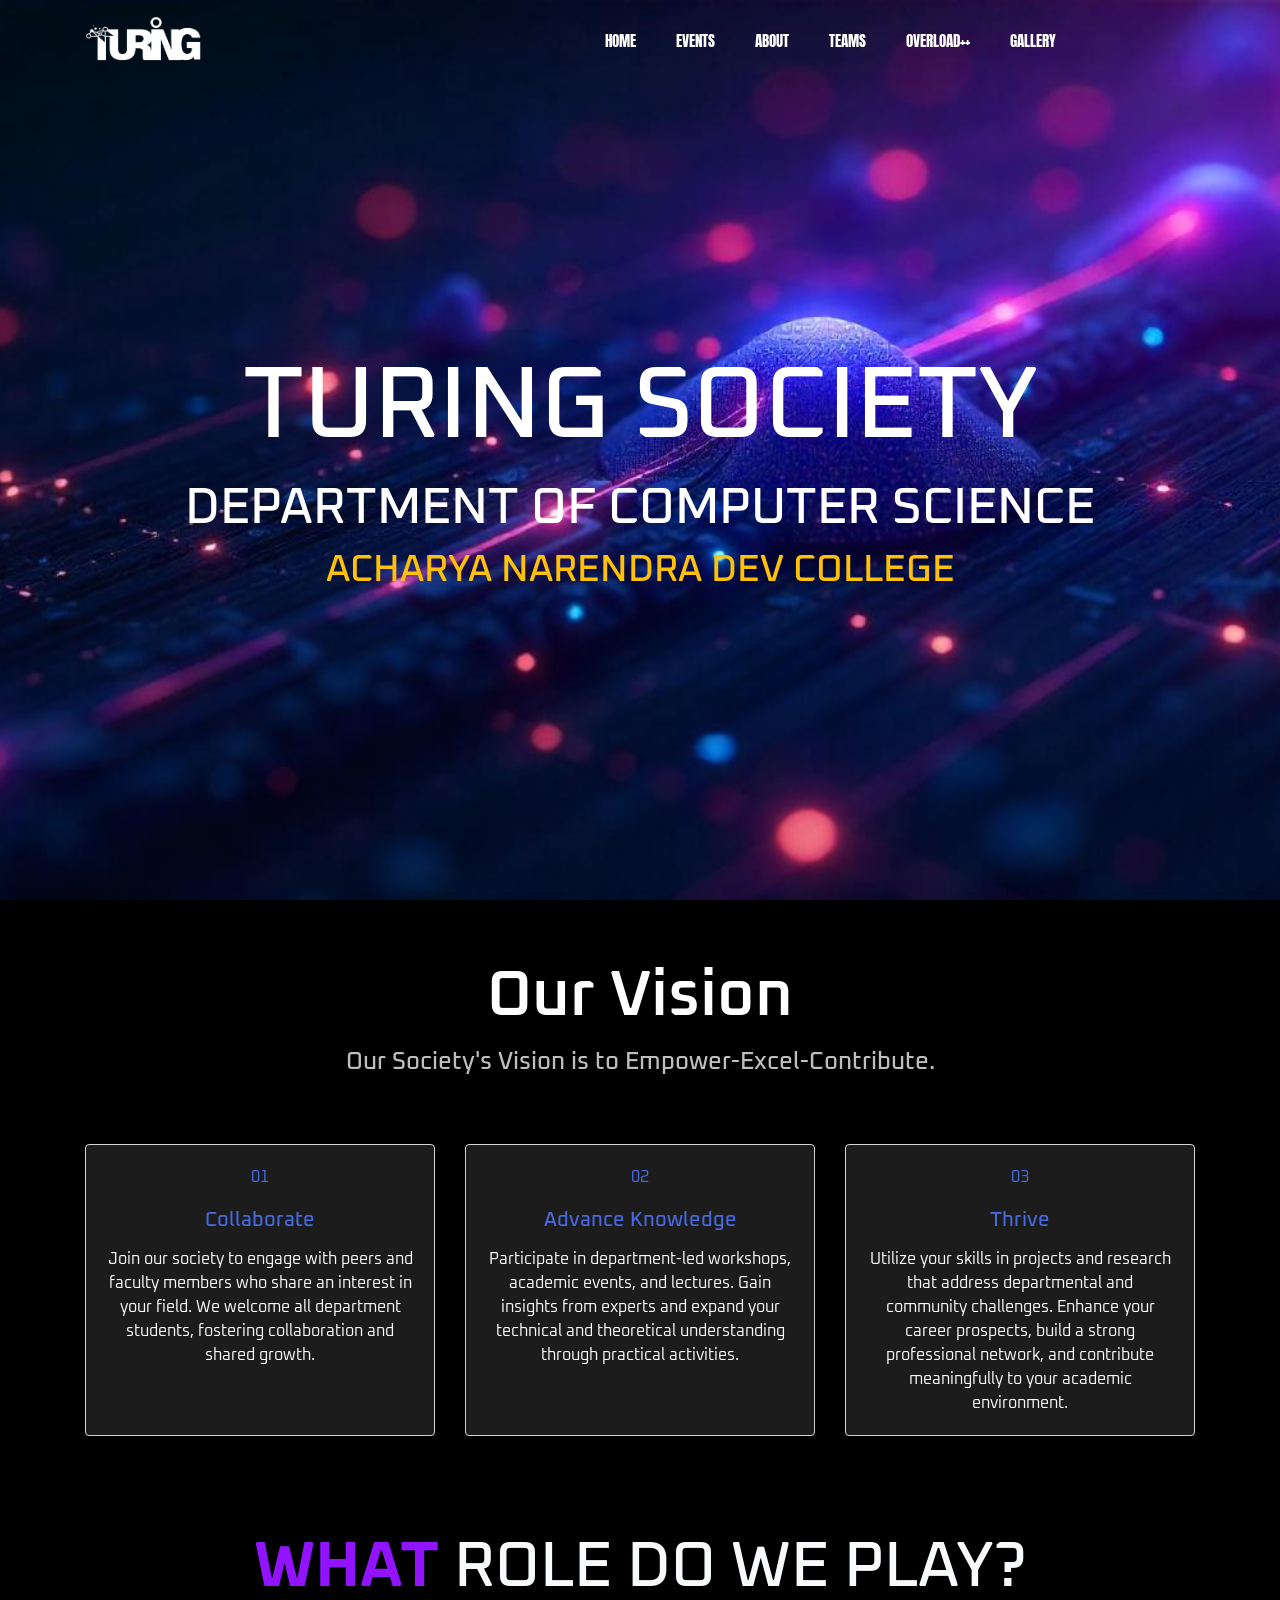
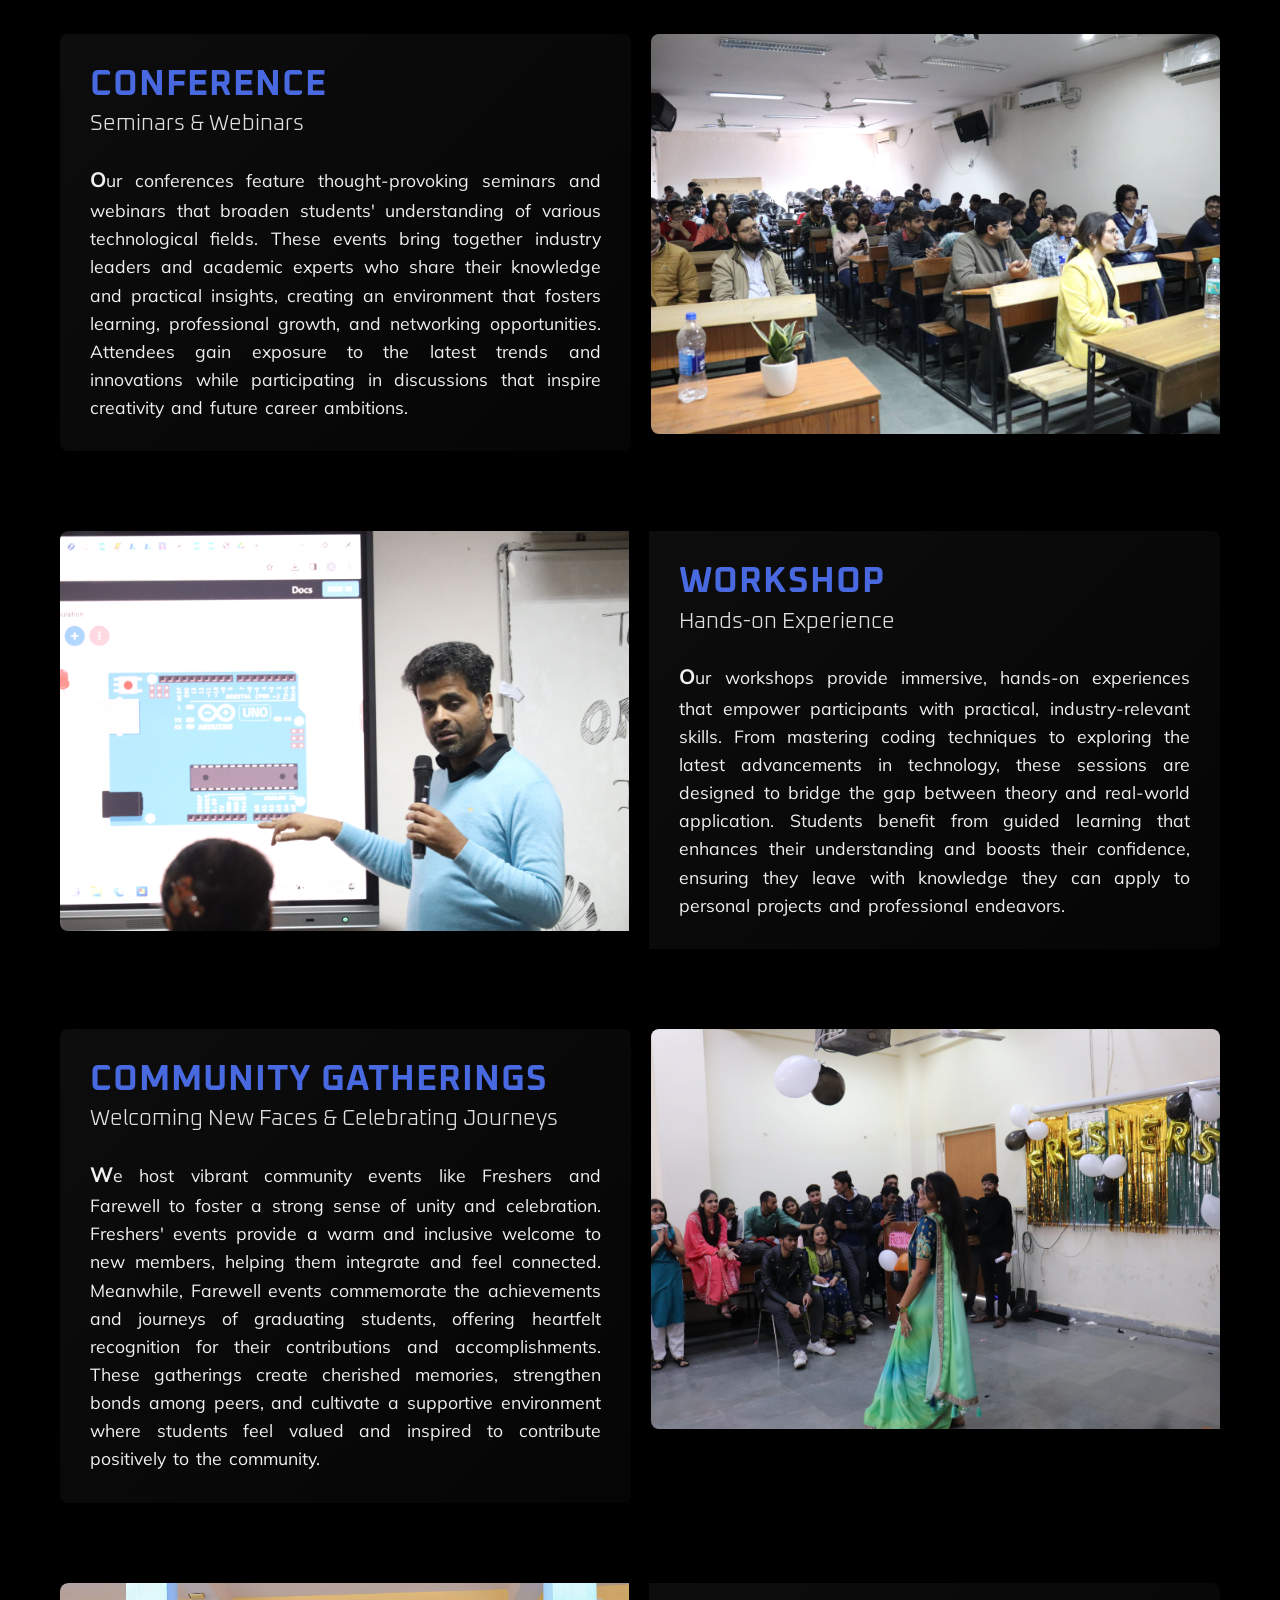
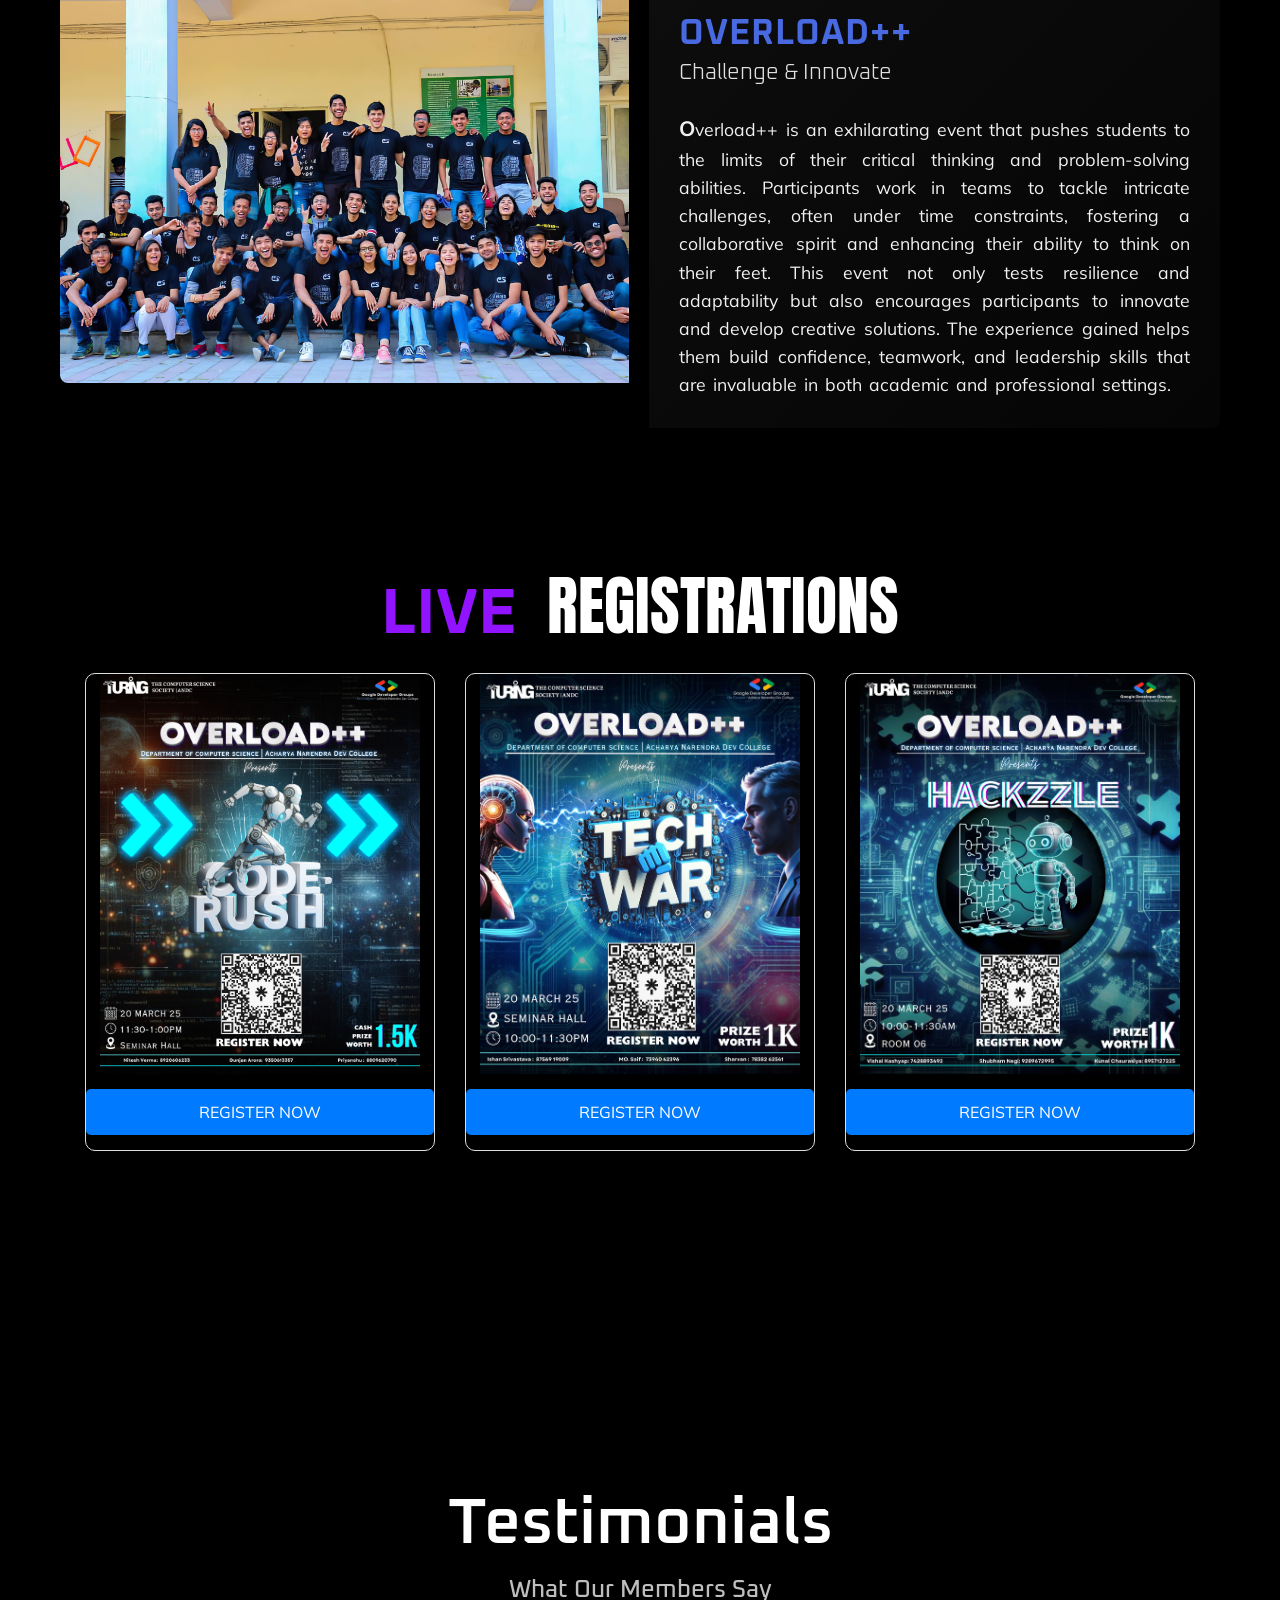
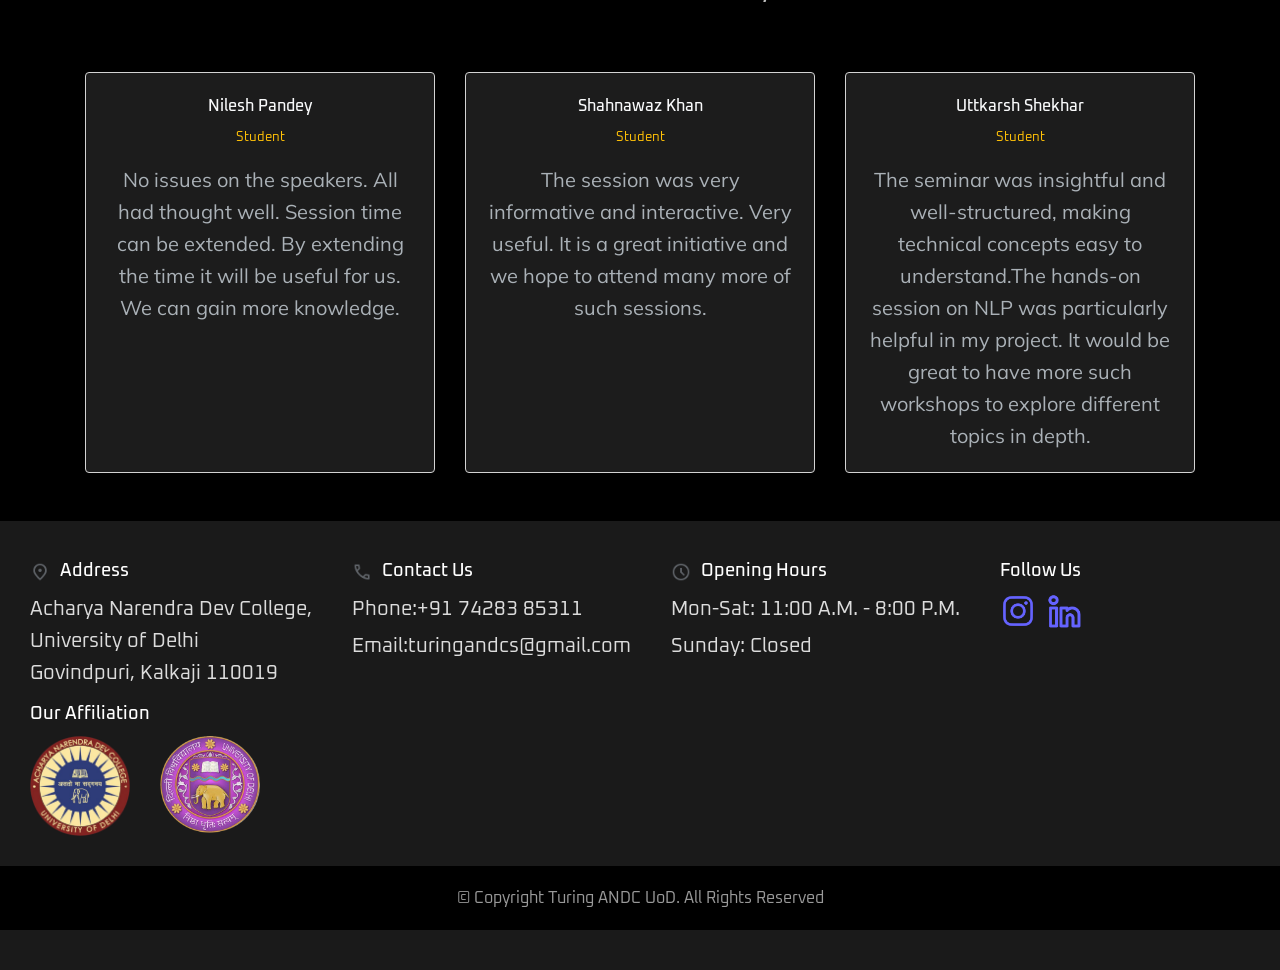
<file: index.html>
<!DOCTYPE html>
<html lang="en">

<head>
  <meta charset="UTF-8" />
  <meta name="viewport" content="width=device-width, initial-scale=1.0" />
  <title>Turing Society</title>

  <link rel="stylesheet" href="css/bootstrap.min.css">
  <link rel="stylesheet" href="css/style.css">
  <link rel="stylesheet" href="./turingcss/newindexstyle.css" />
  <link rel="stylesheet" href="css/owl.carousel.min.css">
  <link rel="stylesheet" href="css/magnific-popup.css">
  <link rel="stylesheet" href="css/font-awesome.min.css">
  <link rel="stylesheet" href="css/themify-icons.css">
  <link rel="stylesheet" href="css/gijgo.css">
  <link rel="stylesheet" href="css/nice-select.css">
  <link rel="stylesheet" href="css/animate.css">
  <link rel="stylesheet" href="css/flaticon.css">
  <link rel="stylesheet" href="css/slicknav.css">
  <link rel="stylesheet" href="css/venobox.css">

  <link rel="apple-touch-icon" sizes="180x180" href="./Assets/favicon_io/apple-touch-icon.png" />
  <link rel="icon" type="image/png" sizes="32x32" href="./Assets/favicon_io/favicon-32x32.png" />
  <link rel="icon" type="image/png" sizes="16x16" href="./Assets/favicon_io/favicon-16x16.png" />
  <link rel="icon" type="image/png" sizes="16x16" href="./Assets/favicon_io/favicon.ico" />
  <link rel="manifest" href="./Assets/favicon_io/site.webmanifest" />
  <link rel="stylesheet" href="css/footer.css">




</head>

<!-- Google tag (gtag.js) -->
<script async src="https://www.googletagmanager.com/gtag/js?id=G-7VES1HDSSF"></script>
<script>
  window.dataLayer = window.dataLayer || [];
  function gtag(){dataLayer.push(arguments);}
  gtag('js', new Date());

  gtag('config', 'G-7VES1HDSSF');
</script>

<body>
  <!-- HTML -->
  <!-- Full-Screen Loader -->
  <div class="loader-overlay">
    <div class="loader"></div>
</div>

  <header>
    <div class="header-area ">
      <div id="sticky-header" class="main-header-area">
        <div class="container">
          <div class="header_bottom_border">
            <div class="row align-items-center">
              <div class="col-xl-4 col-lg-4">
                <div class="logo">
                  <a href="index.html">
                    <img src="img/Turing logo.png" alt="" style="width: 117px;">
                  </a>
                </div>
              </div>
              <div class="col-xl-8 col-lg-8">
                <div class="main-menu  d-none d-lg-block">
                  <nav>
                    <ul id="navigation">
                      <li><a href="index.html">home</a></li>
                      <li><a href="Events.html">Events</a></li>
                      <li><a href="about.html">About</a></li>
                      <li><a href="teams.html">Teams</a></li>
                      <li><a href="overloadpp.html">Overload++</a></li>
                      <li><a href="Gallerycard.html">Gallery</a></li>
                    </ul>
                  </nav>
                </div>
              </div>
              <div class="col-12">
                <div class="mobile_menu d-block d-lg-none"></div>
              </div>
            </div>
          </div>

        </div>
      </div>
    </div>
  </header>

  <div class="slider_area">
    <div class="single_slider d-flex align-items-center slider_bg_1 position-relative vh-100 min-vh-500"
      style="background: url(img/index_banner2.jpeg) no-repeat center center fixed; background-size: cover; animation: zoomIn 1s ease forwards;">
      <div class="container">
        <div class="row align-items-center justify-content-center text-center">
          <div class="col-xl-12">
            <div class="slider_text text-white p-3 position-relative mt-5">
              <h1 class="fw-bold wow slideInLeft" data-wow-duration="1s" data-wow-delay="1"
                style="font-family: 'Oxanium'; font-size: 8vw; color: #fff;">
                TURING SOCIETY
              </h1>
              <h2 class="fw-medium wow fadeInLeft" data-wow-duration="1s" data-wow-delay="1.5s"
                style="font-family: 'Oxanium'; font-size: 4vw; color: #fff">
                DEPARTMENT OF COMPUTER SCIENCE
              </h2>
              <h2 class="fw-medium text-uppercase text-warning wow fadeInRight" data-wow-duration="2s"
                data-wow-delay="1.5s" style="font-family: 'Oxanium'; font-size: 3vw;">
                Acharya Narendra Dev College
              </h2>
            </div>
          </div>
        </div>
      </div>
    </div>
  </div>


  <div id="vision" class="py-5 text-center">
    <div class="container">
      <div class="section-title">Our Vision</div>
      <div class="section-subtitle mb-5 pb-3">Our Society's Vision is to Empower-Excel-Contribute.</div>

      <div class="row g-4">
        <div class="col-md-4">
          <div class="card h-100">
            <div class="card-body">
              <div class="text-primary fw-bold">01</div>
              <div class="card-title mt-3 ">Collaborate</div>
              <div class="mb-0 text-light">Join our society to engage with peers and faculty members who share an
                interest in your field. We welcome all department students, fostering collaboration and shared growth.
              </div>
            </div>
          </div>
        </div>
        <div class="col-md-4">
          <div class="card h-100">
            <div class="card-body">
              <div class="text-primary fw-bold">02</div>
              <div class="card-title mt-3">Advance Knowledge</div>
              <div class="mb-0 text-light">Participate in department-led workshops, academic events, and lectures. Gain
                insights from experts and expand your technical and theoretical understanding through practical
                activities.</div>
            </div>
          </div>
        </div>
        <div class="col-md-4">
          <div class="card h-100">
            <div class="card-body">
              <div class="text-primary fw-bold">03</div>
              <div class="card-title mt-3">Thrive</div>
              <div class="mb-0 text-light">Utilize your skills in projects and research that address departmental and
                community challenges. Enhance your career prospects, build a strong professional network, and contribute
                meaningfully to your academic environment.</div>
            </div>
          </div>
        </div>
      </div>
    </div>
  </div>

  <section id="combined-section" class="combined">
    <div class="combined-heading">
      <h1 class="text-light"><span class="red">What</span>&nbsp;role do we play?</h1>
    </div>

    <div class="sections">
      <div class="boxes">
        <div class="event-name">
          <h6 class="event-title red">Conference</h6>
          <h6 class="event-subtitle">Seminars & Webinars</h6>
          <p>
            Our conferences feature thought-provoking seminars and webinars
            that broaden students' understanding of various technological
            fields. These events bring together industry leaders and academic
            experts who share their knowledge and practical insights, creating
            an environment that fosters learning, professional growth, and
            networking opportunities. Attendees gain exposure to the latest
            trends and innovations while participating in discussions that
            inspire creativity and future career ambitions.
          </p>
        </div>
        <div class="event-img Conference"></div>
      </div>

      <div class="boxes reverse-layout">
        <div class="event-img workshop"></div>
        <div class="event-name">
          <h6 class="event-title red">Workshop</h6>
          <h6 class="event-subtitle">Hands-on Experience</h6>
          <p>
            Our workshops provide immersive, hands-on experiences that empower
            participants with practical, industry-relevant skills. From
            mastering coding techniques to exploring the latest advancements
            in technology, these sessions are designed to bridge the gap
            between theory and real-world application. Students benefit from
            guided learning that enhances their understanding and boosts their
            confidence, ensuring they leave with knowledge they can apply to
            personal projects and professional endeavors.
          </p>
        </div>
      </div>

      <div class="boxes">
        <div class="event-name">
          <h6 class="event-title red">Community Gatherings</h6>
          <h6 class="event-subtitle">
            Welcoming New Faces & Celebrating Journeys
          </h6>
          <p>
            We host vibrant community events like Freshers and Farewell to
            foster a strong sense of unity and celebration. Freshers' events
            provide a warm and inclusive welcome to new members, helping them
            integrate and feel connected. Meanwhile, Farewell events
            commemorate the achievements and journeys of graduating students,
            offering heartfelt recognition for their contributions and
            accomplishments. These gatherings create cherished memories,
            strengthen bonds among peers, and cultivate a supportive
            environment where students feel valued and inspired to contribute
            positively to the community.
          </p>
        </div>
        <div class="event-img freshers"></div>
      </div>

      <div class="boxes reverse-layout">
        <div class="event-img fest"></div>
        <div class="event-name">
          <h6 class="event-title red">Overload++</h6>
          <h6 class="event-subtitle">Challenge & Innovate</h6>
          <p>
            Overload++ is an exhilarating event that pushes students to the
            limits of their critical thinking and problem-solving abilities.
            Participants work in teams to tackle intricate challenges, often
            under time constraints, fostering a collaborative spirit and
            enhancing their ability to think on their feet. This event not
            only tests resilience and adaptability but also encourages
            participants to innovate and develop creative solutions. The
            experience gained helps them build confidence, teamwork, and
            leadership skills that are invaluable in both academic and
            professional settings.
          </p>
        </div>
      </div>
    </div>
  </section>

  <section class="upcoming-events">
    <h2><span class="red">Live</span> &nbsp;Registrations</h2>
    <div class="container">
      <div class="row justify-content-center">
        
        <div class="col-md-6 col-lg-4 mb-4">
          <div class="upcoming-event-card">
            <div class="upcoming-event-img"
              style="background-image: url('img/program_details/4.jpg'); background-size: contain; background-repeat: no-repeat;">
            </div>
            <a href="Coderush.html" class="btn btn-custom d-block">Register Now</a>
          </div>
        </div>


        <div class="col-md-6 col-lg-4 mb-4">
          <div class="upcoming-event-card">
            <div class="upcoming-event-img"
              style="background-image: url('img/program_details/3.jpg'); background-size: contain; background-repeat: no-repeat;">
            </div>
            <a href="TechWar.html" class="btn btn-custom d-block">Register Now</a>
          </div>
        </div>


        <div class="col-md-6 col-lg-4 mb-4">
          <div class="upcoming-event-card">
            <div class="upcoming-event-img"
              style="background-image: url('img/program_details/2.jpg'); background-size: contain; background-repeat: no-repeat;">
            </div>
            <a href="Hackzzle.html" class="btn btn-custom d-block">Register Now</a>
          </div>
        </div>

      </div>
    </div>
  </section>

  <div id="testimonial" class="py-5 text-center">
    <div class="container">
      <div class="section-title">Testimonials</div>
      <div class="section-subtitle mb-5 pb-3">What Our Members Say</div>
      <div class="row g-4">
        <div class="col-md-4">
          <div class="card h-100">
            <div class="card-body">
              <h6 class="mt-1 text-light">Nilesh Pandey</h6>
              <small class="text-warning">Student</small>
              <p class="mt-3">No issues on the speakers. All had thought well. Session time can be extended. By
                extending the time it will be useful for us. We can gain more knowledge.</p>
            </div>
          </div>
        </div>
        <div class="col-md-4">
          <div class="card h-100">
            <div class="card-body">
              <h6 class="mt-1 text-light">Shahnawaz Khan</h6>
              <small class="text-warning">Student</small>
              <p class="mt-3">The session was very informative and interactive. Very useful. It is a great initiative
                and we hope to attend many more of such sessions.</p>
            </div>
          </div>
        </div>
        <div class="col-md-4">
          <div class="card h-100">
            <div class="card-body">
              <h6 class="mt-1 text-light">Uttkarsh Shekhar</h6>
              <small class="text-warning">Student</small>
              <p class="mt-3">The seminar was insightful and well-structured, making technical concepts easy to
                understand.The hands-on session on NLP was particularly helpful in my project. It would be great to have
                more such workshops to explore different topics in depth.</p>
            </div>
          </div>
        </div>
      </div>
    </div>
  </div>


  <!-- footer_start  -->
  <footer class="footer">
    <div class="footer-container">
        <!-- Address -->
        <div class="footer-column">
            <h3>
                <img src="img/Footer/location.png" class="icon" alt="Address" />
                Address
            </h3>
            <p>
                Acharya Narendra Dev College,<br />University of Delhi<br />Govindpuri,
                Kalkaji 110019
            </p>
        </div>

        <!-- Contact Us -->
        <div class="footer-column">
            <h3>
                <img src="img/Footer/Call.png" class="icon" alt="Address" />Contact
                Us
            </h3>
            <p>Phone:<a href="tel:+91 74283 85311">+91 74283 85311</a></p>
            <p>Email:<a href="mailto:turingandcs@gmail.com.com">turingandcs@gmail.com</a></p>
        </div>

        <!-- Opening Hours -->
        <div class="footer-column">
            <h3>
                <img src="img/Footer/clock.png" class="icon" alt="Address" />Opening
                Hours
            </h3>
            <p>Mon-Sat: 11:00 A.M. - 8:00 P.M.</p>
            <p>Sunday: Closed</p>
        </div>

        <!-- Follow Us -->
        <div class="footer-column">
            <h3>Follow Us</h3>
            <div class="social-icons-footer">
                <a href="https://www.instagram.com/turing.andc?igsh=Z2dqNzlydWR1MjR2"><img
                        src="img/Footer/Instagram.png" class="fa fa-instagram" alt="Address" />
                </a>
                <a href="#"><img src="img/Footer/Linkedin.png" class="fa fa-linkedin" alt="Address" /></a>
            </div>
        </div>

        <!-- College and University Logos Section -->
        <div class="footer-column">
            <h3>Our Affiliation</h3>
            <div class="logo-container">
                <a href="https://www.andcollege.du.ac.in/#"><img src="img/Footer/ANDC.png"
                        alt="Acharya Narendra Dev College Logo" class="footer-logo" /></a>
                <a href="https://www.du.ac.in/"><img src="img/Footer/DU.png" alt="University of Delhi Logo"
                        class="footer-logo" /></a>
            </div>
        </div>
    </div>

    <!-- Bottom Footer -->
    <div class="footer-bottom">
        &copy; Copyright Turing ANDC UoD. All Rights Reserved
    </div>
</footer>
<!-- footer_end  -->

  <script src="js/vendor/modernizr-3.5.0.min.js"></script>
  <script src="js/vendor/jquery-1.12.4.min.js"></script>
  <script src="js/popper.min.js"></script>
  <script src="js/bootstrap.min.js"></script>
  <script src="bootstrap/js/bootstrap.bundle.min.js"></script>
  <script src="js/owl.carousel.min.js"></script>
  <script src="js/isotope.pkgd.min.js"></script>
  <script src="js/ajax-form.js"></script>
  <script src="js/waypoints.min.js"></script>
  <script src="js/jquery.counterup.min.js"></script>
  <script src="js/imagesloaded.pkgd.min.js"></script>
  <script src="js/scrollIt.js"></script>
  <script src="js/jquery.scrollUp.min.js"></script>
  <script src="js/wow.min.js"></script>
  <script src="js/gijgo.min.js"></script>
  <script src="js/nice-select.min.js"></script>
  <script src="js/jquery.slicknav.min.js"></script>
  <script src="js/jquery.magnific-popup.min.js"></script>
  <script src="js/tilt.jquery.js"></script>
  <script src="js/plugins.js"></script>


  <script src="js/main.js"></script>

</body>

</html>
</file>
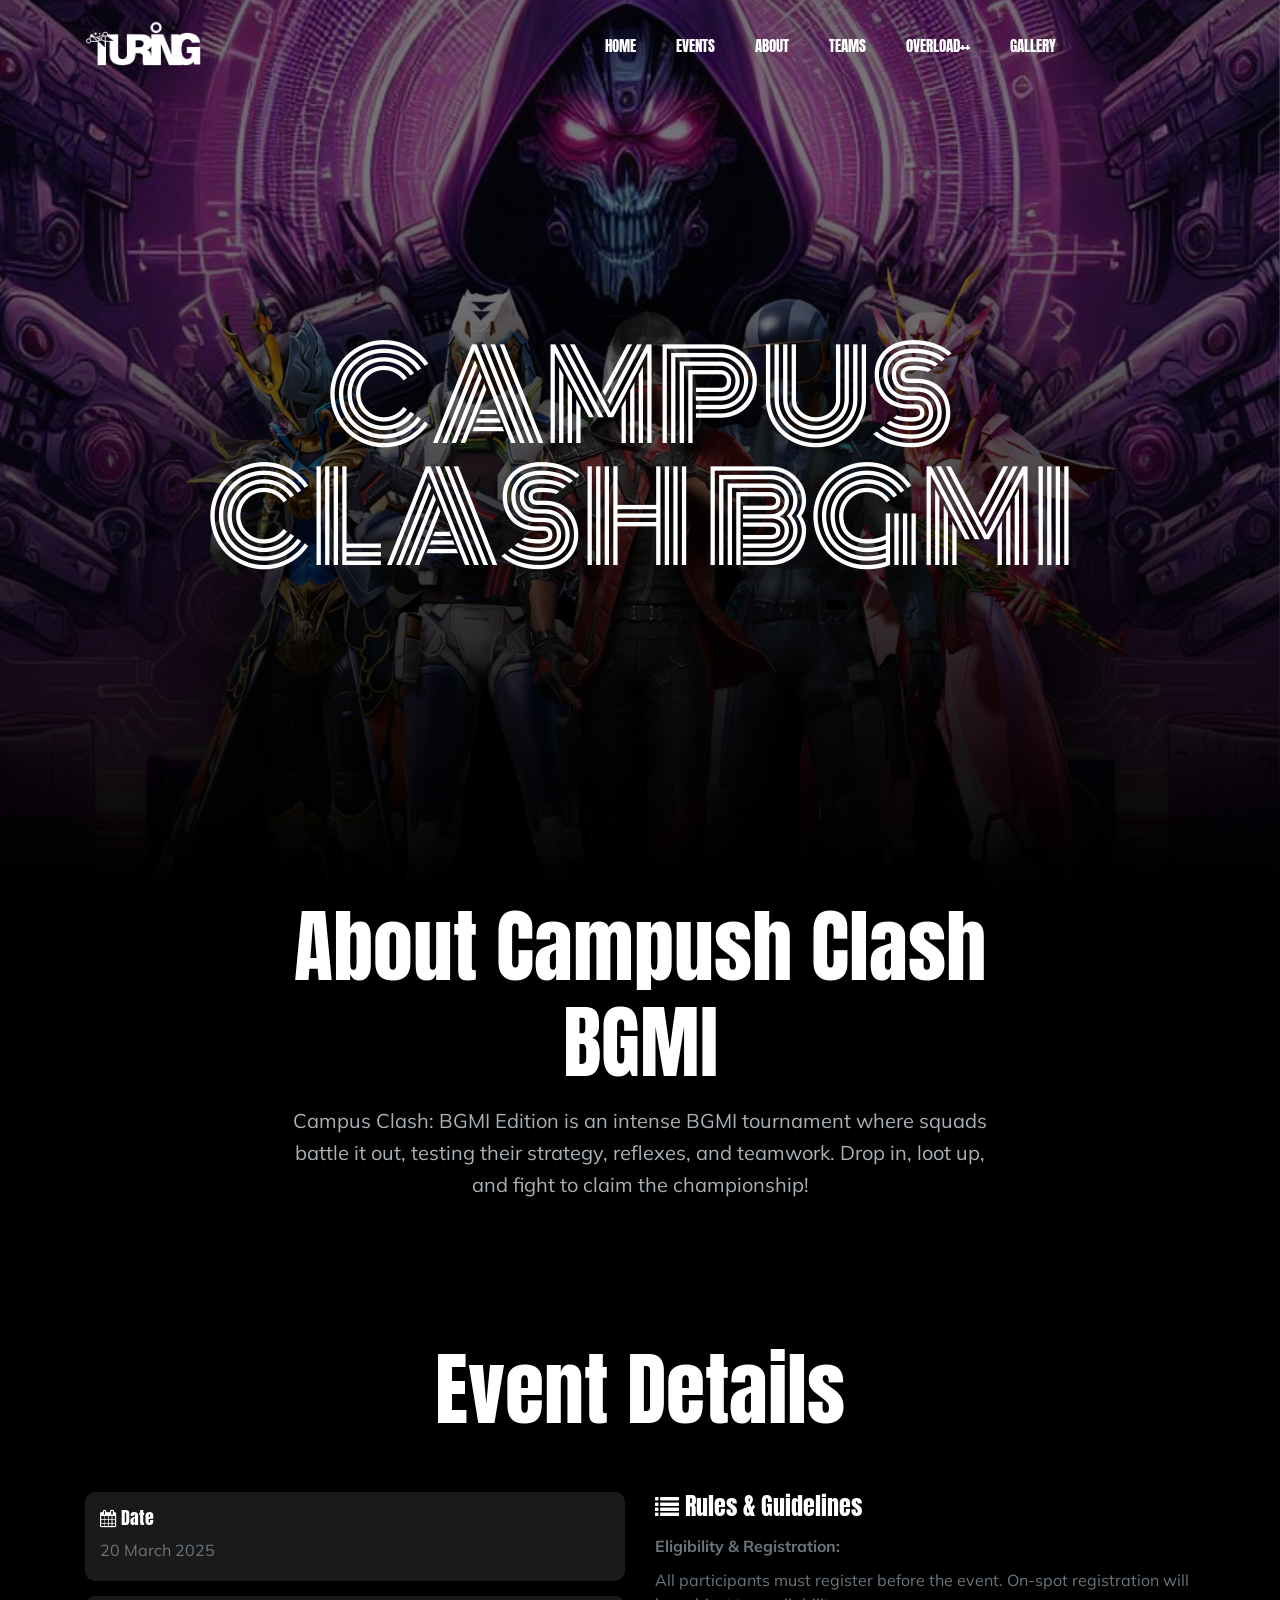
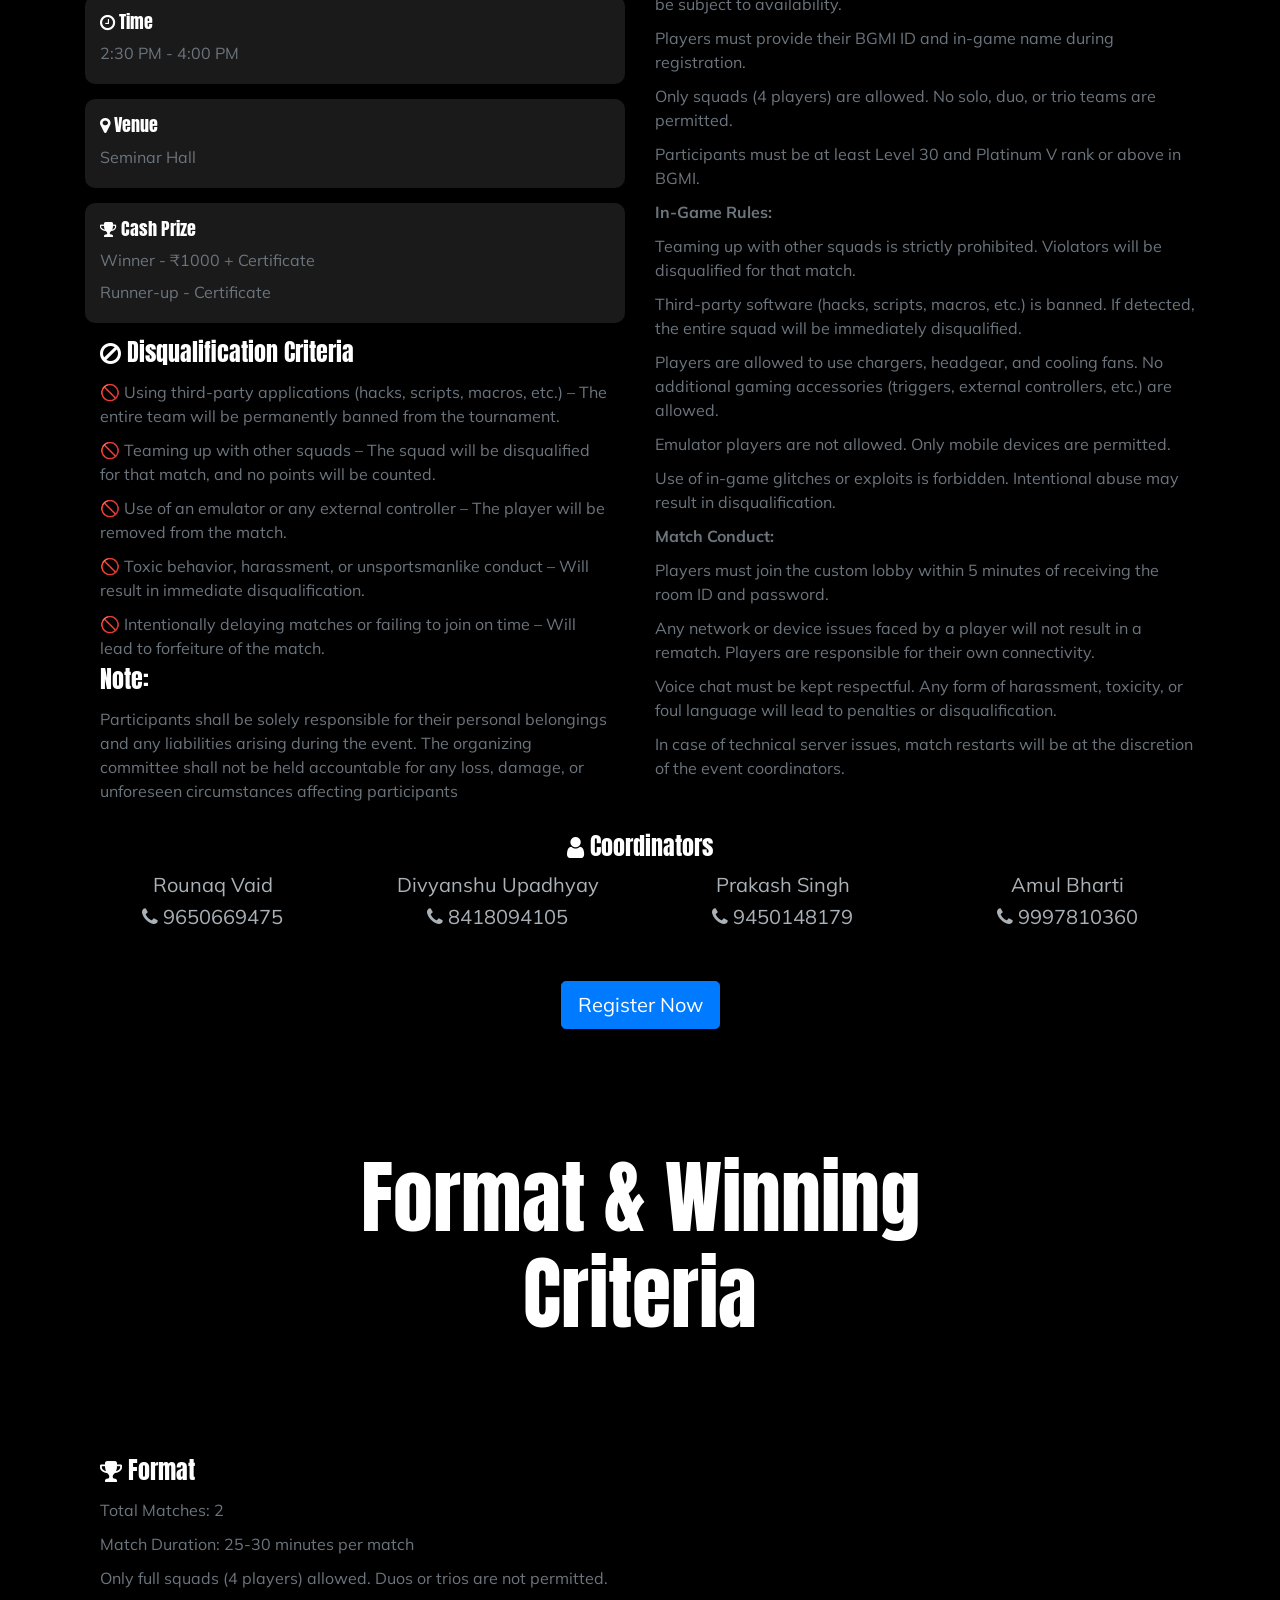
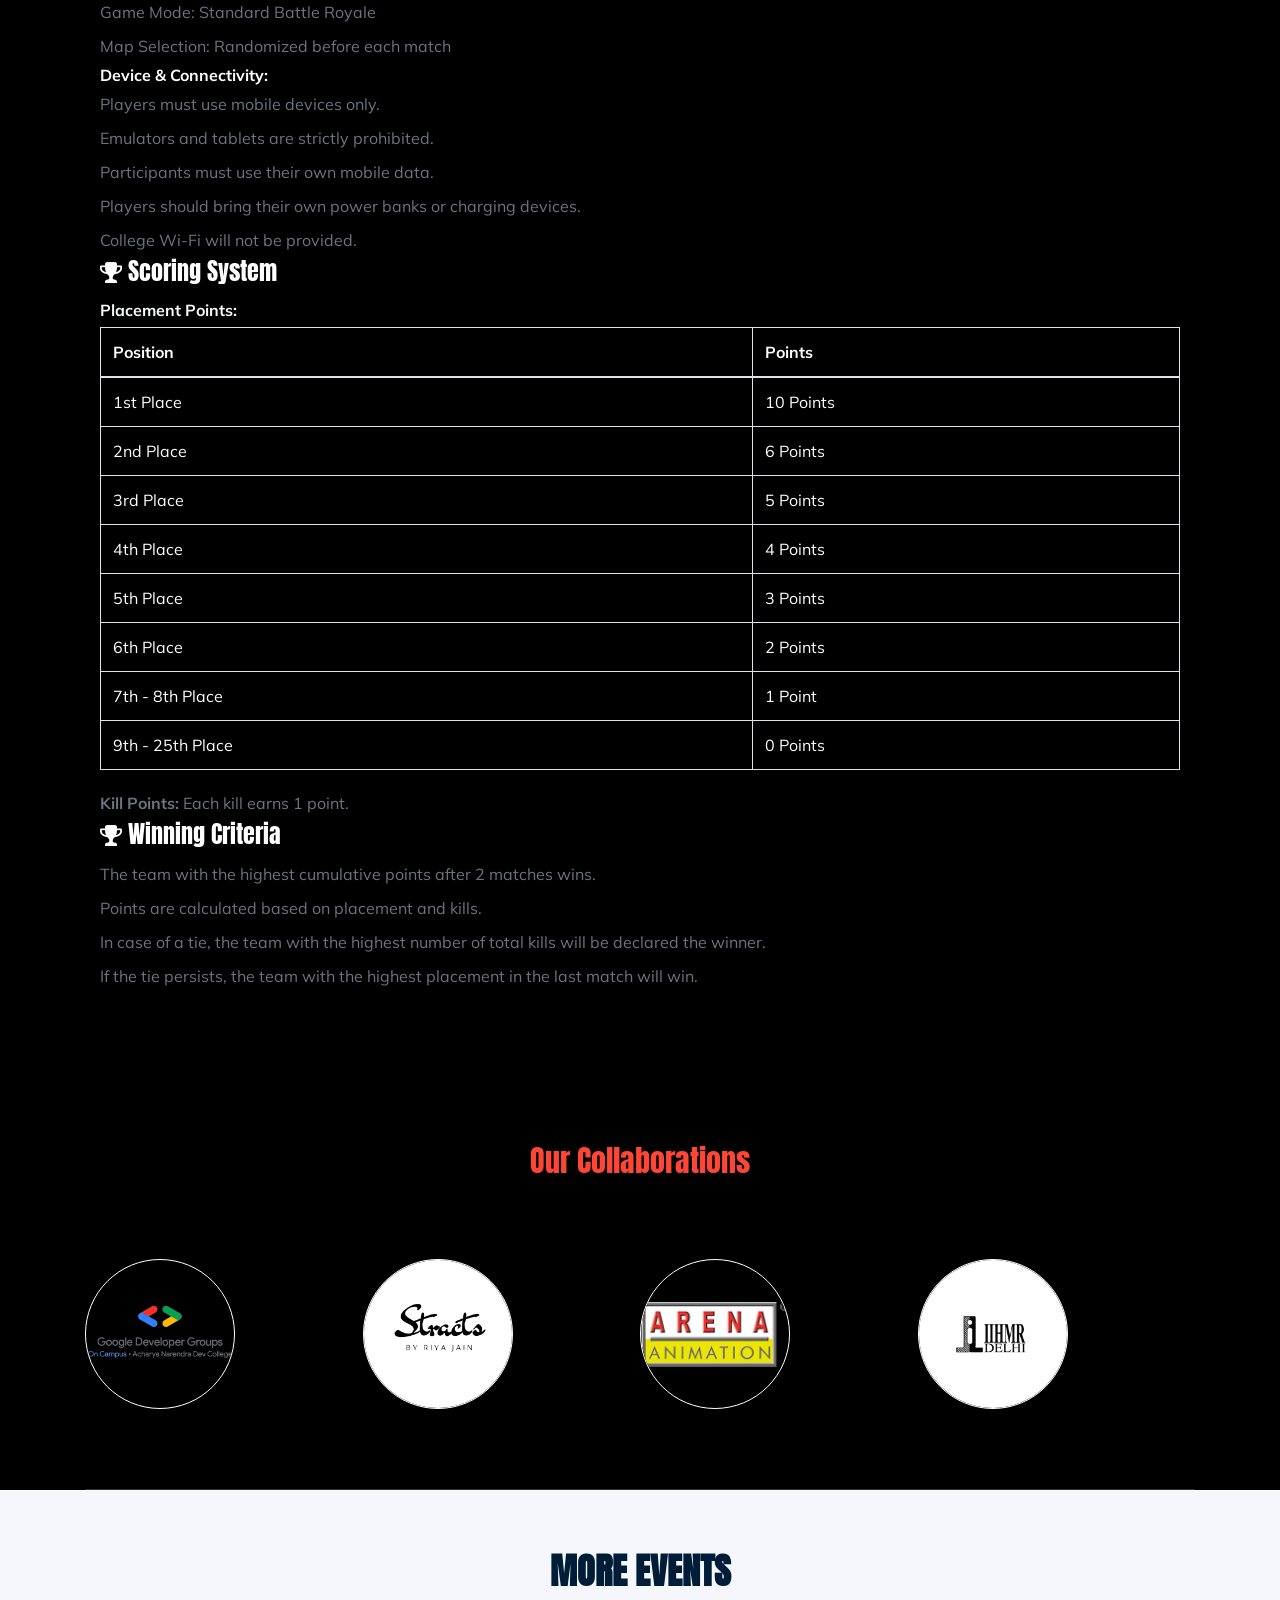
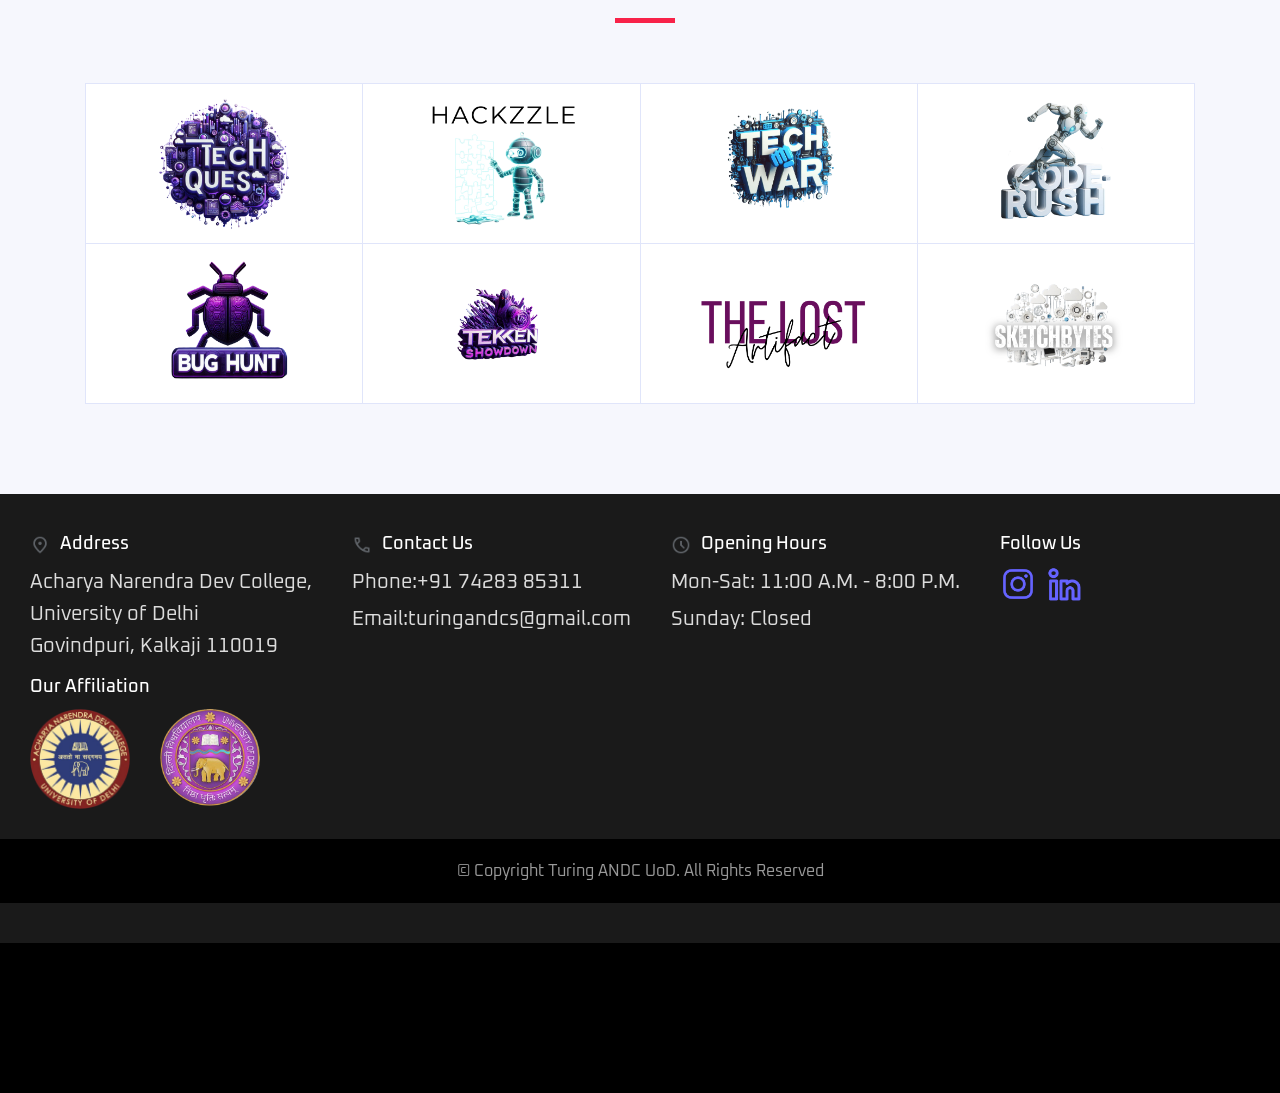
<file: BGMI.html>
<!doctype html>
<html class="no-js" lang="zxx">

<head>
   <meta charset="utf-8">
   <meta http-equiv="x-ua-compatible" content="ie=edge">
   <title>Campush Clash BGMI | Overload++ 2025</title>
   <meta name="description" content="">
   <meta name="viewport" content="width=device-width, initial-scale=1">

   <!-- <link rel="manifest" href="site.webmanifest"> -->
   <link rel="apple-touch-icon" sizes="180x180" href="img/favicon_io/apple-touch-icon.png" />
   <link rel="icon" type="image/png" sizes="32x32" href="img/favicon_io/favicon-32x32.png" />
   <link rel="icon" type="image/png" sizes="16x16" href="img/favicon_io/favicon-16x16.png" />
   <link rel="icon" type="image/png" sizes="16x16" href="img/favicon_io/favicon.ico" />
   <link rel="manifest" href="img/favicon_io/site.webmanifest" />
   <!-- Place favicon.ico in the root directory -->

   <!-- CSS here -->
   <link rel="stylesheet" href="css/bootstrap.min.css">
   <link rel="stylesheet" href="css/owl.carousel.min.css">
   <link rel="stylesheet" href="css/magnific-popup.css">
   <link rel="stylesheet" href="css/font-awesome.min.css">
   <link rel="stylesheet" href="css/themify-icons.css">
   <link rel="stylesheet" href="css/gijgo.css">
   <link rel="stylesheet" href="css/nice-select.css">
   <link rel="stylesheet" href="css/animate.css">
   <link rel="stylesheet" href="css/flaticon.css">
   <link rel="stylesheet" href="css/slicknav.css">
   <link rel="stylesheet" href="css/footer.css">

   <style>
      .event-details-area {
         padding: 60px 0;
      }

      .single_event_detail {
         background: rgba(255, 255, 255, 0.1);
         padding: 15px;
         border-radius: 10px;
         margin-bottom: 15px;
      }

      .single_event_detail h4 {
         font-size: 18px;
         margin-bottom: 5px;
      }

      .single_event_detail p {
         margin: 0;
         font-size: 16px;
      }

      ul {
         list-style-type: none;
         padding-left: 0;
      }

      ul li {
         padding: 5px 0;
      }
   </style>

   <link rel="stylesheet" href="css/style.css">

   <!-- <link rel="stylesheet" href="css/responsive.css"> -->
</head>

<!-- Google tag (gtag.js) -->
<script async src="https://www.googletagmanager.com/gtag/js?id=G-7VES1HDSSF"></script>
<script>
  window.dataLayer = window.dataLayer || [];
  function gtag(){dataLayer.push(arguments);}
  gtag('js', new Date());

  gtag('config', 'G-7VES1HDSSF');
</script>

<body>
   <!--[if lte IE 9]>
            <p class="browserupgrade">You are using an <strong>outdated</strong> browser. Please <a href="https://browsehappy.com/">upgrade your browser</a> to improve your experience and security.</p>
        <![endif]-->

          <!-- Full-Screen Loader -->
    <div class="loader-overlay">
      <div class="loader"></div>
  </div>

   <!-- header-start -->
   <header>
      <div class="header-area ">
         <div id="sticky-header" class="main-header-area">
            <div class="container">
               <div class="header_bottom_border">
                  <div class="row align-items-center">
                     <div class="col-xl-4 col-lg-4">
                        <div class="logo">
                           <a href="index.html">
                              <img src="img/Turing logo.png" alt="" style="width: 117px;">
                           </a>
                        </div>
                     </div>
                     <div class="col-xl-8 col-lg-8">
                        <div class="main-menu  d-none d-lg-block">
                           <nav>
                              <ul id="navigation">
                                 <li><a href="index.html">home</a></li>
                                 <li><a href="Events.html">Events</a></li>
                                 <li><a href="about.html">About</a></li>
                                 <li><a href="teams.html">Teams</a></li>
                                 <li><a href="overloadpp.html">Overload++</a></li>
                                 <li><a href="Gallerycard.html">Gallery</a></li>
                              </ul>
                           </nav>
                        </div>
                     </div>
                     <div class="col-12">
                        <div class="mobile_menu d-block d-lg-none"></div>
                     </div>
                  </div>
               </div>

            </div>
         </div>
      </div>
   </header>
   <!-- header-end -->

   <!-- slider_area_start -->
   <div class="slider_area">
      <div class="single_slider  d-flex align-items-center slider_bg_bgmi overlay">
         <div class="container">
            <div class="row align-items-center justify-content-center">
               <div class="col-xl-12">
                  <div class="slider_text text-center">
                     <h3 class="wow fadeInLeft" data-wow-duration="1s" data-wow-delay=".4s">Campus Clash BGMI</h3>
                  </div>
               </div>
            </div>
         </div>
      </div>
   </div>
   <!-- slider_area_end -->

   <!-- about_area_start  -->
   <div class="about_area black_bg">
      <div class="container">
         <div class="row justify-content-center">
            <div class="col-lg-8">
               <div class="section_title text-center mb-80">
                  <h3 class="wow fadeInRight" data-wow-duration="1s" data-wow-delay=".3s">About Campush Clash BGMI</h3>
                  <p class="wow fadeInRight" data-wow-duration="1s" data-wow-delay=".4s">Campus Clash: BGMI Edition is
                     an intense BGMI tournament where squads battle it out, testing their strategy, reflexes, and
                     teamwork. Drop in, loot up, and fight to claim the championship!</p>
               </div>
            </div>
         </div>
         <!-- BGMI -->
         <div class="container event-details-area black_bg">
            <div class="row justify-content-center">
               <div class="col-lg-8">
                  <div class="section_title text-center mb-5">
                     <h3 class="text-white">Event Details</h3>
                  </div>
               </div>
            </div>

            <div class="row justify-content-center">
               <div class="col-md-6">
                  <div class="single_event_detail">
                     <h4 class="text-white"><i class="fa fa-calendar"></i> Date</h4>
                     <p class="text-muted">20 March 2025</p>
                  </div>
                  <div class="single_event_detail">
                     <h4 class="text-white"><i class="fa fa-clock-o"></i> Time</h4>
                     <p class="text-muted">2:30 PM - 4:00 PM</p>
                  </div>
                  <div class="single_event_detail">
                     <h4 class="text-white"><i class="fa fa-map-marker"></i> Venue</h4>
                     <p class="text-muted">Seminar Hall</p>
                  </div>
                  <div class="single_event_detail">
                     <h4 class="text-white"><i class="fa fa-trophy"></i> Cash Prize</h4>
                     <p class="text-muted">Winner - ₹1000 + Certificate<br>Runner-up - Certificate</p>
                  </div>

                  <div class="col-md-12">
                     <h4 class="text-white"><i class="fa fa-ban"></i> Disqualification Criteria</h4>
                     <ul class="text-muted">
                        <li>🚫 Using third-party applications (hacks, scripts, macros, etc.) – The entire team will be
                           permanently banned from the tournament.</li>
                        <li>🚫 Teaming up with other squads – The squad will be disqualified for that match, and no
                           points will be counted.</li>
                        <li>🚫 Use of an emulator or any external controller – The player will be removed from the
                           match.</li>
                        <li>🚫 Toxic behavior, harassment, or unsportsmanlike conduct – Will result in immediate
                           disqualification.</li>
                        <li>🚫 Intentionally delaying matches or failing to join on time – Will lead to forfeiture of
                           the match.</li>
                        <h4 class="text-white">Note:</h4>
                        <li>Participants shall be solely responsible for their personal belongings and any liabilities
                           arising during the event. The organizing committee shall not be held accountable for any
                           loss, damage, or unforeseen circumstances affecting participants </li>
                     </ul>
                  </div>

               </div>

               <div class="col-md-6">
                  <h4 class="text-white"><i class="fa fa-list"></i> Rules & Guidelines</h4>
                  <ul class="text-muted">
                     <li><strong>Eligibility & Registration:</strong></li>
                     <ul>
                        <li>All participants must register before the event. On-spot registration will be subject to
                           availability.</li>
                        <li>Players must provide their BGMI ID and in-game name during registration.</li>
                        <li>Only squads (4 players) are allowed. No solo, duo, or trio teams are permitted.</li>
                        <li>Participants must be at least Level 30 and Platinum V rank or above in BGMI.</li>
                     </ul>

                     <li><strong>In-Game Rules:</strong></li>
                     <ul>
                        <li>Teaming up with other squads is strictly prohibited. Violators will be disqualified for that
                           match.</li>
                        <li>Third-party software (hacks, scripts, macros, etc.) is banned. If detected, the entire squad
                           will be immediately disqualified.</li>
                        <li>Players are allowed to use chargers, headgear, and cooling fans. No additional gaming
                           accessories (triggers, external controllers, etc.) are allowed.</li>
                        <li>Emulator players are not allowed. Only mobile devices are permitted.</li>
                        <li>Use of in-game glitches or exploits is forbidden. Intentional abuse may result in
                           disqualification.</li>
                     </ul>

                     <li><strong>Match Conduct:</strong></li>
                     <ul>
                        <li>Players must join the custom lobby within 5 minutes of receiving the room ID and password.
                        </li>
                        <li>Any network or device issues faced by a player will not result in a rematch. Players are
                           responsible for their own connectivity.</li>
                        <li>Voice chat must be kept respectful. Any form of harassment, toxicity, or foul language will
                           lead to penalties or disqualification.</li>
                        <li>In case of technical server issues, match restarts will be at the discretion of the event
                           coordinators.</li>
                     </ul>
                  </ul>
               </div>

            </div>

            <div class="row justify-content-center mt-4">
               <div class="col-lg-12">
                  <h4 class="text-white text-center"><i class="fa fa-user"></i> Coordinators</h4>
                  <div class="row text-center text-muted">
                     <div class="col-md-3">
                        <p>Rounaq Vaid</p>
                        <p><i class="fa fa-phone"></i> 9650669475</p>
                     </div>
                     <div class="col-md-3">
                        <p>Divyanshu Upadhyay</p>
                        <p><i class="fa fa-phone"></i> 8418094105</p>
                     </div>
                     <div class="col-md-3">
                        <p>Prakash Singh</p>
                        <p><i class="fa fa-phone"></i> 9450148179</p>
                     </div>
                     <div class="col-md-3">
                        <p>Amul Bharti</p>
                        <p><i class="fa fa-phone"></i> 9997810360</p>
                     </div>
                  </div>
               </div>
            </div>

            <div class="row justify-content-center mt-5">
               <div class="col-lg-6 text-center">
                  <a href="https://linktr.ee/Turing_Society?utm_source=linktree_profile_share&ltsid=f14a1b6a-6d64-4dab-b6c0-368ab4116e5e"
                     class="btn btn-primary btn-lg">Register Now</a>
               </div>
            </div>
         </div>

         <div class="container event-details-area black_bg">
            <div class="row justify-content-center">
               <div class="col-lg-8">
                  <div class="section_title text-center mb-5">
                     <h3 class="text-white">Format & Winning Criteria</h3>
                  </div>
               </div>
            </div>
         </div>

         <div class="col-md-12">
            <ul class="text-muted">
               <h4 class="text-white"><i class="fa fa-trophy"></i> Format</h4>
               <ul>
                  <li>Total Matches: 2</li>
                  <li>Match Duration: 25-30 minutes per match</li>
                  <li>Only full squads (4 players) allowed. Duos or trios are not permitted.</li>
                  <li>Game Mode: Standard Battle Royale</li>
                  <li>Map Selection: Randomized before each match</li>
               </ul>

               <strong class="text-white">Device & Connectivity:</strong></li>
               <ul>
                  <li>Players must use mobile devices only.</li>
                  <li>Emulators and tablets are strictly prohibited.</li>
                  <li>Participants must use their own mobile data.</li>
                  <li>Players should bring their own power banks or charging devices.</li>
                  <li>College Wi-Fi will not be provided.</li>
               </ul>

               <h4 class="text-white"><i class="fa fa-trophy"></i> Scoring System</h4>
               <ul>
                  <li class="text-light"><strong>Placement Points:</strong></li>
                  <table class="table table-bordered text-white">
                     <thead>
                        <tr>
                           <th>Position</th>
                           <th>Points</th>
                        </tr>
                     </thead>
                     <tbody>
                        <tr>
                           <td>1st Place</td>
                           <td>10 Points</td>
                        </tr>
                        <tr>
                           <td>2nd Place</td>
                           <td>6 Points</td>
                        </tr>
                        <tr>
                           <td>3rd Place</td>
                           <td>5 Points</td>
                        </tr>
                        <tr>
                           <td>4th Place</td>
                           <td>4 Points</td>
                        </tr>
                        <tr>
                           <td>5th Place</td>
                           <td>3 Points</td>
                        </tr>
                        <tr>
                           <td>6th Place</td>
                           <td>2 Points</td>
                        </tr>
                        <tr>
                           <td>7th - 8th Place</td>
                           <td>1 Point</td>
                        </tr>
                        <tr>
                           <td>9th - 25th Place</td>
                           <td>0 Points</td>
                        </tr>
                     </tbody>
                  </table>
                  <li><strong>Kill Points:</strong> Each kill earns 1 point.</li>
               </ul>

               <h4 class="text-white"><i class="fa fa-trophy"></i> Winning Criteria</h4>
               <ul>
                  <li>The team with the highest cumulative points after 2 matches wins.</li>
                  <li>Points are calculated based on placement and kills.</li>
                  <li>In case of a tie, the team with the highest number of total kills will be declared the winner.
                  </li>
                  <li>If the tie persists, the team with the highest placement in the last match will win.</li>
               </ul>
            </ul>
         </div>


      </div>
      <!-- about_area_end  -->










      <!-- brand_area_start  -->
      <div class="brand_area black_bg">
         <div class="container">
            <div class="row">
               <div class="col-lg-12">
                  <div class="section_title text-center mb-80">
                     <h4 class="wow fadeInRight" data-wow-duration="1s" data-wow-delay=".3s">Our Collaborations</h4>
                  </div>
               </div>
            </div>
            <div class="row">
               <div class="col-lg-12">
                  <div class="brand_wrap">
                     <div class="brand_active owl-carousel">
                        <div class="single_brand text-center">
                           <a href="https://gdg-andc.vercel.app/"><img src="img/brand/1.png" alt=""></a>
                        </div>
                        <div class="single_brand text-center">
                           <a href="https://stractsbyriya.com/"><img src="img/brand/2.png" alt=""></a>
                        </div>
                        <div class="single_brand text-center">
                           <a href="https://arenakalkaji.com/"><img src="img/brand/3.png" alt=""></a>
                        </div>
                        <div class="single_brand text-center">
                           <a href="https://www.iihmrdelhi.edu.in/"><img src="img/brand/4.png" alt=""></a>
                        </div>
                        <div class="single_brand text-center">
                           <a href="https://www.instagram.com/du_campus_diary/"><img src="img/brand/5.jpg" alt=""></a>
                        </div>
                        <div class="single_brand text-center">
                           <a href="https://www.theeducationtree.com/"><img src="img/brand/6.jpg" alt=""></a>
                        </div>
                        <div class="single_brand text-center">
                           <a href="https://www.instagram.com/du.fest/"><img src="img/brand/7.jpg" alt=""></a>
                        </div>
                        <div class="single_brand text-center">
                           <a href="https://www.instagram.com/du_fest_/"><img src="img/brand/8.jpg" alt=""></a>
                        </div>
                        <div class="single_brand text-center">
                           <a href="https://www.instagram.com/duconnection/"><img src="img/brand/9.jpg" alt=""></a>
                        </div>
                        <div class="single_brand text-center">
                           <a href="https://www.instagram.com/andcians.du/"><img src="img/brand/10.jpg" alt=""></a>
                        </div>
                        <div class="single_brand text-center">
                           <a href="https://interviewbuddy.net/"><img src="img/brand/11.png" alt=""></a>
                        </div>
                     </div>
                  </div>
               </div>
            </div>
         </div>
      </div>
      <!-- brand_area_end  -->

      <section id="sponsors" class="section-with-bg wow fadeInUp">

         <div class="container">
            <div class="section-header">
               <h2>More Events</h2>
            </div>

            <div class="row no-gutters sponsors-wrap clearfix">

               <div class="col-lg-3 col-md-4 col-xs-6">
                  <a href="Techquest.html">
                     <div class="sponsor-logo">
                        <img src="img/sponsors/1.png" class="img-fluid" alt="">
                     </div>
                  </a>
               </div>

               <div class="col-lg-3 col-md-4 col-xs-6">
                  <a href="Hackzzle.html">
                     <div class="sponsor-logo">
                        <img src="img/sponsors/2.png" class="img-fluid" alt="">
                     </div>
                  </a>
               </div>

               <div class="col-lg-3 col-md-4 col-xs-6">
                  <a href="TechWar.html">
                     <div class="sponsor-logo">
                        <img src="img/sponsors/3.png" class="img-fluid" alt="">
                     </div>
                  </a>
               </div>

               <div class="col-lg-3 col-md-4 col-xs-6">
                  <a href="Coderush.html">
                     <div class="sponsor-logo">
                        <img src="img/sponsors/4.png" class="img-fluid" alt="">
                     </div>
                  </a>
               </div>

               <div class="col-lg-3 col-md-4 col-xs-6">
                  <a href="BugHunt.html">
                     <div class="sponsor-logo">
                        <img src="img/sponsors/5.png" class="img-fluid" alt="">
                     </div>
                  </a>
               </div>

               <div class="col-lg-3 col-md-4 col-xs-6">
                  <a href="Tekken.html">
                     <div class="sponsor-logo">
                        <img src="img/sponsors/6.png" class="img-fluid" alt="">
                     </div>
                  </a>
               </div>

               <div class="col-lg-3 col-md-4 col-xs-6">
                  <a href="The lost Artifact.html">
                     <div class="sponsor-logo">
                        <img src="img/sponsors/7.png" class="img-fluid" alt="">
                     </div>
                  </a>
               </div>

               <div class="col-lg-3 col-md-4 col-xs-6">
                  <a href="Sketchbytes.html">
                     <div class="sponsor-logo">
                        <img src="img/sponsors/8.png" class="img-fluid" alt="">
                     </div>
                  </a>
               </div>

            </div>

         </div>

      </section>

      <!-- footer_start  -->
      <footer class="footer">
         <div class="footer-container">
            <!-- Address -->
            <div class="footer-column">
               <h3>
                  <img src="img/Footer/location.png" class="icon" alt="Address" />
                  Address
               </h3>
               <p>
                  Acharya Narendra Dev College,<br />University of Delhi<br />Govindpuri,
                  Kalkaji 110019
               </p>
            </div>

            <!-- Contact Us -->
            <div class="footer-column">
               <h3>
                  <img src="img/Footer/Call.png" class="icon" alt="Address" />Contact
                  Us
               </h3>
               <p>Phone:<a href="tel:+91 74283 85311">+91 74283 85311</a></p>
               <p>Email:<a href="mailto:turingandcs@gmail.com.com">turingandcs@gmail.com</a></p>
            </div>

            <!-- Opening Hours -->
            <div class="footer-column">
               <h3>
                  <img src="img/Footer/clock.png" class="icon" alt="Address" />Opening
                  Hours
               </h3>
               <p>Mon-Sat: 11:00 A.M. - 8:00 P.M.</p>
               <p>Sunday: Closed</p>
            </div>

            <!-- Follow Us -->
            <div class="footer-column">
               <h3>Follow Us</h3>
               <div class="social-icons-footer">
                  <a href="https://www.instagram.com/turing.andc?igsh=Z2dqNzlydWR1MjR2"><img
                        src="img/Footer/Instagram.png" class="fa fa-instagram" alt="Address" />
                  </a>
                  <a href="#"><img src="img/Footer/Linkedin.png" class="fa fa-linkedin" alt="Address" /></a>
               </div>
            </div>

            <!-- College and University Logos Section -->
            <div class="footer-column">
               <h3>Our Affiliation</h3>
               <div class="logo-container">
                  <a href="https://www.andcollege.du.ac.in/#"><img src="img/Footer/ANDC.png"
                        alt="Acharya Narendra Dev College Logo" class="footer-logo" /></a>
                  <a href="https://www.du.ac.in/"><img src="img/Footer/DU.png" alt="University of Delhi Logo"
                        class="footer-logo" /></a>
               </div>
            </div>
         </div>

         <!-- Bottom Footer -->
         <div class="footer-bottom">
            &copy; Copyright Turing ANDC UoD. All Rights Reserved
         </div>
      </footer>
      <!-- footer_end  -->

      <!-- JS here -->
      <script src="js/vendor/modernizr-3.5.0.min.js"></script>
      <script src="js/vendor/jquery-1.12.4.min.js"></script>
      <script src="js/popper.min.js"></script>
      <script src="js/bootstrap.min.js"></script>
      <script src="js/owl.carousel.min.js"></script>
      <script src="js/isotope.pkgd.min.js"></script>
      <script src="js/ajax-form.js"></script>
      <script src="js/waypoints.min.js"></script>
      <script src="js/jquery.counterup.min.js"></script>
      <script src="js/imagesloaded.pkgd.min.js"></script>
      <script src="js/scrollIt.js"></script>
      <script src="js/jquery.scrollUp.min.js"></script>
      <script src="js/wow.min.js"></script>
      <script src="js/gijgo.min.js"></script>
      <script src="js/nice-select.min.js"></script>
      <script src="js/jquery.slicknav.min.js"></script>
      <script src="js/jquery.magnific-popup.min.js"></script>
      <script src="js/tilt.jquery.js"></script>
      <script src="js/plugins.js"></script>



      <!--contact js-->
      <script src="js/contact.js"></script>
      <script src="js/jquery.ajaxchimp.min.js"></script>
      <script src="js/jquery.form.js"></script>
      <script src="js/jquery.validate.min.js"></script>
      <script src="js/mail-script.js"></script>


      <script src="js/main.js"></script>
</body>

</html>
</file>
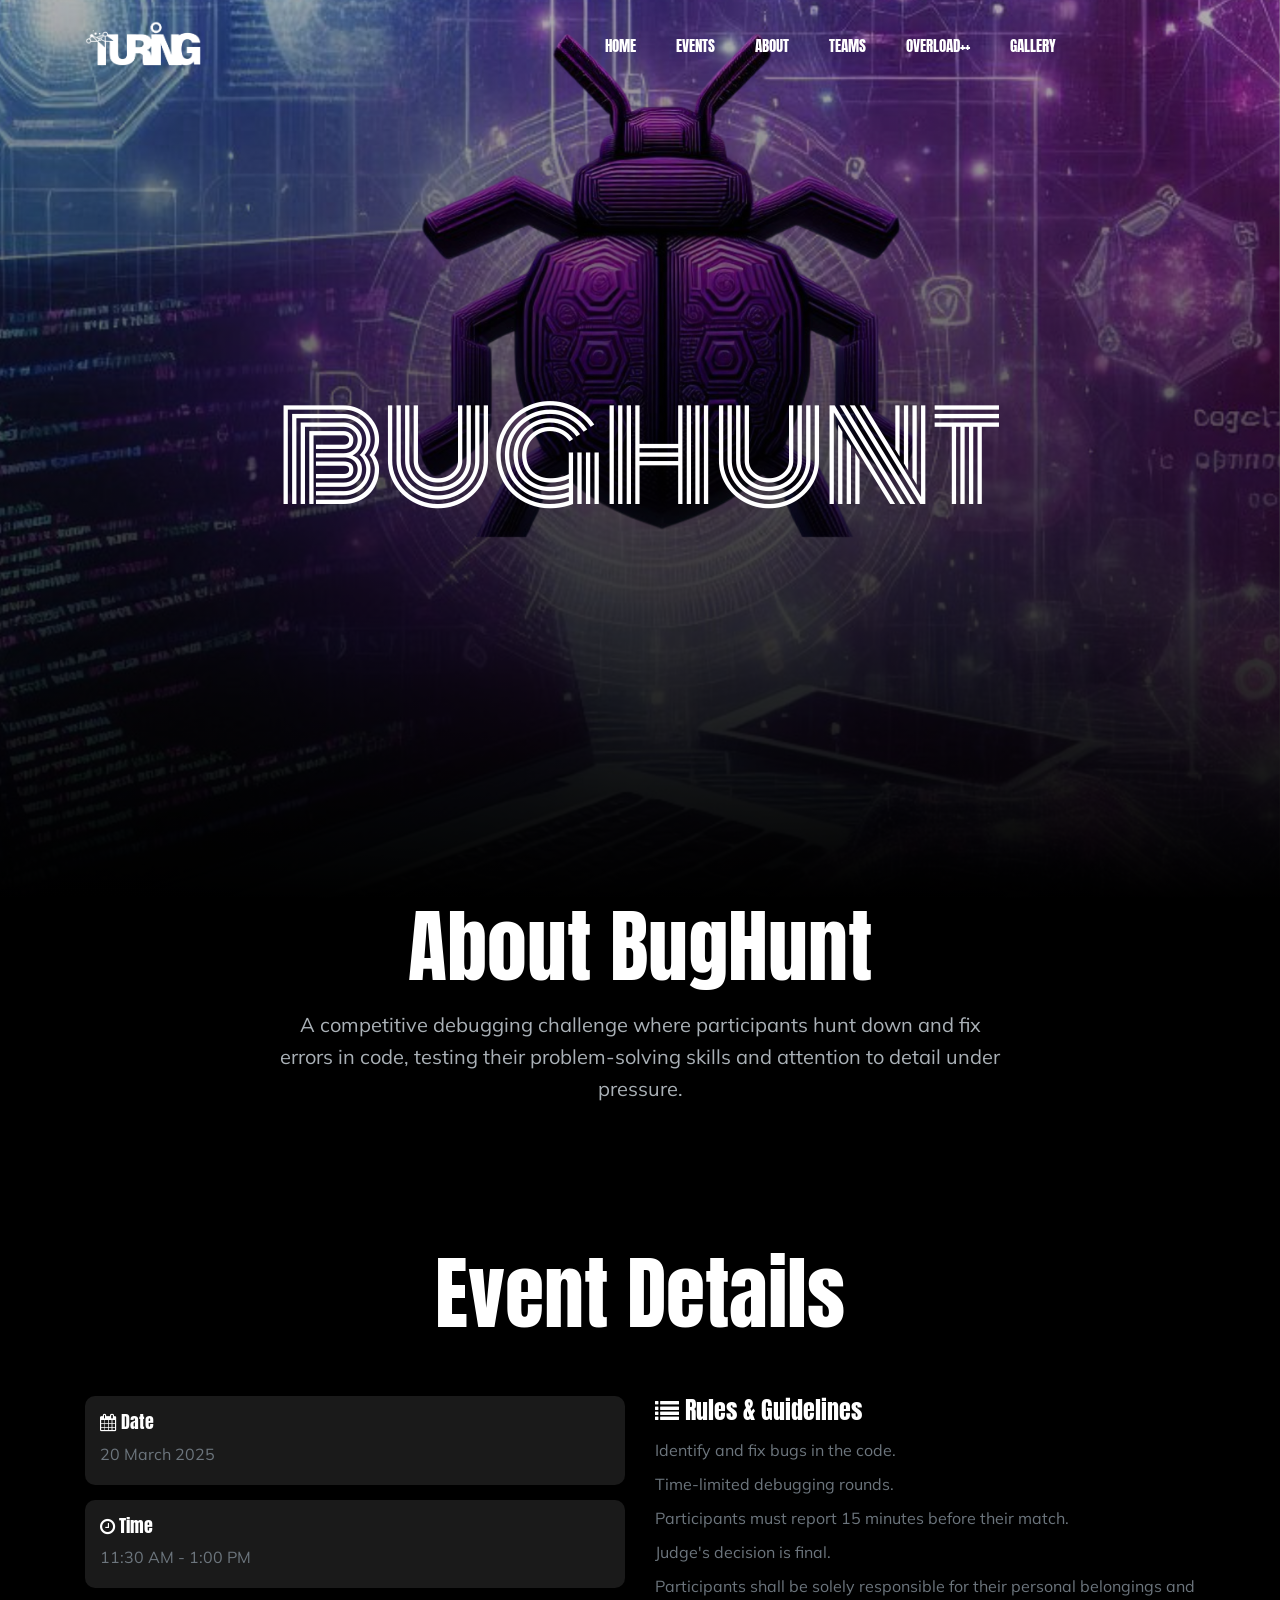
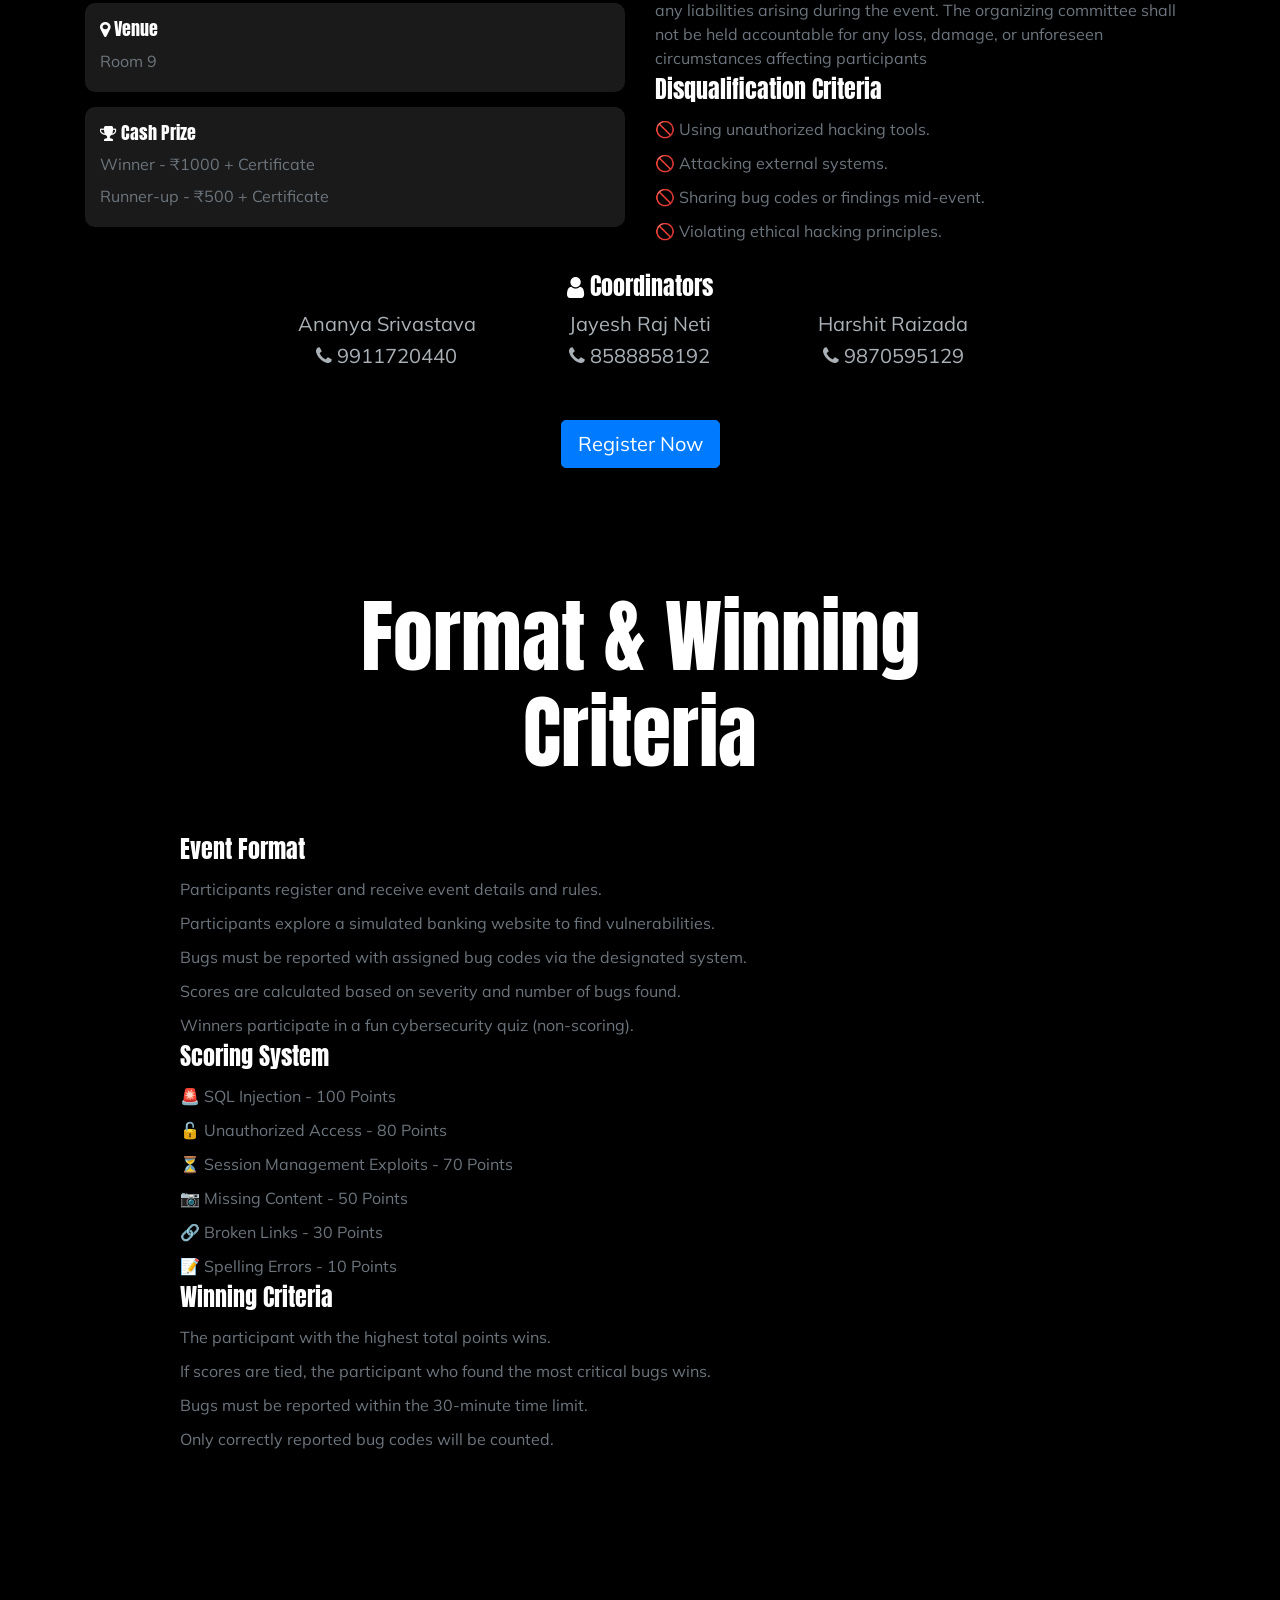
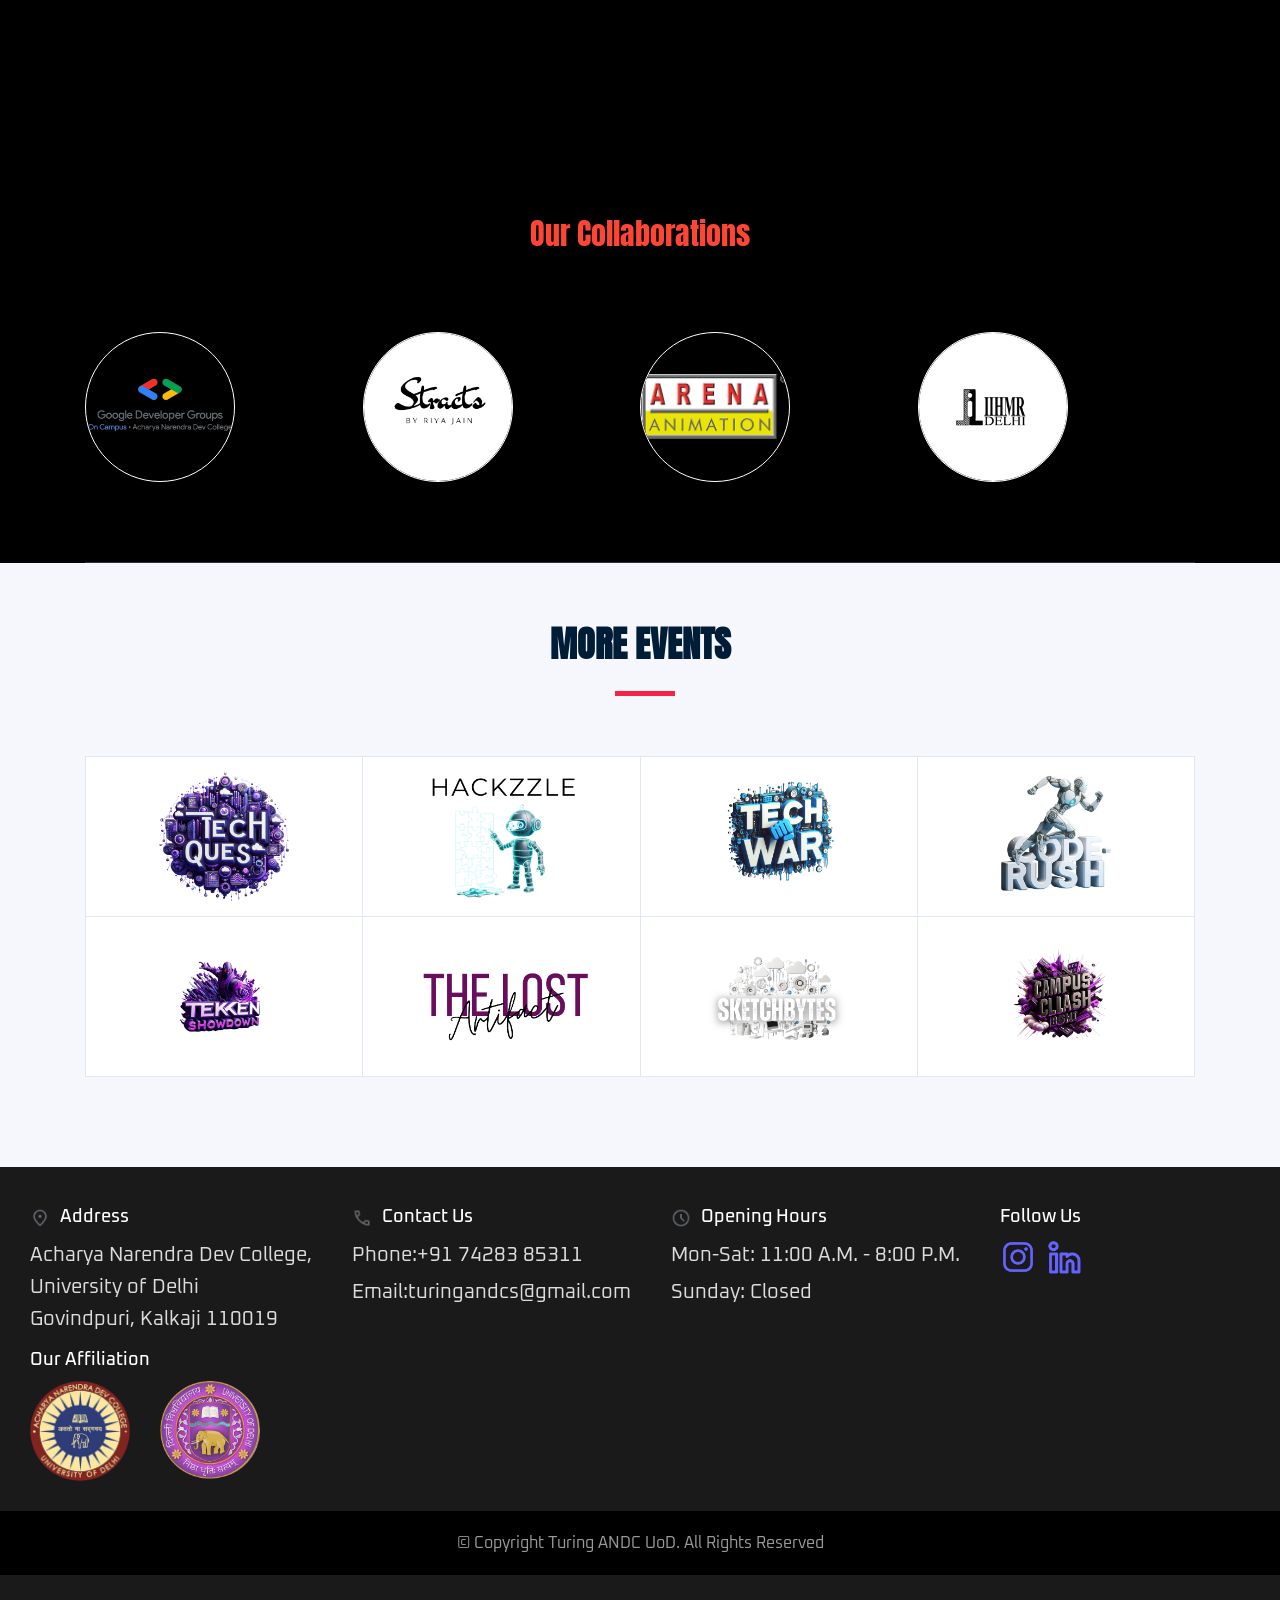
<file: BugHunt.html>
<!doctype html>
<html class="no-js" lang="zxx">

<head>
    <meta charset="utf-8">
    <meta http-equiv="x-ua-compatible" content="ie=edge">
    <title>BugHunt | Overload++ 2025</title>
    <meta name="description" content="">
    <meta name="viewport" content="width=device-width, initial-scale=1">

    <!-- <link rel="manifest" href="site.webmanifest"> -->
    <link rel="apple-touch-icon" sizes="180x180" href="img/favicon_io/apple-touch-icon.png" />
    <link rel="icon" type="image/png" sizes="32x32" href="img/favicon_io/favicon-32x32.png" />
    <link rel="icon" type="image/png" sizes="16x16" href="img/favicon_io/favicon-16x16.png" />
    <link rel="icon" type="image/png" sizes="16x16" href="img/favicon_io/favicon.ico" />
    <link rel="manifest" href="img/favicon_io/site.webmanifest" />
    <!-- Place favicon.ico in the root directory -->

    <!-- CSS here -->
    <link rel="stylesheet" href="css/bootstrap.min.css">
    <link rel="stylesheet" href="css/owl.carousel.min.css">
    <link rel="stylesheet" href="css/magnific-popup.css">
    <link rel="stylesheet" href="css/font-awesome.min.css">
    <link rel="stylesheet" href="css/themify-icons.css">
    <link rel="stylesheet" href="css/gijgo.css">
    <link rel="stylesheet" href="css/nice-select.css">
    <link rel="stylesheet" href="css/animate.css">
    <link rel="stylesheet" href="css/flaticon.css">
    <link rel="stylesheet" href="css/slicknav.css">
    <style>
        .section-header {
            margin-bottom: 60px;
            position: relative;
            padding-bottom: 20px;
        }

        .section-header::before {
            content: '';
            position: absolute;
            display: block;
            width: 60px;
            height: 5px;
            background: #f82249;
            bottom: 0;
            left: calc(50% - 25px);
        }

        .section-header h2 {
            font-size: 36px;
            text-transform: uppercase;
            text-align: center;
            font-weight: 700;
            margin-bottom: 10px;
        }

        .section-header p {
            text-align: center;
            padding: 0;
            margin: 0;
            font-size: 18px;
            font-weight: 500;
            color: #9195a2;
        }

        .section-with-bg {
            background-color: #f6f7fd;
        }
    </style>
    <link rel="stylesheet" href="css/footer.css">


    <style>
        .event-details-area {
            padding: 60px 0;
        }

        .single_event_detail {
            background: rgba(255, 255, 255, 0.1);
            padding: 15px;
            border-radius: 10px;
            margin-bottom: 15px;
        }

        .single_event_detail h4 {
            font-size: 18px;
            margin-bottom: 5px;
        }

        .single_event_detail p {
            margin: 0;
            font-size: 16px;
        }

        ul {
            list-style-type: none;
            padding-left: 0;
        }

        ul li {
            padding: 5px 0;
        }
    </style>
    <link rel="stylesheet" href="css/style.css">
    <!-- <link rel="stylesheet" href="css/responsive.css"> -->
</head>

<!-- Google tag (gtag.js) -->
<script async src="https://www.googletagmanager.com/gtag/js?id=G-7VES1HDSSF"></script>
<script>
  window.dataLayer = window.dataLayer || [];
  function gtag(){dataLayer.push(arguments);}
  gtag('js', new Date());

  gtag('config', 'G-7VES1HDSSF');
</script>

<body>
    <!--[if lte IE 9]>
            <p class="browserupgrade">You are using an <strong>outdated</strong> browser. Please <a href="https://browsehappy.com/">upgrade your browser</a> to improve your experience and security.</p>
        <![endif]-->

          <!-- Full-Screen Loader -->
    <div class="loader-overlay">
        <div class="loader"></div>
    </div>

    <!-- header-start -->
    <header>
        <div class="header-area ">
            <div id="sticky-header" class="main-header-area">
                <div class="container">
                    <div class="header_bottom_border">
                        <div class="row align-items-center">
                            <div class="col-xl-4 col-lg-4">
                                <div class="logo">
                                    <a href="index.html">
                                        <img src="img/Turing logo.png" alt="" style="width: 117px;">
                                    </a>
                                </div>
                            </div>
                            <div class="col-xl-8 col-lg-8">
                                <div class="main-menu  d-none d-lg-block">
                                    <nav>
                                        <ul id="navigation">
                                            <li><a href="index.html">home</a></li>
                                            <li><a href="Events.html">Events</a></li>
                                            <li><a href="about.html">About</a></li>
                                            <li><a href="teams.html">Teams</a></li>
                                            <li><a href="overloadpp.html">Overload++</a></li>
                                            <li><a href="Gallerycard.html">Gallery</a></li>
                                        </ul>
                                    </nav>
                                </div>
                            </div>
                            <div class="col-12">
                                <div class="mobile_menu d-block d-lg-none"></div>
                            </div>
                        </div>
                    </div>

                </div>
            </div>
        </div>
    </header>
    <!-- header-end -->

    <!-- slider_area_start -->
    <div class="slider_area">
        <div class="single_slider  d-flex align-items-center slider_bg_bughunt overlay">
            <div class="container">
                <div class="row align-items-center justify-content-center">
                    <div class="col-xl-12">
                        <div class="slider_text text-center">
                            <h3 class="wow fadeInLeft" data-wow-duration="1s" data-wow-delay=".4s">BUGHUNT</h3>
                        </div>
                    </div>
                </div>
            </div>
        </div>
    </div>
    <!-- slider_area_end -->

    <!-- about_area_start  -->
    <div class="about_area black_bg">
        <div class="container">
            <div class="row justify-content-center">
                <div class="col-lg-8">
                    <div class="section_title text-center mb-80">
                        <h3 class="wow fadeInRight" data-wow-duration="1s" data-wow-delay=".3s">About BugHunt</h3>
                        <p class="wow fadeInRight" data-wow-duration="1s" data-wow-delay=".4s">A competitive debugging
                            challenge where participants hunt down and fix errors in code, testing their problem-solving
                            skills and attention to detail under pressure.</p>
                    </div>
                </div>
            </div>
            <!-- BUG HUNT -->
            <div class="container event-details-area black_bg">
                <div class="row justify-content-center">
                    <div class="col-lg-8">
                        <div class="section_title text-center mb-5">
                            <h3 class="text-white">Event Details</h3>
                        </div>
                    </div>
                </div>

                <div class="row justify-content-center">
                    <div class="col-md-6">
                        <div class="single_event_detail">
                            <h4 class="text-white"><i class="fa fa-calendar"></i> Date</h4>
                            <p class="text-muted">20 March 2025</p>
                        </div>
                        <div class="single_event_detail">
                            <h4 class="text-white"><i class="fa fa-clock-o"></i> Time</h4>
                            <p class="text-muted">11:30 AM - 1:00 PM</p>
                        </div>
                        <div class="single_event_detail">
                            <h4 class="text-white"><i class="fa fa-map-marker"></i> Venue</h4>
                            <p class="text-muted">Room 9</p>
                        </div>
                        <div class="single_event_detail">
                            <h4 class="text-white"><i class="fa fa-trophy"></i> Cash Prize</h4>
                            <p class="text-muted">Winner - ₹1000 + Certificate<br>Runner-up - ₹500 + Certificate</p>
                        </div>
                    </div>

                    <div class="col-md-6">
                        <h4 class="text-white"><i class="fa fa-list"></i> Rules & Guidelines</h4>
                        <ul class="text-muted">
                            <li>Identify and fix bugs in the code.</li>
                            <li>Time-limited debugging rounds.</li>
                            <li>Participants must report 15 minutes before their match.</li>
                            <li>Judge's decision is final.</li>
                            <li>Participants shall be solely responsible for their personal belongings and any
                                liabilities arising during the event. The organizing committee shall not be held
                                accountable for any loss, damage, or unforeseen circumstances affecting participants
                            </li>
                        </ul>

                        <h4 class="text-white">Disqualification Criteria</h4>
                        <ul class="text-muted">
                            <li>🚫 Using unauthorized hacking tools.</li>
                            <li>🚫 Attacking external systems.</li>
                            <li>🚫 Sharing bug codes or findings mid-event.</li>
                            <li>🚫 Violating ethical hacking principles.</li>
                        </ul>
                    </div>
                </div>

                <div class="row justify-content-center mt-4">
                    <div class="col-lg-8">
                        <h4 class="text-white text-center"><i class="fa fa-user"></i> Coordinators</h4>
                        <div class="row text-center text-muted">
                            <div class="col-md-4">
                                <p>Ananya Srivastava</p>
                                <p><i class="fa fa-phone"></i> 9911720440</p>
                            </div>
                            <div class="col-md-4">
                                <p>Jayesh Raj Neti</p>
                                <p><i class="fa fa-phone"></i> 8588858192</p>
                            </div>
                            <div class="col-md-4">
                                <p>Harshit Raizada</p>
                                <p><i class="fa fa-phone"></i> 9870595129</p>
                            </div>
                        </div>
                    </div>
                </div>

                <div class="row justify-content-center mt-5">
                    <div class="col-lg-6 text-center">
                        <a href="https://linktr.ee/Turing_Society?utm_source=linktree_profile_share&ltsid=f14a1b6a-6d64-4dab-b6c0-368ab4116e5e"
                            class="btn btn-primary btn-lg">Register Now</a>
                    </div>
                </div>
            </div>


            <div class="container event-details-area black_bg">
                <div class="row justify-content-center">
                    <div class="col-lg-8">
                        <div class="section_title text-center mb-5">
                            <h3 class="text-white">Format & Winning Criteria</h3>
                        </div>
                    </div>
                </div>

                <!-- Event Format -->
                <div class="row justify-content-center">
                    <div class="col-md-10">
                        <h4 class="text-white">Event Format</h4>
                        <ul class="text-muted">
                            <li>Participants register and receive event details and rules.</li>
                            <li>Participants explore a simulated banking website to find vulnerabilities.</li>
                            <li>Bugs must be reported with assigned bug codes via the designated system.</li>
                            <li>Scores are calculated based on severity and number of bugs found.</li>
                            <li>Winners participate in a fun cybersecurity quiz (non-scoring).</li>
                        </ul>
                    </div>
                </div>



                <!-- Scoring System -->
                <div class="row justify-content-center">
                    <div class="col-md-10">
                        <h4 class="text-white">Scoring System</h4>
                        <ul class="text-muted">
                            <li>🚨 SQL Injection - 100 Points</li>
                            <li>🔓 Unauthorized Access - 80 Points</li>
                            <li>⏳ Session Management Exploits - 70 Points</li>
                            <li>📷 Missing Content - 50 Points</li>
                            <li>🔗 Broken Links - 30 Points</li>
                            <li>📝 Spelling Errors - 10 Points</li>
                        </ul>
                    </div>
                </div>

                <!-- Winning Criteria -->
                <div class="row justify-content-center">
                    <div class="col-md-10">
                        <h4 class="text-white">Winning Criteria</h4>
                        <ul class="text-muted">
                            <li>The participant with the highest total points wins.</li>
                            <li>If scores are tied, the participant who found the most critical bugs wins.</li>
                            <li>Bugs must be reported within the 30-minute time limit.</li>
                            <li>Only correctly reported bug codes will be counted.</li>
                        </ul>
                    </div>
                </div>

            </div>

        </div>
    </div>
    <!-- about_area_end  -->











    <!-- brand_area_start  -->
    <div class="brand_area black_bg">
        <div class="container">
            <div class="row">
                <div class="col-lg-12">
                    <div class="section_title text-center mb-80">
                        <h4 class="wow fadeInRight" data-wow-duration="1s" data-wow-delay=".3s">Our Collaborations</h4>
                    </div>
                </div>
            </div>
            <div class="row">
                <div class="col-lg-12">
                    <div class="brand_wrap">
                        <div class="brand_active owl-carousel">
                            <div class="single_brand text-center">
                                <a href="https://gdg-andc.vercel.app/"><img src="img/brand/1.png" alt=""></a>
                            </div>
                            <div class="single_brand text-center">
                                <a href="https://stractsbyriya.com/"><img src="img/brand/2.png" alt=""></a>
                            </div>
                            <div class="single_brand text-center">
                                <a href="https://arenakalkaji.com/"><img src="img/brand/3.png" alt=""></a>
                            </div>
                            <div class="single_brand text-center">
                                <a href="https://www.iihmrdelhi.edu.in/"><img src="img/brand/4.png" alt=""></a>
                            </div>
                            <div class="single_brand text-center">
                                <a href="https://www.instagram.com/du_campus_diary/"><img src="img/brand/5.jpg"
                                        alt=""></a>
                            </div>
                            <div class="single_brand text-center">
                                <a href="https://www.theeducationtree.com/"><img src="img/brand/6.jpg" alt=""></a>
                            </div>
                            <div class="single_brand text-center">
                                <a href="https://www.instagram.com/du.fest/"><img src="img/brand/7.jpg" alt=""></a>
                            </div>
                            <div class="single_brand text-center">
                                <a href="https://www.instagram.com/du_fest_/"><img src="img/brand/8.jpg" alt=""></a>
                            </div>
                            <div class="single_brand text-center">
                                <a href="https://www.instagram.com/duconnection/"><img src="img/brand/9.jpg" alt=""></a>
                            </div>
                            <div class="single_brand text-center">
                                <a href="https://www.instagram.com/andcians.du/"><img src="img/brand/10.jpg" alt=""></a>
                            </div>
                            <div class="single_brand text-center">
                                <a href="https://interviewbuddy.net/"><img src="img/brand/11.png" alt=""></a>
                            </div>
                        </div>
                    </div>
                </div>
            </div>
        </div>
    </div>
    <!-- brand_area_end  -->

    <section id="sponsors" class="section-with-bg wow fadeInUp">

        <div class="container">
            <div class="section-header">
                <h2>More Events</h2>
            </div>

            <div class="row no-gutters sponsors-wrap clearfix">

                <div class="col-lg-3 col-md-4 col-xs-6">
                    <a href="Techquest.html">
                        <div class="sponsor-logo">
                            <img src="img/sponsors/1.png" class="img-fluid" alt="">
                        </div>
                    </a>
                </div>

                <div class="col-lg-3 col-md-4 col-xs-6">
                    <a href="Hackzzle.html">
                        <div class="sponsor-logo">
                            <img src="img/sponsors/2.png" class="img-fluid" alt="">
                        </div>
                    </a>
                </div>

                <div class="col-lg-3 col-md-4 col-xs-6">
                    <a href="TechWar.html">
                        <div class="sponsor-logo">
                            <img src="img/sponsors/3.png" class="img-fluid" alt="">
                        </div>
                    </a>
                </div>

                <div class="col-lg-3 col-md-4 col-xs-6">
                    <a href="Coderush.html">
                        <div class="sponsor-logo">
                            <img src="img/sponsors/4.png" class="img-fluid" alt="">
                        </div>
                    </a>
                </div>

                <div class="col-lg-3 col-md-4 col-xs-6">
                    <a href="Tekken.html">
                        <div class="sponsor-logo">
                            <img src="img/sponsors/6.png" class="img-fluid" alt="">
                        </div>
                    </a>
                </div>

                <div class="col-lg-3 col-md-4 col-xs-6">
                    <a href="The lost Artifact.html">
                        <div class="sponsor-logo">
                            <img src="img/sponsors/7.png" class="img-fluid" alt="">
                        </div>
                    </a>
                </div>

                <div class="col-lg-3 col-md-4 col-xs-6">
                    <a href="Sketchbytes.html">
                        <div class="sponsor-logo">
                            <img src="img/sponsors/8.png" class="img-fluid" alt="">
                        </div>
                    </a>
                </div>

                <div class="col-lg-3 col-md-4 col-xs-6">
                    <a href="BGMI.html">
                        <div class="sponsor-logo">
                            <img src="img/sponsors/9.png" class="img-fluid" alt="">
                        </div>
                    </a>
                </div>

            </div>

        </div>

    </section>


    <!-- footer_start  -->
    <footer class="footer">
        <div class="footer-container">
            <!-- Address -->
            <div class="footer-column">
                <h3>
                    <img src="img/Footer/location.png" class="icon" alt="Address" />
                    Address
                </h3>
                <p>
                    Acharya Narendra Dev College,<br />University of Delhi<br />Govindpuri,
                    Kalkaji 110019
                </p>
            </div>

            <!-- Contact Us -->
            <div class="footer-column">
                <h3>
                    <img src="img/Footer/Call.png" class="icon" alt="Address" />Contact
                    Us
                </h3>
                <p>Phone:<a href="tel:+91 74283 85311">+91 74283 85311</a></p>
                <p>Email:<a href="mailto:turingandcs@gmail.com.com">turingandcs@gmail.com</a></p>
            </div>

            <!-- Opening Hours -->
            <div class="footer-column">
                <h3>
                    <img src="img/Footer/clock.png" class="icon" alt="Address" />Opening
                    Hours
                </h3>
                <p>Mon-Sat: 11:00 A.M. - 8:00 P.M.</p>
                <p>Sunday: Closed</p>
            </div>

            <!-- Follow Us -->
            <div class="footer-column">
                <h3>Follow Us</h3>
                <div class="social-icons-footer">
                    <a href="https://www.instagram.com/turing.andc?igsh=Z2dqNzlydWR1MjR2"><img
                            src="img/Footer/Instagram.png" class="fa fa-instagram" alt="Address" />
                    </a>
                    <a href="#"><img src="img/Footer/Linkedin.png" class="fa fa-linkedin" alt="Address" /></a>
                </div>
            </div>

            <!-- College and University Logos Section -->
            <div class="footer-column">
                <h3>Our Affiliation</h3>
                <div class="logo-container">
                    <a href="https://www.andcollege.du.ac.in/#"><img src="img/Footer/ANDC.png"
                            alt="Acharya Narendra Dev College Logo" class="footer-logo" /></a>
                    <a href="https://www.du.ac.in/"><img src="img/Footer/DU.png" alt="University of Delhi Logo"
                            class="footer-logo" /></a>
                </div>
            </div>
        </div>

        <!-- Bottom Footer -->
        <div class="footer-bottom">
            &copy; Copyright Turing ANDC UoD. All Rights Reserved
        </div>
    </footer>
    <!-- footer_end  -->

    <!-- JS here -->
    <script src="js/vendor/modernizr-3.5.0.min.js"></script>
    <script src="js/vendor/jquery-1.12.4.min.js"></script>
    <script src="js/popper.min.js"></script>
    <script src="js/bootstrap.min.js"></script>
    <script src="js/owl.carousel.min.js"></script>
    <script src="js/isotope.pkgd.min.js"></script>
    <script src="js/ajax-form.js"></script>
    <script src="js/waypoints.min.js"></script>
    <script src="js/jquery.counterup.min.js"></script>
    <script src="js/imagesloaded.pkgd.min.js"></script>
    <script src="js/scrollIt.js"></script>
    <script src="js/jquery.scrollUp.min.js"></script>
    <script src="js/wow.min.js"></script>
    <script src="js/gijgo.min.js"></script>
    <script src="js/nice-select.min.js"></script>
    <script src="js/jquery.slicknav.min.js"></script>
    <script src="js/jquery.magnific-popup.min.js"></script>
    <script src="js/tilt.jquery.js"></script>
    <script src="js/plugins.js"></script>



    <!--contact js-->
    <script src="js/contact.js"></script>
    <script src="js/jquery.ajaxchimp.min.js"></script>
    <script src="js/jquery.form.js"></script>
    <script src="js/jquery.validate.min.js"></script>
    <script src="js/mail-script.js"></script>


    <script src="js/main.js"></script>
</body>

</html>
</file>
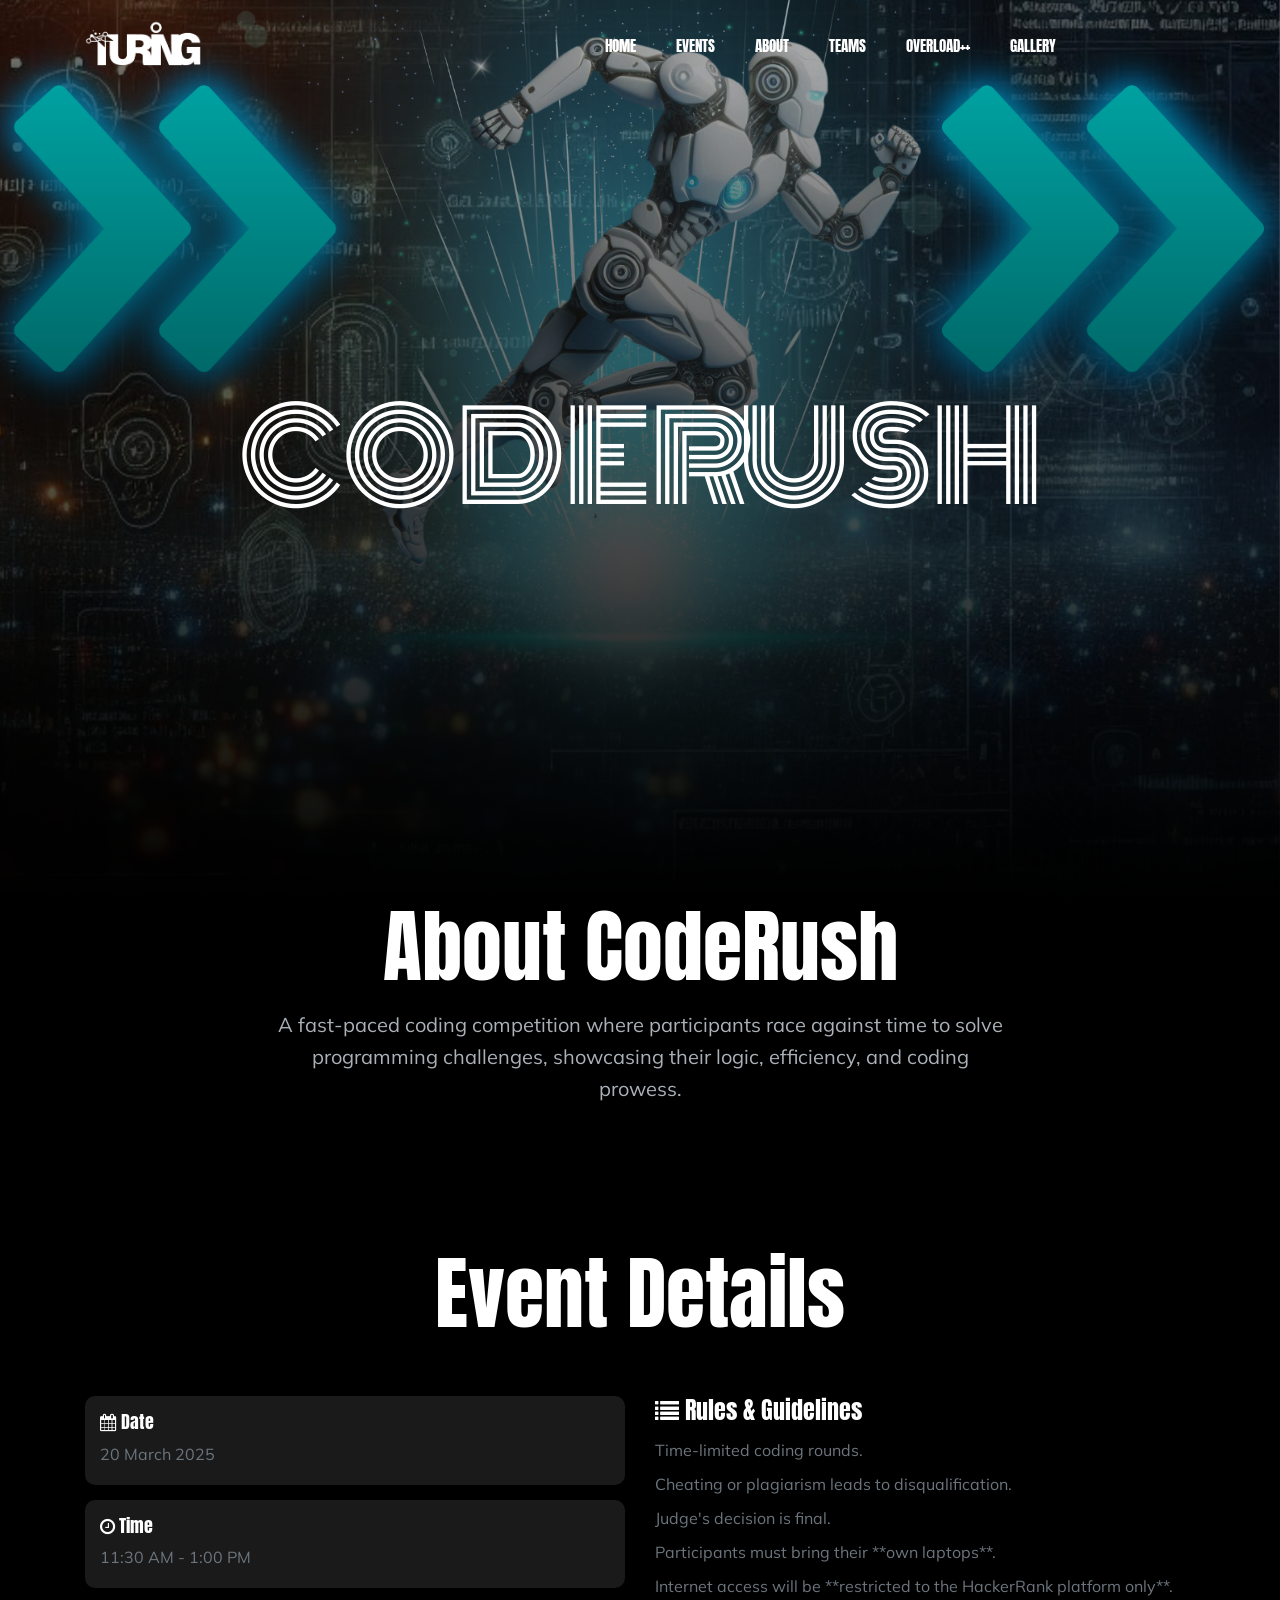
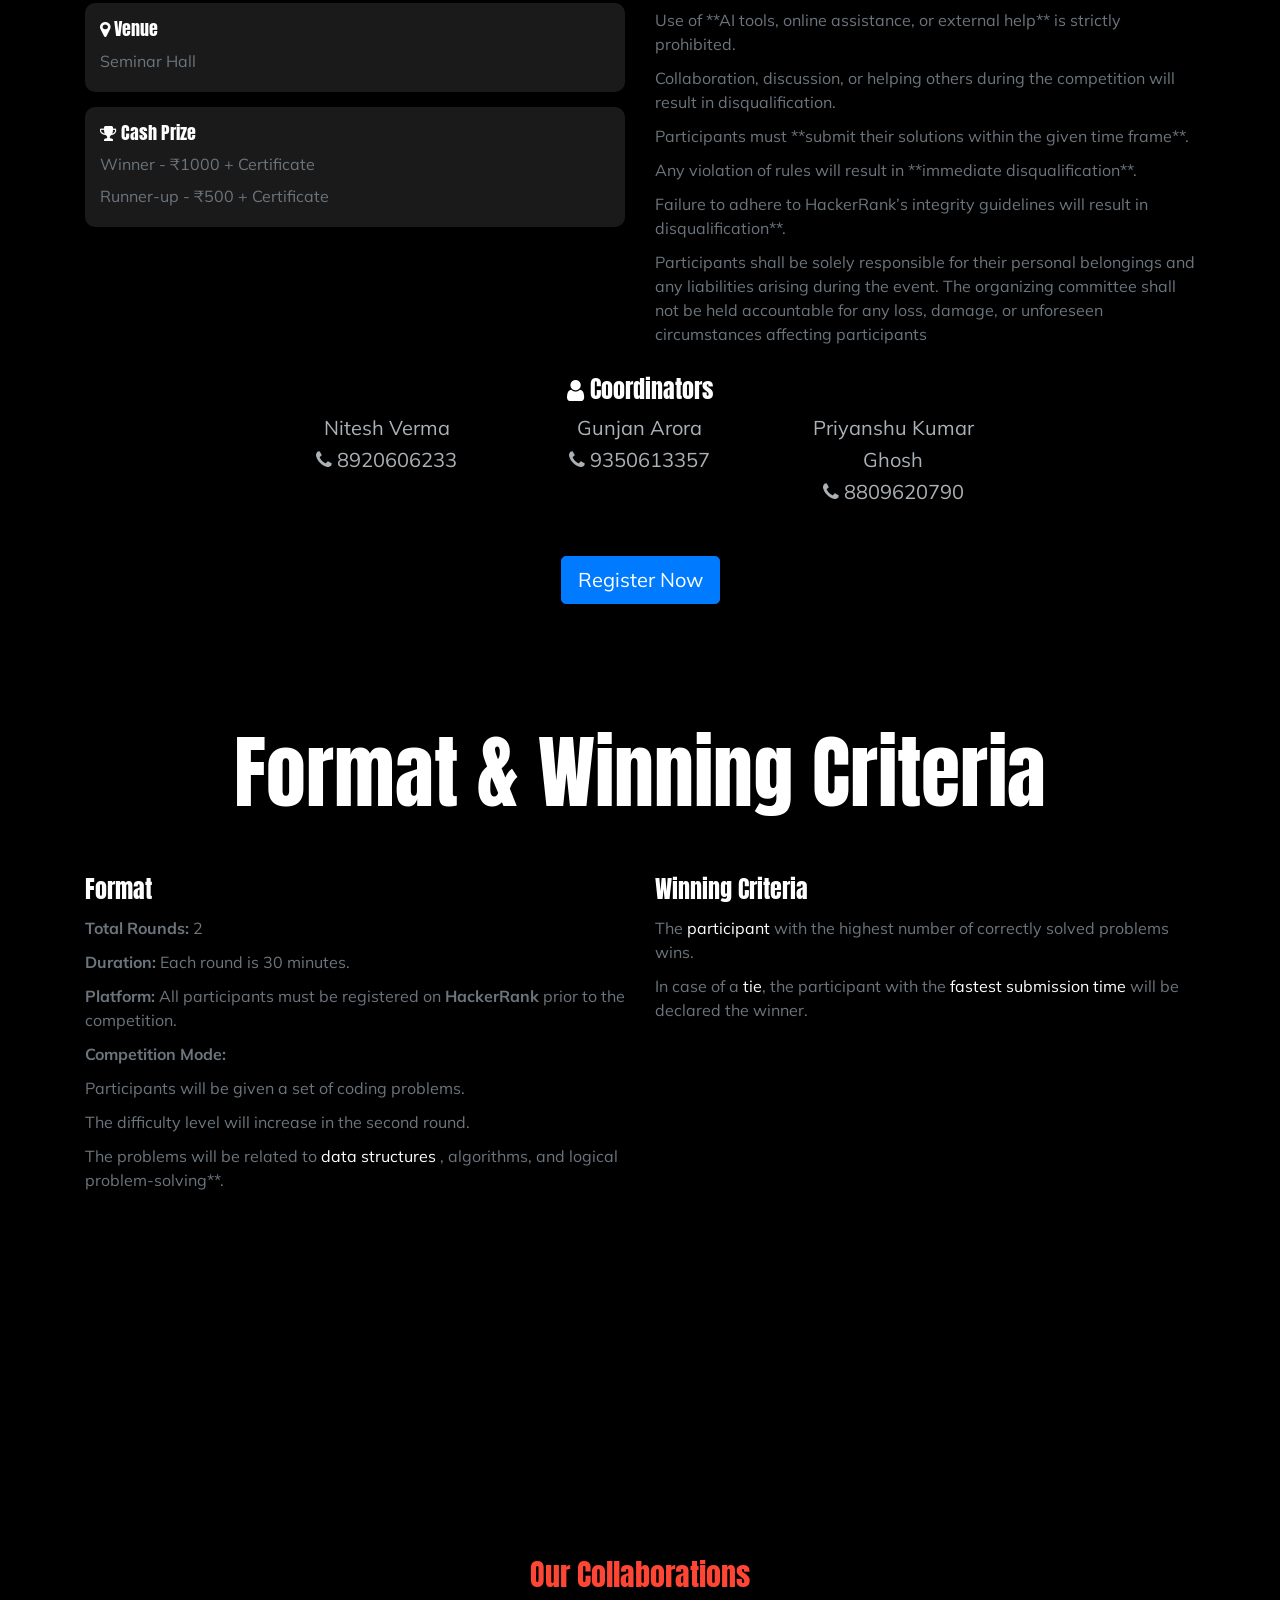
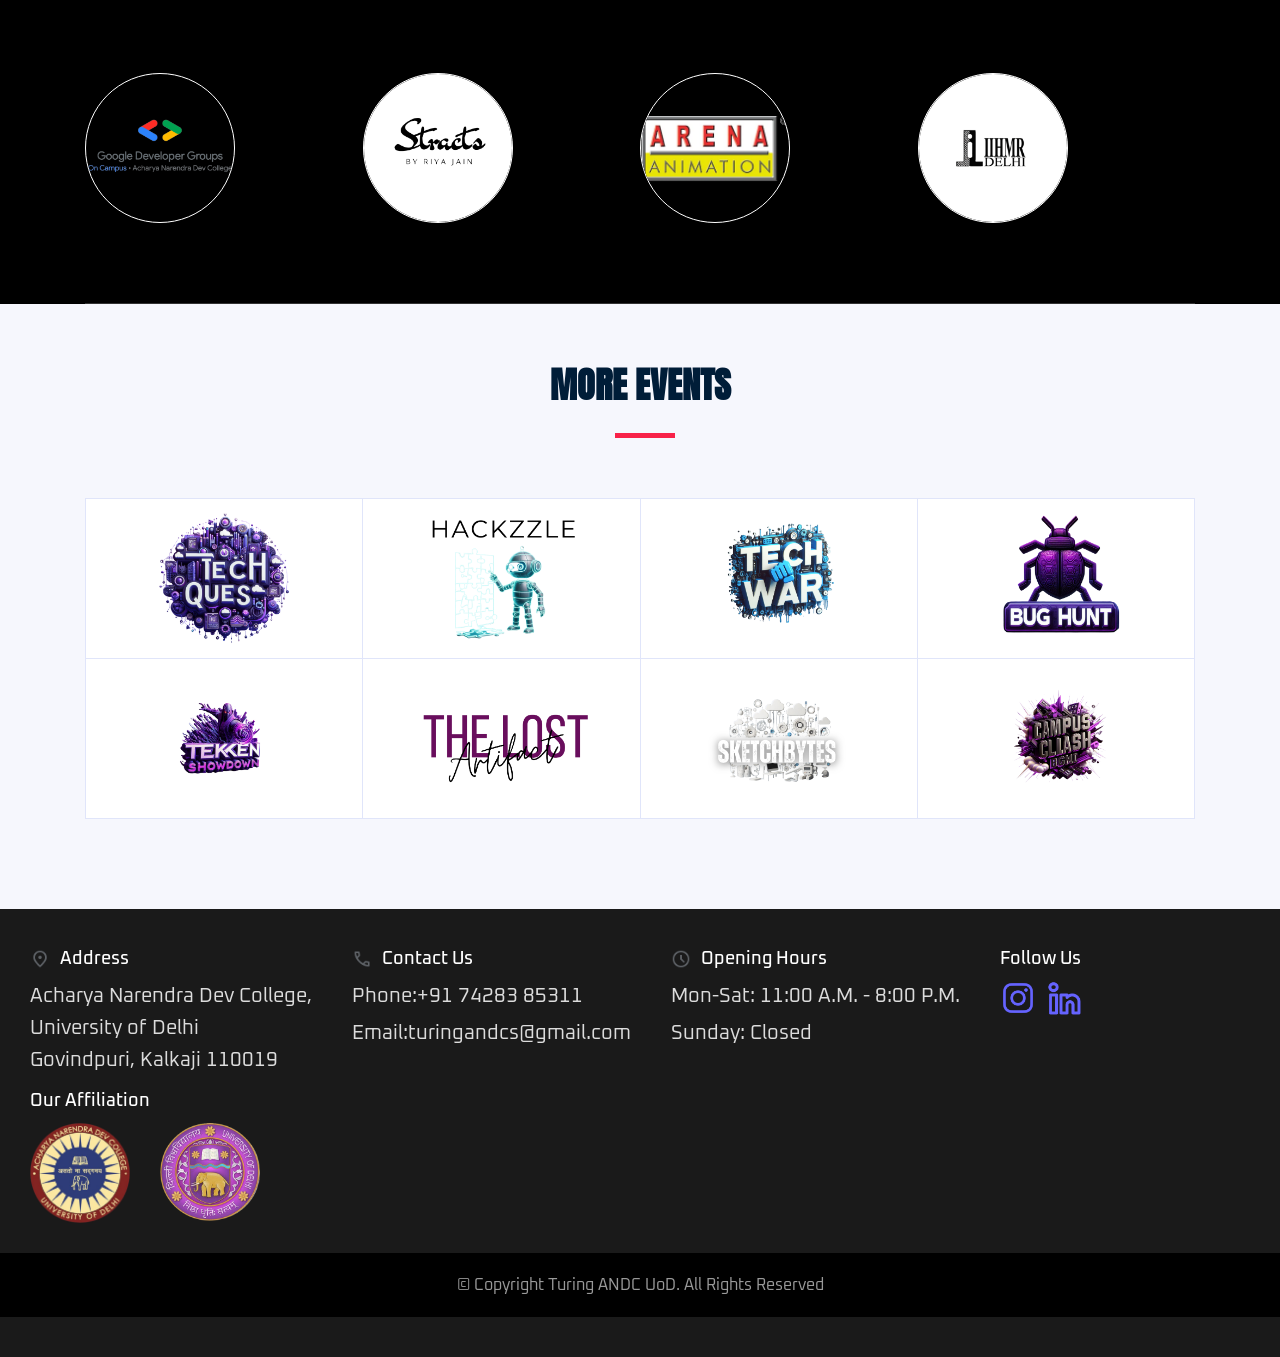
<file: Coderush.html>
<!doctype html>
<html class="no-js" lang="zxx">

<head>
    <meta charset="utf-8">
    <meta http-equiv="x-ua-compatible" content="ie=edge">
    <title>CodeRush | Overload++ 2025</title>
    <meta name="description" content="">
    <meta name="viewport" content="width=device-width, initial-scale=1">

    <!-- <link rel="manifest" href="site.webmanifest"> -->
    <link rel="apple-touch-icon" sizes="180x180" href="img/favicon_io/apple-touch-icon.png" />
    <link rel="icon" type="image/png" sizes="32x32" href="img/favicon_io/favicon-32x32.png" />
    <link rel="icon" type="image/png" sizes="16x16" href="img/favicon_io/favicon-16x16.png" />
    <link rel="icon" type="image/png" sizes="16x16" href="img/favicon_io/favicon.ico" />
    <link rel="manifest" href="img/favicon_io/site.webmanifest" />
    <!-- Place favicon.ico in the root directory -->

    <!-- CSS here -->
    <link rel="stylesheet" href="css/bootstrap.min.css">
    <link rel="stylesheet" href="css/owl.carousel.min.css">
    <link rel="stylesheet" href="css/magnific-popup.css">
    <link rel="stylesheet" href="css/font-awesome.min.css">
    <link rel="stylesheet" href="css/themify-icons.css">
    <link rel="stylesheet" href="css/gijgo.css">
    <link rel="stylesheet" href="css/nice-select.css">
    <link rel="stylesheet" href="css/animate.css">
    <link rel="stylesheet" href="css/flaticon.css">
    <link rel="stylesheet" href="css/slicknav.css">
    <link rel="stylesheet" href="css/footer.css">


    <style>
        .event-details-area {
            padding: 60px 0;
        }

        .single_event_detail {
            background: rgba(255, 255, 255, 0.1);
            padding: 15px;
            border-radius: 10px;
            margin-bottom: 15px;
        }

        .single_event_detail h4 {
            font-size: 18px;
            margin-bottom: 5px;
        }

        .single_event_detail p {
            margin: 0;
            font-size: 16px;
        }

        ul {
            list-style-type: none;
            padding-left: 0;
        }

        ul li {
            padding: 5px 0;
        }
    </style>
    <link rel="stylesheet" href="css/style.css">
    <!-- <link rel="stylesheet" href="css/responsive.css"> -->
</head>

<!-- Google tag (gtag.js) -->
<script async src="https://www.googletagmanager.com/gtag/js?id=G-7VES1HDSSF"></script>
<script>
  window.dataLayer = window.dataLayer || [];
  function gtag(){dataLayer.push(arguments);}
  gtag('js', new Date());

  gtag('config', 'G-7VES1HDSSF');
</script>

<body>
    <!--[if lte IE 9]>
            <p class="browserupgrade">You are using an <strong>outdated</strong> browser. Please <a href="https://browsehappy.com/">upgrade your browser</a> to improve your experience and security.</p>
        <![endif]-->

          <!-- Full-Screen Loader -->
    <div class="loader-overlay">
        <div class="loader"></div>
    </div>

    <!-- header-start -->
    <header>
        <div class="header-area ">
            <div id="sticky-header" class="main-header-area">
                <div class="container">
                    <div class="header_bottom_border">
                        <div class="row align-items-center">
                            <div class="col-xl-4 col-lg-4">
                                <div class="logo">
                                    <a href="index.html">
                                        <img src="img/Turing logo.png" alt="" style="width: 117px;">
                                    </a>
                                </div>
                            </div>
                            <div class="col-xl-8 col-lg-8">
                                <div class="main-menu  d-none d-lg-block">
                                    <nav>
                                        <ul id="navigation">
                                            <li><a href="index.html">home</a></li>
                                            <li><a href="#">Events</a></li>
                                            <li><a href="about.html">About</a></li>
                                            <li><a href="teams.html">Teams</a></li>
                                            <li><a href="overloadpp.html">Overload++</a></li>
                                            <li><a href="Gallerycard.html">Gallery</a></li>
                                        </ul>
                                    </nav>
                                </div>
                            </div>
                            <div class="col-12">
                                <div class="mobile_menu d-block d-lg-none"></div>
                            </div>
                        </div>
                    </div>

                </div>
            </div>
        </div>
    </header>
    <!-- header-end -->

    <!-- slider_area_start -->
    <div class="slider_area">
        <div class="single_slider  d-flex align-items-center slider_bg_coderush overlay">
            <div class="container">
                <div class="row align-items-center justify-content-center">
                    <div class="col-xl-12">
                        <div class="slider_text text-center">
                            <h3 class="wow fadeInLeft" data-wow-duration="1s" data-wow-delay=".4s">CodeRush</h3>

                        </div>
                    </div>
                </div>
            </div>
        </div>
    </div>
    <!-- slider_area_end -->

    <!-- about_area_start  -->
    <div class="about_area black_bg">
        <div class="container">
            <div class="row justify-content-center">
                <div class="col-lg-8">
                    <div class="section_title text-center mb-80">
                        <h3 class="wow fadeInRight" data-wow-duration="1s" data-wow-delay=".3s">About CodeRush</h3>
                        <p class="wow fadeInRight" data-wow-duration="1s" data-wow-delay=".4s">A fast-paced coding
                            competition where participants race against time to solve programming challenges, showcasing
                            their logic, efficiency, and coding prowess.</p>
                    </div>
                </div>
            </div>
            <!-- CODERUSH -->
            <div class="container event-details-area black_bg">
                <div class="row justify-content-center">
                    <div class="col-lg-8">
                        <div class="section_title text-center mb-5">
                            <h3 class="text-white">Event Details</h3>
                        </div>
                    </div>
                </div>

                <div class="row justify-content-center">
                    <div class="col-md-6">
                        <div class="single_event_detail">
                            <h4 class="text-white"><i class="fa fa-calendar"></i> Date</h4>
                            <p class="text-muted">20 March 2025</p>
                        </div>
                        <div class="single_event_detail">
                            <h4 class="text-white"><i class="fa fa-clock-o"></i> Time</h4>
                            <p class="text-muted">11:30 AM - 1:00 PM</p>
                        </div>
                        <div class="single_event_detail">
                            <h4 class="text-white"><i class="fa fa-map-marker"></i> Venue</h4>
                            <p class="text-muted">Seminar Hall</p>
                        </div>
                        <div class="single_event_detail">
                            <h4 class="text-white"><i class="fa fa-trophy"></i> Cash Prize</h4>
                            <p class="text-muted">Winner - ₹1000 + Certificate<br>Runner-up - ₹500 + Certificate</p>
                        </div>
                    </div>

                    <div class="col-md-6">
                        <h4 class="text-white"><i class="fa fa-list"></i> Rules & Guidelines</h4>
                        <ul class="text-muted">
                            <li>Time-limited coding rounds.</li>
                            <li>Cheating or plagiarism leads to disqualification.</li>
                            <li>Judge's decision is final.</li>
                            <li>Participants must bring their **own laptops**.</li>
                            <li>Internet access will be **restricted to the HackerRank platform only**.</li>
                            <li>Use of **AI tools, online assistance, or external help** is strictly prohibited.</li>
                            <li>Collaboration, discussion, or helping others during the competition will result in
                                disqualification.</li>
                            <li>Participants must **submit their solutions within the given time frame**.</li>
                            <li>Any violation of rules will result in **immediate disqualification**.</li>
                            <li>Failure to adhere to HackerRank’s integrity guidelines will result in
                                disqualification**.</li>
                            <li>Participants shall be solely responsible for their personal belongings and any
                                liabilities arising during the event. The organizing committee shall not be held
                                accountable for any loss, damage, or unforeseen circumstances affecting participants
                            </li>
                        </ul>
                    </div>
                </div>

                <div class="row justify-content-center mt-4">
                    <div class="col-lg-8">
                        <h4 class="text-white text-center"><i class="fa fa-user"></i> Coordinators</h4>
                        <div class="row text-center text-muted">
                            <div class="col-md-4">
                                <p>Nitesh Verma</p>
                                <p><i class="fa fa-phone"></i> 8920606233</p>
                            </div>
                            <div class="col-md-4">
                                <p>Gunjan Arora</p>
                                <p><i class="fa fa-phone"></i> 9350613357</p>
                            </div>
                            <div class="col-md-4">
                                <p>Priyanshu Kumar Ghosh</p>
                                <p><i class="fa fa-phone"></i> 8809620790</p>
                            </div>
                        </div>
                    </div>
                </div>

                <div class="row justify-content-center mt-5">
                    <div class="col-lg-6 text-center">
                        <a href="https://linktr.ee/Turing_Society?utm_source=linktree_profile_share&ltsid=f14a1b6a-6d64-4dab-b6c0-368ab4116e5e"
                            class="btn btn-primary btn-lg">Register Now</a>
                    </div>
                </div>
            </div>

            <div class="container event-details-area black_bg">
                <div class="row justify-content-center">
                    <div class="col-lg-10">
                        <div class="section_title text-center mb-5">
                            <h3 class="text-white">Format & Winning Criteria</h3>
                        </div>
                    </div>

                    <div class="col-md-6">
                        <h4 class="text-white">Format</h4>
                        <ul class="text-muted">
                            <li><strong>Total Rounds:</strong> 2</li>
                            <li><strong>Duration:</strong> Each round is 30 minutes.</li>
                            <li><strong>Platform:</strong> All participants must be registered on
                                <strong>HackerRank</strong> prior to the competition.</li>
                            <li><strong>Competition Mode:</strong></li>
                            <ul>
                                <li>Participants will be given a set of coding problems.</li>
                                <li>The difficulty level will increase in the second round.</li>
                                <li>The problems will be related to <span class="text-white">data structures </span>,
                                    algorithms, and logical problem-solving**.</li>
                            </ul>
                        </ul>
                    </div>

                    <div class="col-md-6">
                        <h4 class="text-white">Winning Criteria</h4>
                        <ul class="text-muted">
                            <li>The <span class="text-white">participant</span> with the highest number of correctly
                                solved problems wins.</li>
                            <li>In case of a <span class="text-white">tie</span>, the participant with the <span
                                    class="text-white">fastest submission time</span> will be declared the winner.</li>
                        </ul>
                    </div>


                </div>






            </div>

        </div>
    </div>
    <!-- about_area_end  -->










    <!-- brand_area_start  -->
    <div class="brand_area black_bg">
        <div class="container">
            <div class="row">
                <div class="col-lg-12">
                    <div class="section_title text-center mb-80">
                        <h4 class="wow fadeInRight" data-wow-duration="1s" data-wow-delay=".3s">Our Collaborations</h4>
                    </div>
                </div>
            </div>
            <div class="row">
                <div class="col-lg-12">
                    <div class="brand_wrap">
                        <div class="brand_active owl-carousel">
                            <div class="single_brand text-center">
                                <a href="https://gdg-andc.vercel.app/"><img src="img/brand/1.png" alt=""></a>
                            </div>
                            <div class="single_brand text-center">
                                <a href="https://stractsbyriya.com/"><img src="img/brand/2.png" alt=""></a>
                            </div>
                            <div class="single_brand text-center">
                                <a href="https://arenakalkaji.com/"><img src="img/brand/3.png" alt=""></a>
                            </div>
                            <div class="single_brand text-center">
                                <a href="https://www.iihmrdelhi.edu.in/"><img src="img/brand/4.png" alt=""></a>
                            </div>
                            <div class="single_brand text-center">
                                <a href="https://www.instagram.com/du_campus_diary/"><img src="img/brand/5.jpg"
                                        alt=""></a>
                            </div>
                            <div class="single_brand text-center">
                                <a href="https://www.theeducationtree.com/"><img src="img/brand/6.jpg" alt=""></a>
                            </div>
                            <div class="single_brand text-center">
                                <a href="https://www.instagram.com/du.fest/"><img src="img/brand/7.jpg" alt=""></a>
                            </div>
                            <div class="single_brand text-center">
                                <a href="https://www.instagram.com/du_fest_/"><img src="img/brand/8.jpg" alt=""></a>
                            </div>
                            <div class="single_brand text-center">
                                <a href="https://www.instagram.com/duconnection/"><img src="img/brand/9.jpg" alt=""></a>
                            </div>
                            <div class="single_brand text-center">
                                <a href="https://www.instagram.com/andcians.du/"><img src="img/brand/10.jpg" alt=""></a>
                            </div>
                            <div class="single_brand text-center">
                                <a href="https://interviewbuddy.net/"><img src="img/brand/11.png" alt=""></a>
                            </div>
                        </div>
                    </div>
                </div>
            </div>
        </div>
    </div>
    <!-- brand_area_end  -->

    <section id="sponsors" class="section-with-bg wow fadeInUp">

        <div class="container">
            <div class="section-header">
                <h2>More Events</h2>
            </div>

            <div class="row no-gutters sponsors-wrap clearfix">

                <div class="col-lg-3 col-md-4 col-xs-6">
                    <a href="Techquest.html">
                        <div class="sponsor-logo">
                            <img src="img/sponsors/1.png" class="img-fluid" alt="">
                        </div>
                    </a>
                </div>

                <div class="col-lg-3 col-md-4 col-xs-6">
                    <a href="Hackzzle.html">
                        <div class="sponsor-logo">
                            <img src="img/sponsors/2.png" class="img-fluid" alt="">
                        </div>
                    </a>
                </div>

                <div class="col-lg-3 col-md-4 col-xs-6">
                    <a href="TechWar.html">
                        <div class="sponsor-logo">
                            <img src="img/sponsors/3.png" class="img-fluid" alt="">
                        </div>
                    </a>
                </div>

                <div class="col-lg-3 col-md-4 col-xs-6">
                    <a href="BugHunt.html">
                        <div class="sponsor-logo">
                            <img src="img/sponsors/5.png" class="img-fluid" alt="">
                        </div>
                    </a>
                </div>

                <div class="col-lg-3 col-md-4 col-xs-6">
                    <a href="Tekken.html">
                        <div class="sponsor-logo">
                            <img src="img/sponsors/6.png" class="img-fluid" alt="">
                        </div>
                    </a>
                </div>

                <div class="col-lg-3 col-md-4 col-xs-6">
                    <a href="The lost Artifact.html">
                        <div class="sponsor-logo">
                            <img src="img/sponsors/7.png" class="img-fluid" alt="">
                        </div>
                    </a>
                </div>

                <div class="col-lg-3 col-md-4 col-xs-6">
                    <a href="Sketchbytes.html">
                        <div class="sponsor-logo">
                            <img src="img/sponsors/8.png" class="img-fluid" alt="">
                        </div>
                    </a>
                </div>

                <div class="col-lg-3 col-md-4 col-xs-6">
                    <a href="BGMI.html">
                        <div class="sponsor-logo">
                            <img src="img/sponsors/9.png" class="img-fluid" alt="">
                        </div>
                    </a>
                </div>

            </div>

        </div>

    </section>

    <!-- footer_start  -->
    <footer class="footer">
        <div class="footer-container">
            <!-- Address -->
            <div class="footer-column">
                <h3>
                    <img src="img/Footer/location.png" class="icon" alt="Address" />
                    Address
                </h3>
                <p>
                    Acharya Narendra Dev College,<br />University of Delhi<br />Govindpuri,
                    Kalkaji 110019
                </p>
            </div>

            <!-- Contact Us -->
            <div class="footer-column">
                <h3>
                    <img src="img/Footer/Call.png" class="icon" alt="Address" />Contact
                    Us
                </h3>
                <p>Phone:<a href="tel:+91 74283 85311">+91 74283 85311</a></p>
                <p>Email:<a href="mailto:turingandcs@gmail.com.com">turingandcs@gmail.com</a></p>
            </div>

            <!-- Opening Hours -->
            <div class="footer-column">
                <h3>
                    <img src="img/Footer/clock.png" class="icon" alt="Address" />Opening
                    Hours
                </h3>
                <p>Mon-Sat: 11:00 A.M. - 8:00 P.M.</p>
                <p>Sunday: Closed</p>
            </div>

            <!-- Follow Us -->
            <div class="footer-column">
                <h3>Follow Us</h3>
                <div class="social-icons-footer">
                    <a href="https://www.instagram.com/turing.andc?igsh=Z2dqNzlydWR1MjR2"><img
                            src="img/Footer/Instagram.png" class="fa fa-instagram" alt="Address" />
                    </a>
                    <a href="#"><img src="img/Footer/Linkedin.png" class="fa fa-linkedin" alt="Address" /></a>
                </div>
            </div>

            <!-- College and University Logos Section -->
            <div class="footer-column">
                <h3>Our Affiliation</h3>
                <div class="logo-container">
                    <a href="https://www.andcollege.du.ac.in/#"><img src="img/Footer/ANDC.png"
                            alt="Acharya Narendra Dev College Logo" class="footer-logo" /></a>
                    <a href="https://www.du.ac.in/"><img src="img/Footer/DU.png" alt="University of Delhi Logo"
                            class="footer-logo" /></a>
                </div>
            </div>
        </div>

        <!-- Bottom Footer -->
        <div class="footer-bottom">
            &copy; Copyright Turing ANDC UoD. All Rights Reserved
        </div>
    </footer>
    <!-- footer_end  -->

    <!-- JS here -->
    <script src="js/vendor/modernizr-3.5.0.min.js"></script>
    <script src="js/vendor/jquery-1.12.4.min.js"></script>
    <script src="js/popper.min.js"></script>
    <script src="js/bootstrap.min.js"></script>
    <script src="js/owl.carousel.min.js"></script>
    <script src="js/isotope.pkgd.min.js"></script>
    <script src="js/ajax-form.js"></script>
    <script src="js/waypoints.min.js"></script>
    <script src="js/jquery.counterup.min.js"></script>
    <script src="js/imagesloaded.pkgd.min.js"></script>
    <script src="js/scrollIt.js"></script>
    <script src="js/jquery.scrollUp.min.js"></script>
    <script src="js/wow.min.js"></script>
    <script src="js/gijgo.min.js"></script>
    <script src="js/nice-select.min.js"></script>
    <script src="js/jquery.slicknav.min.js"></script>
    <script src="js/jquery.magnific-popup.min.js"></script>
    <script src="js/tilt.jquery.js"></script>
    <script src="js/plugins.js"></script>



    <!--contact js-->
    <script src="js/contact.js"></script>
    <script src="js/jquery.ajaxchimp.min.js"></script>
    <script src="js/jquery.form.js"></script>
    <script src="js/jquery.validate.min.js"></script>
    <script src="js/mail-script.js"></script>



    <script src="js/main.js"></script>
</body>

</html>
</file>
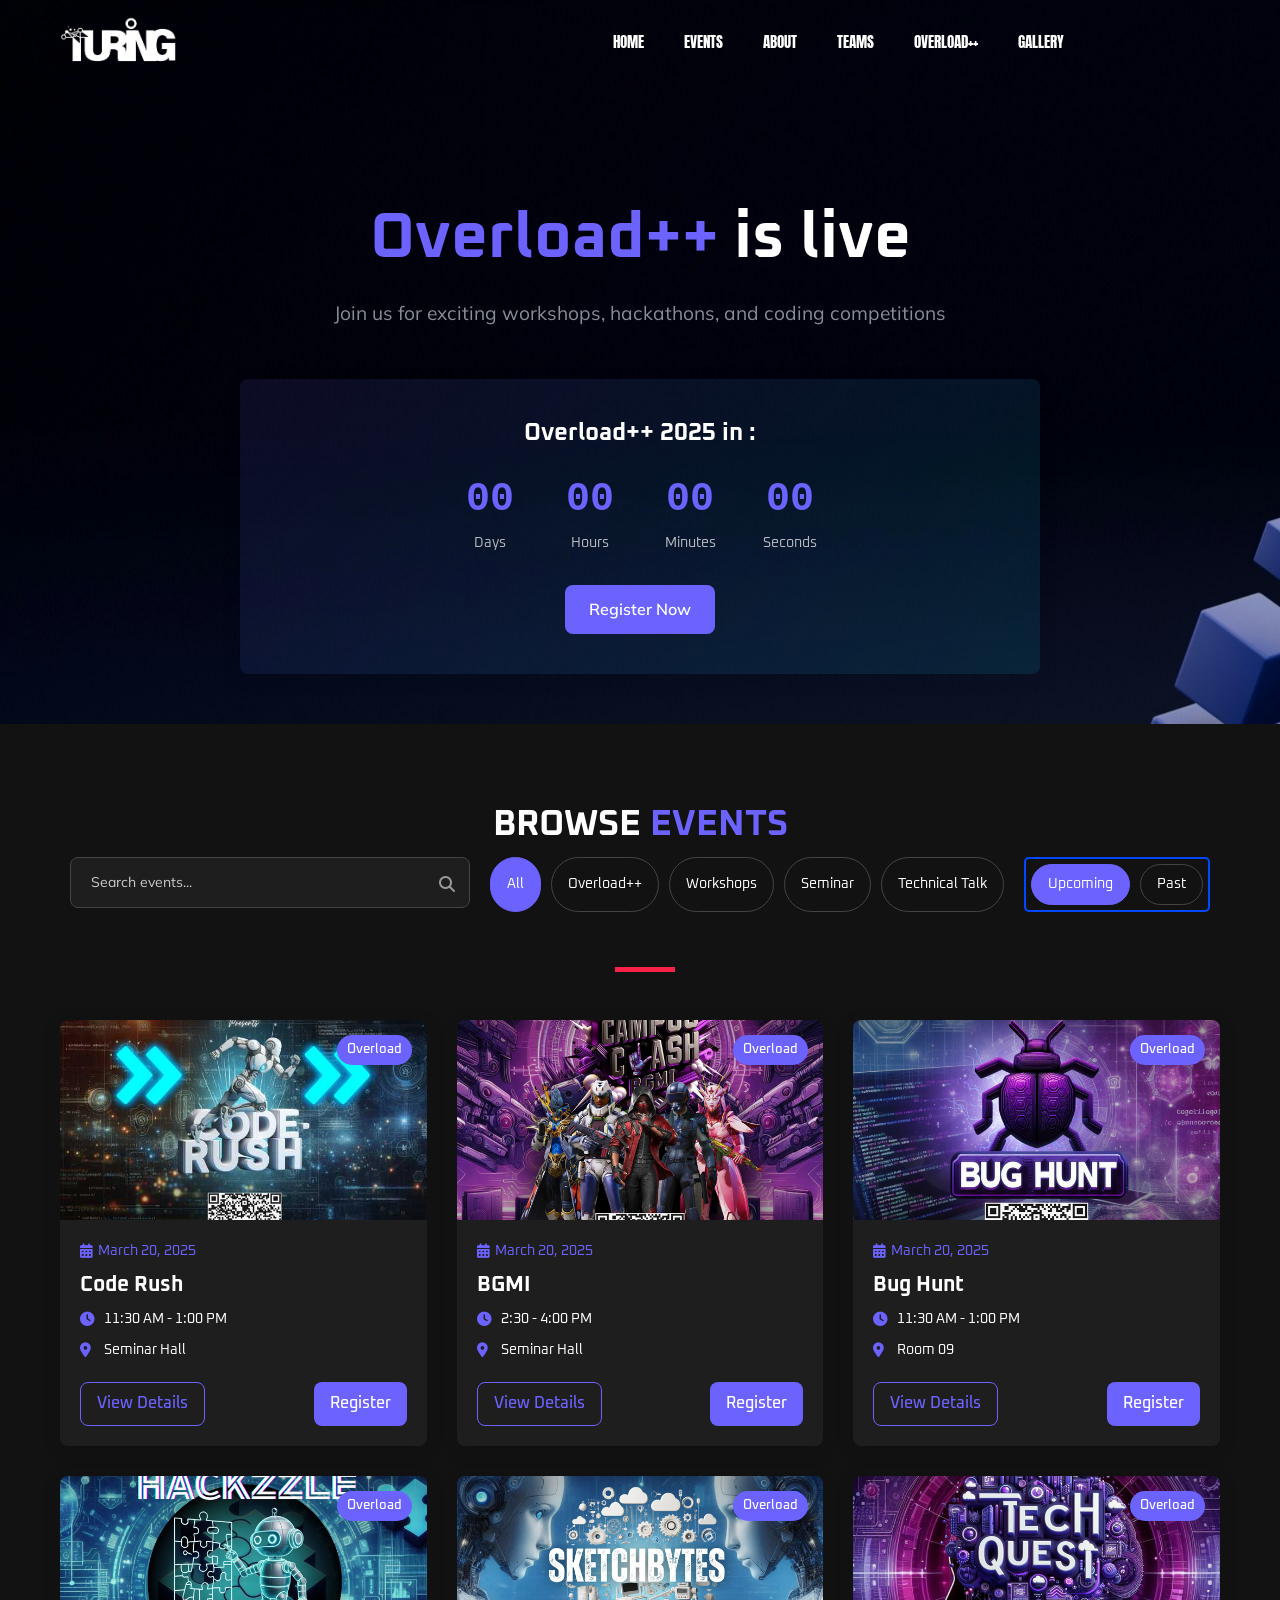
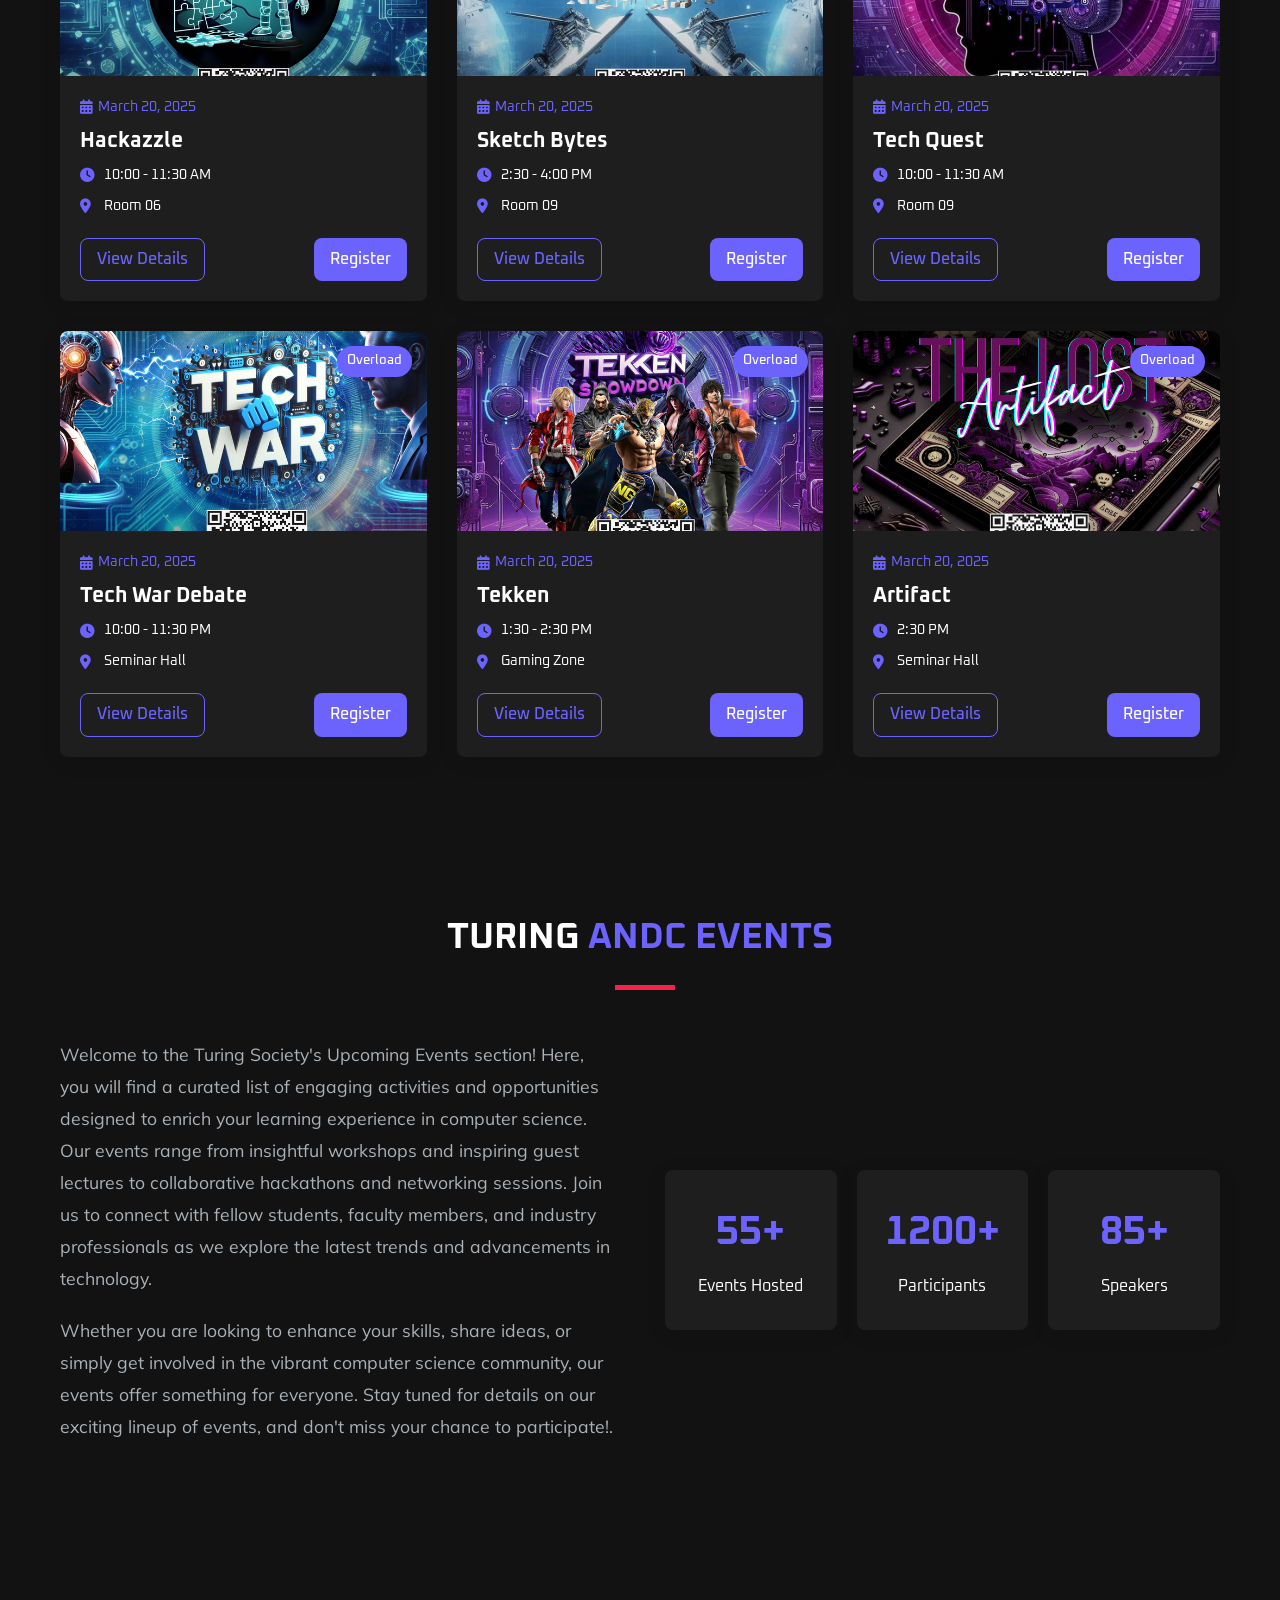
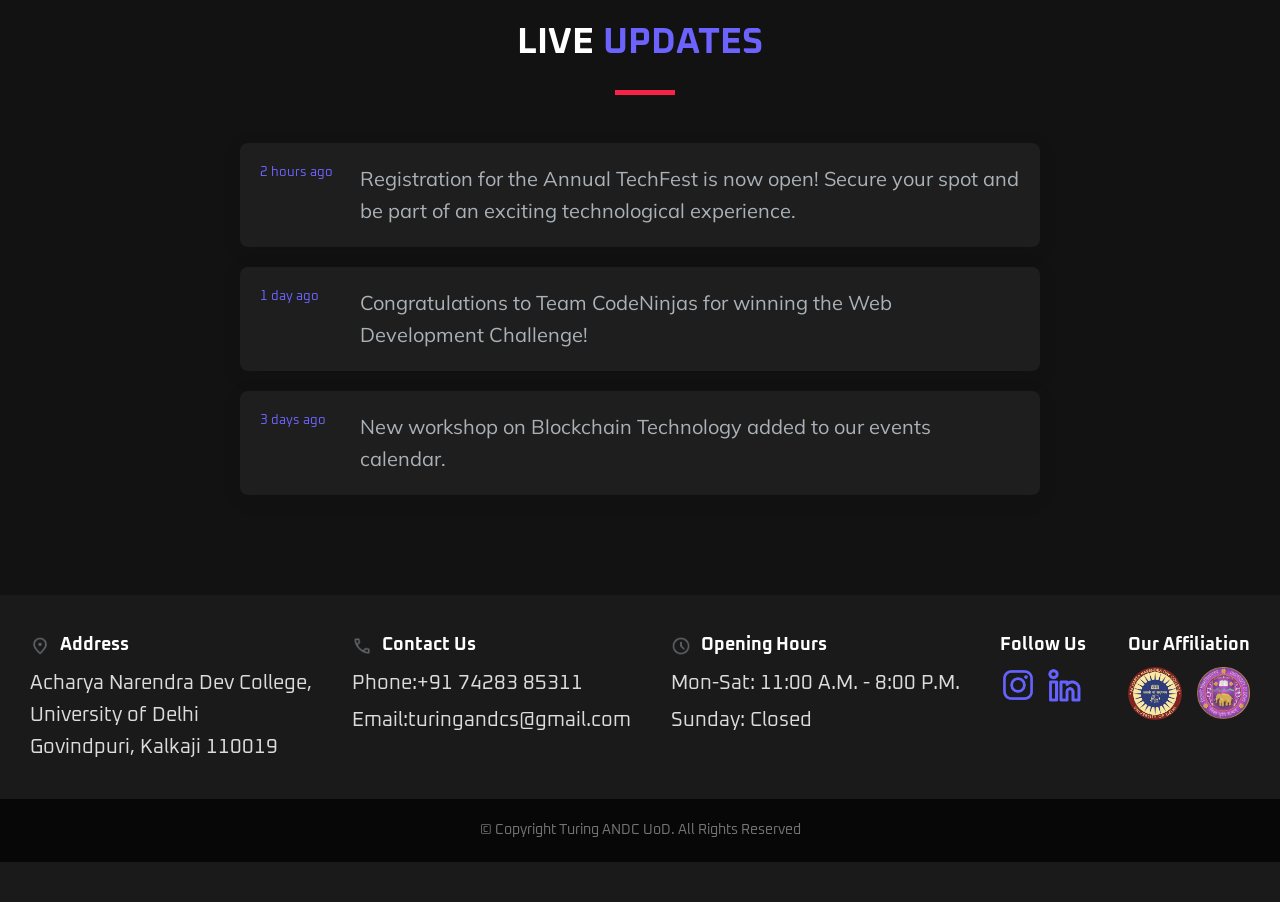
<file: Events.html>
<!DOCTYPE html>
<html lang="en">

<head>
    <meta charset="UTF-8">
    <meta name="viewport" content="width=device-width, initial-scale=1.0">
    <meta name="description" content="TURING - College Technical Society Events Page">
    <meta name="keywords"
        content="TURING, technical society, college events, hackathons, workshops, coding competitions">
    <title>Events | TURING</title>
  
    <link rel="stylesheet" href="css/owl.carousel.min.css">
    <link rel="stylesheet" href="css/magnific-popup.css">
    <link rel="stylesheet" href="css/font-awesome.min.css">
    <link rel="stylesheet" href="css/themify-icons.css">
    <link rel="stylesheet" href="css/gijgo.css">
    <link rel="stylesheet" href="css/nice-select.css">
    <link rel="stylesheet" href="css/animate.css">
    <link rel="stylesheet" href="css/flaticon.css">
    <link rel="stylesheet" href="css/slicknav.css">
    <link rel="stylesheet" href="css/venobox.css">
  
    <link rel="apple-touch-icon" sizes="180x180" href="./Assets/favicon_io/apple-touch-icon.png" />
    <link rel="icon" type="image/png" sizes="32x32" href="./Assets/favicon_io/favicon-32x32.png" />
    <link rel="icon" type="image/png" sizes="16x16" href="./Assets/favicon_io/favicon-16x16.png" />
    <link rel="icon" type="image/png" sizes="16x16" href="./Assets/favicon_io/favicon.ico" />
    <link rel="manifest" href="./Assets/favicon_io/site.webmanifest" />
    <link rel="stylesheet" href="https://cdnjs.cloudflare.com/ajax/libs/font-awesome/6.4.0/css/all.min.css">
    <link rel="stylesheet" href="css/bootstrap.min.css">
    <link rel="stylesheet" href="css/style.css">
    
    <link rel="stylesheet" href="./turingcss/Events.css">
    <link rel="stylesheet" href="css/footer.css">
    <!-- Preconnect to external resources -->

</head>

<!-- Google tag (gtag.js) -->
<script async src="https://www.googletagmanager.com/gtag/js?id=G-7VES1HDSSF"></script>
<script>
  window.dataLayer = window.dataLayer || [];
  function gtag(){dataLayer.push(arguments);}
  gtag('js', new Date());

  gtag('config', 'G-7VES1HDSSF');
</script>

<body class="dark-mode">
  <!-- Full-Screen Loader -->
  <div class="loader-overlay">
    <div class="loader"></div>
</div>

    <header>
        <div class="header-area ">
            <div id="sticky-header" class="main-header-area">
                <div class="container">
                    <div class="header_bottom_border">
                        <div class="row align-items-center">
                            <div class="col-xl-4 col-lg-4">
                                <div class="logo">
                                    <a href="index.html">
                                        <img src="img/Turing logo.png" alt="" style="width: 117px;">
                                    </a>
                                </div>
                            </div>
                            <div class="col-xl-8 col-lg-8">
                                <div class="main-menu  d-none d-lg-block">
                                    <nav>
                                        <ul id="navigation">
                                            <li><a href="index.html">home</a></li>
                                            <li><a href="Events.html">Events</a></li>
                                            <li><a href="about.html">About</a></li>
                                            <li><a href="teams.html">Teams</a></li>
                                            <li><a href="overloadpp.html">Overload++</a></li>
                                            <li><a href="Gallerycard.html">Gallery</a></li>
                                        </ul>
                                    </nav>
                                </div>
                            </div>
                            <div class="col-12">
                                <div class="mobile_menu d-block d-lg-none"></div>
                            </div>
                        </div>
                    </div>

                </div>
            </div>
        </div>
    </header>

    <section class="hero" style="background-image: url(img/Eventsbg.jpg); ">
        
        <div class="container" id="hero">
            
            <h1 style="padding-top: 100px;"><span class="highlight">Overload++</span> is live</h1>
            <p>Join us for exciting workshops, hackathons, and coding competitions</p>
            
            <div class="featured-event">
                <div class="event-countdown">
                    <h3>Overload++ 2025 in : </h3>
                    <div class="countdown-timer">
                        <div class="countdown-item">
                            <span id="days">00</span>
                            <span>Days</span>
                        </div>
                        <div class="countdown-item">
                            <span id="hours">00</span>
                            <span>Hours</span>
                        </div>
                        <div class="countdown-item">
                            <span id="minutes">00</span>
                            <span>Minutes</span>
                        </div>
                        <div class="countdown-item">
                            <span id="seconds">00</span>
                            <span>Seconds</span>
                        </div>
                    </div>
                    <button class="btn btn-primary register-btn" data-event-id="0"><a href="https://tr.ee/B20RjB" target="_blank[]">Register Now</a></button>
                </div>
            </div>
        </div>
    </section>

    <section class="events-section">
        <div class="container">
            <div class="section-header">
                <h2>Browse <span class="highlight">Events</span></h2>
                <div class="search-filter">
                    <div class="search-box">
                        <input type="text" id="search-events" placeholder="Search events...">
                        <i class="fas fa-search"></i>
                    </div>
                    <div class="filter-options">
                        <button class="filter-btn active" data-filter="all">All</button>
                        <button class="filter-btn" data-filter="overload">Overload++</button>
                        <button class="filter-btn" data-filter="workshop">Workshops</button>
                        <button class="filter-btn" data-filter="seminar">Seminar</button>
                        <button class="filter-btn" data-filter="technical talk">Technical Talk</button>
                    </div>
                    <!-- <div class="separator"></div> -->
                    <div class="time-filter">
                        <button class="time-btn active" data-time="upcoming">Upcoming</button>
                        <button class="time-btn" data-time="past">Past</button>
                    </div>
                </div>
            </div>

            <div class="events-grid" id="events-container">
                <!-- Events will be dynamically inserted here -->
            </div>
        </div>
    </section>

    <section id="about" class="about-section">
        <div class="container">
            <div class="section-header">
                <h2>Turing <span class="highlight">ANDC Events</span></h2>
            </div>
            <div class="about-content">
                <div class="about-text">
                    <p>Welcome to the Turing Society's Upcoming Events section! Here, you will find a curated list of engaging activities and opportunities designed to enrich your learning experience in computer science. Our events range from insightful workshops and inspiring guest lectures to collaborative hackathons and networking sessions.
                    Join us to connect with fellow students, faculty members, and industry professionals as we explore the latest trends and advancements in technology. </p>
                    <p>Whether you are looking to enhance your skills, share ideas, or simply get involved in the vibrant computer science community, our events offer something for everyone.
                    Stay tuned for details on our exciting lineup of events, and don't miss your chance to participate!.</p>
                </div>
                <div class="about-stats">
                    <div class="stat-item">
                        <span class="stat-number">55+</span>
                        <span class="stat-label">Events Hosted</span>
                    </div>
                    <div class="stat-item">
                        <span class="stat-number">1200+</span>
                        <span class="stat-label">Participants</span>
                    </div>
                    <div class="stat-item">
                        <span class="stat-number">85+</span>
                        <span class="stat-label">Speakers</span>
                    </div>
                </div>
            </div>
        </div>
    </section>

    <section class="announcements-section">
        <div class="container">
            <div class="section-header">
                <h2>Live <span class="highlight">Updates</span></h2>
            </div>
            <div class="announcements-container">
                <div class="announcement">
                    <div class="announcement-time">2 hours ago</div>
                    <div class="announcement-content">
                        <p>Registration for the Annual TechFest is now open! Secure your spot and be part of an exciting technological experience.</p>
                    </div>
                </div>
                <div class="announcement">
                    <div class="announcement-time">1 day ago</div>
                    <div class="announcement-content">
                        <p>Congratulations to Team CodeNinjas for winning the Web Development Challenge!</p>
                    </div>
                </div>
                <div class="announcement">
                    <div class="announcement-time">3 days ago</div>
                    <div class="announcement-content">
                        <p>New workshop on Blockchain Technology added to our events calendar.</p>
                    </div>
                </div>
            </div>
        </div>
    </section>


    <!-- footer_start  -->
    <footer class="footer">
        <div class="footer-container">
            <!-- Address -->
            <div class="footer-column">
                <h3>
                    <img src="img/Footer/location.png" class="icon" alt="Address" />
                    Address
                </h3>
                <p>
                    Acharya Narendra Dev College,<br />University of Delhi<br />Govindpuri,
                    Kalkaji 110019
                </p>
            </div>

            <!-- Contact Us -->
            <div class="footer-column">
                <h3>
                    <img src="img/Footer/Call.png" class="icon" alt="Address" />Contact
                    Us
                </h3>
                <p>Phone:<a href="tel:+91 74283 85311">+91 74283 85311</a></p>
                <p>Email:<a href="mailto:turingandcs@gmail.com.com">turingandcs@gmail.com</a></p>
            </div>

            <!-- Opening Hours -->
            <div class="footer-column">
                <h3>
                    <img src="img/Footer/clock.png" class="icon" alt="Address" />Opening
                    Hours
                </h3>
                <p>Mon-Sat: 11:00 A.M. - 8:00 P.M.</p>
                <p>Sunday: Closed</p>
            </div>

            <!-- Follow Us -->
            <div class="footer-column">
                <h3>Follow Us</h3>
                <div class="social-icons-footer">
                    <a href="https://www.instagram.com/turing.andc?igsh=Z2dqNzlydWR1MjR2"><img
                            src="img/Footer/Instagram.png" class="fa fa-instagram" alt="Address" />
                    </a>
                    <a href="#"><img src="img/Footer/Linkedin.png" class="fa fa-linkedin" alt="Address" /></a>
                </div>
            </div>

            <!-- College and University Logos Section -->
            <div class="footer-column">
                <h3>Our Affiliation</h3>
                <div class="logo-container">
                    <a href="https://www.andcollege.du.ac.in/#"><img src="img/Footer/ANDC.png"
                            alt="Acharya Narendra Dev College Logo" class="footer-logo" /></a>
                    <a href="https://www.du.ac.in/"><img src="img/Footer/DU.png" alt="University of Delhi Logo"
                            class="footer-logo" /></a>
                </div>
            </div>
        </div>

        <!-- Bottom Footer -->
        <div class="footer-bottom">
            &copy; Copyright Turing ANDC UoD. All Rights Reserved
        </div>
    </footer>
    <!-- footer_end  -->



    <div class="modal" id="event-modal">
        <div class="modal-content">
            <span class="close-modal">&times;</span>
            <div class="modal-body" id="modal-content">
                <!-- Event details will be dynamically inserted here -->
            </div>
        </div>
    </div>

    <!-- Registration Modal -->
    <div class="modal" id="registration-modal">
        <div class="modal-content">
            <span class="close-modal">&times;</span>
            <div class="modal-body">
                <h2>Register for <span id="registration-event-name">Event</span></h2>
                <form id="registration-form">
                    <input type="hidden" id="event-id" name="event-id">
                    <div class="form-group">
                        <label for="name">Full Name</label>
                        <input type="text" id="name" name="name" required>
                    </div>
                    <div class="form-group">
                        <label for="email">Email</label>
                        <input type="email" id="email" name="email" required>
                    </div>
                    <div class="form-group">
                        <label for="phone">Phone Number</label>
                        <input type="tel" id="phone" name="phone" required>
                    </div>
                    <div class="form-group">
                        <label for="college">College/University</label>
                        <input type="text" id="college" name="college" required>
                    </div>
                    <div class="form-group">
                        <label for="year">Year of Study</label>
                        <select id="year" name="year" required>
                            <option value="">Select Year</option>
                            <option value="1">1st Year</option>
                            <option value="2">2nd Year</option>
                            <option value="3">3rd Year</option>
                            <option value="4">4th Year</option>
                            <option value="5">5th Year</option>
                            <option value="other">Other</option>
                        </select>
                    </div>
                    <div class="form-group">
                        <label for="why-attend">Why do you want to attend this event?</label>
                        <textarea id="why-attend" name="why-attend" rows="3" required></textarea>
                    </div>
                    <button type="submit" class="btn btn-primary">Submit Registration</button>
                </form>
            </div>
        </div>
    </div>

    <!-- Success Modal -->
    <div class="modal" id="success-modal">
        <div class="modal-content">
            <span class="close-modal">&times;</span>
            <div class="modal-body text-center">
                <i class="fas fa-check-circle success-icon"></i>
                <h2>Registration Successful!</h2>
                <p>Thank you for registering for the event. We've sent a confirmation email with all the details.</p>
                <button class="btn btn-primary close-success-modal">Close</button>
            </div>
        </div>
    </div>



    <script src="js/vendor/modernizr-3.5.0.min.js"></script>
    <script src="js/vendor/jquery-1.12.4.min.js"></script>
    <script src="js/popper.min.js"></script>
    <script src="js/bootstrap.min.js"></script>
    <script src="bootstrap/js/bootstrap.bundle.min.js"></script>
    <script src="js/owl.carousel.min.js"></script>
    <script src="js/isotope.pkgd.min.js"></script>
    <script src="js/ajax-form.js"></script>
    <script src="js/waypoints.min.js"></script>
    <script src="js/jquery.counterup.min.js"></script>
    <script src="js/imagesloaded.pkgd.min.js"></script>
    <script src="js/scrollIt.js"></script>
    <script src="js/jquery.scrollUp.min.js"></script>
    <script src="js/wow.min.js"></script>
    <script src="js/gijgo.min.js"></script>
    <script src="js/nice-select.min.js"></script>
    <script src="js/jquery.slicknav.min.js"></script>
    <script src="js/jquery.magnific-popup.min.js"></script>
    <script src="js/tilt.jquery.js"></script>
    <script src="js/plugins.js"></script>
    <script src="js/main.js"></script>
  
    <script src="turingjs/modal_events1.js"></script>
    <script src="turingjs/main_events1.js"></script>
    <script src="turingjs/countdown_events1.js"></script>

    
    <script src="turingjs/events1.js"></script>

    <!-- Lightbox Container -->
    <div id="lightbox" class="lightbox">
        <span class="close">&times;</span>
        <img class="lightbox-content" id="lightbox-img">
    </div>

</body>

</html>
</file>
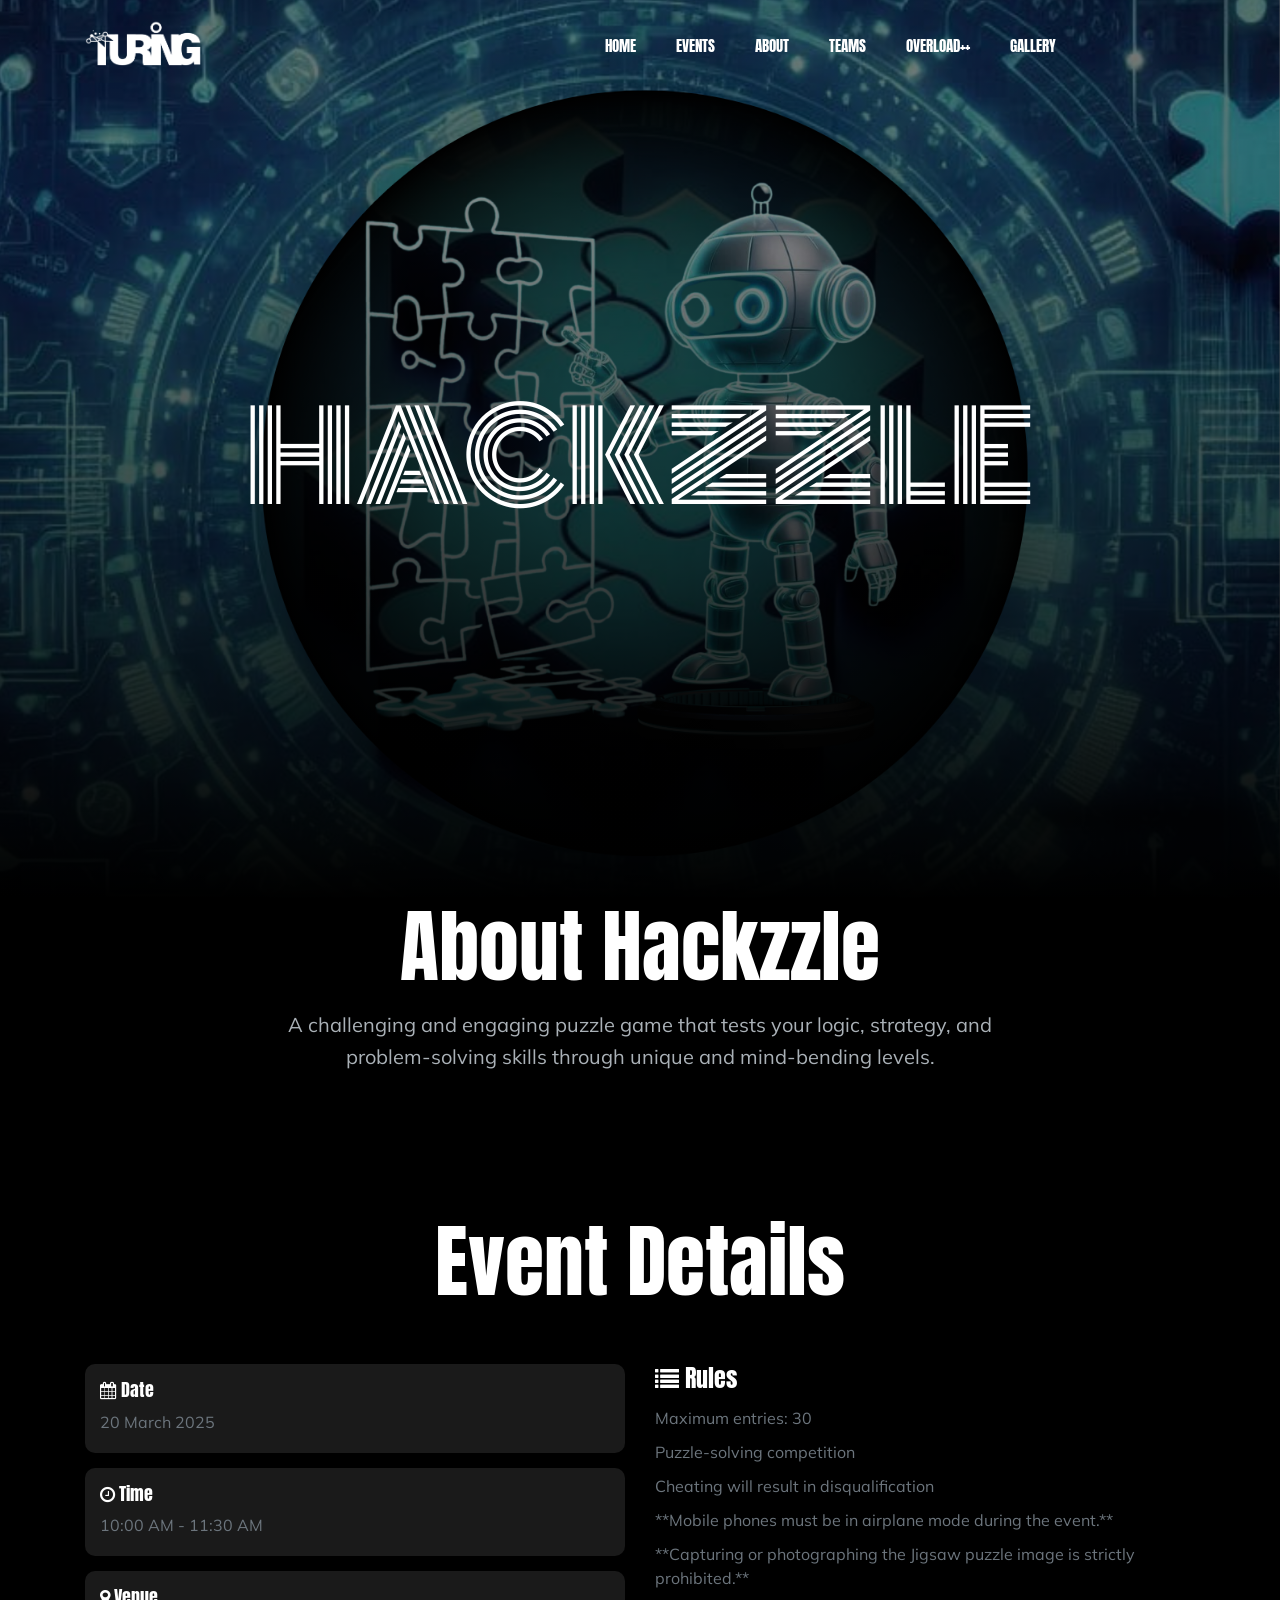
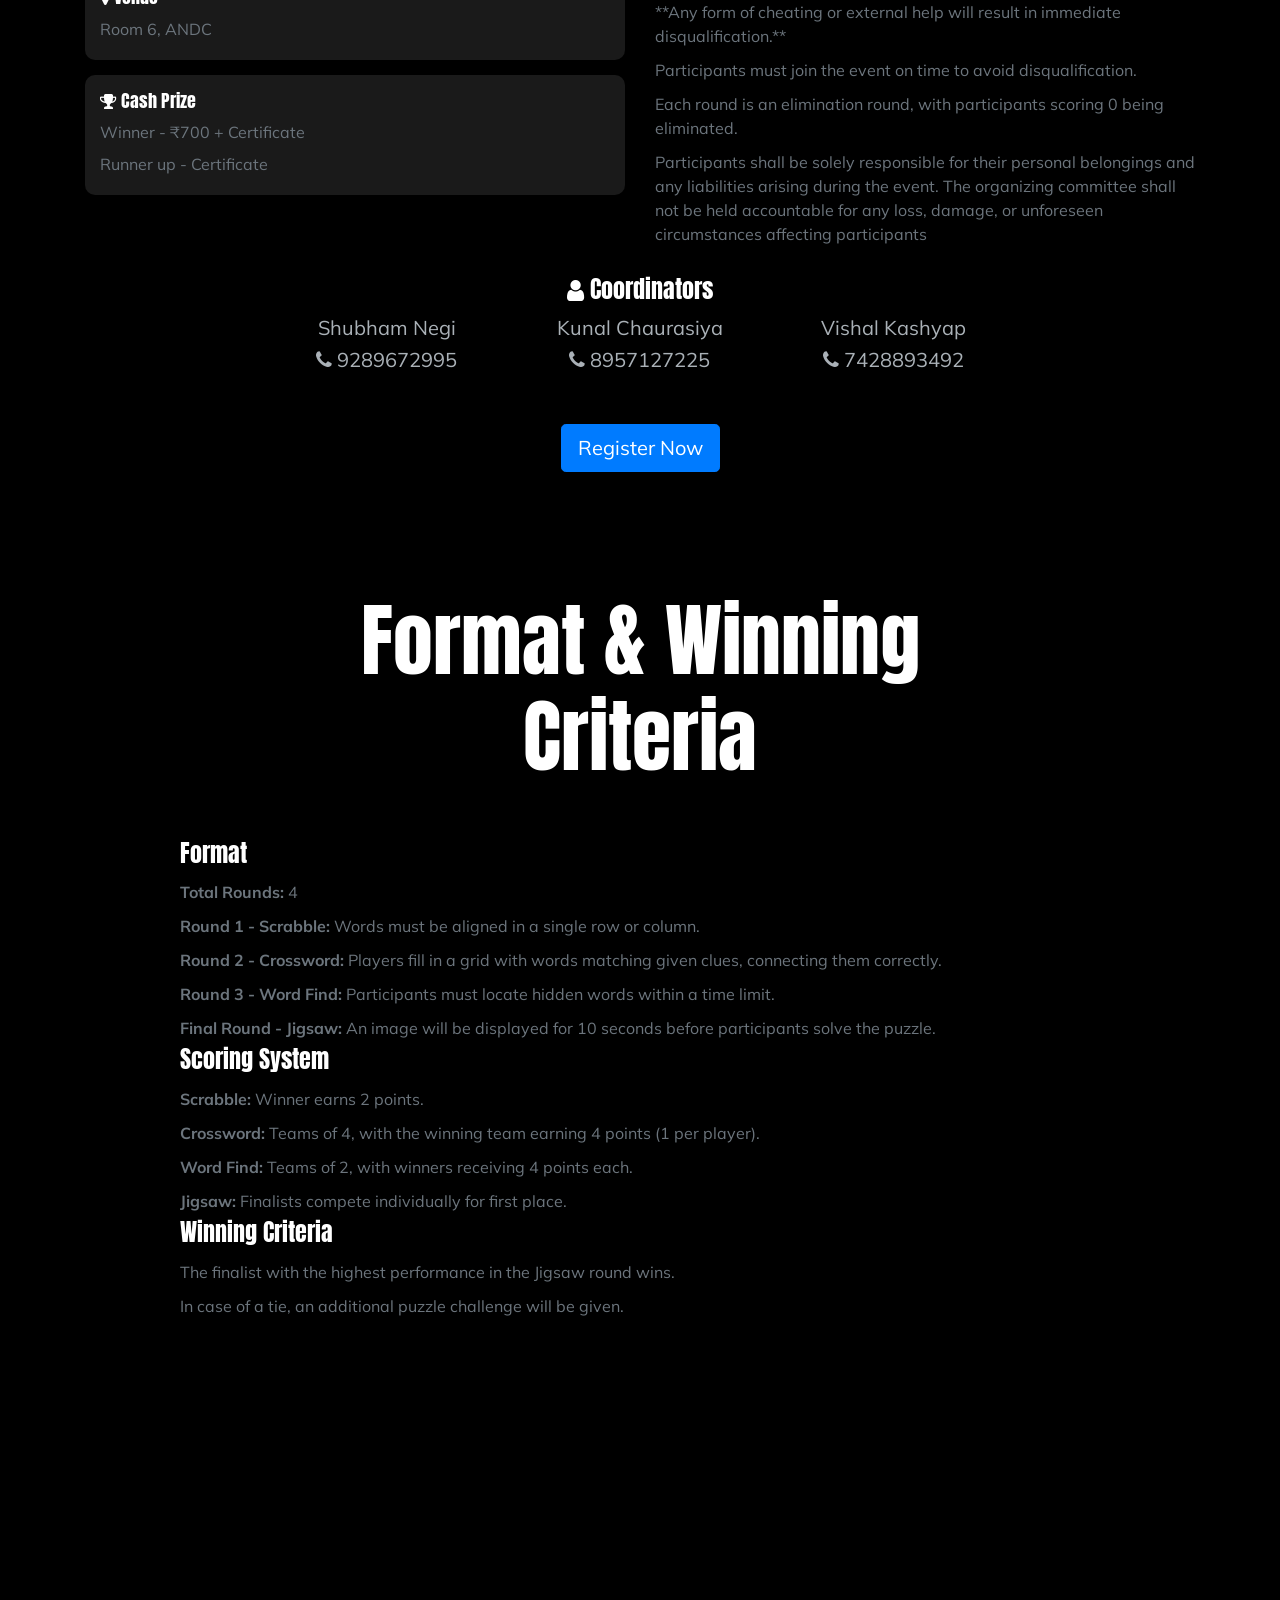
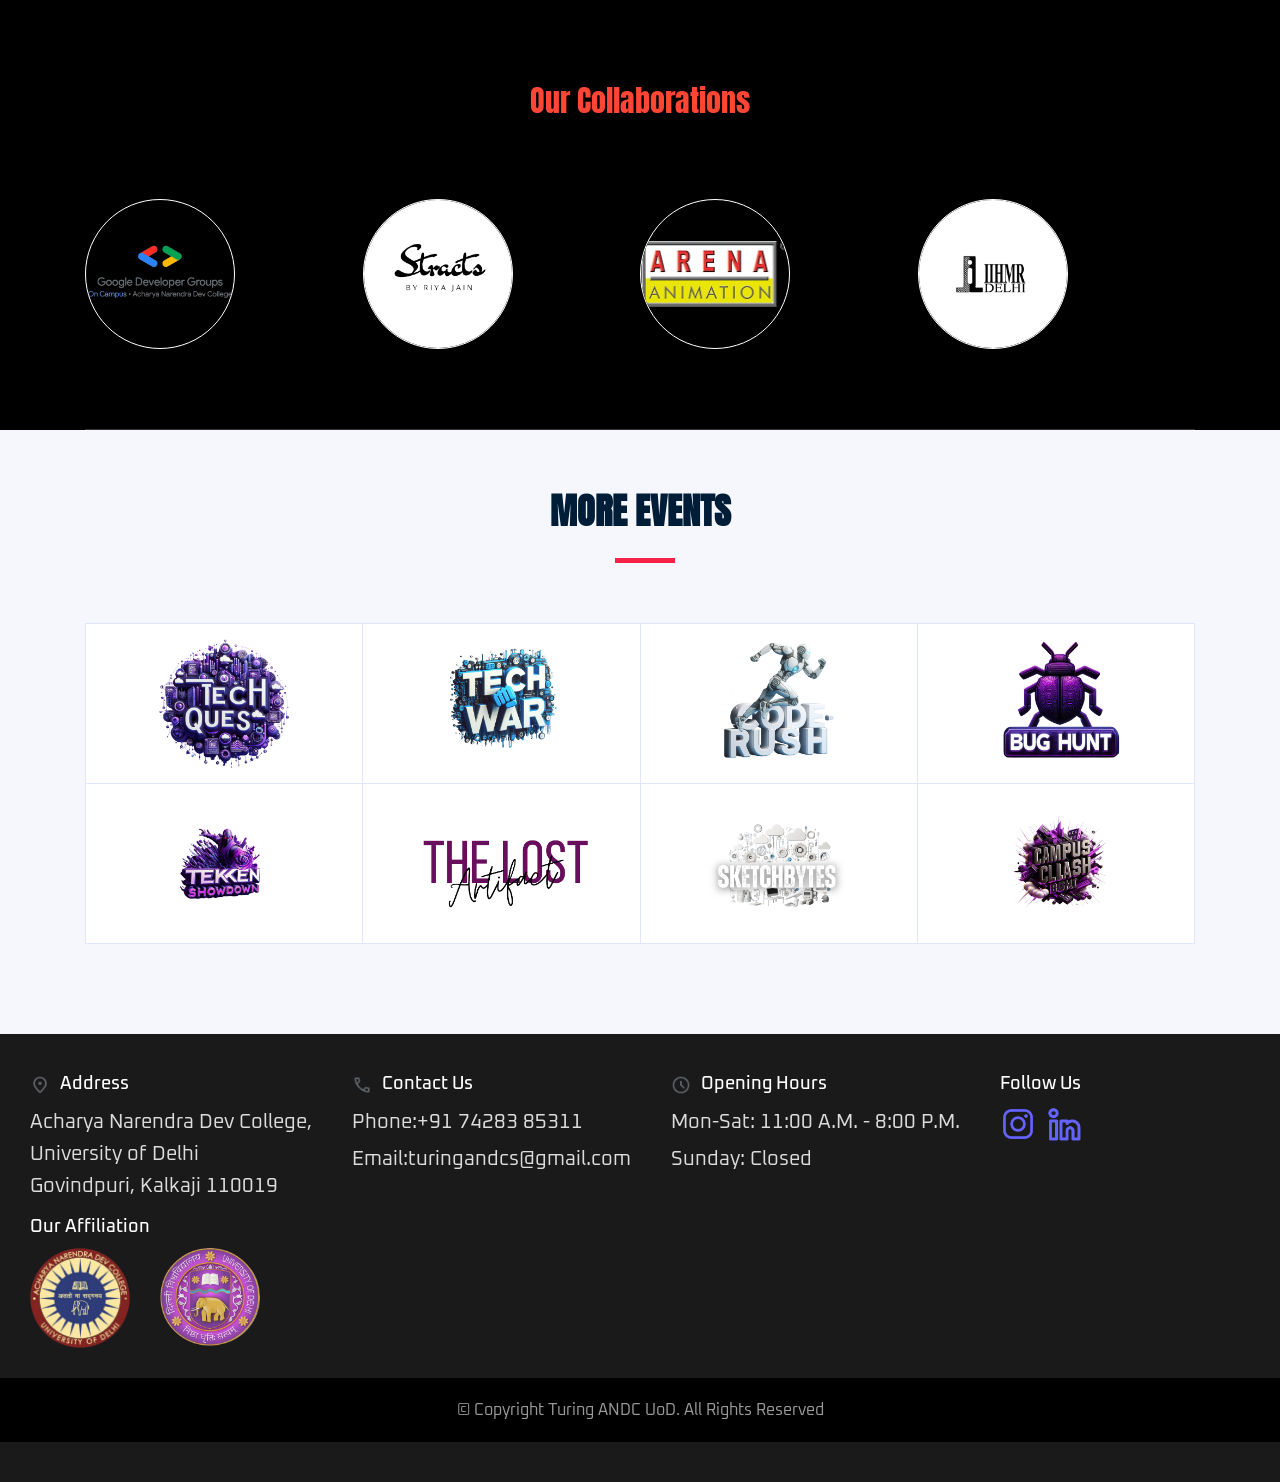
<file: Hackzzle.html>
<!doctype html>
<html class="no-js" lang="zxx">

<head>
	<meta charset="utf-8">
	<meta http-equiv="x-ua-compatible" content="ie=edge">
	<title>Hackzzle | Overload++ 2025</title>
	<meta name="description" content="">
	<meta name="viewport" content="width=device-width, initial-scale=1">

	<!-- <link rel="manifest" href="site.webmanifest"> -->
	<link rel="apple-touch-icon" sizes="180x180" href="img/favicon_io/apple-touch-icon.png" />
	<link rel="icon" type="image/png" sizes="32x32" href="img/favicon_io/favicon-32x32.png" />
	<link rel="icon" type="image/png" sizes="16x16" href="img/favicon_io/favicon-16x16.png" />
	<link rel="icon" type="image/png" sizes="16x16" href="img/favicon_io/favicon.ico" />
	<link rel="manifest" href="img/favicon_io/site.webmanifest" />
	<!-- Place favicon.ico in the root directory -->

	<!-- CSS here -->
	<link rel="stylesheet" href="css/bootstrap.min.css">
	<link rel="stylesheet" href="css/owl.carousel.min.css">
	<link rel="stylesheet" href="css/magnific-popup.css">
	<link rel="stylesheet" href="css/font-awesome.min.css">
	<link rel="stylesheet" href="css/themify-icons.css">
	<link rel="stylesheet" href="css/gijgo.css">
	<link rel="stylesheet" href="css/nice-select.css">
	<link rel="stylesheet" href="css/animate.css">
	<link rel="stylesheet" href="css/flaticon.css">
	<link rel="stylesheet" href="css/slicknav.css">
	<link rel="stylesheet" href="css/footer.css">


	<style>
		.event-details-area {
			padding: 60px 0;
		}

		.single_event_detail {
			background: rgba(255, 255, 255, 0.1);
			padding: 15px;
			border-radius: 10px;
			margin-bottom: 15px;
		}

		.single_event_detail h4 {
			font-size: 18px;
			margin-bottom: 5px;
		}

		.single_event_detail p {
			margin: 0;
			font-size: 16px;
		}

		ul {
			list-style-type: none;
			padding-left: 0;
		}

		ul li {
			padding: 5px 0;
		}
	</style>
	<link rel="stylesheet" href="css/style.css">
	<!-- <link rel="stylesheet" href="css/responsive.css"> -->
</head>

<!-- Google tag (gtag.js) -->
<script async src="https://www.googletagmanager.com/gtag/js?id=G-7VES1HDSSF"></script>
<script>
  window.dataLayer = window.dataLayer || [];
  function gtag(){dataLayer.push(arguments);}
  gtag('js', new Date());

  gtag('config', 'G-7VES1HDSSF');
</script>

<body>
	<!--[if lte IE 9]>
            <p class="browserupgrade">You are using an <strong>outdated</strong> browser. Please <a href="https://browsehappy.com/">upgrade your browser</a> to improve your experience and security.</p>
        <![endif]-->

		  <!-- Full-Screen Loader -->
		  <div class="loader-overlay">
			<div class="loader"></div>
		</div>

	<!-- header-start -->
	<header>
		<div class="header-area ">
			<div id="sticky-header" class="main-header-area">
				<div class="container">
					<div class="header_bottom_border">
						<div class="row align-items-center">
							<div class="col-xl-4 col-lg-4">
								<div class="logo">
									<a href="index.html">
										<img src="img/Turing logo.png" alt="" style="width: 117px;">
									</a>
								</div>
							</div>
							<div class="col-xl-8 col-lg-8">
								<div class="main-menu  d-none d-lg-block">
									<nav>
										<ul id="navigation">
											<li><a href="index.html">home</a></li>
											<li><a href="Events.html">Events</a></li>
											<li><a href="about.html">About</a></li>
											<li><a href="teams.html">Teams</a></li>
											<li><a href="overloadpp.html">Overload++</a></li>
											<li><a href="Gallerycard.html">Gallery</a></li>
										</ul>
									</nav>
								</div>
							</div>
							<div class="col-12">
								<div class="mobile_menu d-block d-lg-none"></div>
							</div>
						</div>
					</div>

				</div>
			</div>
		</div>
	</header>
	<!-- header-end -->

	<!-- slider_area_start -->
	<div class="slider_area">
		<div class="single_slider  d-flex align-items-center slider_bg_Hackzzle overlay">
			<div class="container">
				<div class="row align-items-center justify-content-center">
					<div class="col-xl-12">
						<div class="slider_text text-center">
							<h3 class="wow fadeInLeft" data-wow-duration="1s" data-wow-delay=".4s">Hackzzle</h3>
						</div>
					</div>
				</div>
			</div>
		</div>
	</div>
	<!-- slider_area_end -->

	<!-- about_area_start  -->
	<div class="about_area black_bg">
		<div class="container">
			<div class="row justify-content-center">
				<div class="col-lg-8">
					<div class="section_title text-center mb-80">
						<h3 class="wow fadeInRight" data-wow-duration="1s" data-wow-delay=".3s">About Hackzzle</h3>
						<p class="wow fadeInRight" data-wow-duration="1s" data-wow-delay=".4s">A challenging and
							engaging puzzle game that
							tests your logic, strategy, and problem-solving
							skills through unique and mind-bending levels.</p>
					</div>
				</div>
			</div>

			<div class="container event-details-area black_bg">
				<div class="row justify-content-center">
					<div class="col-lg-8">
						<div class="section_title text-center mb-5">
							<h3 class="text-white">Event Details</h3>
						</div>
					</div>
				</div>

				<!-- Hackzzle -->
				<div class="row justify-content-center">
					<div class="col-md-6">
						<div class="single_event_detail">
							<h4 class="text-white"><i class="fa fa-calendar"></i> Date</h4>
							<p class="text-muted">20 March 2025</p>
						</div>
						<div class="single_event_detail">
							<h4 class="text-white"><i class="fa fa-clock-o"></i> Time</h4>
							<p class="text-muted">10:00 AM - 11:30 AM</p>
						</div>
						<div class="single_event_detail">
							<h4 class="text-white"><i class="fa fa-map-marker"></i> Venue</h4>
							<p class="text-muted">Room 6, ANDC</p>
						</div>
						<div class="single_event_detail">
							<h4 class="text-white"><i class="fa fa-trophy"></i> Cash Prize</h4>
							<p class="text-muted">Winner - ₹700 + Certificate<br>Runner up - Certificate</p>
						</div>
					</div>
					<div class="col-md-6">
						<h4 class="text-white"><i class="fa fa-list"></i> Rules</h4>
						<ul class="text-muted">
							<li>Maximum entries: 30</li>
							<li>Puzzle-solving competition</li>
							<li>Cheating will result in disqualification</li>
							<li>**Mobile phones must be in airplane mode during the event.**</li>
							<li>**Capturing or photographing the Jigsaw puzzle image is strictly prohibited.**</li>
							<li>**Any form of cheating or external help will result in immediate disqualification.**
							</li>
							<li>Participants must join the event on time to avoid disqualification.</li>
							<li>Each round is an elimination round, with participants scoring 0 being eliminated.</li>
							<li>Participants shall be solely responsible for their personal belongings and any
								liabilities arising during the event. The organizing committee shall not be held
								accountable for any loss, damage, or unforeseen circumstances affecting participants
							</li>
						</ul>
					</div>
				</div>

				<!-- Coordinators -->
				<div class="row justify-content-center mt-4">
					<div class="col-lg-8">
						<h4 class="text-white text-center"><i class="fa fa-user"></i> Coordinators</h4>
						<div class="row text-center text-muted">
							<div class="col-md-4">
								<p>Shubham Negi</p>
								<p><i class="fa fa-phone"></i> 9289672995</p>
							</div>
							<div class="col-md-4">
								<p>Kunal Chaurasiya</p>
								<p><i class="fa fa-phone"></i> 8957127225</p>
							</div>
							<div class="col-md-4">
								<p>Vishal Kashyap</p>
								<p><i class="fa fa-phone"></i> 7428893492</p>
							</div>
						</div>
					</div>
				</div>

				<!-- Register Button -->
				<div class="row justify-content-center mt-5">
					<div class="col-lg-6 text-center">
						<a href="https://linktr.ee/Turing_Society?utm_source=linktree_profile_share&ltsid=f14a1b6a-6d64-4dab-b6c0-368ab4116e5e"
							class="btn btn-primary btn-lg">Register Now</a>
					</div>
				</div>
			</div>

			<div class="container event-details-area black_bg">
				<div class="row justify-content-center">
					<div class="col-lg-8">
						<div class="section_title text-center mb-5">
							<h3 class="text-white">Format & Winning Criteria</h3>
						</div>
					</div>
				</div>

				<!-- Format -->
				<div class="row justify-content-center">
					<div class="col-md-10">
						<h4 class="text-white">Format</h4>
						<ul class="text-muted">
							<li><strong>Total Rounds:</strong> 4</li>
							<li><strong>Round 1 - Scrabble:</strong> Words must be aligned in a single row or column.
							</li>
							<li><strong>Round 2 - Crossword:</strong> Players fill in a grid with words matching given
								clues, connecting them correctly.</li>
							<li><strong>Round 3 - Word Find:</strong> Participants must locate hidden words within a
								time limit.</li>
							<li><strong>Final Round - Jigsaw:</strong> An image will be displayed for 10 seconds before
								participants solve the puzzle.</li>
						</ul>
					</div>
				</div>



				<!-- Scoring System -->
				<div class="row justify-content-center">
					<div class="col-md-10">
						<h4 class="text-white">Scoring System</h4>
						<ul class="text-muted">
							<li><strong>Scrabble:</strong> Winner earns 2 points.</li>
							<li><strong>Crossword:</strong> Teams of 4, with the winning team earning 4 points (1 per
								player).</li>
							<li><strong>Word Find:</strong> Teams of 2, with winners receiving 4 points each.</li>
							<li><strong>Jigsaw:</strong> Finalists compete individually for first place.</li>
						</ul>
					</div>
				</div>

				<!-- Winning Criteria -->
				<div class="row justify-content-center">
					<div class="col-md-10">
						<h4 class="text-white">Winning Criteria</h4>
						<ul class="text-muted">
							<li>The finalist with the highest performance in the Jigsaw round wins.</li>
							<li>In case of a tie, an additional puzzle challenge will be given.</li>
						</ul>
					</div>
				</div>


			</div>

		</div>
	</div>
	<!-- about_area_end  -->










	<!-- brand_area_start  -->
	<div class="brand_area black_bg">
		<div class="container">
			<div class="row">
				<div class="col-lg-12">
					<div class="section_title text-center mb-80">
						<h4 class="wow fadeInRight" data-wow-duration="1s" data-wow-delay=".3s">Our Collaborations</h4>
					</div>
				</div>
			</div>
			<div class="row">
				<div class="col-lg-12">
					<div class="brand_wrap">
						<div class="brand_active owl-carousel">
							<div class="single_brand text-center">
								<a href="https://gdg-andc.vercel.app/"><img src="img/brand/1.png" alt=""></a>
							</div>
							<div class="single_brand text-center">
								<a href="https://stractsbyriya.com/"><img src="img/brand/2.png" alt=""></a>
							</div>
							<div class="single_brand text-center">
								<a href="https://arenakalkaji.com/"><img src="img/brand/3.png" alt=""></a>
							</div>
							<div class="single_brand text-center">
								<a href="https://www.iihmrdelhi.edu.in/"><img src="img/brand/4.png" alt=""></a>
							</div>
							<div class="single_brand text-center">
								<a href="https://www.instagram.com/du_campus_diary/"><img src="img/brand/5.jpg"
										alt=""></a>
							</div>
							<div class="single_brand text-center">
								<a href="https://www.theeducationtree.com/"><img src="img/brand/6.jpg" alt=""></a>
							</div>
							<div class="single_brand text-center">
								<a href="https://www.instagram.com/du.fest/"><img src="img/brand/7.jpg" alt=""></a>
							</div>
							<div class="single_brand text-center">
								<a href="https://www.instagram.com/du_fest_/"><img src="img/brand/8.jpg" alt=""></a>
							</div>
							<div class="single_brand text-center">
								<a href="https://www.instagram.com/duconnection/"><img src="img/brand/9.jpg" alt=""></a>
							</div>
							<div class="single_brand text-center">
								<a href="https://www.instagram.com/andcians.du/"><img src="img/brand/10.jpg" alt=""></a>
							</div>
							<div class="single_brand text-center">
								<a href="https://interviewbuddy.net/"><img src="img/brand/11.png" alt=""></a>
							</div>
						</div>
					</div>
				</div>
			</div>
		</div>
	</div>
	<!-- brand_area_end  -->


	<section id="sponsors" class="section-with-bg wow fadeInUp">

		<div class="container">
			<div class="section-header">
				<h2>More Events</h2>
			</div>

			<div class="row no-gutters sponsors-wrap clearfix">

				<div class="col-lg-3 col-md-4 col-xs-6">
					<a href="Techquest.html">
						<div class="sponsor-logo">
							<img src="img/sponsors/1.png" class="img-fluid" alt="">
						</div>
					</a>
				</div>

				<div class="col-lg-3 col-md-4 col-xs-6">
					<a href="TechWar.html">
						<div class="sponsor-logo">
							<img src="img/sponsors/3.png" class="img-fluid" alt="">
						</div>
					</a>
				</div>

				<div class="col-lg-3 col-md-4 col-xs-6">
					<a href="Coderush.html">
						<div class="sponsor-logo">
							<img src="img/sponsors/4.png" class="img-fluid" alt="">
						</div>
					</a>
				</div>

				<div class="col-lg-3 col-md-4 col-xs-6">
					<a href="BugHunt.html">
						<div class="sponsor-logo">
							<img src="img/sponsors/5.png" class="img-fluid" alt="">
						</div>
					</a>
				</div>

				<div class="col-lg-3 col-md-4 col-xs-6">
					<a href="Tekken.html">
						<div class="sponsor-logo">
							<img src="img/sponsors/6.png" class="img-fluid" alt="">
						</div>
					</a>
				</div>

				<div class="col-lg-3 col-md-4 col-xs-6">
					<a href="The lost Artifact.html">
						<div class="sponsor-logo">
							<img src="img/sponsors/7.png" class="img-fluid" alt="">
						</div>
					</a>
				</div>

				<div class="col-lg-3 col-md-4 col-xs-6">
					<a href="Sketchbytes.html">
						<div class="sponsor-logo">
							<img src="img/sponsors/8.png" class="img-fluid" alt="">
						</div>
					</a>
				</div>

				<div class="col-lg-3 col-md-4 col-xs-6">
					<a href="BGMI.html">
						<div class="sponsor-logo">
							<img src="img/sponsors/9.png" class="img-fluid" alt="">
						</div>
					</a>
				</div>

			</div>

		</div>

	</section>


	<!-- footer_start  -->
	<footer class="footer">
		<div class="footer-container">
			<!-- Address -->
			<div class="footer-column">
				<h3>
					<img src="img/Footer/location.png" class="icon" alt="Address" />
					Address
				</h3>
				<p>
					Acharya Narendra Dev College,<br />University of Delhi<br />Govindpuri,
					Kalkaji 110019
				</p>
			</div>

			<!-- Contact Us -->
			<div class="footer-column">
				<h3>
					<img src="img/Footer/Call.png" class="icon" alt="Address" />Contact
					Us
				</h3>
				<p>Phone:<a href="tel:+91 74283 85311">+91 74283 85311</a></p>
				<p>Email:<a href="mailto:turingandcs@gmail.com.com">turingandcs@gmail.com</a></p>
			</div>

			<!-- Opening Hours -->
			<div class="footer-column">
				<h3>
					<img src="img/Footer/clock.png" class="icon" alt="Address" />Opening
					Hours
				</h3>
				<p>Mon-Sat: 11:00 A.M. - 8:00 P.M.</p>
				<p>Sunday: Closed</p>
			</div>

			<!-- Follow Us -->
			<div class="footer-column">
				<h3>Follow Us</h3>
				<div class="social-icons-footer">
					<a href="https://www.instagram.com/turing.andc?igsh=Z2dqNzlydWR1MjR2"><img
							src="img/Footer/Instagram.png" class="fa fa-instagram" alt="Address" />
					</a>
					<a href="#"><img src="img/Footer/Linkedin.png" class="fa fa-linkedin" alt="Address" /></a>
				</div>
			</div>

			<!-- College and University Logos Section -->
			<div class="footer-column">
				<h3>Our Affiliation</h3>
				<div class="logo-container">
					<a href="https://www.andcollege.du.ac.in/#"><img src="img/Footer/ANDC.png"
							alt="Acharya Narendra Dev College Logo" class="footer-logo" /></a>
					<a href="https://www.du.ac.in/"><img src="img/Footer/DU.png" alt="University of Delhi Logo"
							class="footer-logo" /></a>
				</div>
			</div>
		</div>

		<!-- Bottom Footer -->
		<div class="footer-bottom">
			&copy; Copyright Turing ANDC UoD. All Rights Reserved
		</div>
	</footer>
	<!-- footer_end  -->

	<!-- JS here -->
	<script src="js/vendor/modernizr-3.5.0.min.js"></script>
	<script src="js/vendor/jquery-1.12.4.min.js"></script>
	<script src="js/popper.min.js"></script>
	<script src="js/bootstrap.min.js"></script>
	<script src="js/owl.carousel.min.js"></script>
	<script src="js/isotope.pkgd.min.js"></script>
	<script src="js/ajax-form.js"></script>
	<script src="js/waypoints.min.js"></script>
	<script src="js/jquery.counterup.min.js"></script>
	<script src="js/imagesloaded.pkgd.min.js"></script>
	<script src="js/scrollIt.js"></script>
	<script src="js/jquery.scrollUp.min.js"></script>
	<script src="js/wow.min.js"></script>
	<script src="js/gijgo.min.js"></script>
	<script src="js/nice-select.min.js"></script>
	<script src="js/jquery.slicknav.min.js"></script>
	<script src="js/jquery.magnific-popup.min.js"></script>
	<script src="js/tilt.jquery.js"></script>
	<script src="js/plugins.js"></script>



	<!--contact js-->
	<script src="js/contact.js"></script>
	<script src="js/jquery.ajaxchimp.min.js"></script>
	<script src="js/jquery.form.js"></script>
	<script src="js/jquery.validate.min.js"></script>
	<script src="js/mail-script.js"></script>


	<script src="js/main.js"></script>
</body>

</html>
</file>
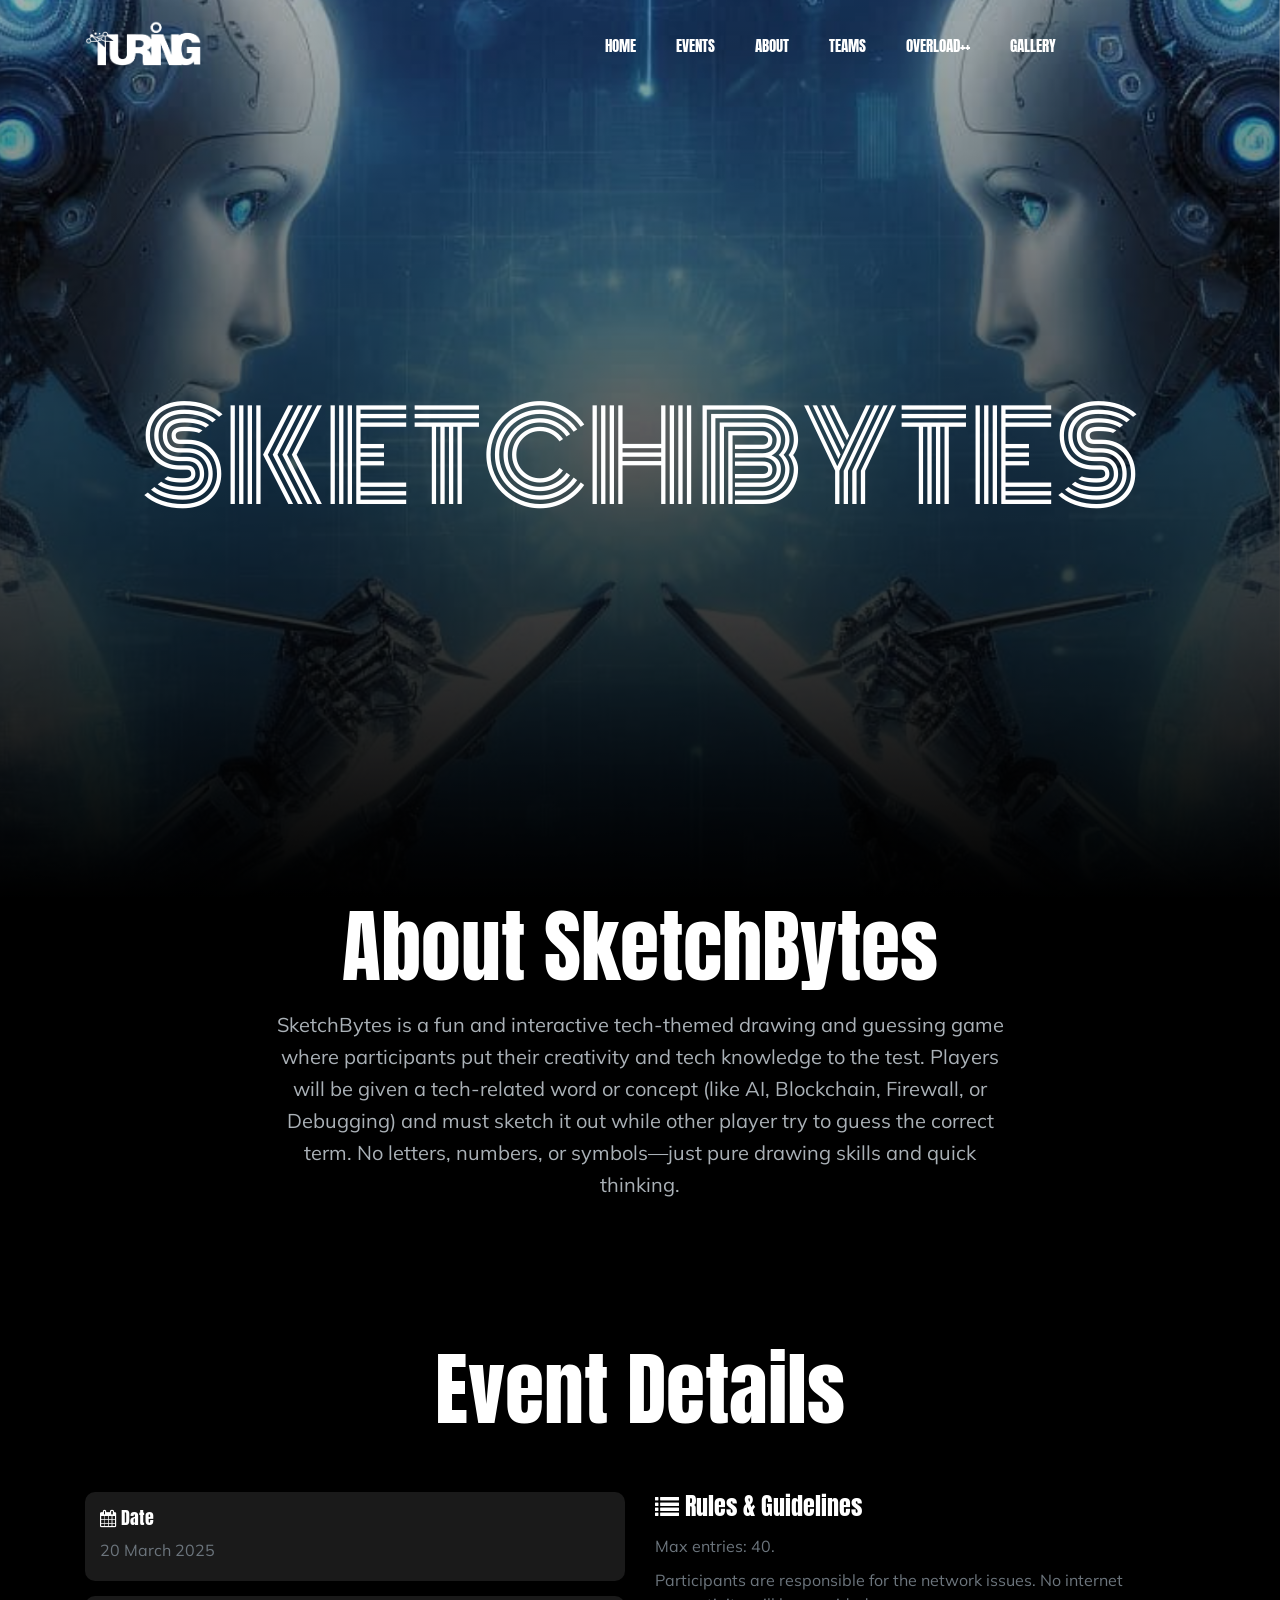
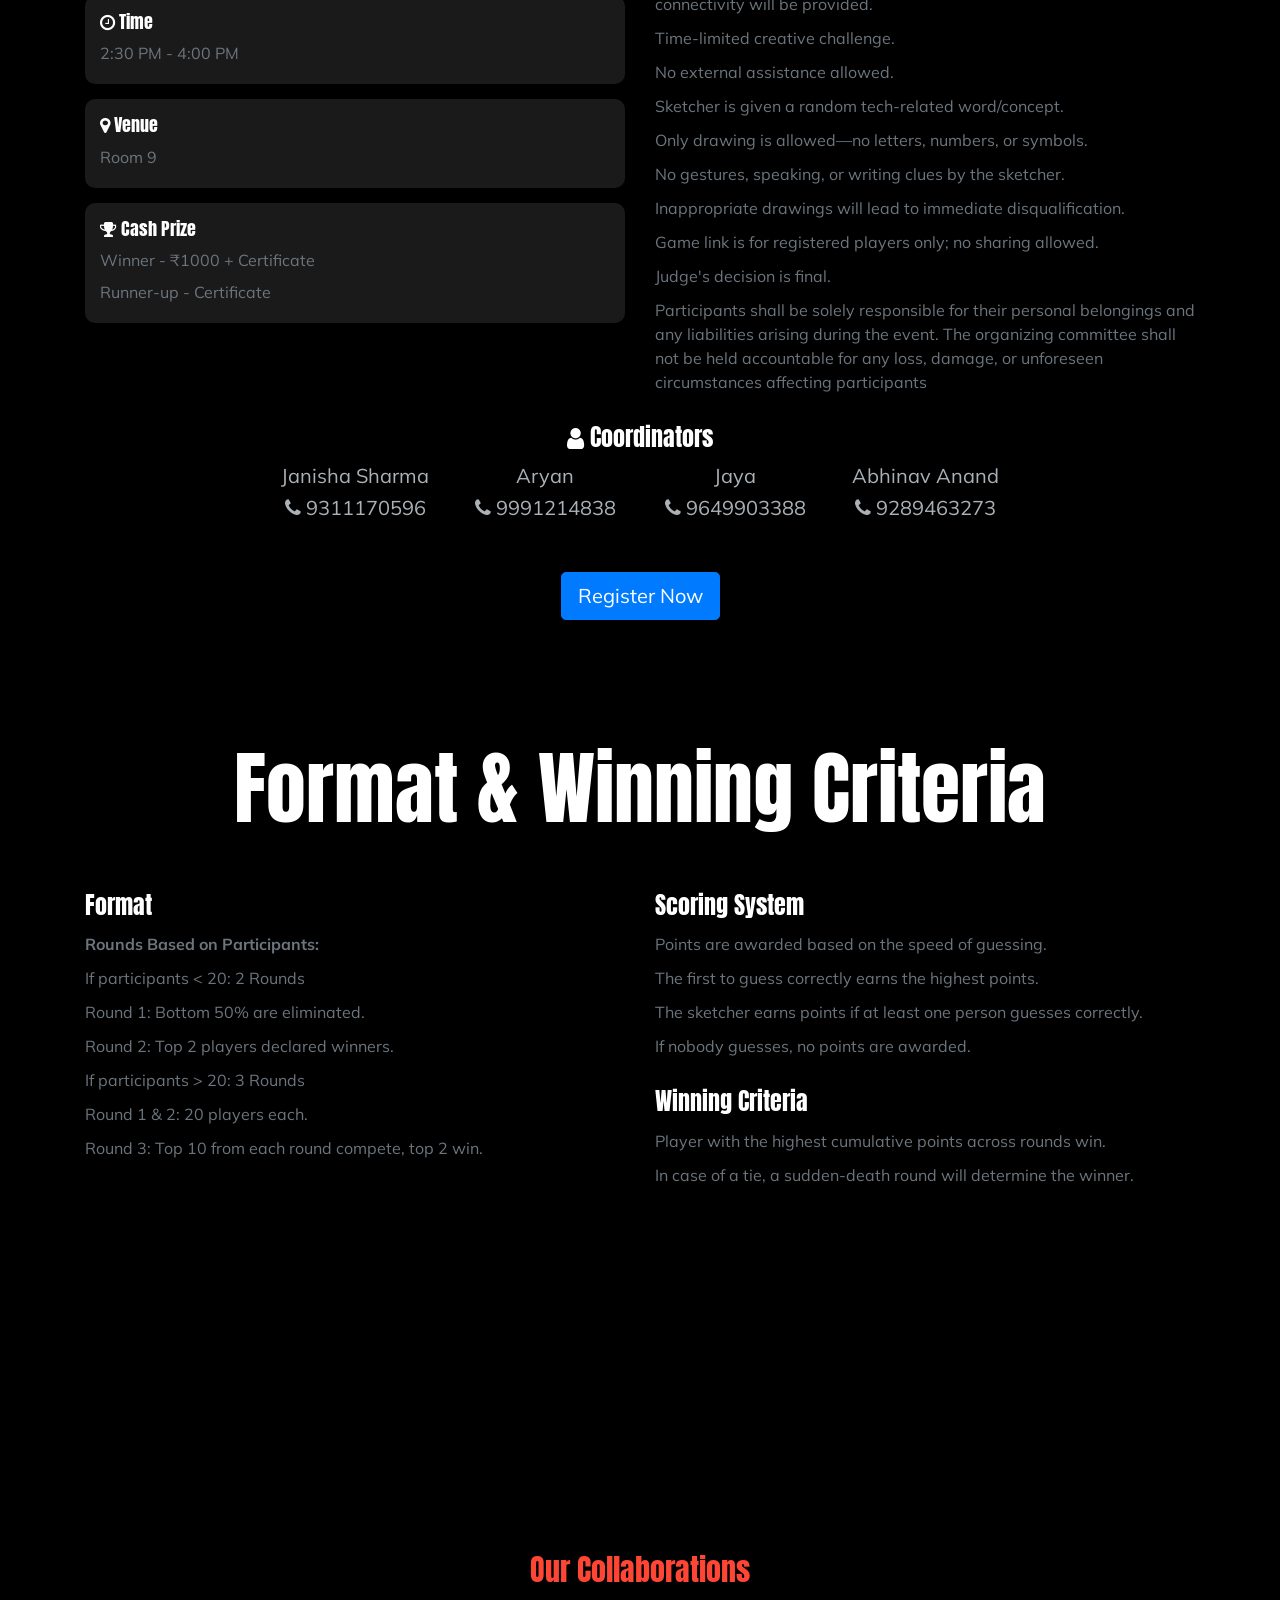
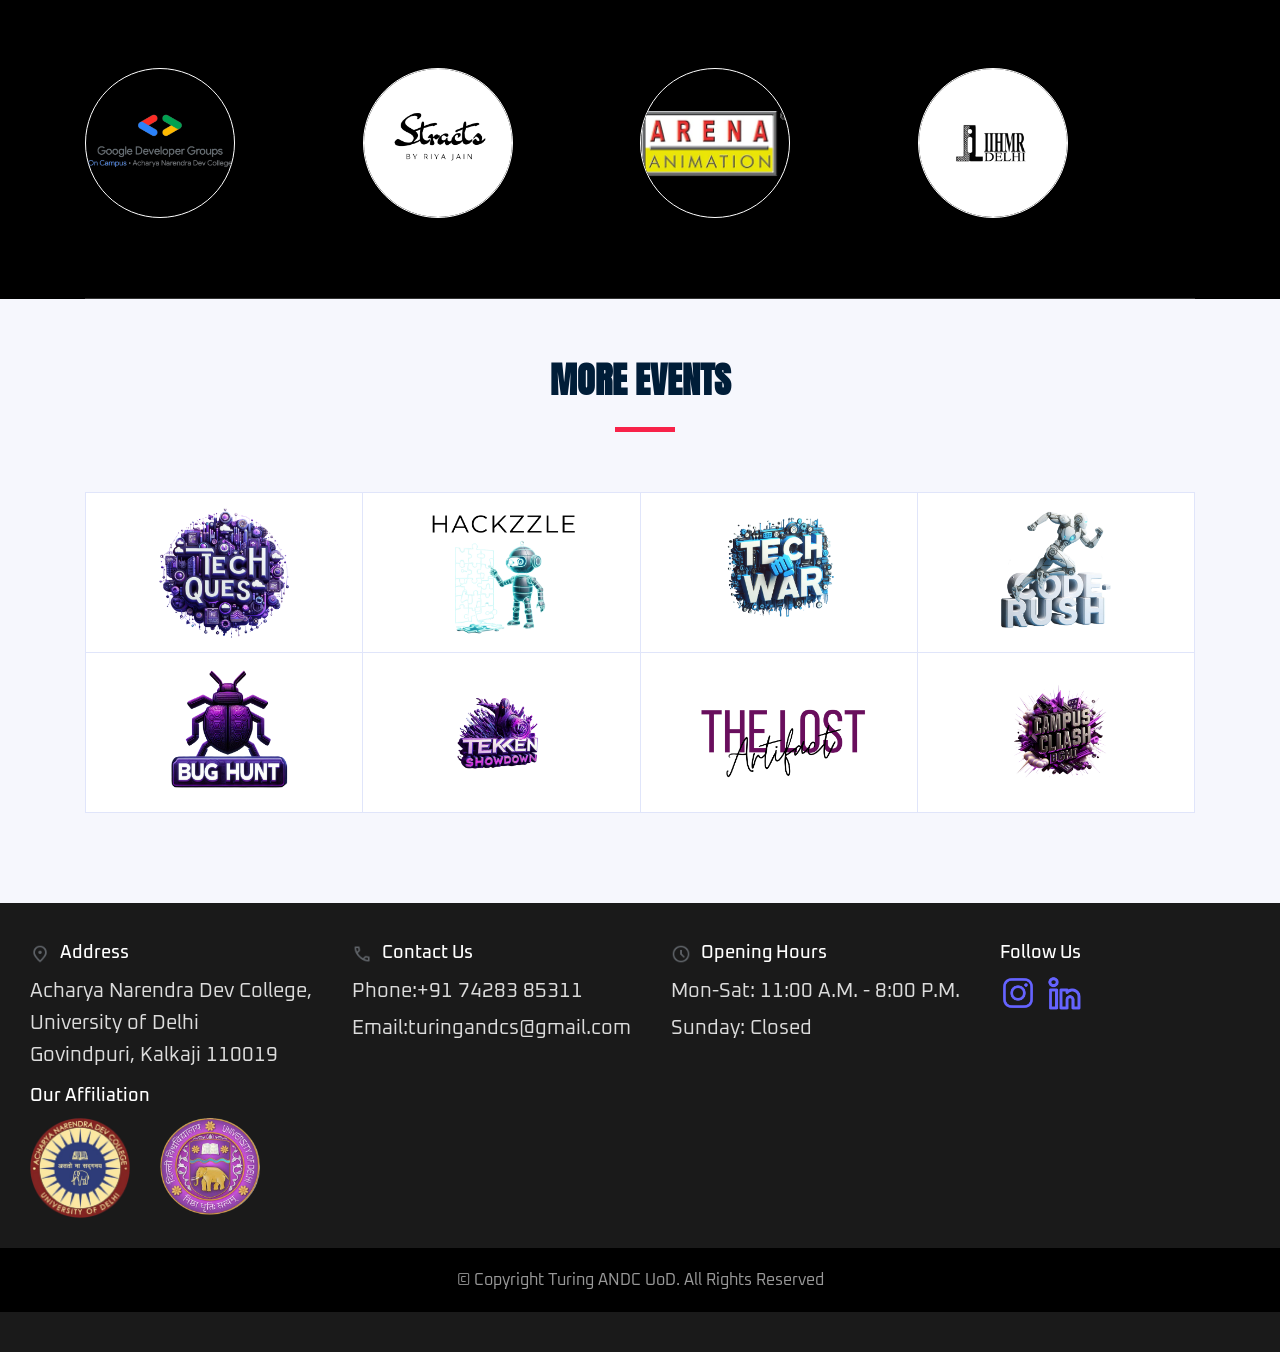
<file: Sketchbytes.html>
<!doctype html>
<html class="no-js" lang="zxx">

<head>
  <meta charset="utf-8">
  <meta http-equiv="x-ua-compatible" content="ie=edge">
  <title>SketchBytes | Overload++ 2025</title>
  <meta name="description" content="">
  <meta name="viewport" content="width=device-width, initial-scale=1">

  <!-- <link rel="manifest" href="site.webmanifest"> -->
  <link rel="apple-touch-icon" sizes="180x180" href="img/favicon_io/apple-touch-icon.png" />
  <link rel="icon" type="image/png" sizes="32x32" href="img/favicon_io/favicon-32x32.png" />
  <link rel="icon" type="image/png" sizes="16x16" href="img/favicon_io/favicon-16x16.png" />
  <link rel="icon" type="image/png" sizes="16x16" href="img/favicon_io/favicon.ico" />
  <link rel="manifest" href="img/favicon_io/site.webmanifest" />
  <!-- Place favicon.ico in the root directory -->

  <!-- CSS here -->
  <link rel="stylesheet" href="css/bootstrap.min.css">
  <link rel="stylesheet" href="css/owl.carousel.min.css">
  <link rel="stylesheet" href="css/magnific-popup.css">
  <link rel="stylesheet" href="css/font-awesome.min.css">
  <link rel="stylesheet" href="css/themify-icons.css">
  <link rel="stylesheet" href="css/gijgo.css">
  <link rel="stylesheet" href="css/nice-select.css">
  <link rel="stylesheet" href="css/animate.css">
  <link rel="stylesheet" href="css/flaticon.css">
  <link rel="stylesheet" href="css/slicknav.css">
  <link rel="stylesheet" href="css/footer.css">



  <style>
    .event-details-area {
      padding: 60px 0;
    }

    .single_event_detail {
      background: rgba(255, 255, 255, 0.1);
      padding: 15px;
      border-radius: 10px;
      margin-bottom: 15px;
    }

    .single_event_detail h4 {
      font-size: 18px;
      margin-bottom: 5px;
    }

    .single_event_detail p {
      margin: 0;
      font-size: 16px;
    }

    ul {
      list-style-type: none;
      padding-left: 0;
    }

    ul li {
      padding: 5px 0;
    }
  </style>
  <link rel="stylesheet" href="css/style.css">
  <!-- <link rel="stylesheet" href="css/responsive.css"> -->
</head>

<!-- Google tag (gtag.js) -->
<script async src="https://www.googletagmanager.com/gtag/js?id=G-7VES1HDSSF"></script>
<script>
  window.dataLayer = window.dataLayer || [];
  function gtag(){dataLayer.push(arguments);}
  gtag('js', new Date());

  gtag('config', 'G-7VES1HDSSF');
</script>

<body>
  <!--[if lte IE 9]>
            <p class="browserupgrade">You are using an <strong>outdated</strong> browser. Please <a href="https://browsehappy.com/">upgrade your browser</a> to improve your experience and security.</p>
        <![endif]-->

      <!-- Full-Screen Loader -->
  <div class="loader-overlay">
    <div class="loader"></div>
</div>

  <!-- header-start -->
  <header>
    <div class="header-area ">
      <div id="sticky-header" class="main-header-area">
        <div class="container">
          <div class="header_bottom_border">
            <div class="row align-items-center">
              <div class="col-xl-4 col-lg-4">
                <div class="logo">
                  <a href="index.html">
                    <img src="img/Turing logo.png" alt="" style="width: 117px;">
                  </a>
                </div>
              </div>
              <div class="col-xl-8 col-lg-8">
                <div class="main-menu  d-none d-lg-block">
                  <nav>
                    <ul id="navigation">
                      <li><a href="index.html">home</a></li>
                      <li><a href="Events.html">Events</a></li>
                      <li><a href="about.html">About</a></li>
                      <li><a href="teams.html">Teams</a></li>
                      <li><a href="overloadpp.html">Overload++</a></li>
                      <li><a href="Gallerycard.html">Gallery</a></li>
                    </ul>
                  </nav>
                </div>
              </div>
              <div class="col-12">
                <div class="mobile_menu d-block d-lg-none"></div>
              </div>
            </div>
          </div>

        </div>
      </div>
    </div>
  </header>
  <!-- header-end -->

  <!-- slider_area_start -->
  <div class="slider_area">
    <div class="single_slider  d-flex align-items-center slider_bg_sketchbytes overlay">
      <div class="container">
        <div class="row align-items-center justify-content-center">
          <div class="col-xl-12">
            <div class="slider_text text-center">
              <h3 class="wow fadeInLeft" data-wow-duration="1s" data-wow-delay=".4s">SketchBytes</h3>
            </div>
          </div>
        </div>
      </div>
    </div>
  </div>
  <!-- slider_area_end -->

  <!-- about_area_start  -->
  <div class="about_area black_bg">
    <div class="container">
      <div class="row justify-content-center">
        <div class="col-lg-8">
          <div class="section_title text-center mb-80">
            <h3 class="wow fadeInRight" data-wow-duration="1s" data-wow-delay=".3s">About SketchBytes</h3>
            <p class="wow fadeInRight" data-wow-duration="1s" data-wow-delay=".4s">SketchBytes is a fun and interactive
              tech-themed drawing and guessing game where participants put their creativity and tech knowledge to the
              test. Players will be given a tech-related word or concept (like AI, Blockchain, Firewall, or Debugging)
              and must sketch it out while other player try to guess the correct term. No letters, numbers, or
              symbols—just pure drawing skills and quick thinking.</p>
          </div>
        </div>
      </div>
      <div class="container event-details-area black_bg">
        <div class="row justify-content-center">
          <div class="col-lg-8">
            <div class="section_title text-center mb-5">
              <h3 class="text-white">Event Details</h3>
            </div>
          </div>
        </div>

        <div class="row justify-content-center">
          <div class="col-md-6">
            <div class="single_event_detail">
              <h4 class="text-white"><i class="fa fa-calendar"></i> Date</h4>
              <p class="text-muted">20 March 2025</p>
            </div>
            <div class="single_event_detail">
              <h4 class="text-white"><i class="fa fa-clock-o"></i> Time</h4>
              <p class="text-muted">2:30 PM - 4:00 PM</p>
            </div>
            <div class="single_event_detail">
              <h4 class="text-white"><i class="fa fa-map-marker"></i> Venue</h4>
              <p class="text-muted">Room 9</p>
            </div>
            <div class="single_event_detail">
              <h4 class="text-white"><i class="fa fa-trophy"></i> Cash Prize</h4>
              <p class="text-muted">Winner - ₹1000 + Certificate<br>Runner-up - Certificate</p>
            </div>
          </div>

          <div class="col-md-6">
            <h4 class="text-white"><i class="fa fa-list"></i> Rules & Guidelines</h4>
            <ul class="text-muted">
              <li>Max entries: 40.</li>
              <li>Participants are responsible for the network issues. No internet connectivity will be provided.</li>
              <li>Time-limited creative challenge.</li>
              <li>No external assistance allowed.</li>
              <li>Sketcher is given a random tech-related word/concept.</li>
              <li>Only drawing is allowed—no letters, numbers, or symbols.</li>
              <li>No gestures, speaking, or writing clues by the sketcher.</li>
              <li>Inappropriate drawings will lead to immediate disqualification.</li>
              <li>Game link is for registered players only; no sharing allowed.</li>
              <li>Judge's decision is final.</li>
              <li>Participants shall be solely responsible for their personal belongings and any liabilities arising
                during the event. The organizing committee shall not be held accountable for any loss, damage, or
                unforeseen circumstances affecting participants </li>
            </ul>
          </div>
        </div>

        <div class="row justify-content-center mt-4">
          <div class="col-lg-8">
            <h4 class="text-white text-center"><i class="fa fa-user"></i> Coordinators</h4>
            <div class="row text-center text-muted">
              <div class="col-md-3">
                <p>Janisha Sharma</p>
                <p><i class="fa fa-phone"></i> 9311170596</p>
              </div>
              <div class="col-md-3">
                <p>Aryan</p>
                <p><i class="fa fa-phone"></i> 9991214838</p>
              </div>
              <div class="col-md-3">
                <p>Jaya</p>
                <p><i class="fa fa-phone"></i> 9649903388</p>
              </div>
              <div class="col-md-3">
                <p>Abhinav Anand</p>
                <p><i class="fa fa-phone"></i> 9289463273</p>
              </div>
            </div>
          </div>
        </div>

        <div class="row justify-content-center mt-5">
          <div class="col-lg-6 text-center">
            <a href="https://linktr.ee/Turing_Society?utm_source=linktree_profile_share&ltsid=f14a1b6a-6d64-4dab-b6c0-368ab4116e5e"
              class="btn btn-primary btn-lg">Register Now</a>
          </div>
        </div>
      </div>

      <div class="container event-details-area black_bg">
        <div class="row justify-content-center">
          <div class="col-lg-10">
            <div class="section_title text-center mb-5">
              <h3 class="text-white">Format & Winning Criteria</h3>
            </div>
          </div>

          <div class="col-md-6">
            <h4 class="text-white">Format</h4>
            <ul class="text-muted">

              <li><strong>Rounds Based on Participants:</strong></li>
              <ul>
                <li>If participants &lt; 20: 2 Rounds</li>
                <ul>
                  <li>Round 1: Bottom 50% are eliminated.</li>
                  <li>Round 2: Top 2 players declared winners.</li>
                </ul>
                <li>If participants &gt; 20: 3 Rounds</li>
                <ul>
                  <li>Round 1 & 2: 20 players each.</li>
                  <li>Round 3: Top 10 from each round compete, top 2 win.</li>
                </ul>
              </ul>
            </ul>
          </div>


          <div class="col-md-6">
            <h4 class="text-white">Scoring System</h4>
            <ul class="text-muted">
              <li>Points are awarded based on the speed of guessing.</li>
              <li>The first to guess correctly earns the highest points.</li>
              <li>The sketcher earns points if at least one person guesses correctly.</li>
              <li>If nobody guesses, no points are awarded.</li>
            </ul>

            <br>

            <h4 class="text-white">Winning Criteria</h4>
            <ul class="text-muted">
              <li>Player with the highest cumulative points across rounds win.</li>
              <li>In case of a tie, a sudden-death round will determine the winner.</li>
            </ul>
          </div>

        </div>



      </div>

    </div>
  </div>
  <!-- about_area_end  -->












  <!-- brand_area_start  -->
  <div class="brand_area black_bg">
    <div class="container">
      <div class="row">
        <div class="col-lg-12">
          <div class="section_title text-center mb-80">
            <h4 class="wow fadeInRight" data-wow-duration="1s" data-wow-delay=".3s">Our Collaborations</h4>
          </div>
        </div>
      </div>
      <div class="row">
        <div class="col-lg-12">
          <div class="brand_wrap">
            <div class="brand_active owl-carousel">
              <div class="single_brand text-center">
                <a href="https://gdg-andc.vercel.app/"><img src="img/brand/1.png" alt=""></a>
              </div>
              <div class="single_brand text-center">
                <a href="https://stractsbyriya.com/"><img src="img/brand/2.png" alt=""></a>
              </div>
              <div class="single_brand text-center">
                <a href="https://arenakalkaji.com/"><img src="img/brand/3.png" alt=""></a>
              </div>
              <div class="single_brand text-center">
                <a href="https://www.iihmrdelhi.edu.in/"><img src="img/brand/4.png" alt=""></a>
              </div>
              <div class="single_brand text-center">
                <a href="https://www.instagram.com/du_campus_diary/"><img src="img/brand/5.jpg" alt=""></a>
              </div>
              <div class="single_brand text-center">
                <a href="https://www.theeducationtree.com/"><img src="img/brand/6.jpg" alt=""></a>
              </div>
              <div class="single_brand text-center">
                <a href="https://www.instagram.com/du.fest/"><img src="img/brand/7.jpg" alt=""></a>
              </div>
              <div class="single_brand text-center">
                <a href="https://www.instagram.com/du_fest_/"><img src="img/brand/8.jpg" alt=""></a>
              </div>
              <div class="single_brand text-center">
                <a href="https://www.instagram.com/duconnection/"><img src="img/brand/9.jpg" alt=""></a>
              </div>
              <div class="single_brand text-center">
                <a href="https://www.instagram.com/andcians.du/"><img src="img/brand/10.jpg" alt=""></a>
              </div>
              <div class="single_brand text-center">
                <a href="https://interviewbuddy.net/"><img src="img/brand/11.png" alt=""></a>
              </div>
            </div>
          </div>
        </div>
      </div>
    </div>
  </div>
  <!-- brand_area_end  -->

  <section id="sponsors" class="section-with-bg wow fadeInUp">

    <div class="container">
      <div class="section-header">
        <h2>More Events</h2>
      </div>

      <div class="row no-gutters sponsors-wrap clearfix">

        <div class="col-lg-3 col-md-4 col-xs-6">
          <a href="Techquest.html">
            <div class="sponsor-logo">
              <img src="img/sponsors/1.png" class="img-fluid" alt="">
            </div>
          </a>
        </div>

        <div class="col-lg-3 col-md-4 col-xs-6">
          <a href="Hackzzle.html">
            <div class="sponsor-logo">
              <img src="img/sponsors/2.png" class="img-fluid" alt="">
            </div>
          </a>
        </div>

        <div class="col-lg-3 col-md-4 col-xs-6">
          <a href="TechWar.html">
            <div class="sponsor-logo">
              <img src="img/sponsors/3.png" class="img-fluid" alt="">
            </div>
          </a>
        </div>

        <div class="col-lg-3 col-md-4 col-xs-6">
          <a href="Coderush.html">
            <div class="sponsor-logo">
              <img src="img/sponsors/4.png" class="img-fluid" alt="">
            </div>
          </a>
        </div>

        <div class="col-lg-3 col-md-4 col-xs-6">
          <a href="BugHunt.html">
            <div class="sponsor-logo">
              <img src="img/sponsors/5.png" class="img-fluid" alt="">
            </div>
          </a>
        </div>

        <div class="col-lg-3 col-md-4 col-xs-6">
          <a href="Tekken.html">
            <div class="sponsor-logo">
              <img src="img/sponsors/6.png" class="img-fluid" alt="">
            </div>
          </a>
        </div>

        <div class="col-lg-3 col-md-4 col-xs-6">
          <a href="The lost Artifact.html">
            <div class="sponsor-logo">
              <img src="img/sponsors/7.png" class="img-fluid" alt="">
            </div>
          </a>
        </div>

        <div class="col-lg-3 col-md-4 col-xs-6">
          <a href="BGMI.html">
            <div class="sponsor-logo">
              <img src="img/sponsors/9.png" class="img-fluid" alt="">
            </div>
          </a>
        </div>

      </div>

    </div>

  </section>

  <!-- footer_start  -->
  <footer class="footer">
    <div class="footer-container">
      <!-- Address -->
      <div class="footer-column">
        <h3>
          <img src="img/Footer/location.png" class="icon" alt="Address" />
          Address
        </h3>
        <p>
          Acharya Narendra Dev College,<br />University of Delhi<br />Govindpuri,
          Kalkaji 110019
        </p>
      </div>

      <!-- Contact Us -->
      <div class="footer-column">
        <h3>
          <img src="img/Footer/Call.png" class="icon" alt="Address" />Contact
          Us
        </h3>
        <p>Phone:<a href="tel:+91 74283 85311">+91 74283 85311</a></p>
        <p>Email:<a href="mailto:turingandcs@gmail.com.com">turingandcs@gmail.com</a></p>
      </div>

      <!-- Opening Hours -->
      <div class="footer-column">
        <h3>
          <img src="img/Footer/clock.png" class="icon" alt="Address" />Opening
          Hours
        </h3>
        <p>Mon-Sat: 11:00 A.M. - 8:00 P.M.</p>
        <p>Sunday: Closed</p>
      </div>

      <!-- Follow Us -->
      <div class="footer-column">
        <h3>Follow Us</h3>
        <div class="social-icons-footer">
          <a href="https://www.instagram.com/turing.andc?igsh=Z2dqNzlydWR1MjR2"><img src="img/Footer/Instagram.png"
              class="fa fa-instagram" alt="Address" />
          </a>
          <a href="#"><img src="img/Footer/Linkedin.png" class="fa fa-linkedin" alt="Address" /></a>
        </div>
      </div>

      <!-- College and University Logos Section -->
      <div class="footer-column">
        <h3>Our Affiliation</h3>
        <div class="logo-container">
          <a href="https://www.andcollege.du.ac.in/#"><img src="img/Footer/ANDC.png"
              alt="Acharya Narendra Dev College Logo" class="footer-logo" /></a>
          <a href="https://www.du.ac.in/"><img src="img/Footer/DU.png" alt="University of Delhi Logo"
              class="footer-logo" /></a>
        </div>
      </div>
    </div>

    <!-- Bottom Footer -->
    <div class="footer-bottom">
      &copy; Copyright Turing ANDC UoD. All Rights Reserved
    </div>
  </footer>
  <!-- footer_end  -->

  <!-- JS here -->
  <script src="js/vendor/modernizr-3.5.0.min.js"></script>
  <script src="js/vendor/jquery-1.12.4.min.js"></script>
  <script src="js/popper.min.js"></script>
  <script src="js/bootstrap.min.js"></script>
  <script src="js/owl.carousel.min.js"></script>
  <script src="js/isotope.pkgd.min.js"></script>
  <script src="js/ajax-form.js"></script>
  <script src="js/waypoints.min.js"></script>
  <script src="js/jquery.counterup.min.js"></script>
  <script src="js/imagesloaded.pkgd.min.js"></script>
  <script src="js/scrollIt.js"></script>
  <script src="js/jquery.scrollUp.min.js"></script>
  <script src="js/wow.min.js"></script>
  <script src="js/gijgo.min.js"></script>
  <script src="js/nice-select.min.js"></script>
  <script src="js/jquery.slicknav.min.js"></script>
  <script src="js/jquery.magnific-popup.min.js"></script>
  <script src="js/tilt.jquery.js"></script>
  <script src="js/plugins.js"></script>



  <!--contact js-->
  <script src="js/contact.js"></script>
  <script src="js/jquery.ajaxchimp.min.js"></script>
  <script src="js/jquery.form.js"></script>
  <script src="js/jquery.validate.min.js"></script>
  <script src="js/mail-script.js"></script>


  <script src="js/main.js"></script>
</body>

</html>
</file>
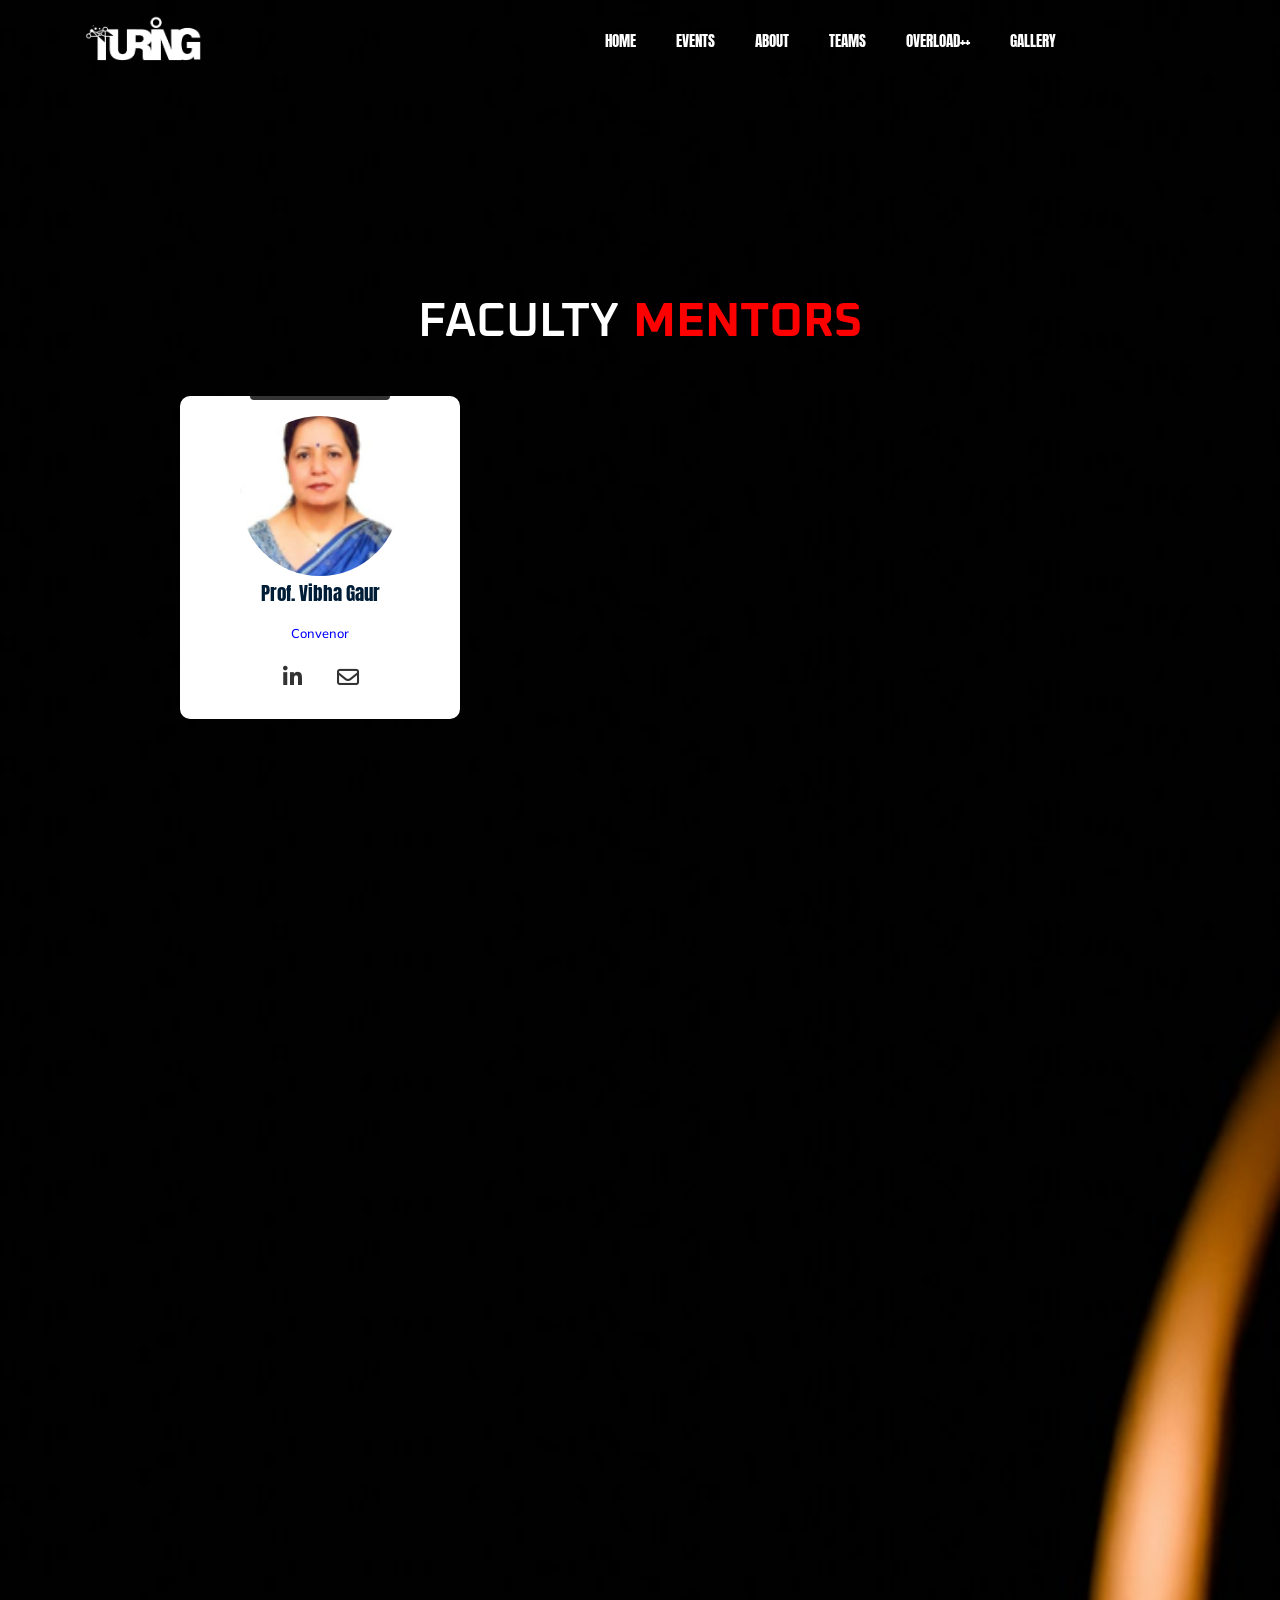
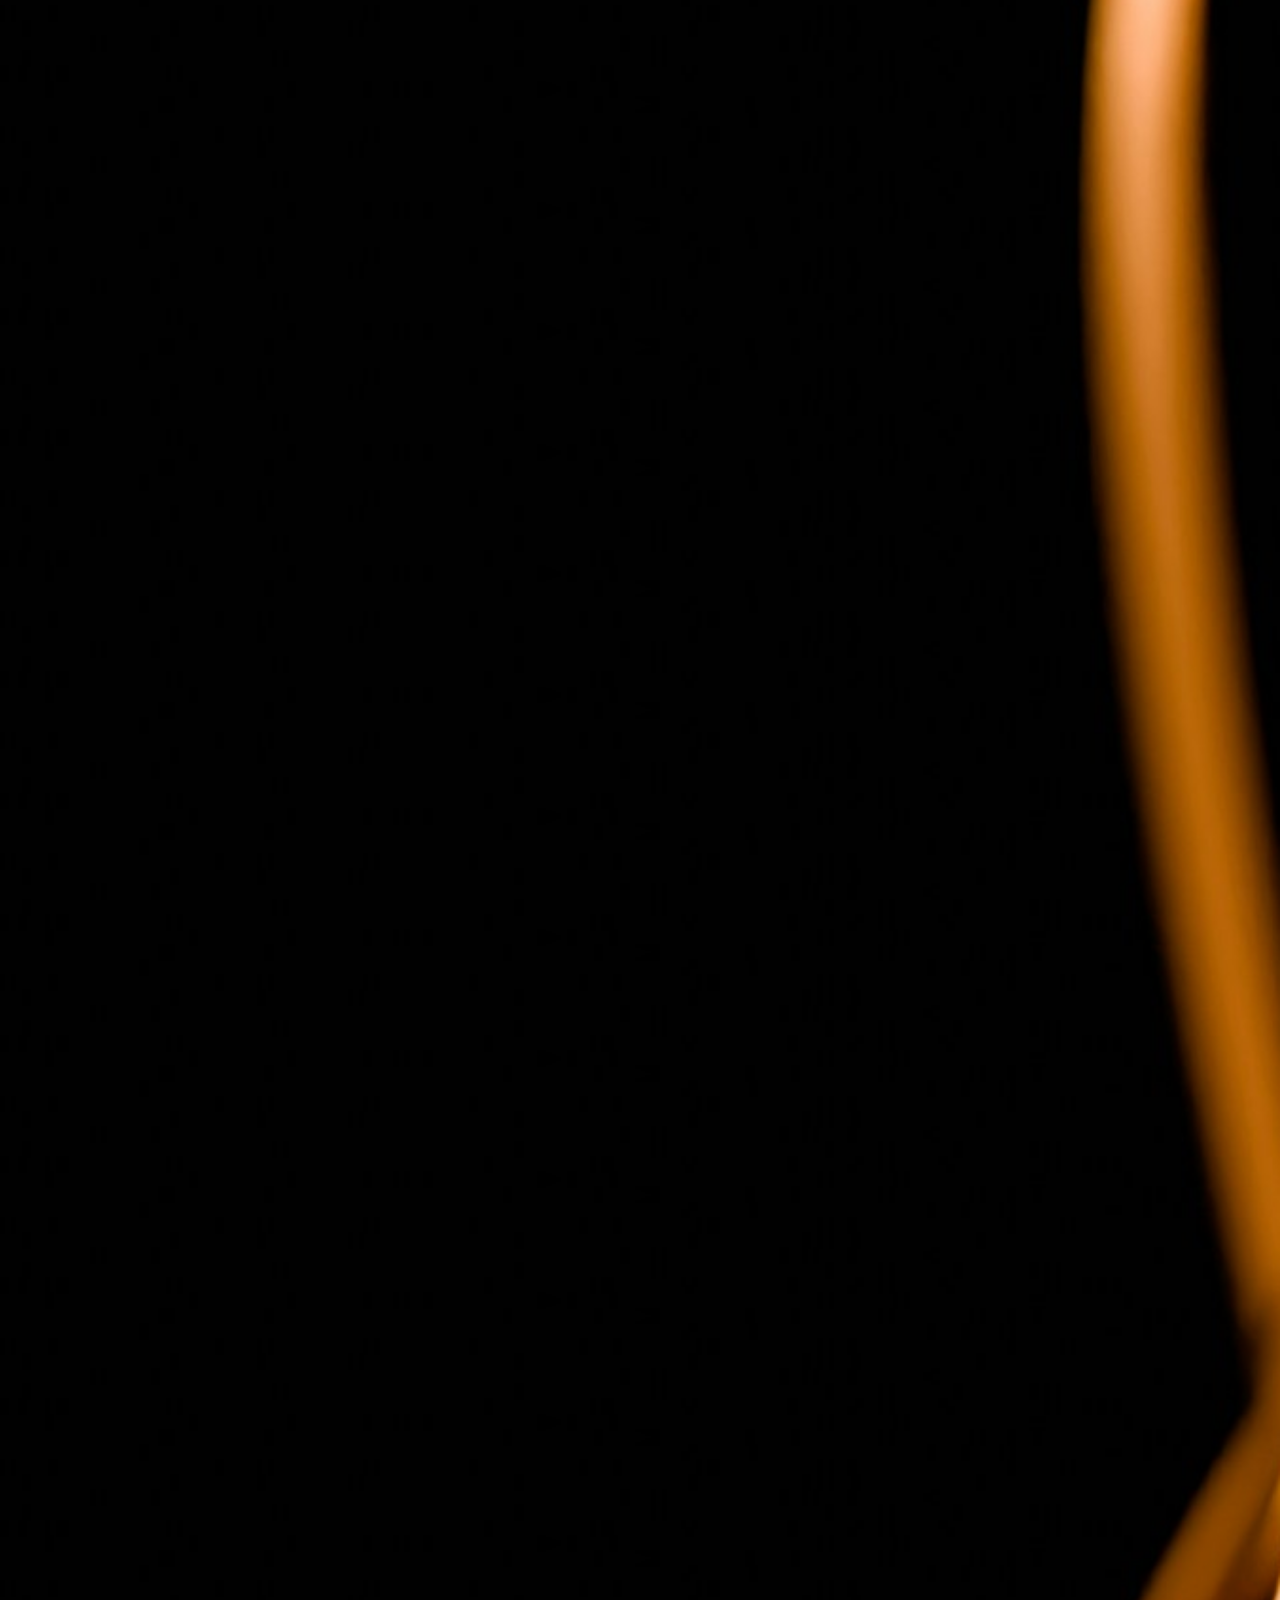
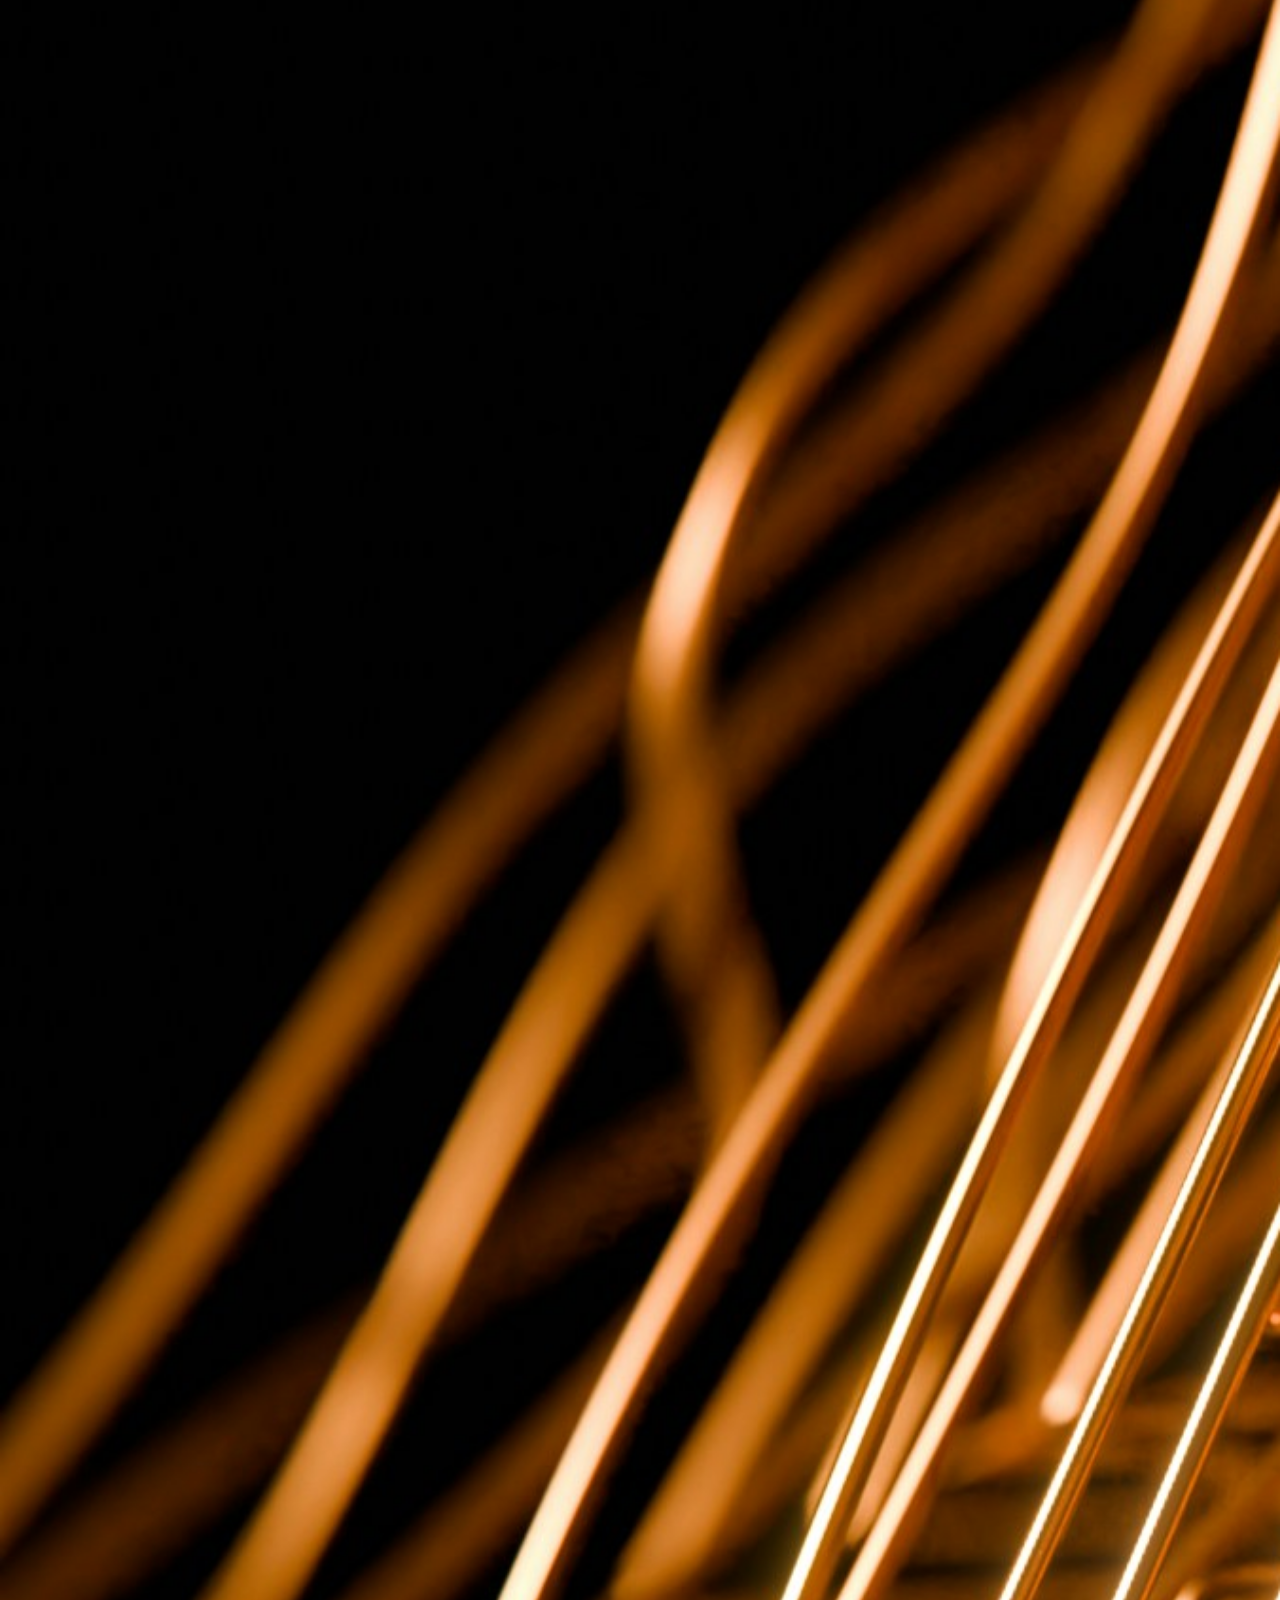
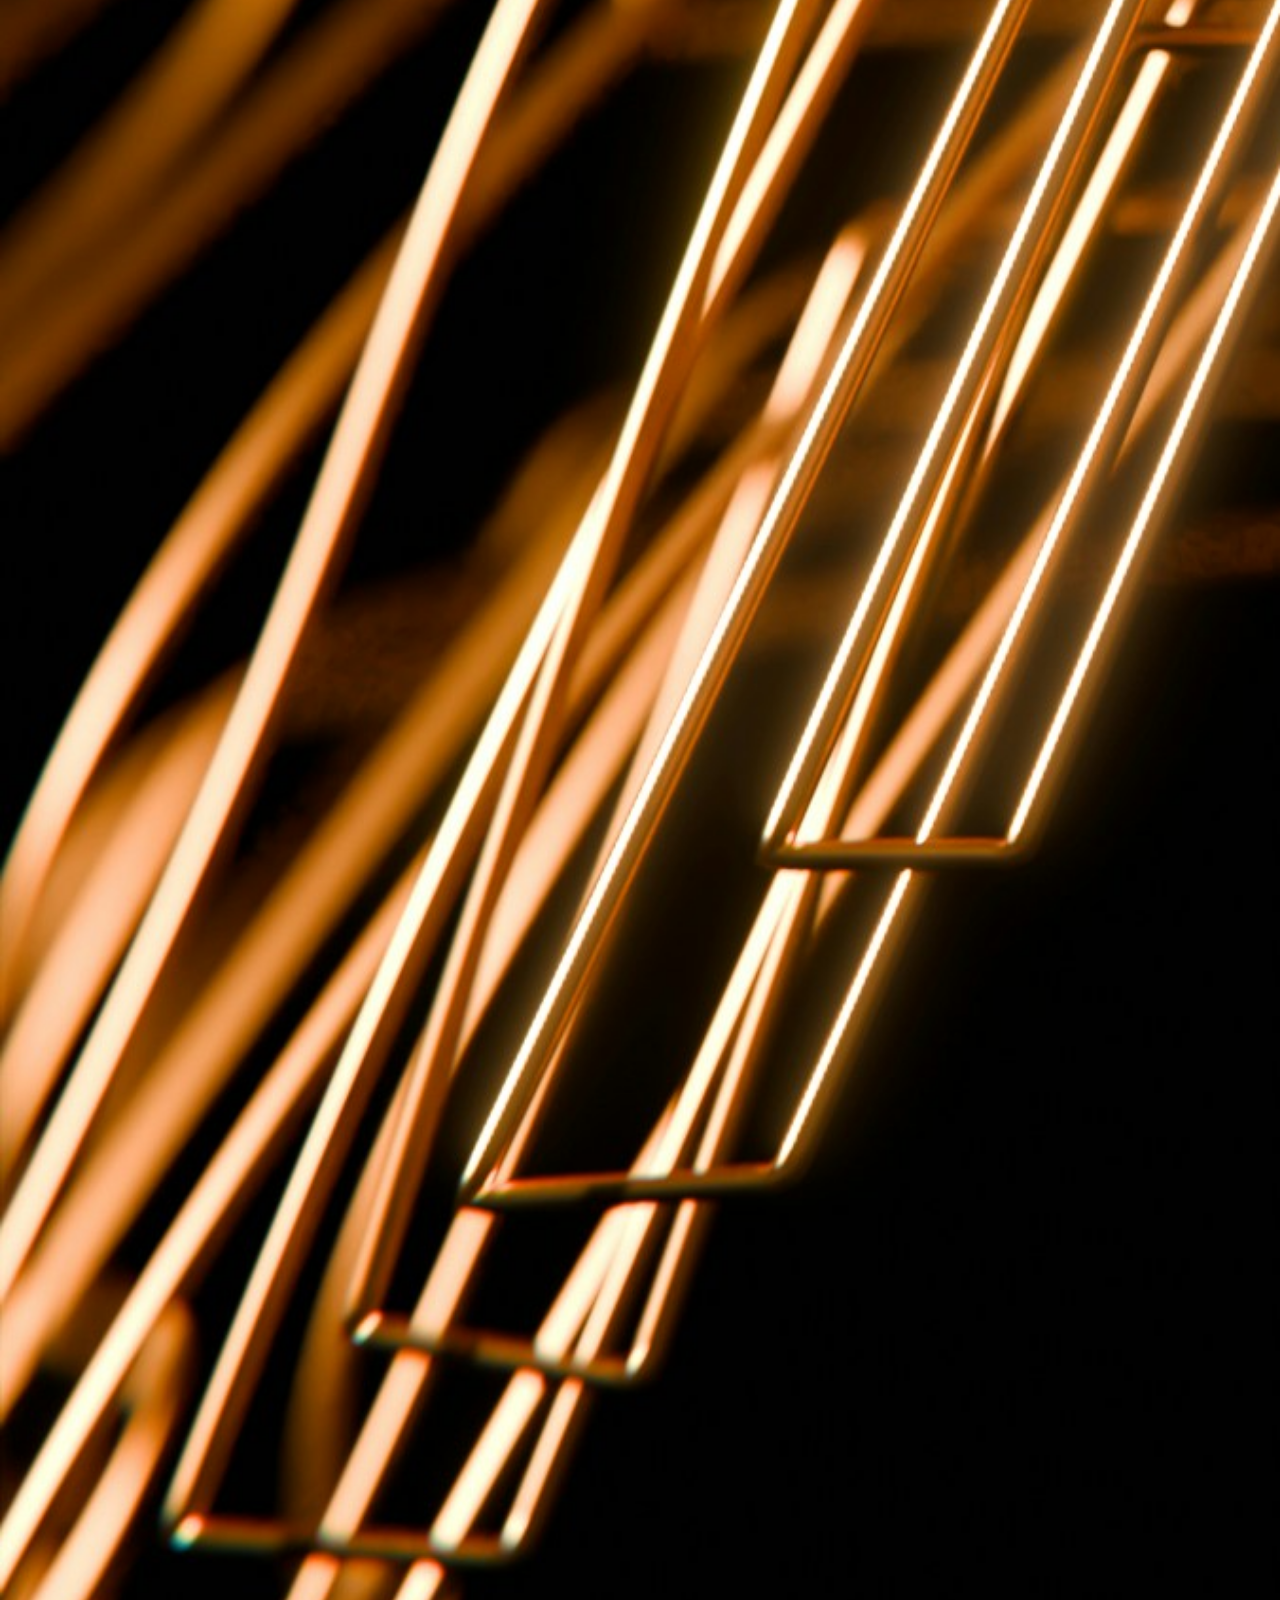
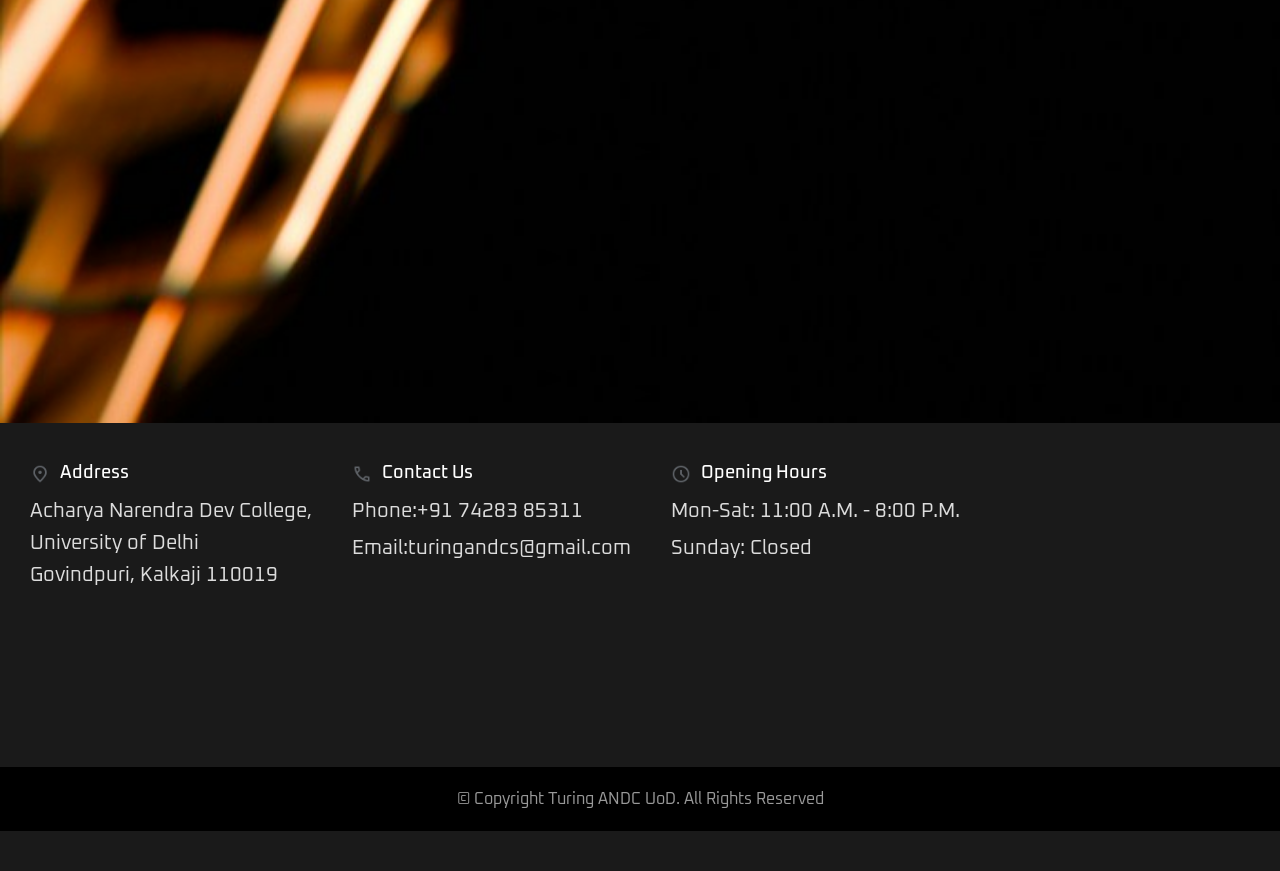
<file: teams.html>
<!DOCTYPE html>
<html lang="en">

<head>
    <meta charset="UTF-8">
    <meta name="viewport" content="width=device-width, initial-scale=1.0">
    <title>Teams | Turing</title>
    <link rel="stylesheet" href="https://cdnjs.cloudflare.com/ajax/libs/font-awesome/6.0.0-beta3/css/all.min.css">
    <link rel="stylesheet" href="css/bootstrap.min.css">
    
    <link rel="stylesheet" href="css/owl.carousel.min.css">
    <link rel="stylesheet" href="css/magnific-popup.css">
    <link rel="stylesheet" href="css/font-awesome.min.css">
    <link rel="stylesheet" href="css/themify-icons.css">
    <link rel="stylesheet" href="css/gijgo.css">
    <link rel="stylesheet" href="css/nice-select.css">
    <link rel="stylesheet" href="css/animate.css">
    <link rel="stylesheet" href="css/flaticon.css">
    <link rel="stylesheet" href="css/slicknav.css">
    <link rel="stylesheet" href="css/venobox.css">
    <link rel="stylesheet" href="css/style.css">
    <link rel="stylesheet" href="./turingcss/newindexstyle.css" />
  
   


    <link rel="apple-touch-icon" sizes="180x180" href="./Assets/favicon_io/apple-touch-icon.png">
    <link rel="icon" type="image/png" sizes="32x32" href="./Assets/favicon_io/favicon-32x32.png">
    <link rel="icon" type="image/png" sizes="16x16" href="./Assets/favicon_io/favicon-16x16.png">
    <link rel="icon" type="image/png" sizes="16x16" href="./Assets/favicon_io/favicon.ico">
    <link rel="manifest" href="./Assets/favicon_io/site.webmanifest">
   
   
 
    <script src="./turingjs/scrollreveal.min.js"></script>
    <!-- <script src="./js/splashscreen.js"></script> -->
    <link rel="stylesheet" href="./turingcss/teams.css">
    
    <link rel="stylesheet" href="css/footer.css">

</head>

<!-- Google tag (gtag.js) -->
<script async src="https://www.googletagmanager.com/gtag/js?id=G-7VES1HDSSF"></script>
<script>
  window.dataLayer = window.dataLayer || [];
  function gtag(){dataLayer.push(arguments);}
  gtag('js', new Date());

  gtag('config', 'G-7VES1HDSSF');
</script>

<body>

     <!-- Full-Screen Loader -->
     <div class="loader-overlay">
        <div class="loader"></div>
    </div>

    <header>
        <div class="header-area ">
            <div id="sticky-header" class="main-header-area">
                <div class="container">
                    <div class="header_bottom_border">
                        <div class="row align-items-center">
                            <div class="col-xl-4 col-lg-4">
                                <div class="logo">
                                    <a href="index.html">
                                        <img src="img/Turing logo.png" alt="" style="width: 117px;">
                                    </a>
                                </div>
                            </div>
                            <div class="col-xl-8 col-lg-8">
                                <div class="main-menu  d-none d-lg-block">
                                    <nav>
                                        <ul id="navigation" >
                                            <li><a href="index.html">home</a></li>
                                            <li><a href="Events.html">Events</a></li>
                                            <li><a href="about.html">About</a></li>
                                            <li><a href="teams.html">Teams</a></li>
                                            <li><a href="overloadpp.html">Overload++</a></li>
                                            <li><a href="Gallerycard.html">Gallery</a></li>
                                        </ul>
                                    </nav>
                                </div>
                            </div>
                            <div class="col-12">
                                <div class="mobile_menu d-block d-lg-none"></div>
                            </div>
                        </div>
                    </div>
    
                </div>
            </div>
        </div>
    </header>
    

    




    <section class="team" id="faculty">
        
    <h1 class="core"></h1>
            <h1 class="heading"> Faculty <span class="red">&nbsp;Mentors</span>
            </h1>
        
        <div class="team-container">
            <div class="box">
                <div class="top-bar"></div>
               

                <div class="details">
                    <img src="./Assets/VibhaMaam.png" alt="">
                    <h3>Prof. Vibha Gaur</h3>
                    <p>Convenor</p>
                </div>

                <div class="teams-btn ">
                    <a href="#"><i class="fab fa-linkedin-in"></i></a>
                    <a href="#"><i class="fa-regular fa-envelope"></i></a>
                </div>
            </div>
            <div class="box">
                <div class="top-bar"></div>
              

                <div class="details">
                    <img src="./Assets/CKSir.png" alt="">
                    <h3>Prof. ChandraKant Samal</h3>
                    <p>Teacher-in-Charge</p>
                </div>

                <div class="teams-btn">
                    <a href="#"><i class="fab fa-linkedin-in"></i></a>
                    <a href="#"><i class="fa-regular fa-envelope"></i></a>

                </div>
            </div>
            <div class="box">
                <div class="top-bar"></div>
              

                <div class="details">
                    <img src="./Assets/NishuMaam.jpg" alt="">
                    <h3>Ms. Nishu Singh</h3>
                    <p>Co-convenor</p>
                </div>

                <div class="teams-btn">
                    <a href="#"><i class="fab fa-linkedin-in"></i></a>
                    <a href="#"><i class="fa-regular fa-envelope"></i></a>
                </div>
            </div>
        </div>
    </section>

    <section class="team" id="core">
        <h1 class="heading">Student<span class="red heading">&nbsp;council</span></h1>
        <div class="team-container">
            <div class="box">
                <div class="top-bar"></div>
              
    

                <div class="details">
                    <img src="Assets/Core team/Yash.jpg" alt="">
                    <h3>Yash Asthana</h3>
                    <p>President</p>

                </div>
                <div class="teams-btn">
                    <a href="www.linkedin.com/in/yashaksthana158"><i class="fab fa-linkedin-in"></i></a>
                    <a href="https://www.instagram.com/yashaksthana158?igsh=eWt0NmszdW9icjM="><i class="fab fa-instagram"></i></a>
                    <a href="https://github.com/yashaksthana158"><i class="fab fa-github"></i></a>
                </div>

            </div>

            <div class="box">
                <div class="top-bar"></div>
                

                <div class="details">
                    <img src="Assets/Core team/Kush.jpg" alt="">
                    <h3>Kush Gautam</h3>
                    <p>Vice-President</p>
                </div>

                <div class="teams-btn">
                    <a href="https://www.linkedin.com/in/kush-gautam-43a52733b?utm_source=share&utm_campaign=share_via&utm_content=profile&utm_medium=android_app"><i class="fab fa-linkedin-in"></i></a>
                    <a href="https://www.instagram.com/yess_kush_?igsh=OXZ5NWtveGV6bGs0"><i class="fab fa-instagram"></i></a>
                    <a href="https://github.com/nitesh4456"><i class="fab fa-github"></i></a>
                </div>
            </div>

            <div class="box">
                <div class="top-bar"></div>
               

                <div class="details">
                    <img src="Assets/Core team/Sapna.jpg" alt="">
                    <h3>Sapna Yadav</h3>
                    <p>Secretary</p>
                </div>

                <div class="teams-btn">
                    <a href="https://www.linkedin.com/in/sapna-yadav-32028433a?utm_source=share&utm_campaign=share_via&utm_content=profile&utm_medium=android_app"><i class="fab fa-linkedin-in"></i></a>
                    <a href="https://www.instagram.com/ydv_sapna48?igsh=MWh3bGllNmE4eGV0Zg=="><i class="fab fa-instagram"></i></a>
                    <a href="https://github.com/nitesh4456"><i class="fab fa-github"></i></a>
                </div>
            </div>


            <div class="box">
                <div class="top-bar"></div>
               

                <div class="details">
                    <img src="Assets/Core team/Ishitva.jpg" alt="">
                    <h3>Ishitva Joshi</h3>
                    <p>Treasurer</p>
                </div>

                <div class="teams-btn">
                    <a href="https://www.linkedin.com/in/ishitva-joshi-7b830829a/"><i class="fab fa-linkedin-in"></i></a>
                    <a href="https://www.instagram.com/_ishitvajoshi_07?igsh=MXY3bXl5aHd6NGdscg=="><i class="fab fa-instagram"></i></a>
                    <a href="https://github.com/Ishitva744"><i class="fab fa-github"></i></a>
                </div>
            </div>


            <div class="box">
                <div class="top-bar"></div>
              

                <div class="details">
                    <img src="Assets/Core team/Anshuman.jpg" alt="">
                    <h3>Anshuman Thakur</h3>
                    <p>Technical Head</p>
                </div>

                <div class="teams-btn">
                    <a href="https://www.linkedin.com/in/anshuman-thakur-382811330?utm_source=share&utm_campaign=share_via&utm_content=profile&utm_medium=android_app"><i class="fab fa-linkedin-in"></i></a>
                    <a href="https://www.instagram.com/anshumanthakur0711?igsh=MTFzMXMyaTRldmI4Mg=="><i class="fab fa-instagram"></i></a>
                    <a href="https://github.com/Anshuman369/Immortal-Anshuman"><i class="fab fa-github"></i></a>
                </div>
            </div>

            <div class="box">
                <div class="top-bar"></div>
            

                <div class="details">
                    <img src="Assets/Core team/Shubham.jpg" alt="">
                    <h3>Subham Kumar</h3>
                    <p>Executive Head</p>
                </div>

                <div class="teams-btn">
                    <a href="https://www.linkedin.com/in/subham-kumar-tiwari-94153b28b/"><i class="fab fa-linkedin-in"></i></a>
                    <a href="https://www.instagram.com/subham_tiwaryy?igsh=bmx4NTZzdm53aDY%3D&utm_source=qr"><i class="fab fa-instagram"></i></a>
                    <a href="https://github.com/subhamk-123"><i class="fab fa-github"></i></a>
                </div>
            </div>


            <div class="box">
                <div class="top-bar"></div>
                

                <div class="details">
                    <img src="Assets/Core team/Rishik.jpg" alt="">
                    <h3>Rishik Chaudhary</h3>
                    <p>Executive Head</p>
                </div>

                <div class="teams-btn">
                    <a href="https://www.linkedin.com/in/rishik-chaudhary-6b7700261/"><i class="fab fa-linkedin-in"></i></a>
                    <a href="https://www.instagram.com/rishikchaudhary?igsh=a3Z1NGxmbzBudjgz"><i class="fab fa-instagram"></i></a>
                    <a href="https://github.com/RISHIK396"><i class="fab fa-github"></i></a>
                </div>
            </div>


            <div class="box">
                <div class="top-bar"></div>
                

                <div class="details">
                    <img src="Assets/Core team/Aditya maurya.jpeg" alt="">
                    <h3>Aditya Maurya</h3>
                    <p>Media Chief</p>
                </div>
                <div class="teams-btn">
                    <a href="https://www.linkedin.com/in/adiz-cam/"><i class="fab fa-linkedin-in"></i></a>
                    <a href="https://www.instagram.com/adiz.cam?igsh=M2M2MTUzbXcxdTE0"><i class="fab fa-instagram"></i></a>
                    <a href="https://github.com/ADIZdotcam"><i class="fab fa-github"></i></a>
                </div>
            </div>
        </div>


    </section>


    
    <section class="team" id="tech"><!--copied section--><!--copy this whole section and chnage only html things like img ,links ,name etc-->
        <h1 class="heading">Technical<span class="red">&nbsp;team</span></h1>
        <div class="team-container">
            <div class="box">
                <div class="top-bar"></div>
               

                <div class="details">
                    <img src="Assets/teams/technical/Nitesh.JPG" alt="Img">
                    <h3>Nitesh Verma</h3>
                    <p>Technical Member</p>
                </div>
                <div class="teams-btn">
                    <a href="https://www.linkedin.com/in/nitesh-verma-05bbb4317/?originalSubdomain=in"><i class="fab fa-linkedin-in"></i></a>
                    <a href="https://www.instagram.com/nitesh_verma._"><i class="fab fa-instagram"></i></a>
                    <a href="https://github.com/nitesh4456"><i class="fab fa-github"></i></a>
                </div>

            </div>

            <div class="box">
                <div class="top-bar"></div>
               

                <div class="details">
                    <img src="./Assets/teams/technical/Jayesh.JPG" alt="">
                    <h3>Jayesh Raj Neti</h3>
                    <p>Technical Member</p>
                </div>

                <div class="teams-btn">
                    <a href="https://www.linkedin.com/in/jayesh-raj-neti-4761bb305/"><i class="fab fa-linkedin-in"></i></a>
                    <a href="https://www.instagram.com/artificial_human2"><i class="fab fa-instagram"></i></a>
                    <a href="https://github.com/ArtificalHuman"><i class="fab fa-github"></i></a>
                </div>
            </div>

            <div class="box">
                <div class="top-bar"></div>
             

                <div class="details">
                    <img src="./Assets/teams/technical/Saif.JPG" alt="">
                    <h3>MO. Saif</h3>
                    <p>Technical Member</p>
                </div>

                <div class="teams-btn">
                    <a href="https://www.linkedin.com/in/mo-saif-461768289/"><i class="fab fa-linkedin-in"></i></a>
                    <a href="https://www.instagram.com/mdsaif004cs"><i class="fab fa-instagram"></i></a>
                    <a href="https://github.com/MOSAIF-dev"><i class="fab fa-github"></i></a>
                </div>
            </div>


            <div class="box">
                <div class="top-bar"></div>
               

                <div class="details">
                    <img src="./Assets/teams/technical/Aditya_Gupta.jpg" alt="">
                    <h3>Aditya Gupta</h3>
                    <p>Technical Member</p>
                </div>

                <div class="teams-btn">
                    <a href="https://www.linkedin.com/mwlite/profile/in/aditya-gupta-43580733b"><i class="fab fa-linkedin-in"></i></a>
                    <a href="https://www.instagram.com/___adityagupta31___/"><i class="fab fa-instagram"></i></a>
                    <a href="https://github.com/aditya-gupta-andc"><i class="fab fa-github"></i></a>
                </div>
            </div>


            <div class="box">
                <div class="top-bar"></div>
               

                <div class="details">
                    <img src="./Assets/teams/technical/himanshu.JPG" alt="">
                    <h3>Himanshu Yadav</h3>
                    <p>Technical Member</p>
                </div>

                <div class="teams-btn">
                    <a href="https://www.linkedin.com/in/639himanshuyadav?utm_source=share&utm_campaign=share_via&utm_content=profile&utm_medium=android_app"><i class="fab fa-linkedin-in"></i></a>
                    <a href="https://www.instagram.com/anshumanthakur0711?igsh=MTFzMXMyaTRldmI4Mg=="><i class="fab fa-instagram"></i></a>
                    <a href="https://github.com/Himanshu-639"><i class="fab fa-github"></i></a>
                </div>
            </div>

            <div class="box">
                <div class="top-bar"></div>
             

                <div class="details">
                    <img src="./Assets/teams/technical/vishal.jpg" alt="">
                    <h3>Vishal</h3>
                    <p>Technical Member</p>
                </div>

                <div class="teams-btn">
                    <a href="#"><i class="fab fa-linkedin-in"></i></a>
                    <a href="#"><i class="fab fa-instagram"></i></a>
                    <a href="#"><i class="fab fa-github"></i></a>
                </div>
            </div>

        </div>


    </section>
    <section class="team" id="executive"><!--copied section--><!--copy this whole section and chnage only html things like img ,links ,name etc-->
        <h1 class="heading">Executive<span class="red">&nbsp;team</span></h1>
        <div class="team-container">

            <div class="box">
                <div class="top-bar"></div>
               

                <div class="details">
                    <img src="./Assets/teams/executive/Awani.JPG" alt="">
                    <h3>Awani Yadav</h3>
                    <p>Executive Team Member</p>
                </div>

                <div class="teams-btn">
                    <a href="https://www.linkedin.com/in/awani-yadav-42768433b https://www.linkedin.com/in/awani-yadav-42768433b?trk=contact-info"><i class="fab fa-linkedin-in"></i></a>
                    <a href="https://www.instagram.com/awani__yadav/"><i class="fab fa-instagram"></i></a>
                </div>
            </div>

            <div class="box"><!--copied1-->
                <div class="top-bar"></div>
              

                <div class="details">
                    <img src="./Assets/teams/executive/Kriti_Misra.JPG" alt="">
                    <h3>Kriti Misra</h3>
                    <p>Executive Team Member</p>
                </div>
                <div class="teams-btn">
                    <a href="https://www.linkedin.com/in/kriti-misra-b6014a29b?utm_source=share&utm_campaign=share_via&utm_content=profile&utm_medium=android_app"><i class="fab fa-linkedin-in"></i></a>
                    <a href="https://www.instagram.com/adiz.cam?igsh=M2M2MTUzbXcxdTE0"><i class="fab fa-instagram"></i></a>
                </div>
            </div>
            <div class="box"><!--copied1-->
                <div class="top-bar"></div>
              

                <div class="details">
                    <img src="./Assets/teams/executive/Sakshi_Verma.JPG" alt="">
                    <h3>Sakshi Verma</h3>
                    <p>Executive Team Member</p>
                </div>
                <div class="teams-btn">
                    <a href="https://www.linkedin.com/in/d-sakshiway/"><i class="fab fa-linkedin-in"></i></a>
                    <a href="https://www.instagram.com/d_sakshiway.inked"><i class="fab fa-instagram"></i></a>
                </div>
            </div>


            

            <div class="box">
                <div class="top-bar"></div>
               

                <div class="details">
                    <img src="./Assets/teams/executive/Nouman.jpg" alt="">
                    <h3>MD. Nouman Noorain</h3>
                    <p>Executive Team Member</p>
                </div>

                <div class="teams-btn">
                    <a href="https://www.linkedin.com/in/mo-saif-461768289/"><i class="fab fa-linkedin-in"></i></a>
                    <a href="https://www.instagram.com/_i_am_nouman_"><i class="fab fa-instagram"></i></a>
                </div>
            </div>

            


            <div class="box">
                <div class="top-bar"></div>
             

                <div class="details">
                    <img src="./Assets/teams/executive/Dhruv.jpg" style="object-position: center; " alt="">
                    <h3>Dhruv</h3>
                    <p>Executive Team Member</p>
                </div>

                <div class="teams-btn">
                    <a href="#"><i class="fab fa-linkedin-in"></i></a>
                    <a href="https://www.instagram.com/meisdhruv/"><i class="fab fa-instagram"></i></a>
                    
                </div>
            </div>


            

            <div class="box">
                <div class="top-bar"></div>
               

                <div class="details">
                    <img src="./Assets/teams/executive/Sangeeta.JPG" alt="">
                    <h3>Sangeeta Tamsoy</h3>
                    <p>Executive Team Member</p>
                </div>

                <div class="teams-btn">
                    <a href="https://www.linkedin.com/in/sangeeta-tamsoy-75428433b"><i class="fab fa-linkedin-in"></i></a>
                    <a href="https://www.instagram.com/sangeeta.stt"><i class="fab fa-instagram"></i></a>
                    
                </div>
            </div>


            <div class="box">
                <div class="top-bar"></div>
               

                <div class="details">
                    <img src="./Assets/teams/executive/Riya.JPG" alt="">
                    <h3>Riya</h3>
                    <p>Executive Team Member</p>
                </div>

                <div class="teams-btn">
                    <a href="https://www.linkedin.com/in/rishik-chaudhary-6b7700261?utm_source=share&utm_campaign=share_via&utm_content=profile&utm_medium=android_app"><i class="fab fa-linkedin-in"></i></a>
                    <a href="https://www.instagram.com/riaa.1401/"><i class="fab fa-instagram"></i></a>
                    
                </div>
            </div>


            <div class="box">
                <div class="top-bar"></div>
             

                <div class="details">
                    <img src="./Assets/teams/executive/Rupali.JPG" alt="">
                    <h3>Rupali</h3>
                    <p>Executive Team Member</p>
                </div>
                <div class="teams-btn">
                    <a href="https://www.linkedin.com/in/rupali-maurya-a7b66233b"><i class="fab fa-linkedin-in"></i></a>
                    <a href="https://www.instagram.com/rupaliimaurya._"><i class="fab fa-instagram"></i></a>
                    
                </div>
            </div>
            <div class="box"><!--copied-->
                <div class="top-bar"></div>
               

                <div class="details">
                    <img src="./Assets/teams/executive/Dhiraj.jpg" alt="">
                    <h3>Dhiraj</h3>
                    <p>Executive Team Member</p>
                </div>
                <div class="teams-btn">
                    <a href="http://www.linkedin.com/in/dhiraj-thakur07"><i class="fab fa-linkedin-in"></i></a>
                    <a href="https://www.instagram.com/dhiraj_dkt28/"><i class="fab fa-instagram"></i></a>
                    
                </div>
            </div>

            <div class="box"><!--copied-->
                <div class="top-bar"></div>
               

                <div class="details">
                    <img src="./Assets/teams/executive/Gunjan Arora.jpeg" alt="">
                    <h3>Gunjan Arora</h3>
                    <p>Executive Team Member</p>
                </div>
                <div class="teams-btn">
                    <a href="https://www.linkedin.com/in/gunjan-arora-4248462a9/"><i class="fab fa-linkedin-in"></i></a>
                    <a href="#"><i class="fab fa-instagram"></i></a>
                    
                </div>
            </div>


            <div class="box"><!--copied-->
                <div class="top-bar"></div>
               

                <div class="details">
                    <img src="./Assets/teams/executive/Shivansh.jpg" alt="">
                    <h3>Shivansh Varshney</h3>
                    <p>Executive Team Member</p>
                </div>
                <div class="teams-btn">
                    <a href="http://linkedin.com/in/shivansh-varshney/"><i class="fab fa-linkedin-in"></i></a>
                    <a href="#"><i class="fab fa-instagram"></i></a>
                    
                </div>
            </div>

            
            
            
            
            

        </div>


    </section>
    <section class="team" id="social"><!--copied section--><!--copy this whole section and chnage only html things like img ,links ,name etc-->
        <h1 class="heading">Social media<span class="red">&nbsp;team</span></h1>
        <div class="team-container">
            <div class="box">
                <div class="top-bar"></div>
                

                <div class="details">
                    <img src="./Assets/teams/media/Divyanshu.JPG" alt="">
                    <h3>Divyanshu</h3>
                    <p>Social Media Member</p>

                </div>
                <div class="teams-btn">
                    <a href="https://www.linkedin.com/in/divyanshu-upadhyay-97788633b"><i class="fab fa-linkedin-in"></i></a>
                    <a href="https://www.instagram.com/yashaksthana158?igsh=eWt0NmszdW9icjM="><i class="fab fa-instagram"></i></a>
                    
                </div>

            </div>

            <div class="box">
                <div class="top-bar"></div>
               

                <div class="details">
                    <img src="./Assets/teams/media/Tanisha.JPG" alt="">
                    <h3>Tanisha Verma</h3>
                    <p>Social Media Member</p>
                </div>

                <div class="teams-btn">
                    <a href="https://www.linkedin.com/in/tanisha-verma-19460515m?utm_source=share&utm_campaign=share_via&utm_content=profile&utm_medium=android_app"><i class="fab fa-linkedin-in"></i></a>
                    <a href="https://www.instagram.com/tanisha.verma._19"><i class="fab fa-instagram"></i></a>
                    
                </div>
            </div>

            <div class="box">
                <div class="top-bar"></div>
               

                <div class="details">
                    <img src="./Assets/teams/media/Akshat.JPG" alt="">
                    <h3>Akshat</h3>
                    <p>Social Media Member</p>
                </div>

                <div class="teams-btn">
                    <a href="#"><i class="fab fa-linkedin-in"></i></a>
                    <a href="https://www.instagram.com/Shampppoooo"><i class="fab fa-instagram"></i></a>
                    
                </div>
            </div>
            
            <div class="box">
                <div class="top-bar"></div>
                

                <div class="details">
                    <img src="./Assets/teams/media/Harsh_singh_sen.JPG" alt="">
                    <h3>Harsh Raj Singh Sen</h3>
                    <p>Social Media Member</p>
                </div>

                <div class="teams-btn">
                    <a href="https://www.linkedin.com/in/harsh-raj-singh-sen-399221311?utm_source=share&utm_campaign=share_via&utm_content=profile&utm_medium=android_app"><i class="fab fa-linkedin-in"></i></a>
                    <a href="https://www.instagram.com/ig.harshsinghsen7/"><i class="fab fa-instagram"></i></a>
                    
                </div>
            </div>


            


            <div class="box">
                <div class="top-bar"></div>
               

                <div class="details">
                    <img src="./Assets/teams/media/Anamika.JPG" alt="">
                    <h3>Anamika Sharma</h3>
                    <p>Social Media Member</p>
                </div>

                <div class="teams-btn">
                    <a href="https://www.linkedin.com/in/anamika-sharma-a8968a33b"><i class="fab fa-linkedin-in"></i></a>
                    <a href="https://www.instagram.com/anamika.064/"><i class="fab fa-instagram"></i></a>
                    
                </div>
            </div>

            <div class="box">
                <div class="top-bar"></div>
              

                <div class="details">
                    <img src="./Assets/teams/media/Dhananjay.JPG" alt="">
                    <h3>Dhananjay</h3>
                    <p>Social Media Member</p>
                </div>

                <div class="teams-btn">
                    <a href="https://www.linkedin.com/in/dhananjay-sharma-b7069033b?utm_source=share&utm_campaign=share_via&utm_content=profile&utm_medium=ios_app"><i class="fab fa-linkedin-in"></i></a>
                    <a href="https://www.instagram.com/pt_dhananjay"><i class="fab fa-instagram"></i></a>
                </div>
            </div>


            <div class="box">
                <div class="top-bar"></div>
              

                <div class="details">
                    <img src="Assets/teams/media/sharvan.jpg" alt="" >
                    <h3>Sharvan</h3>
                    <p>Social Media Member</p>
                </div>

                <div class="teams-btn">
                    <a href="https://www.linkedin.com/in/sharvan-kumar-6b736a260?utm_source=share&utm_campaign=share_via&utm_content=profile&utm_medium=android_app"><i class="fab fa-linkedin-in"></i></a>
                    <a href="https://www.instagram.com/sharvankumar_1andonly/"><i class="fab fa-instagram"></i></a>
                    
                </div>
            </div>
        </div>
    </section>

    <section class="team" id="pr"><!--copied section--><!--copy this whole section and chnage only html things like img ,links ,name etc-->
        <h1 class="heading">Public Relations<span class="red">&nbsp;team</span></h1>
        <div class="team-container">
            <div class="box">
                <div class="top-bar"></div>
               

                <div class="details">
                    <img src="./Assets/teams/pr/Rose_Sablania.JPG" alt="">
                    <h3>Rose Sablania</h3>
                    <p>PR Team Member</p>

                </div>
                <div class="teams-btn">
                    <a href="https://www.linkedin.com/in/rose-sablania-85370033b"><i class="fab fa-linkedin-in"></i></a>
                    <a href="https://www.instagram.com/rsablania53"><i class="fab fa-instagram"></i></a>
                    
                </div>

            </div>

            <div class="box">
                <div class="top-bar"></div>
               

                <div class="details">
                    <img src="./Assets/teams/pr/Abhijit.jpg" alt="">
                    <h3>Abhijit</h3>
                    <p>PR Team Member</p>
                </div>

                <div class="teams-btn">
                    <a href="https://www.linkedin.com/in/abhijit-kumar-b73512332?utm_source=share&utm_campaign=share_via&utm_content=profile&utm_medium=android_app"><i class="fab fa-linkedin-in"></i></a>
                    <a href="https://www.instagram.com/yess_kush_?igsh=OXZ5NWtveGV6bGs0"><i class="fab fa-instagram"></i></a>
                    
                </div>
            </div>

            <div class="box">
                <div class="top-bar"></div>
               

                <div class="details">
                    <img src="./Assets/teams/pr/shanu.JPG" alt="">
                    <h3>MD. Shanu</h3>
                    <p>PR Team Member</p>
                </div>

                <div class="teams-btn">
                    <a href="https://linkedin.com/comm/mynetwork/discovery-see-all?usecase=PEOPLE_FOLLOWS&followMember=shanu-04360733b"><i class="fab fa-linkedin-in"></i></a>
                    <a href="https://www.instagram.com/theeagleservices"><i class="fab fa-instagram"></i></a>
                    
                </div>
            </div>


            <div class="box">
                <div class="top-bar"></div>
               

                <div class="details">
                    <img src="./Assets/teams/pr/Akansha.jpg" alt="">
                    <h3>Akansha</h3>
                    <p>PR Team Member</p>
                </div>

                <div class="teams-btn">
                    <a href="https://www.linkedin.com/in/akansha-a-08300233b?utm_source=share&utm_campaign=share_via&utm_content=profile&utm_medium=android_app"><i class="fab fa-linkedin-in"></i></a>
                    <a href="https://www.instagram.com/akansha_a__"><i class="fab fa-instagram"></i></a>
                    
                </div>
            </div>


            <div class="box">
                <div class="top-bar"></div>
                

                <div class="details">
                    <img src="./Assets/teams/pr/Vrinda_gupta.jpg" alt="">
                    <h3>Vrinda Gupta</h3>
                    <p>PR Team Member</p>
                </div>

                <div class="teams-btn">
                    <a href="https://www.linkedin.com/in/vrinda-gupta-b2738b279?utm_source=share&utm_campaign=share_via&utm_content=profile&utm_medium=android_app"><i class="fab fa-linkedin-in"></i></a>
                    <a href="https://www.instagram.com/vrinda.pvtt07?igsh=M3Noc2p5MTA5bmJh"><i class="fab fa-instagram"></i></a>
                    
                </div>
            </div>

            <div class="box">
                <div class="top-bar"></div>
                

                <div class="details">
                    <img src="./Assets/teams/pr/Shubham_kumar_shukla.JPG" alt="">
                    <h3>Subham Kumar Shukla</h3>
                    <p>PR Team Member</p>
                </div>

                <div class="teams-btn">
                    <a href="https://www.linkedin.com/in/subham-kumar-shukla-210681331?utm_source=share&utm_campaign=share_via&utm_content=profile&utm_medium=android_app"><i class="fab fa-linkedin-in"></i></a>
                    <a href="https://www.instagram.com/subham_sk4898"><i class="fab fa-instagram"></i></a>
                    
                </div>
            </div>
        </div>

    </section>
        
<!---yha se already hai -->



    
    <!-- footer_start  -->
    <footer class="footer">
        <div class="footer-container">
            <!-- Address -->
            <div class="footer-column">
                <h3>
                    <img src="img/Footer/location.png" class="icon" alt="Address" />
                    Address
                </h3>
                <p>
                    Acharya Narendra Dev College,<br />University of Delhi<br />Govindpuri,
                    Kalkaji 110019
                </p>
            </div>

            <!-- Contact Us -->
            <div class="footer-column">
                <h3>
                    <img src="img/Footer/Call.png" class="icon" alt="Address" />Contact
                    Us
                </h3>
                <p>Phone:<a href="tel:+91 74283 85311">+91 74283 85311</a></p>
                <p>Email:<a href="mailto:turingandcs@gmail.com.com">turingandcs@gmail.com</a></p>
            </div>

            <!-- Opening Hours -->
            <div class="footer-column">
                <h3>
                    <img src="img/Footer/clock.png" class="icon" alt="Address" />Opening
                    Hours
                </h3>
                <p>Mon-Sat: 11:00 A.M. - 8:00 P.M.</p>
                <p>Sunday: Closed</p>
            </div>

            <!-- Follow Us -->
            <div class="footer-column">
                <h3>Follow Us</h3>
                <div class="social-icons-footer">
                    <a href="https://www.instagram.com/turing.andc?igsh=Z2dqNzlydWR1MjR2"><img
                            src="img/Footer/Instagram.png" class="fa fa-instagram" alt="Address" />
                    </a>
                    <a href="#"><img src="img/Footer/Linkedin.png" class="fa fa-linkedin" alt="Address" /></a>
                </div>
            </div>

            <!-- College and University Logos Section -->
            <div class="footer-column">
                <h3>Our Affiliation</h3>
                <div class="logo-container">
                    <a href="https://www.andcollege.du.ac.in/#"><img src="img/Footer/ANDC.png"
                            alt="Acharya Narendra Dev College Logo" class="footer-logo" /></a>
                    <a href="https://www.du.ac.in/"><img src="img/Footer/DU.png" alt="University of Delhi Logo"
                            class="footer-logo" /></a>
                </div>
            </div>
        </div>

        <!-- Bottom Footer -->
        <div class="footer-bottom">
            &copy; Copyright Turing ANDC UoD. All Rights Reserved
        </div>
    </footer>
    <!-- footer_end  -->

    <script src="js/vendor/modernizr-3.5.0.min.js"></script>
    <script src="js/vendor/jquery-1.12.4.min.js"></script>
    <script src="js/popper.min.js"></script>
    <script src="js/bootstrap.min.js"></script>
    <script src="bootstrap/js/bootstrap.bundle.min.js"></script>
    <script src="js/owl.carousel.min.js"></script>
    <script src="js/isotope.pkgd.min.js"></script>
    <script src="js/ajax-form.js"></script>
    <script src="js/waypoints.min.js"></script>
    <script src="js/jquery.counterup.min.js"></script>
    <script src="js/imagesloaded.pkgd.min.js"></script>
    <script src="js/scrollIt.js"></script>
    <script src="js/jquery.scrollUp.min.js"></script>
    <script src="js/wow.min.js"></script>
    <script src="js/gijgo.min.js"></script>
    <script src="js/nice-select.min.js"></script>
    <script src="js/jquery.slicknav.min.js"></script>
    <script src="js/jquery.magnific-popup.min.js"></script>
    <script src="js/tilt.jquery.js"></script>
    <script src="js/plugins.js"></script>
  
    
    <script src="js/main.js"></script>





<script src="./turingjs/teams.js"></script>

</body>


</html>
</file>
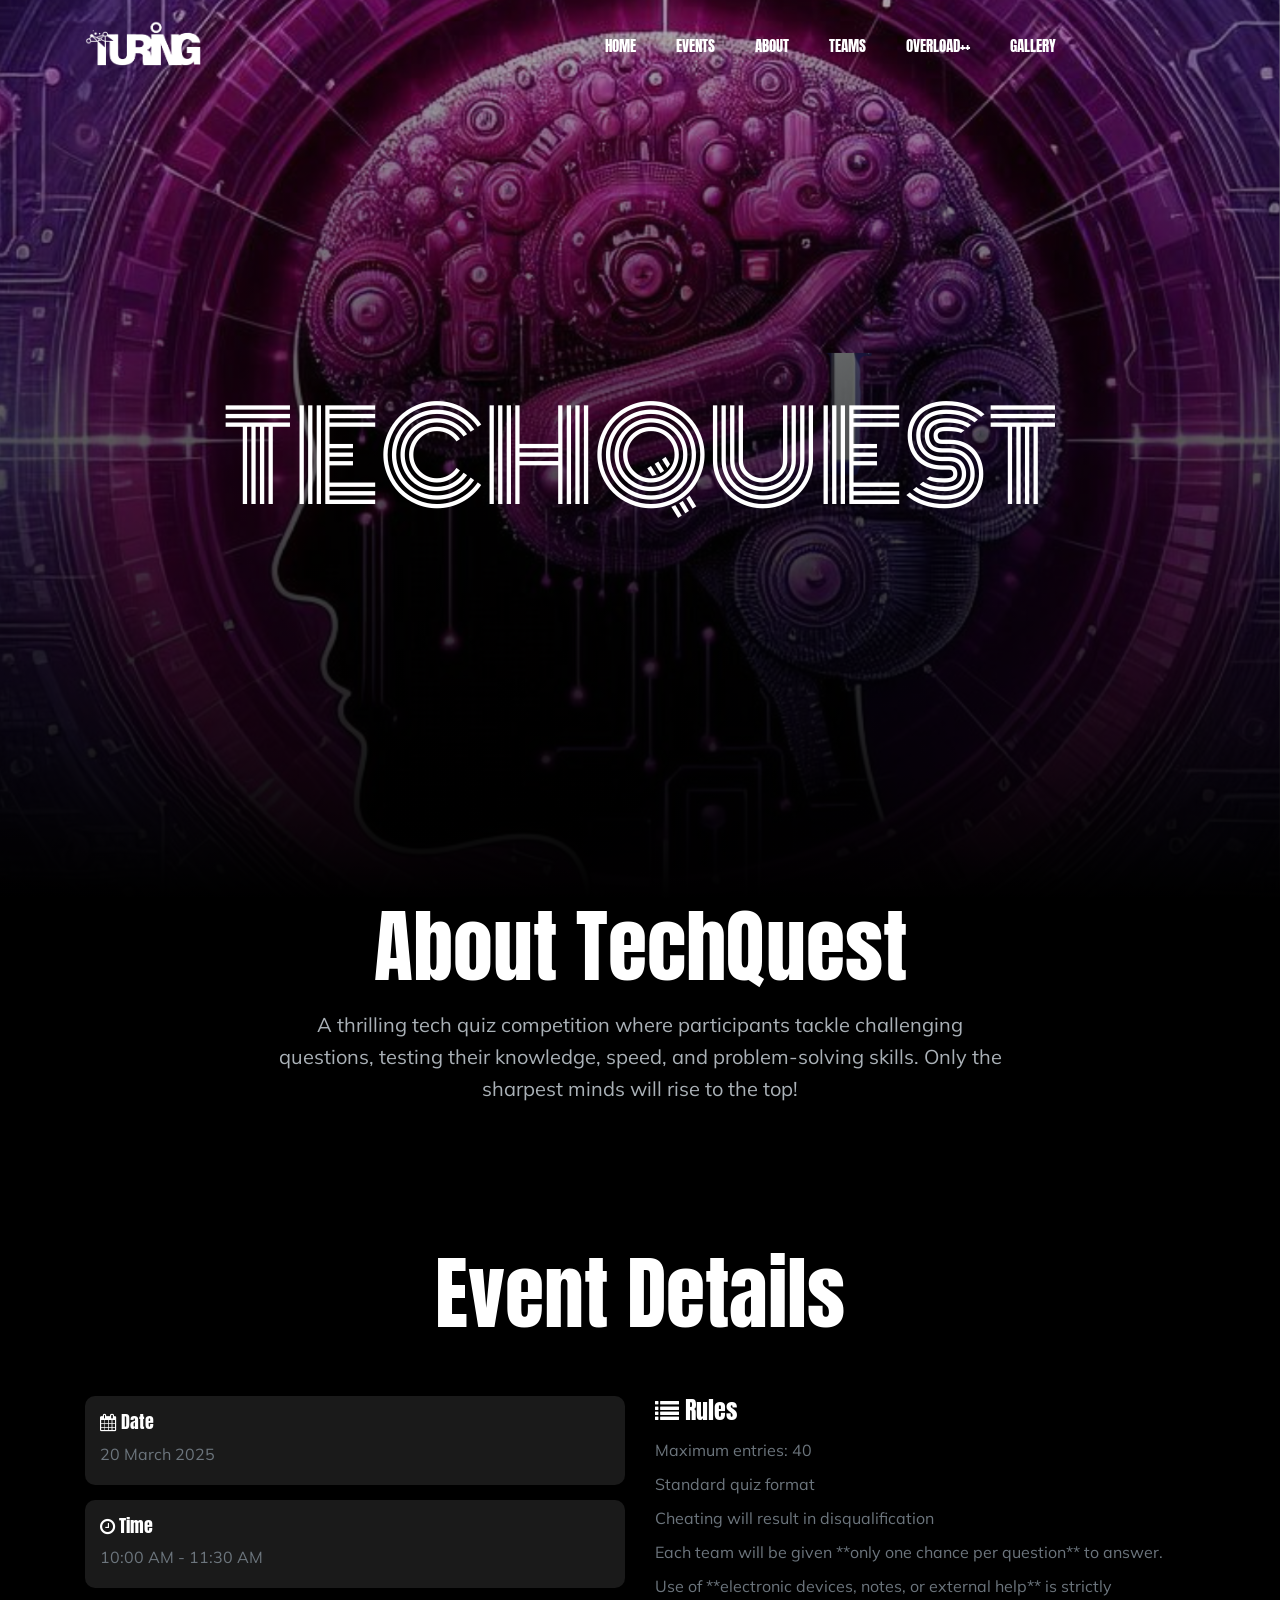
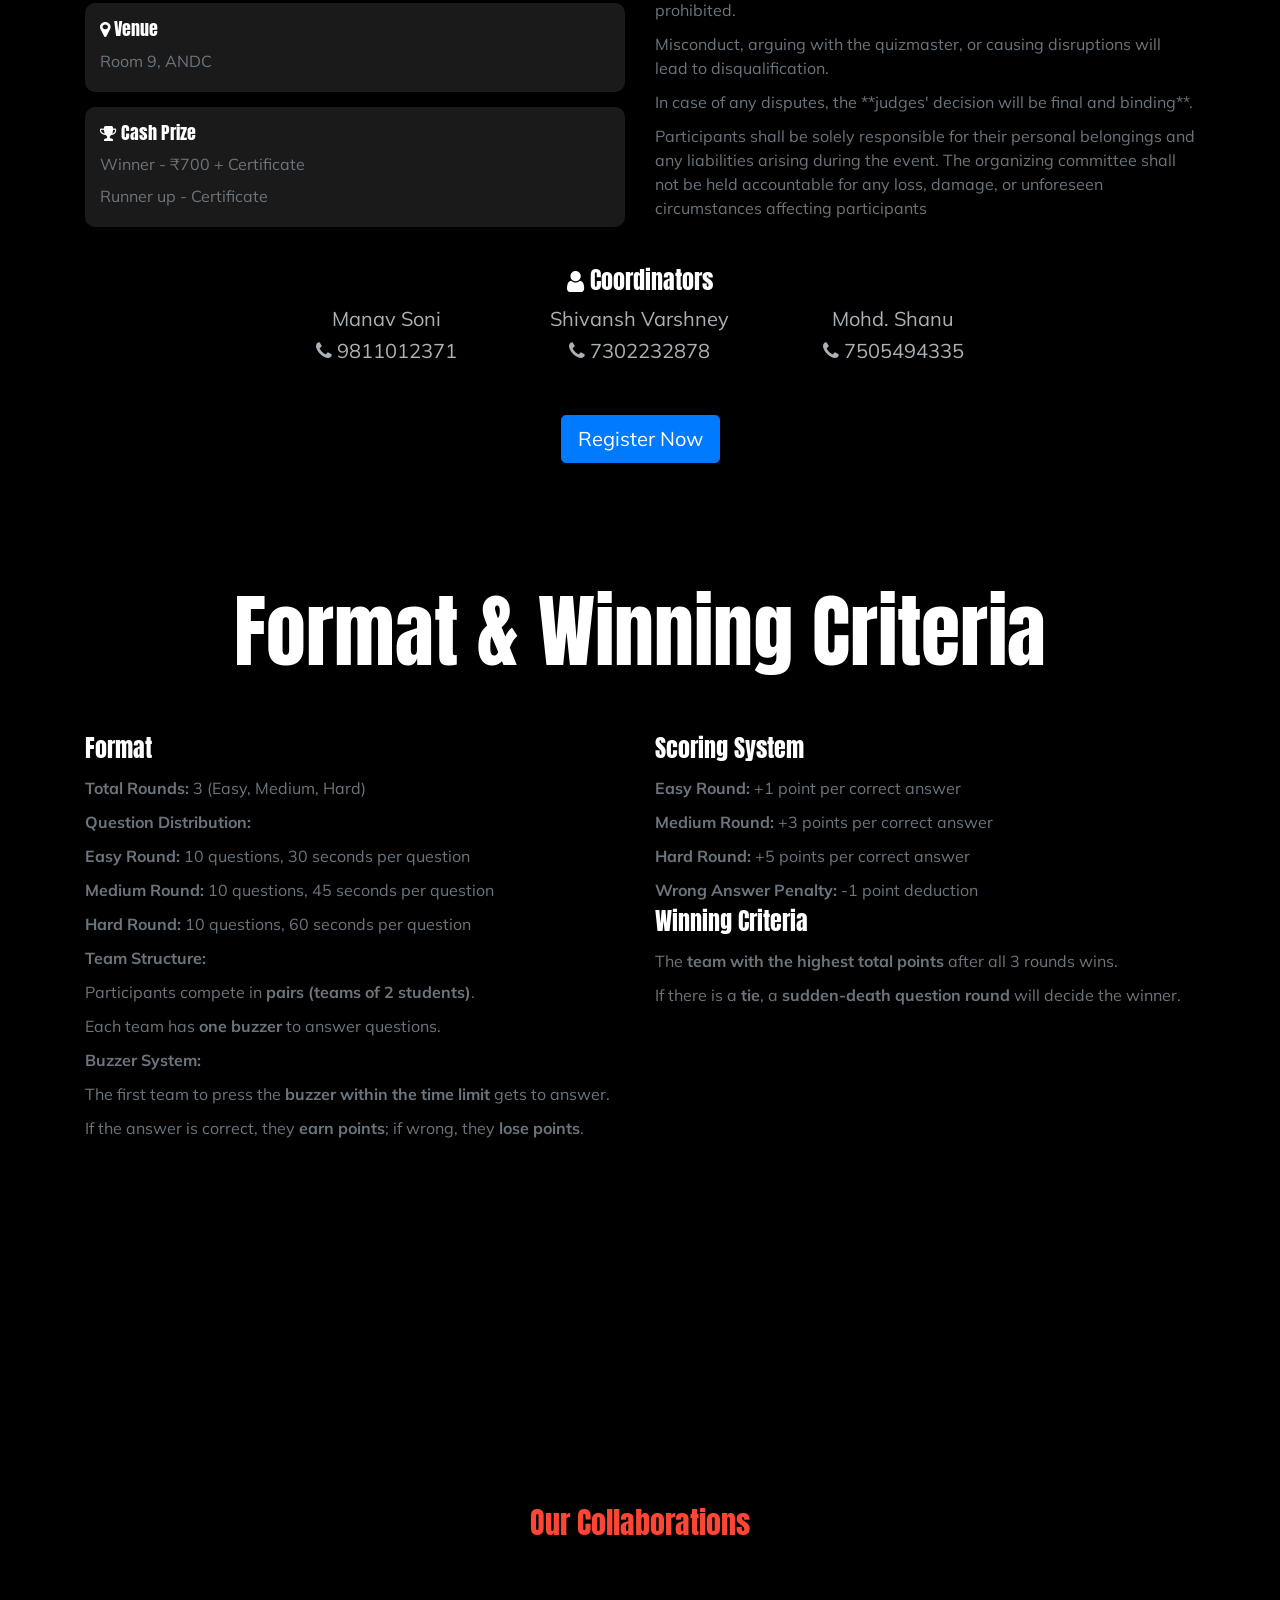
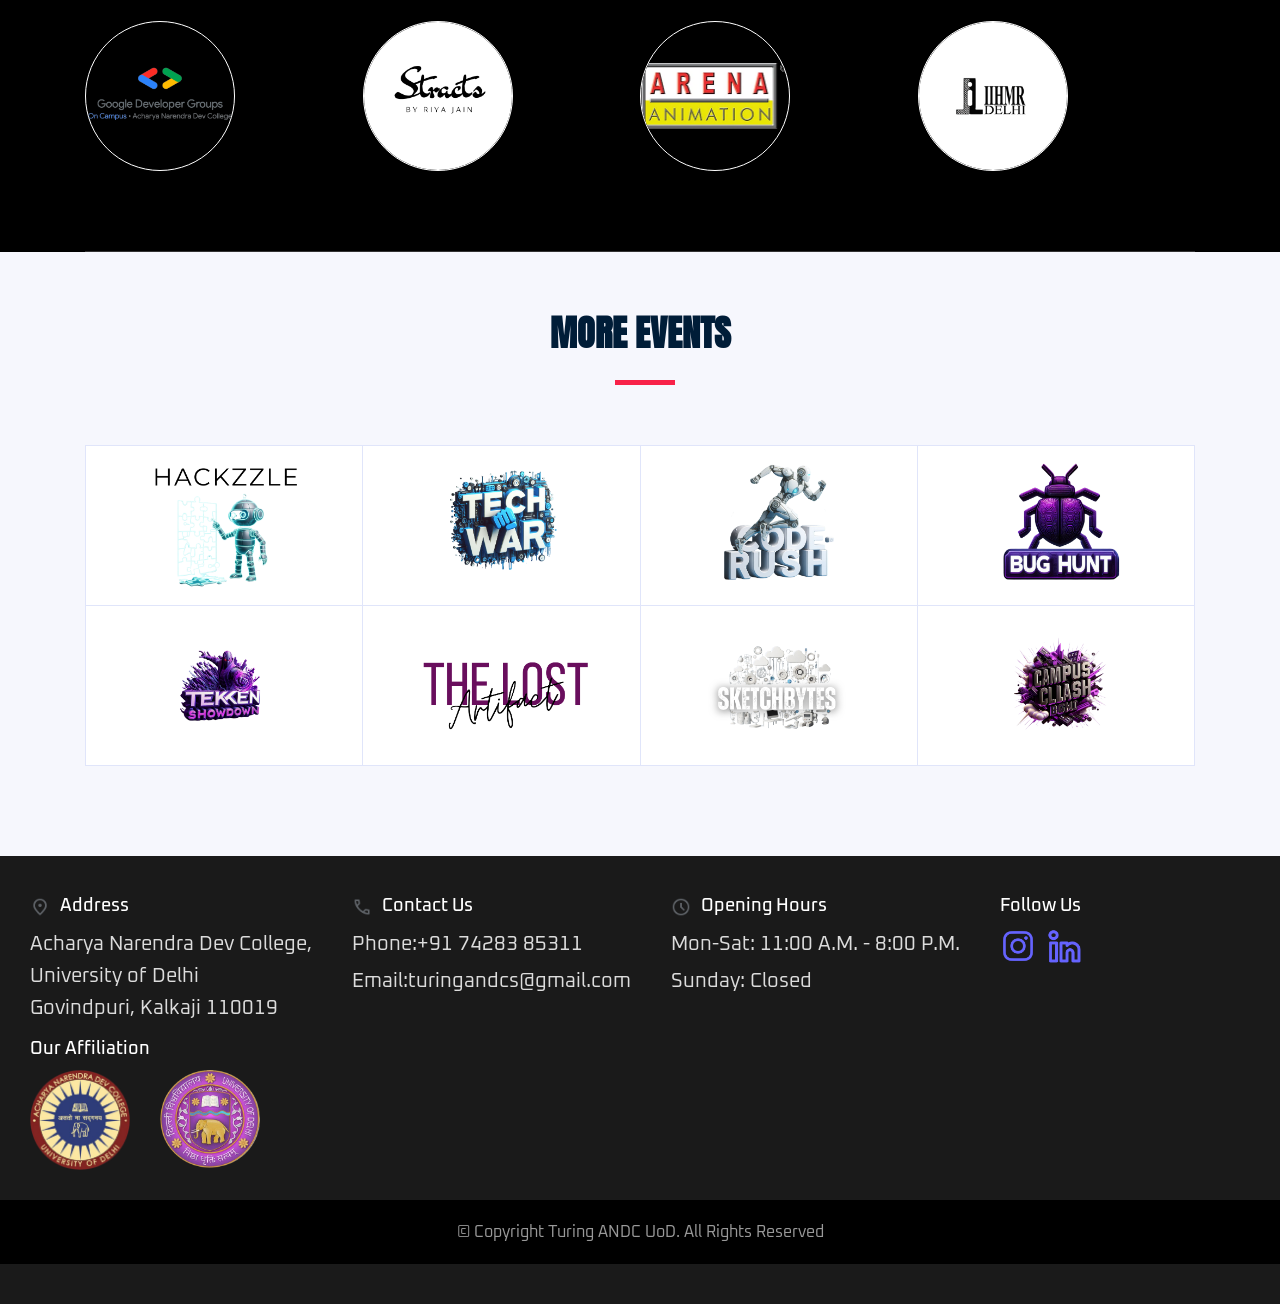
<file: Techquest.html>
<!doctype html>
<html class="no-js" lang="zxx">

<head>
    <meta charset="utf-8">
    <meta http-equiv="x-ua-compatible" content="ie=edge">
    <title>TechQuest | Overload++ 2025</title>
    <meta name="description" content="">
    <meta name="viewport" content="width=device-width, initial-scale=1">

    <!-- <link rel="manifest" href="site.webmanifest"> -->
    <link rel="apple-touch-icon" sizes="180x180" href="img/favicon_io/apple-touch-icon.png" />
    <link rel="icon" type="image/png" sizes="32x32" href="img/favicon_io/favicon-32x32.png" />
    <link rel="icon" type="image/png" sizes="16x16" href="img/favicon_io/favicon-16x16.png" />
    <link rel="icon" type="image/png" sizes="16x16" href="img/favicon_io/favicon.ico" />
    <link rel="manifest" href="img/favicon_io/site.webmanifest" />
    <!-- Place favicon.ico in the root directory -->

    <!-- CSS here -->
    <link rel="stylesheet" href="css/bootstrap.min.css">
    <link rel="stylesheet" href="css/owl.carousel.min.css">
    <link rel="stylesheet" href="css/magnific-popup.css">
    <link rel="stylesheet" href="css/font-awesome.min.css">
    <link rel="stylesheet" href="css/themify-icons.css">
    <link rel="stylesheet" href="css/gijgo.css">
    <link rel="stylesheet" href="css/nice-select.css">
    <link rel="stylesheet" href="css/animate.css">
    <link rel="stylesheet" href="css/flaticon.css">
    <link rel="stylesheet" href="css/slicknav.css">
    <link rel="stylesheet" href="css/footer.css">

    <style>
        .event-details-area {
            padding: 60px 0;
        }

        .single_event_detail {
            background: rgba(255, 255, 255, 0.1);
            padding: 15px;
            border-radius: 10px;
            margin-bottom: 15px;
        }

        .single_event_detail h4 {
            font-size: 18px;
            margin-bottom: 5px;
        }

        .single_event_detail p {
            margin: 0;
            font-size: 16px;
        }

        ul {
            list-style-type: none;
            padding-left: 0;
        }

        ul li {
            padding: 5px 0;
        }
    </style>
    <link rel="stylesheet" href="css/style.css">
    <!-- <link rel="stylesheet" href="css/responsive.css"> -->
</head>

<!-- Google tag (gtag.js) -->
<script async src="https://www.googletagmanager.com/gtag/js?id=G-7VES1HDSSF"></script>
<script>
  window.dataLayer = window.dataLayer || [];
  function gtag(){dataLayer.push(arguments);}
  gtag('js', new Date());

  gtag('config', 'G-7VES1HDSSF');
</script>

<body>
    <!--[if lte IE 9]>
            <p class="browserupgrade">You are using an <strong>outdated</strong> browser. Please <a href="https://browsehappy.com/">upgrade your browser</a> to improve your experience and security.</p>
        <![endif]-->

          <!-- Full-Screen Loader -->
  <div class="loader-overlay">
    <div class="loader"></div>
</div>

    <!-- header-start -->
    <header>
        <div class="header-area ">
            <div id="sticky-header" class="main-header-area">
                <div class="container">
                    <div class="header_bottom_border">
                        <div class="row align-items-center">
                            <div class="col-xl-4 col-lg-4">
                                <div class="logo">
                                    <a href="index.html">
                                        <img src="img/Turing logo.png" alt="" style="width: 117px;">
                                    </a>
                                </div>
                            </div>
                            <div class="col-xl-8 col-lg-8">
                                <div class="main-menu  d-none d-lg-block">
                                    <nav>
                                        <ul id="navigation">
                                            <li><a href="index.html">home</a></li>
                                            <li><a href="Events.html">Events</a></li>
                                            <li><a href="about.html">About</a></li>
                                            <li><a href="teams.html">Teams</a></li>
                                            <li><a href="overloadpp.html">Overload++</a></li>
                                            <li><a href="Gallerycard.html">Gallery</a></li>
                                        </ul>
                                    </nav>
                                </div>
                            </div>
                            <div class="col-12">
                                <div class="mobile_menu d-block d-lg-none"></div>
                            </div>
                        </div>
                    </div>

                </div>
            </div>
        </div>
    </header>
    <!-- header-end -->

    <!-- slider_area_start -->
    <div class="slider_area">
        <div class="single_slider  d-flex align-items-center slider_bg_techquest overlay">
            <div class="container">
                <div class="row align-items-center justify-content-center">
                    <div class="col-xl-12">
                        <div class="slider_text text-center">
                            <h3 class="wow fadeInLeft" data-wow-duration="1s" data-wow-delay=".4s">TechQuest</h3>
                        </div>
                    </div>
                </div>
            </div>
        </div>
    </div>
    <!-- slider_area_end -->

    <!-- about_area_start  -->
    <div class="about_area black_bg">
        <div class="container">
            <div class="row justify-content-center">
                <div class="col-lg-8">
                    <div class="section_title text-center mb-80">
                        <h3 class="wow fadeInRight" data-wow-duration="1s" data-wow-delay=".3s">About TechQuest</h3>
                        <p class="wow fadeInRight" data-wow-duration="1s" data-wow-delay=".4s">A thrilling tech quiz
                            competition where participants tackle challenging questions, testing their knowledge, speed,
                            and problem-solving skills. Only the sharpest minds will rise to the top!</p>
                    </div>
                </div>
            </div>
            <div class="container-fluid event-details-area black_bg">
                <div class="row justify-content-center">
                    <div class="col-lg-10">
                        <div class="section_title text-center mb-5">
                            <h3 class="text-white">Event Details</h3>
                        </div>
                    </div>
                </div>

                <!-- TECHQUEST -->
                <div class="row justify-content-center">
                    <div class="col-md-6">
                        <div class="single_event_detail">
                            <h4 class="text-white"><i class="fa fa-calendar"></i> Date</h4>
                            <p class="text-muted">20 March 2025</p>
                        </div>
                        <div class="single_event_detail">
                            <h4 class="text-white"><i class="fa fa-clock-o"></i> Time</h4>
                            <p class="text-muted">10:00 AM - 11:30 AM</p>
                        </div>
                        <div class="single_event_detail">
                            <h4 class="text-white"><i class="fa fa-map-marker"></i> Venue</h4>
                            <p class="text-muted">Room 9, ANDC</p>
                        </div>
                        <div class="single_event_detail">
                            <h4 class="text-white"><i class="fa fa-trophy"></i> Cash Prize</h4>
                            <p class="text-muted">Winner - ₹700 + Certificate<br>Runner up - Certificate</p>
                        </div>
                    </div>
                    <div class="col-md-6">
                        <h4 class="text-white"><i class="fa fa-list"></i> Rules</h4>
                        <ul class="text-muted">
                            <li>Maximum entries: 40</li>
                            <li>Standard quiz format</li>
                            <li>Cheating will result in disqualification</li>
                            <li>Each team will be given **only one chance per question** to answer.</li>
                            <li>Use of **electronic devices, notes, or external help** is strictly prohibited.</li>
                            <li>Misconduct, arguing with the quizmaster, or causing disruptions will lead to
                                disqualification.</li>
                            <li>In case of any disputes, the **judges' decision will be final and binding**.</li>
                            <li>Participants shall be solely responsible for their personal belongings and any
                                liabilities arising during the event. The organizing committee shall not be held
                                accountable for any loss, damage, or unforeseen circumstances affecting participants
                            </li>
                        </ul>
                    </div>
                </div>

                <!-- Coordinators -->
                <div class="row justify-content-center mt-4">
                    <div class="col-lg-8">
                        <h4 class="text-white text-center"><i class="fa fa-user"></i> Coordinators</h4>
                        <div class="row text-center text-muted">
                            <div class="col-md-4">
                                <p>Manav Soni</p>
                                <p><i class="fa fa-phone"></i> 9811012371</p>
                            </div>
                            <div class="col-md-4">
                                <p>Shivansh Varshney</p>
                                <p><i class="fa fa-phone"></i> 7302232878</p>
                            </div>
                            <div class="col-md-4">
                                <p>Mohd. Shanu</p>
                                <p><i class="fa fa-phone"></i> 7505494335</p>
                            </div>
                        </div>
                    </div>
                </div>

                <!-- Register Button -->
                <div class="row justify-content-center mt-5">
                    <div class="col-lg-6 text-center">
                        <a href="https://linktr.ee/Turing_Society?utm_source=linktree_profile_share&ltsid=f14a1b6a-6d64-4dab-b6c0-368ab4116e5e"
                            class="btn btn-primary btn-lg">Register Now</a>
                    </div>
                </div>
            </div>

            <div class="container-fluid event-details-area black_bg">
                <div class="row justify-content-center">
                    <div class="col-lg-10">
                        <div class="section_title text-center mb-5">
                            <h3 class="text-white">Format & Winning Criteria</h3>
                        </div>
                    </div>

                    <div class="col-md-6">
                        <h4 class="text-white">Format</h4>
                        <ul class="text-muted">
                            <li><strong>Total Rounds:</strong> 3 (Easy, Medium, Hard)</li>
                            <li><strong>Question Distribution:</strong></li>
                            <ul>
                                <li><strong>Easy Round:</strong> 10 questions, 30 seconds per question</li>
                                <li><strong>Medium Round:</strong> 10 questions, 45 seconds per question</li>
                                <li><strong>Hard Round:</strong> 10 questions, 60 seconds per question</li>
                            </ul>
                            <li><strong>Team Structure:</strong></li>
                            <ul>
                                <li>Participants compete in <strong>pairs (teams of 2 students)</strong>.</li>
                                <li>Each team has <strong>one buzzer</strong> to answer questions.</li>
                            </ul>
                            <li><strong>Buzzer System:</strong></li>
                            <ul>
                                <li>The first team to press the <strong>buzzer within the time limit</strong> gets to
                                    answer.</li>
                                <li>If the answer is correct, they <strong>earn points</strong>; if wrong, they
                                    <strong>lose points</strong>.
                                </li>
                            </ul>
                        </ul>
                    </div>


                    <div class="col-md-6">
                        <h4 class="text-white">Scoring System</h4>
                        <ul class="text-muted">
                            <li><strong>Easy Round:</strong> +1 point per correct answer</li>
                            <li><strong>Medium Round:</strong> +3 points per correct answer</li>
                            <li><strong>Hard Round:</strong> +5 points per correct answer</li>
                            <li><strong>Wrong Answer Penalty:</strong> -1 point deduction</li>
                        </ul>

                        <h4 class="text-white">Winning Criteria</h4>
                        <ul class="text-muted">
                            <li>The <strong>team with the highest total points</strong> after all 3 rounds wins.</li>
                            <li>If there is a <strong>tie</strong>, a <strong>sudden-death question round</strong> will
                                decide the winner.</li>
                        </ul>
                    </div>



                </div>



                <!-- Prize Details -->

            </div>

        </div>
    </div>
    <!-- about_area_end  -->






    <!-- brand_area_start  -->
    <div class="brand_area black_bg">
        <div class="container">
            <div class="row">
                <div class="col-lg-12">
                    <div class="section_title text-center mb-80">
                        <h4 class="wow fadeInRight" data-wow-duration="1s" data-wow-delay=".3s">Our Collaborations</h4>
                    </div>
                </div>
            </div>
            <div class="row">
                <div class="col-lg-12">
                    <div class="brand_wrap">
                        <div class="brand_active owl-carousel">
                            <div class="single_brand text-center">
                                <a href="https://gdg-andc.vercel.app/"><img src="img/brand/1.png" alt=""></a>
                            </div>
                            <div class="single_brand text-center">
                                <a href="https://stractsbyriya.com/"><img src="img/brand/2.png" alt=""></a>
                            </div>
                            <div class="single_brand text-center">
                                <a href="https://arenakalkaji.com/"><img src="img/brand/3.png" alt=""></a>
                            </div>
                            <div class="single_brand text-center">
                                <a href="https://www.iihmrdelhi.edu.in/"><img src="img/brand/4.png" alt=""></a>
                            </div>
                            <div class="single_brand text-center">
                                <a href="https://www.instagram.com/du_campus_diary/"><img src="img/brand/5.jpg"
                                        alt=""></a>
                            </div>
                            <div class="single_brand text-center">
                                <a href="https://www.theeducationtree.com/"><img src="img/brand/6.jpg" alt=""></a>
                            </div>
                            <div class="single_brand text-center">
                                <a href="https://www.instagram.com/du.fest/"><img src="img/brand/7.jpg" alt=""></a>
                            </div>
                            <div class="single_brand text-center">
                                <a href="https://www.instagram.com/du_fest_/"><img src="img/brand/8.jpg" alt=""></a>
                            </div>
                            <div class="single_brand text-center">
                                <a href="https://www.instagram.com/duconnection/"><img src="img/brand/9.jpg" alt=""></a>
                            </div>
                            <div class="single_brand text-center">
                                <a href="https://www.instagram.com/andcians.du/"><img src="img/brand/10.jpg" alt=""></a>
                            </div>
                            <div class="single_brand text-center">
                                <a href="https://interviewbuddy.net/"><img src="img/brand/11.png" alt=""></a>
                            </div>
                        </div>
                    </div>
                </div>
            </div>
        </div>
    </div>
    <!-- brand_area_end  -->



    <section id="sponsors" class="section-with-bg wow fadeInUp">

        <div class="container">
            <div class="section-header">
                <h2>More Events</h2>
            </div>

            <div class="row no-gutters sponsors-wrap clearfix">

                <div class="col-lg-3 col-md-4 col-xs-6">
                    <a href="Hackzzle.html">
                        <div class="sponsor-logo">
                            <img src="img/sponsors/2.png" class="img-fluid" alt="">
                        </div>
                    </a>
                </div>

                <div class="col-lg-3 col-md-4 col-xs-6">
                    <a href="TechWar.html">
                        <div class="sponsor-logo">
                            <img src="img/sponsors/3.png" class="img-fluid" alt="">
                        </div>
                    </a>
                </div>

                <div class="col-lg-3 col-md-4 col-xs-6">
                    <a href="Coderush.html">
                        <div class="sponsor-logo">
                            <img src="img/sponsors/4.png" class="img-fluid" alt="">
                        </div>
                    </a>
                </div>

                <div class="col-lg-3 col-md-4 col-xs-6">
                    <a href="BugHunt.html">
                        <div class="sponsor-logo">
                            <img src="img/sponsors/5.png" class="img-fluid" alt="">
                        </div>
                    </a>
                </div>

                <div class="col-lg-3 col-md-4 col-xs-6">
                    <a href="Tekken.html">
                        <div class="sponsor-logo">
                            <img src="img/sponsors/6.png" class="img-fluid" alt="">
                        </div>
                    </a>
                </div>

                <div class="col-lg-3 col-md-4 col-xs-6">
                    <a href="The lost Artifact.html">
                        <div class="sponsor-logo">
                            <img src="img/sponsors/7.png" class="img-fluid" alt="">
                        </div>
                    </a>
                </div>

                <div class="col-lg-3 col-md-4 col-xs-6">
                    <a href="Sketchbytes.html">
                        <div class="sponsor-logo">
                            <img src="img/sponsors/8.png" class="img-fluid" alt="">
                        </div>
                    </a>
                </div>

                <div class="col-lg-3 col-md-4 col-xs-6">
                    <a href="BGMI.html">
                        <div class="sponsor-logo">
                            <img src="img/sponsors/9.png" class="img-fluid" alt="">
                        </div>
                    </a>
                </div>

            </div>

        </div>

    </section>

    <!-- footer_start  -->
    <footer class="footer">
        <div class="footer-container">
            <!-- Address -->
            <div class="footer-column">
                <h3>
                    <img src="img/Footer/location.png" class="icon" alt="Address" />
                    Address
                </h3>
                <p>
                    Acharya Narendra Dev College,<br />University of Delhi<br />Govindpuri,
                    Kalkaji 110019
                </p>
            </div>

            <!-- Contact Us -->
            <div class="footer-column">
                <h3>
                    <img src="img/Footer/Call.png" class="icon" alt="Address" />Contact
                    Us
                </h3>
                <p>Phone:<a href="tel:+91 74283 85311">+91 74283 85311</a></p>
                <p>Email:<a href="mailto:turingandcs@gmail.com.com">turingandcs@gmail.com</a></p>
            </div>

            <!-- Opening Hours -->
            <div class="footer-column">
                <h3>
                    <img src="img/Footer/clock.png" class="icon" alt="Address" />Opening
                    Hours
                </h3>
                <p>Mon-Sat: 11:00 A.M. - 8:00 P.M.</p>
                <p>Sunday: Closed</p>
            </div>

            <!-- Follow Us -->
            <div class="footer-column">
                <h3>Follow Us</h3>
                <div class="social-icons-footer">
                    <a href="https://www.instagram.com/turing.andc?igsh=Z2dqNzlydWR1MjR2"><img
                            src="img/Footer/Instagram.png" class="fa fa-instagram" alt="Address" />
                    </a>
                    <a href="#"><img src="img/Footer/Linkedin.png" class="fa fa-linkedin" alt="Address" /></a>
                </div>
            </div>

            <!-- College and University Logos Section -->
            <div class="footer-column">
                <h3>Our Affiliation</h3>
                <div class="logo-container">
                    <a href="https://www.andcollege.du.ac.in/#"><img src="img/Footer/ANDC.png"
                            alt="Acharya Narendra Dev College Logo" class="footer-logo" /></a>
                    <a href="https://www.du.ac.in/"><img src="img/Footer/DU.png" alt="University of Delhi Logo"
                            class="footer-logo" /></a>
                </div>
            </div>
        </div>

        <!-- Bottom Footer -->
        <div class="footer-bottom">
            &copy; Copyright Turing ANDC UoD. All Rights Reserved
        </div>
    </footer>
    <!-- footer_end  -->

    <!-- JS here -->
    <script src="js/vendor/modernizr-3.5.0.min.js"></script>
    <script src="js/vendor/jquery-1.12.4.min.js"></script>
    <script src="js/popper.min.js"></script>
    <script src="js/bootstrap.min.js"></script>
    <script src="js/owl.carousel.min.js"></script>
    <script src="js/isotope.pkgd.min.js"></script>
    <script src="js/ajax-form.js"></script>
    <script src="js/waypoints.min.js"></script>
    <script src="js/jquery.counterup.min.js"></script>
    <script src="js/imagesloaded.pkgd.min.js"></script>
    <script src="js/scrollIt.js"></script>
    <script src="js/jquery.scrollUp.min.js"></script>
    <script src="js/wow.min.js"></script>
    <script src="js/gijgo.min.js"></script>
    <script src="js/nice-select.min.js"></script>
    <script src="js/jquery.slicknav.min.js"></script>
    <script src="js/jquery.magnific-popup.min.js"></script>
    <script src="js/tilt.jquery.js"></script>
    <script src="js/plugins.js"></script>



    <!--contact js-->
    <script src="js/contact.js"></script>
    <script src="js/jquery.ajaxchimp.min.js"></script>
    <script src="js/jquery.form.js"></script>
    <script src="js/jquery.validate.min.js"></script>
    <script src="js/mail-script.js"></script>


    <script src="js/main.js"></script>
</body>

</html>
</file>
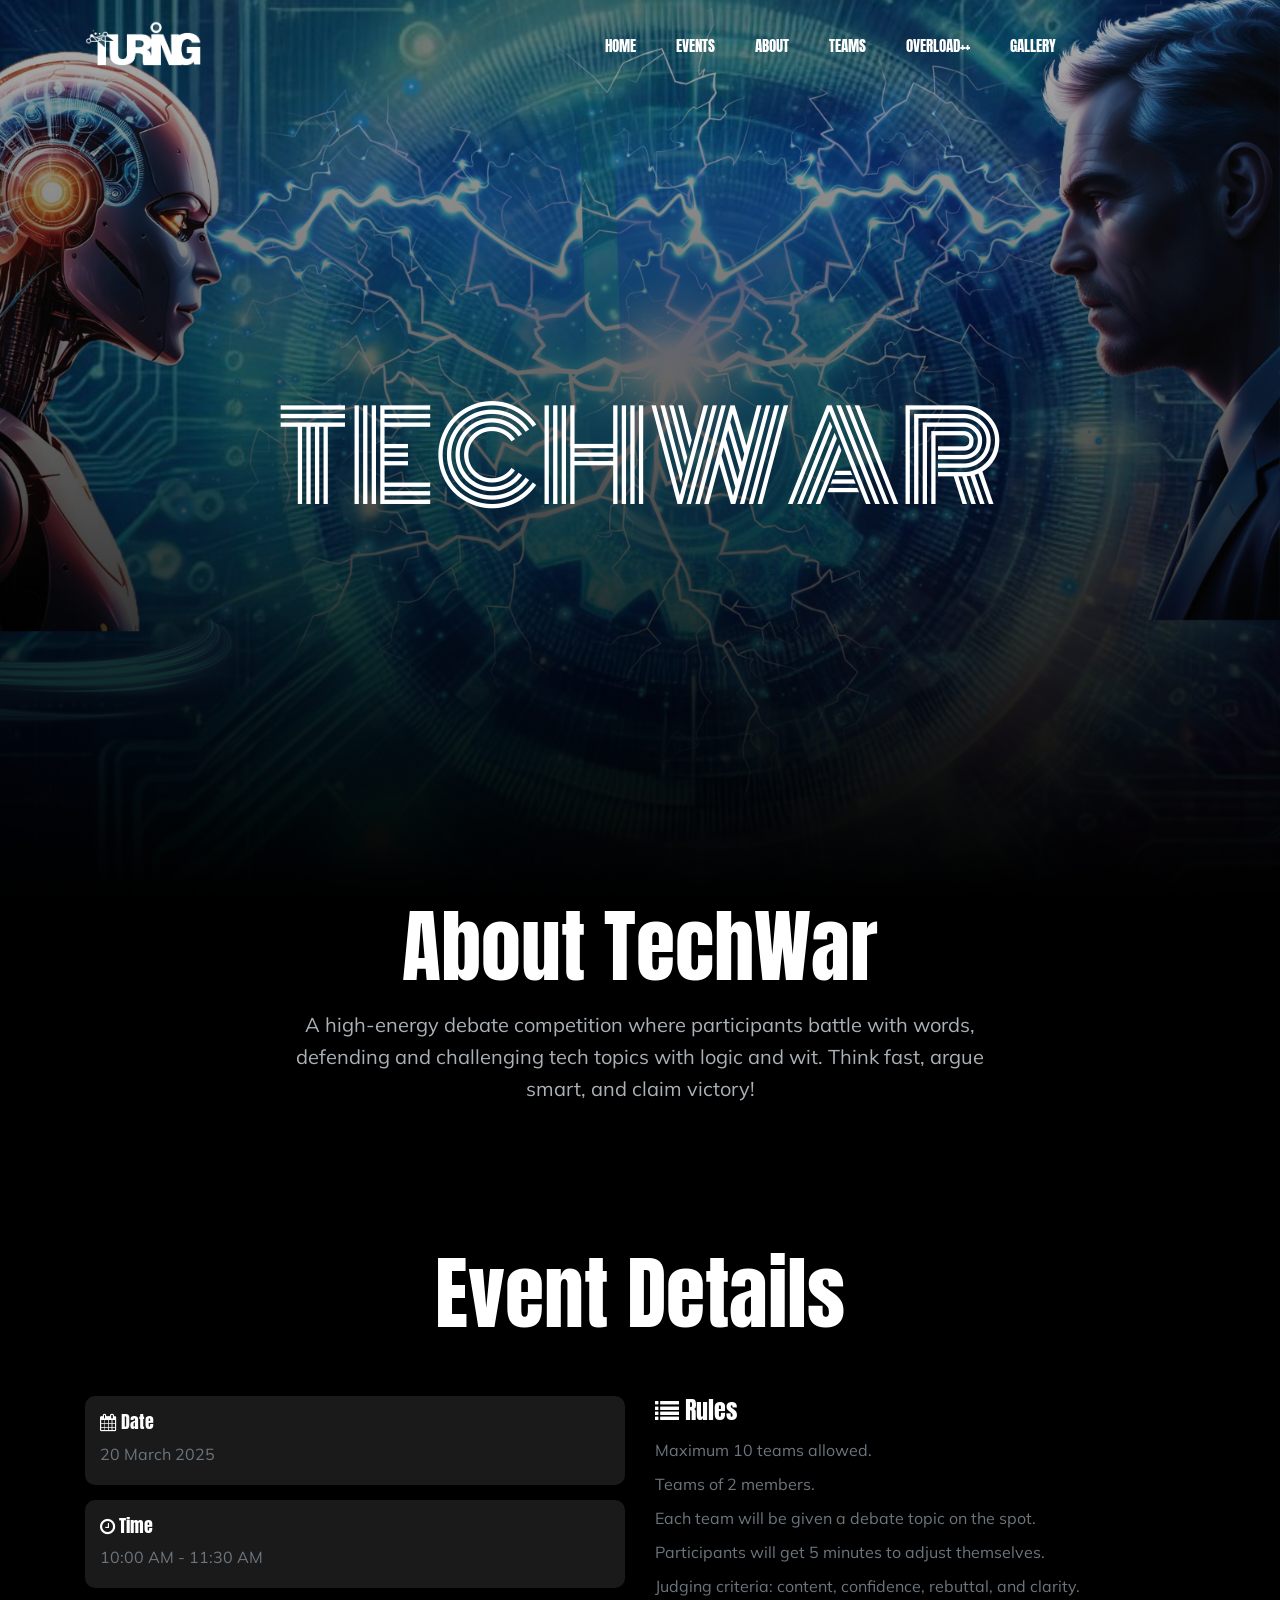
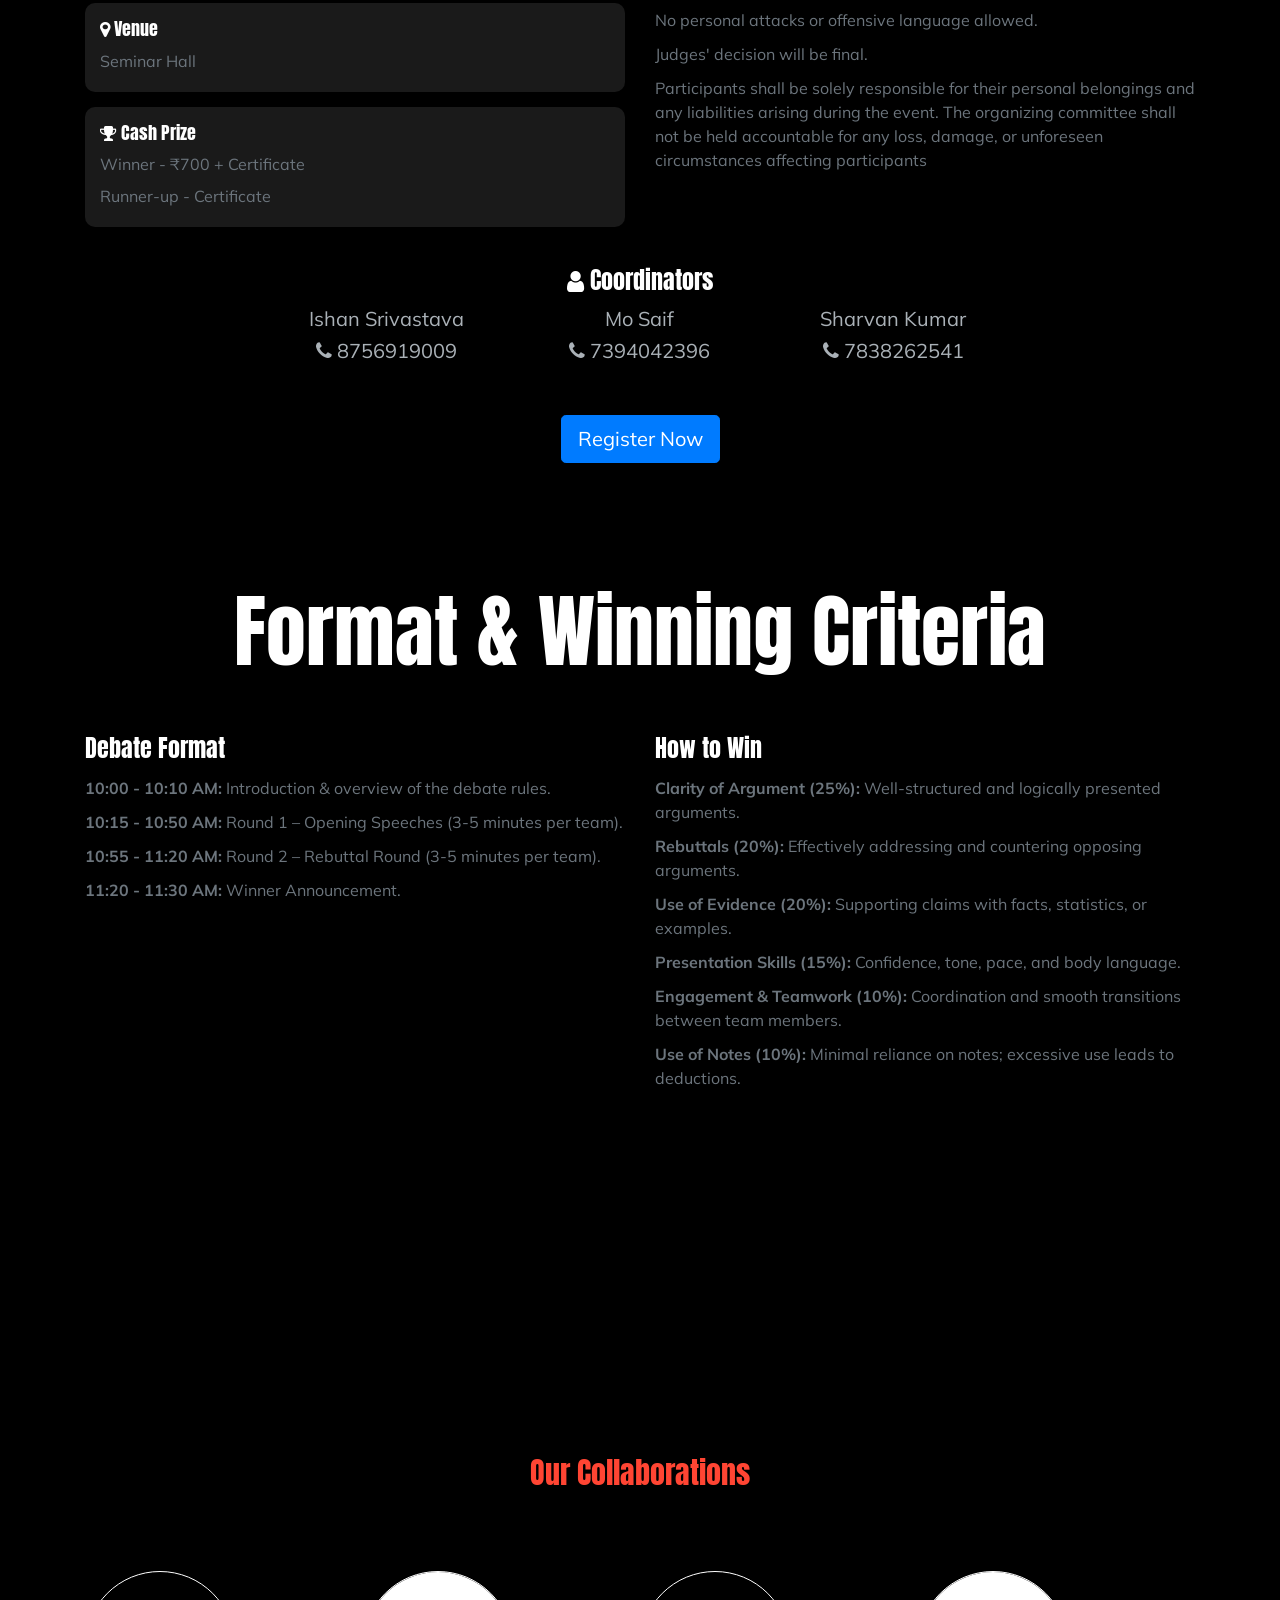
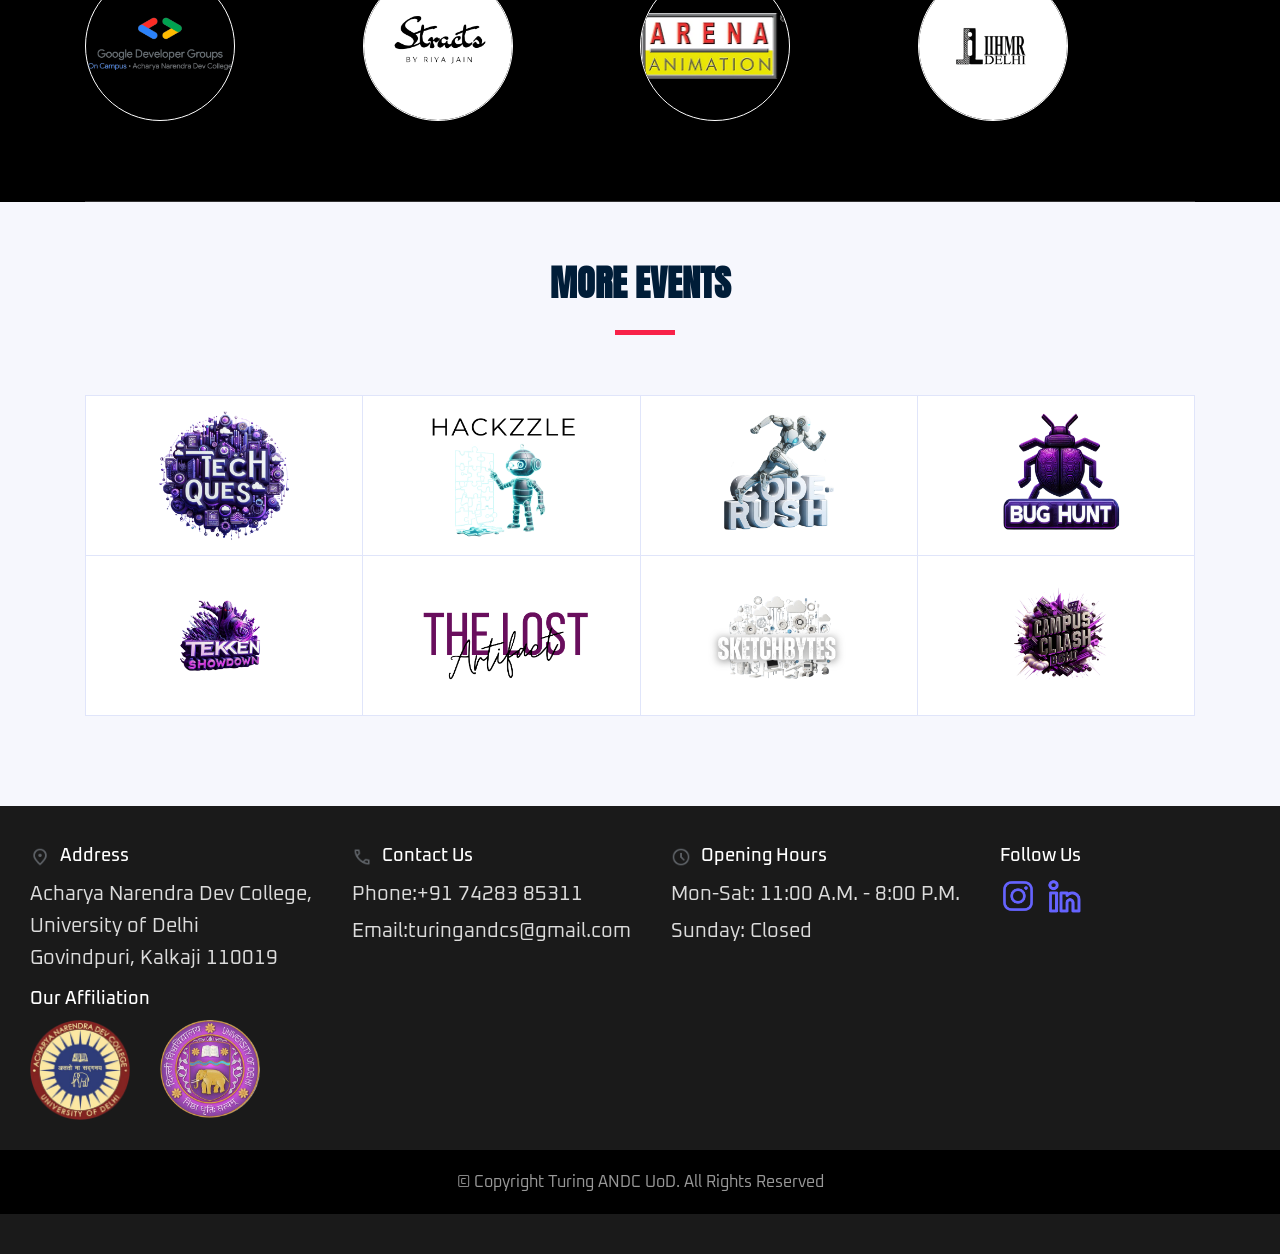
<file: TechWar.html>
<!doctype html>
<html class="no-js" lang="zxx">

<head>
    <meta charset="utf-8">
    <meta http-equiv="x-ua-compatible" content="ie=edge">
    <title>TechWar | Overload++ 2025</title>
    <meta name="description" content="">
    <meta name="viewport" content="width=device-width, initial-scale=1">

    <!-- <link rel="manifest" href="site.webmanifest"> -->
    <link rel="apple-touch-icon" sizes="180x180" href="img/favicon_io/apple-touch-icon.png" />
    <link rel="icon" type="image/png" sizes="32x32" href="img/favicon_io/favicon-32x32.png" />
    <link rel="icon" type="image/png" sizes="16x16" href="img/favicon_io/favicon-16x16.png" />
    <link rel="icon" type="image/png" sizes="16x16" href="img/favicon_io/favicon.ico" />
    <link rel="manifest" href="img/favicon_io/site.webmanifest" />
    <!-- Place favicon.ico in the root directory -->

    <!-- CSS here -->
    <link rel="stylesheet" href="css/bootstrap.min.css">
    <link rel="stylesheet" href="css/owl.carousel.min.css">
    <link rel="stylesheet" href="css/magnific-popup.css">
    <link rel="stylesheet" href="css/font-awesome.min.css">
    <link rel="stylesheet" href="css/themify-icons.css">
    <link rel="stylesheet" href="css/gijgo.css">
    <link rel="stylesheet" href="css/nice-select.css">
    <link rel="stylesheet" href="css/animate.css">
    <link rel="stylesheet" href="css/flaticon.css">
    <link rel="stylesheet" href="css/slicknav.css">
    <link rel="stylesheet" href="css/footer.css">

    <style>
        .event-details-area {
            padding: 60px 0;
        }

        .single_event_detail {
            background: rgba(255, 255, 255, 0.1);
            padding: 15px;
            border-radius: 10px;
            margin-bottom: 15px;
        }

        .single_event_detail h4 {
            font-size: 18px;
            margin-bottom: 5px;
        }

        .single_event_detail p {
            margin: 0;
            font-size: 16px;
        }

        ul {
            list-style-type: none;
            padding-left: 0;
        }

        ul li {
            padding: 5px 0;
        }
    </style>
    <link rel="stylesheet" href="css/style.css">
    <!-- <link rel="stylesheet" href="css/responsive.css"> -->
</head>

<!-- Google tag (gtag.js) -->
<script async src="https://www.googletagmanager.com/gtag/js?id=G-7VES1HDSSF"></script>
<script>
  window.dataLayer = window.dataLayer || [];
  function gtag(){dataLayer.push(arguments);}
  gtag('js', new Date());

  gtag('config', 'G-7VES1HDSSF');
</script>

<body>
    <!--[if lte IE 9]>
            <p class="browserupgrade">You are using an <strong>outdated</strong> browser. Please <a href="https://browsehappy.com/">upgrade your browser</a> to improve your experience and security.</p>
        <![endif]-->

          <!-- Full-Screen Loader -->
  <div class="loader-overlay">
    <div class="loader"></div>
</div>

    <!-- header-start -->
    <header>
        <div class="header-area ">
            <div id="sticky-header" class="main-header-area">
                <div class="container">
                    <div class="header_bottom_border">
                        <div class="row align-items-center">
                            <div class="col-xl-4 col-lg-4">
                                <div class="logo">
                                    <a href="index.html">
                                        <img src="img/Turing logo.png" alt="" style="width: 117px;">
                                    </a>
                                </div>
                            </div>
                            <div class="col-xl-8 col-lg-8">
                                <div class="main-menu  d-none d-lg-block">
                                    <nav>
                                        <ul id="navigation">
                                            <li><a href="index.html">home</a></li>
                                            <li><a href="Events.html">Events</a></li>
                                            <li><a href="about.html">About</a></li>
                                            <li><a href="teams.html">Teams</a></li>
                                            <li><a href="overloadpp.html">Overload++</a></li>
                                            <li><a href="Gallerycard.html">Gallery</a></li>
                                        </ul>
                                    </nav>
                                </div>
                            </div>
                            <div class="col-12">
                                <div class="mobile_menu d-block d-lg-none"></div>
                            </div>
                        </div>
                    </div>

                </div>
            </div>
        </div>
    </header>
    <!-- header-end -->

    <!-- slider_area_start -->
    <div class="slider_area">
        <div class="single_slider  d-flex align-items-center slider_bg_techwar overlay">
            <div class="container">
                <div class="row align-items-center justify-content-center">
                    <div class="col-xl-12">
                        <div class="slider_text text-center">
                            <h3 class="wow fadeInLeft" data-wow-duration="1s" data-wow-delay=".4s">TechWar</h3>
                        </div>
                    </div>
                </div>
            </div>
        </div>
    </div>
    <!-- slider_area_end -->

    <!-- about_area_start  -->
    <div class="about_area black_bg">
        <div class="container">
            <div class="row justify-content-center">
                <div class="col-lg-8">
                    <div class="section_title text-center mb-80">
                        <h3 class="wow fadeInRight" data-wow-duration="1s" data-wow-delay=".3s">About TechWar</h3>
                        <p class="wow fadeInRight" data-wow-duration="1s" data-wow-delay=".4s">A high-energy
                            debate competition where participants battle with words, defending and challenging tech
                            topics with logic and wit. Think fast, argue smart, and claim victory!</p>
                    </div>
                </div>
            </div>

            <!-- TechWar -->
            <div class="container event-details-area black_bg">
                <div class="row justify-content-center">
                    <div class="col-lg-8">
                        <div class="section_title text-center mb-5">
                            <h3 class="text-white">Event Details</h3>
                        </div>
                    </div>
                </div>

                <div class="row justify-content-center">
                    <div class="col-md-6">
                        <div class="single_event_detail">
                            <h4 class="text-white"><i class="fa fa-calendar"></i> Date</h4>
                            <p class="text-muted">20 March 2025</p>
                        </div>
                        <div class="single_event_detail">
                            <h4 class="text-white"><i class="fa fa-clock-o"></i> Time</h4>
                            <p class="text-muted">10:00 AM - 11:30 AM</p>
                        </div>
                        <div class="single_event_detail">
                            <h4 class="text-white"><i class="fa fa-map-marker"></i> Venue</h4>
                            <p class="text-muted">Seminar Hall</p>
                        </div>
                        <div class="single_event_detail">
                            <h4 class="text-white"><i class="fa fa-trophy"></i> Cash Prize</h4>
                            <p class="text-muted">Winner - ₹700 + Certificate<br>Runner-up - Certificate</p>
                        </div>
                    </div>

                    <div class="col-md-6">
                        <h4 class="text-white"><i class="fa fa-list"></i> Rules</h4>
                        <ul class="text-muted">
                            <li>Maximum 10 teams allowed.</li>
                            <li>Teams of 2 members.</li>
                            <li>Each team will be given a debate topic on the spot.</li>
                            <li>Participants will get 5 minutes to adjust themselves.</li>
                            <li>Judging criteria: content, confidence, rebuttal, and clarity.</li>
                            <li>No personal attacks or offensive language allowed.</li>
                            <li>Judges' decision will be final.</li>
                            <li>Participants shall be solely responsible for their personal belongings and any
                                liabilities arising during the event. The organizing committee shall not be held
                                accountable for any loss, damage, or unforeseen circumstances affecting participants
                            </li>
                        </ul>
                    </div>
                </div>

                <div class="row justify-content-center mt-4">
                    <div class="col-lg-8">
                        <h4 class="text-white text-center"><i class="fa fa-user"></i> Coordinators</h4>
                        <div class="row text-center text-muted">
                            <div class="col-md-4">
                                <p>Ishan Srivastava</p>
                                <p><i class="fa fa-phone"></i> 8756919009</p>
                            </div>
                            <div class="col-md-4">
                                <p>Mo Saif</p>
                                <p><i class="fa fa-phone"></i> 7394042396</p>
                            </div>
                            <div class="col-md-4">
                                <p>Sharvan Kumar</p>
                                <p><i class="fa fa-phone"></i> 7838262541</p>
                            </div>
                        </div>
                    </div>
                </div>



                <div class="row justify-content-center mt-5">
                    <div class="col-lg-6 text-center">
                        <a href="https://linktr.ee/Turing_Society?utm_source=linktree_profile_share&ltsid=f14a1b6a-6d64-4dab-b6c0-368ab4116e5e"
                            class="btn btn-primary btn-lg">Register Now</a>
                    </div>
                </div>
            </div>

            <div class="container event-details-area black_bg">
                <div class="row justify-content-center">
                    <div class="col-lg-10">
                        <div class="section_title text-center mb-5">
                            <h3 class="text-white">Format & Winning Criteria</h3>
                        </div>
                    </div>

                    <div class="col-md-6">
                        <h4 class="text-white">Debate Format</h4>
                        <ul class="text-muted">
                            <li><strong>10:00 - 10:10 AM:</strong> Introduction & overview of the debate rules.</li>
                            <li><strong>10:15 - 10:50 AM:</strong> Round 1 – Opening Speeches (3-5 minutes per team).
                            </li>
                            <li><strong>10:55 - 11:20 AM:</strong> Round 2 – Rebuttal Round (3-5 minutes per team).</li>
                            <li><strong>11:20 - 11:30 AM:</strong> Winner Announcement.</li>
                        </ul>
                    </div>


                    <div class="col-md-6">
                        <h4 class="text-white">How to Win</h4>
                        <ul class="text-muted">
                            <li><strong>Clarity of Argument (25%):</strong> Well-structured and logically presented
                                arguments.</li>
                            <li><strong>Rebuttals (20%):</strong> Effectively addressing and countering opposing
                                arguments.</li>
                            <li><strong>Use of Evidence (20%):</strong> Supporting claims with facts, statistics, or
                                examples.</li>
                            <li><strong>Presentation Skills (15%):</strong> Confidence, tone, pace, and body language.
                            </li>
                            <li><strong>Engagement & Teamwork (10%):</strong> Coordination and smooth transitions
                                between team members.</li>
                            <li><strong>Use of Notes (10%):</strong> Minimal reliance on notes; excessive use leads to
                                deductions.</li>
                        </ul>
                    </div>
                </div>



            </div>
        </div>
    </div>
    <!-- about_area_end  -->







    <!-- brand_area_start  -->
    <div class="brand_area black_bg">
        <div class="container">
            <div class="row">
                <div class="col-lg-12">
                    <div class="section_title text-center mb-80">
                        <h4 class="wow fadeInRight" data-wow-duration="1s" data-wow-delay=".3s">Our Collaborations</h4>
                    </div>
                </div>
            </div>
            <div class="row">
                <div class="col-lg-12">
                    <div class="brand_wrap">
                        <div class="brand_active owl-carousel">
                            <div class="single_brand text-center">
                                <a href="https://gdg-andc.vercel.app/"><img src="img/brand/1.png" alt=""></a>
                            </div>
                            <div class="single_brand text-center">
                                <a href="https://stractsbyriya.com/"><img src="img/brand/2.png" alt=""></a>
                            </div>
                            <div class="single_brand text-center">
                                <a href="https://arenakalkaji.com/"><img src="img/brand/3.png" alt=""></a>
                            </div>
                            <div class="single_brand text-center">
                                <a href="https://www.iihmrdelhi.edu.in/"><img src="img/brand/4.png" alt=""></a>
                            </div>
                            <div class="single_brand text-center">
                                <a href="https://www.instagram.com/du_campus_diary/"><img src="img/brand/5.jpg"
                                        alt=""></a>
                            </div>
                            <div class="single_brand text-center">
                                <a href="https://www.theeducationtree.com/"><img src="img/brand/6.jpg" alt=""></a>
                            </div>
                            <div class="single_brand text-center">
                                <a href="https://www.instagram.com/du.fest/"><img src="img/brand/7.jpg" alt=""></a>
                            </div>
                            <div class="single_brand text-center">
                                <a href="https://www.instagram.com/du_fest_/"><img src="img/brand/8.jpg" alt=""></a>
                            </div>
                            <div class="single_brand text-center">
                                <a href="https://www.instagram.com/duconnection/"><img src="img/brand/9.jpg" alt=""></a>
                            </div>
                            <div class="single_brand text-center">
                                <a href="https://www.instagram.com/andcians.du/"><img src="img/brand/10.jpg" alt=""></a>
                            </div>
                            <div class="single_brand text-center">
                                <a href="https://interviewbuddy.net/"><img src="img/brand/11.png" alt=""></a>
                            </div>
                        </div>
                    </div>
                </div>
            </div>
        </div>
    </div>
    <!-- brand_area_end  -->



    <section id="sponsors" class="section-with-bg wow fadeInUp">

        <div class="container">
            <div class="section-header">
                <h2>More Events</h2>
            </div>

            <div class="row no-gutters sponsors-wrap clearfix">

                <div class="col-lg-3 col-md-4 col-xs-6">
                    <a href="Techquest.html">
                        <div class="sponsor-logo">
                            <img src="img/sponsors/1.png" class="img-fluid" alt="">
                        </div>
                    </a>
                </div>

                <div class="col-lg-3 col-md-4 col-xs-6">
                    <a href="Hackzzle.html">
                        <div class="sponsor-logo">
                            <img src="img/sponsors/2.png" class="img-fluid" alt="">
                        </div>
                    </a>
                </div>

                <div class="col-lg-3 col-md-4 col-xs-6">
                    <a href="Coderush.html">
                        <div class="sponsor-logo">
                            <img src="img/sponsors/4.png" class="img-fluid" alt="">
                        </div>
                    </a>
                </div>

                <div class="col-lg-3 col-md-4 col-xs-6">
                    <a href="BugHunt.html">
                        <div class="sponsor-logo">
                            <img src="img/sponsors/5.png" class="img-fluid" alt="">
                        </div>
                    </a>
                </div>

                <div class="col-lg-3 col-md-4 col-xs-6">
                    <a href="Tekken.html">
                        <div class="sponsor-logo">
                            <img src="img/sponsors/6.png" class="img-fluid" alt="">
                        </div>
                    </a>
                </div>

                <div class="col-lg-3 col-md-4 col-xs-6">
                    <a href="The lost Artifact.html">
                        <div class="sponsor-logo">
                            <img src="img/sponsors/7.png" class="img-fluid" alt="">
                        </div>
                    </a>
                </div>

                <div class="col-lg-3 col-md-4 col-xs-6">
                    <a href="Sketchbytes.html">
                        <div class="sponsor-logo">
                            <img src="img/sponsors/8.png" class="img-fluid" alt="">
                        </div>
                    </a>
                </div>

                <div class="col-lg-3 col-md-4 col-xs-6">
                    <a href="BGMI.html">
                        <div class="sponsor-logo">
                            <img src="img/sponsors/9.png" class="img-fluid" alt="">
                        </div>
                    </a>
                </div>

            </div>

        </div>

    </section>

    <!-- footer_start  -->
    <footer class="footer">
        <div class="footer-container">
            <!-- Address -->
            <div class="footer-column">
                <h3>
                    <img src="img/Footer/location.png" class="icon" alt="Address" />
                    Address
                </h3>
                <p>
                    Acharya Narendra Dev College,<br />University of Delhi<br />Govindpuri,
                    Kalkaji 110019
                </p>
            </div>

            <!-- Contact Us -->
            <div class="footer-column">
                <h3>
                    <img src="img/Footer/Call.png" class="icon" alt="Address" />Contact
                    Us
                </h3>
                <p>Phone:<a href="tel:+91 74283 85311">+91 74283 85311</a></p>
                <p>Email:<a href="mailto:turingandcs@gmail.com.com">turingandcs@gmail.com</a></p>
            </div>

            <!-- Opening Hours -->
            <div class="footer-column">
                <h3>
                    <img src="img/Footer/clock.png" class="icon" alt="Address" />Opening
                    Hours
                </h3>
                <p>Mon-Sat: 11:00 A.M. - 8:00 P.M.</p>
                <p>Sunday: Closed</p>
            </div>

            <!-- Follow Us -->
            <div class="footer-column">
                <h3>Follow Us</h3>
                <div class="social-icons-footer">
                    <a href="https://www.instagram.com/turing.andc?igsh=Z2dqNzlydWR1MjR2"><img
                            src="img/Footer/Instagram.png" class="fa fa-instagram" alt="Address" />
                    </a>
                    <a href="#"><img src="img/Footer/Linkedin.png" class="fa fa-linkedin" alt="Address" /></a>
                </div>
            </div>

            <!-- College and University Logos Section -->
            <div class="footer-column">
                <h3>Our Affiliation</h3>
                <div class="logo-container">
                    <a href="https://www.andcollege.du.ac.in/#"><img src="img/Footer/ANDC.png"
                            alt="Acharya Narendra Dev College Logo" class="footer-logo" /></a>
                    <a href="https://www.du.ac.in/"><img src="img/Footer/DU.png" alt="University of Delhi Logo"
                            class="footer-logo" /></a>
                </div>
            </div>
        </div>

        <!-- Bottom Footer -->
        <div class="footer-bottom">
            &copy; Copyright Turing ANDC UoD. All Rights Reserved
        </div>
    </footer>
    <!-- footer_end  -->

    <!-- JS here -->
    <script src="js/vendor/modernizr-3.5.0.min.js"></script>
    <script src="js/vendor/jquery-1.12.4.min.js"></script>
    <script src="js/popper.min.js"></script>
    <script src="js/bootstrap.min.js"></script>
    <script src="js/owl.carousel.min.js"></script>
    <script src="js/isotope.pkgd.min.js"></script>
    <script src="js/ajax-form.js"></script>
    <script src="js/waypoints.min.js"></script>
    <script src="js/jquery.counterup.min.js"></script>
    <script src="js/imagesloaded.pkgd.min.js"></script>
    <script src="js/scrollIt.js"></script>
    <script src="js/jquery.scrollUp.min.js"></script>
    <script src="js/wow.min.js"></script>
    <script src="js/gijgo.min.js"></script>
    <script src="js/nice-select.min.js"></script>
    <script src="js/jquery.slicknav.min.js"></script>
    <script src="js/jquery.magnific-popup.min.js"></script>
    <script src="js/tilt.jquery.js"></script>
    <script src="js/plugins.js"></script>



    <!--contact js-->
    <script src="js/contact.js"></script>
    <script src="js/jquery.ajaxchimp.min.js"></script>
    <script src="js/jquery.form.js"></script>
    <script src="js/jquery.validate.min.js"></script>
    <script src="js/mail-script.js"></script>



    <script src="js/main.js"></script>
</body>

</html>
</file>
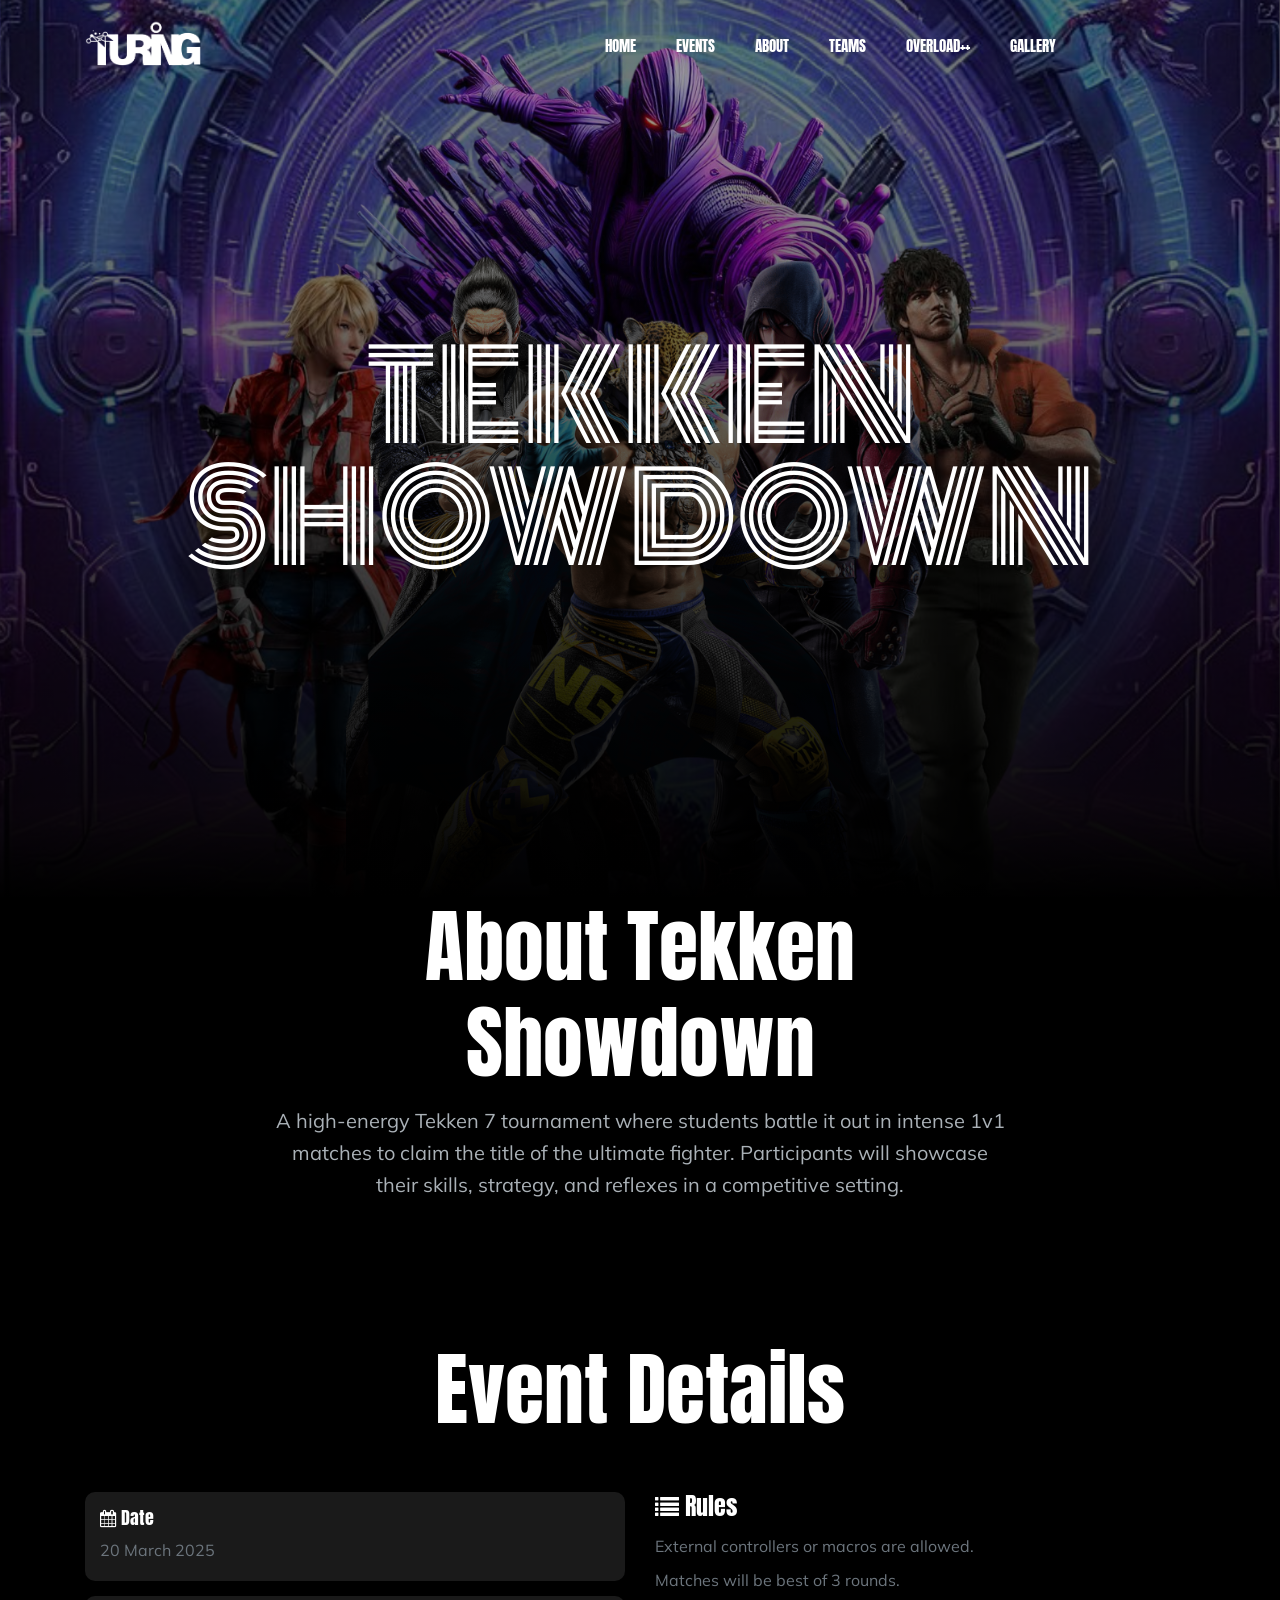
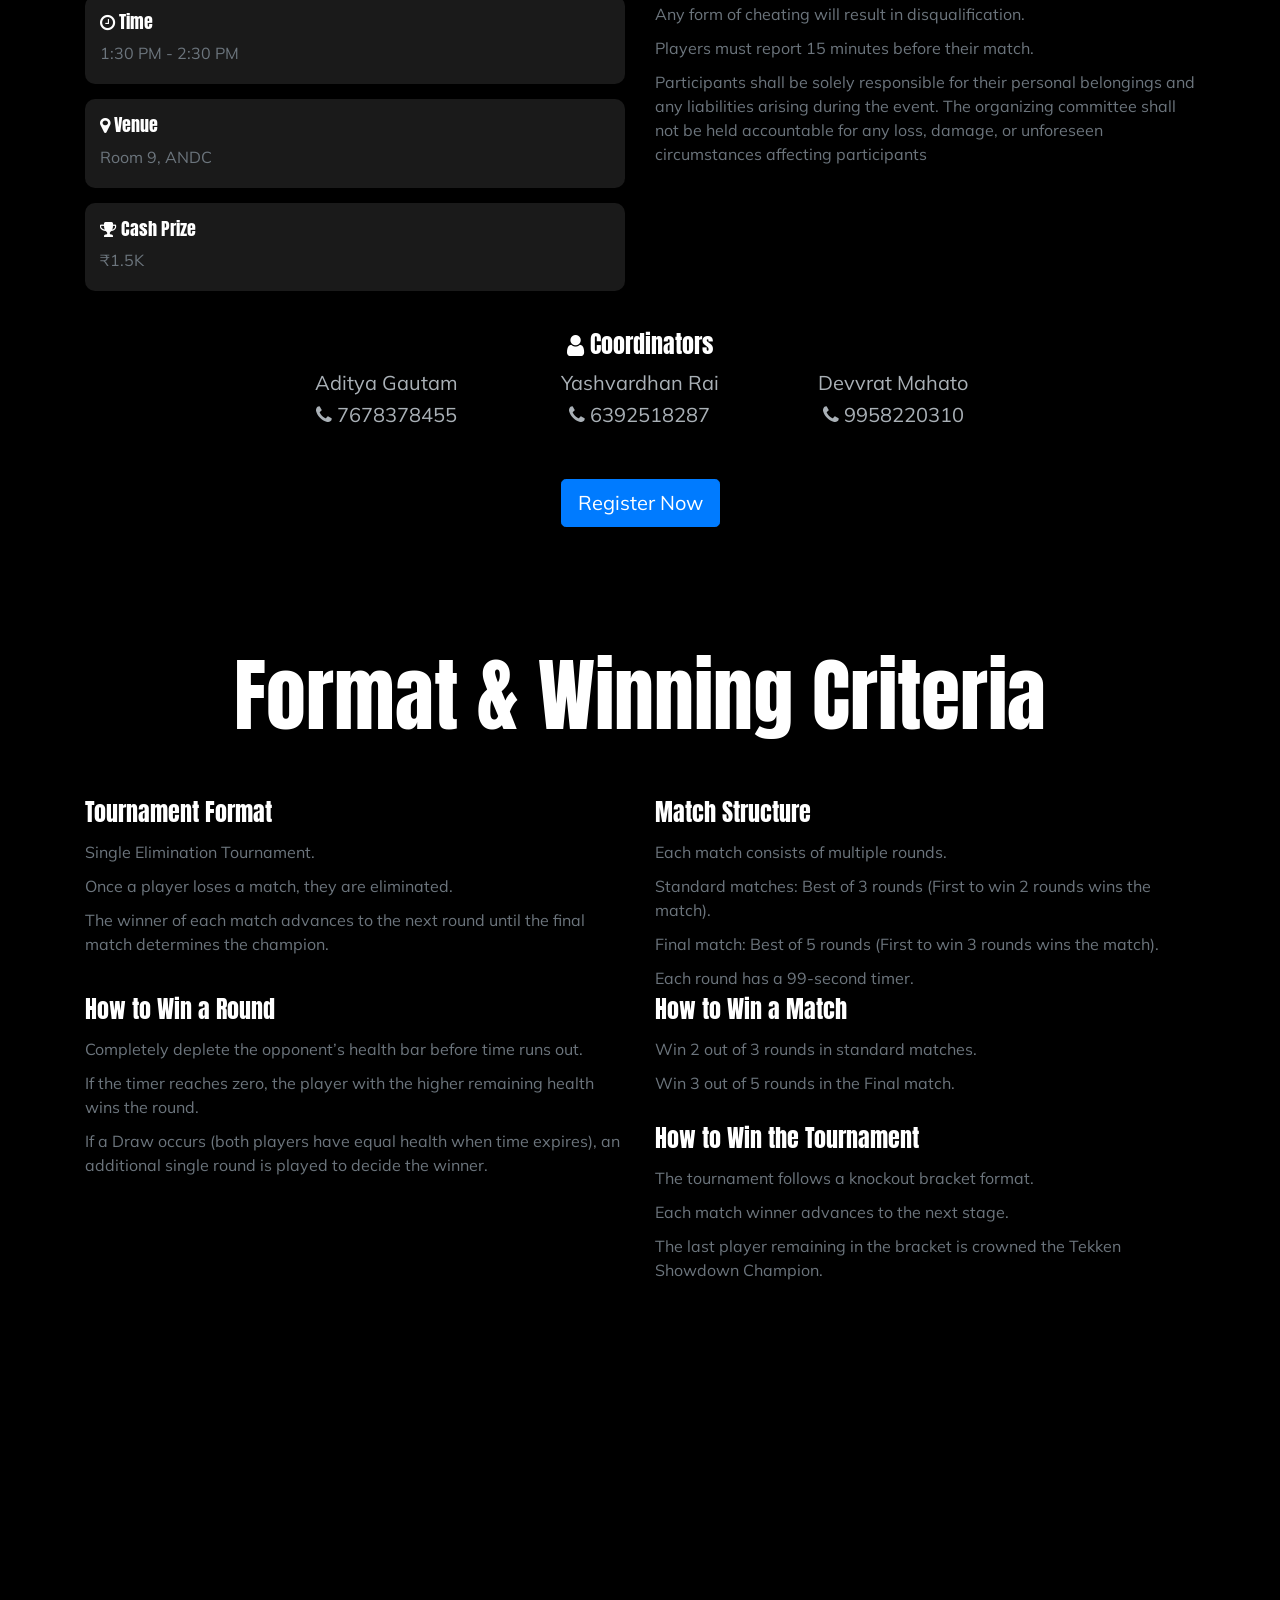
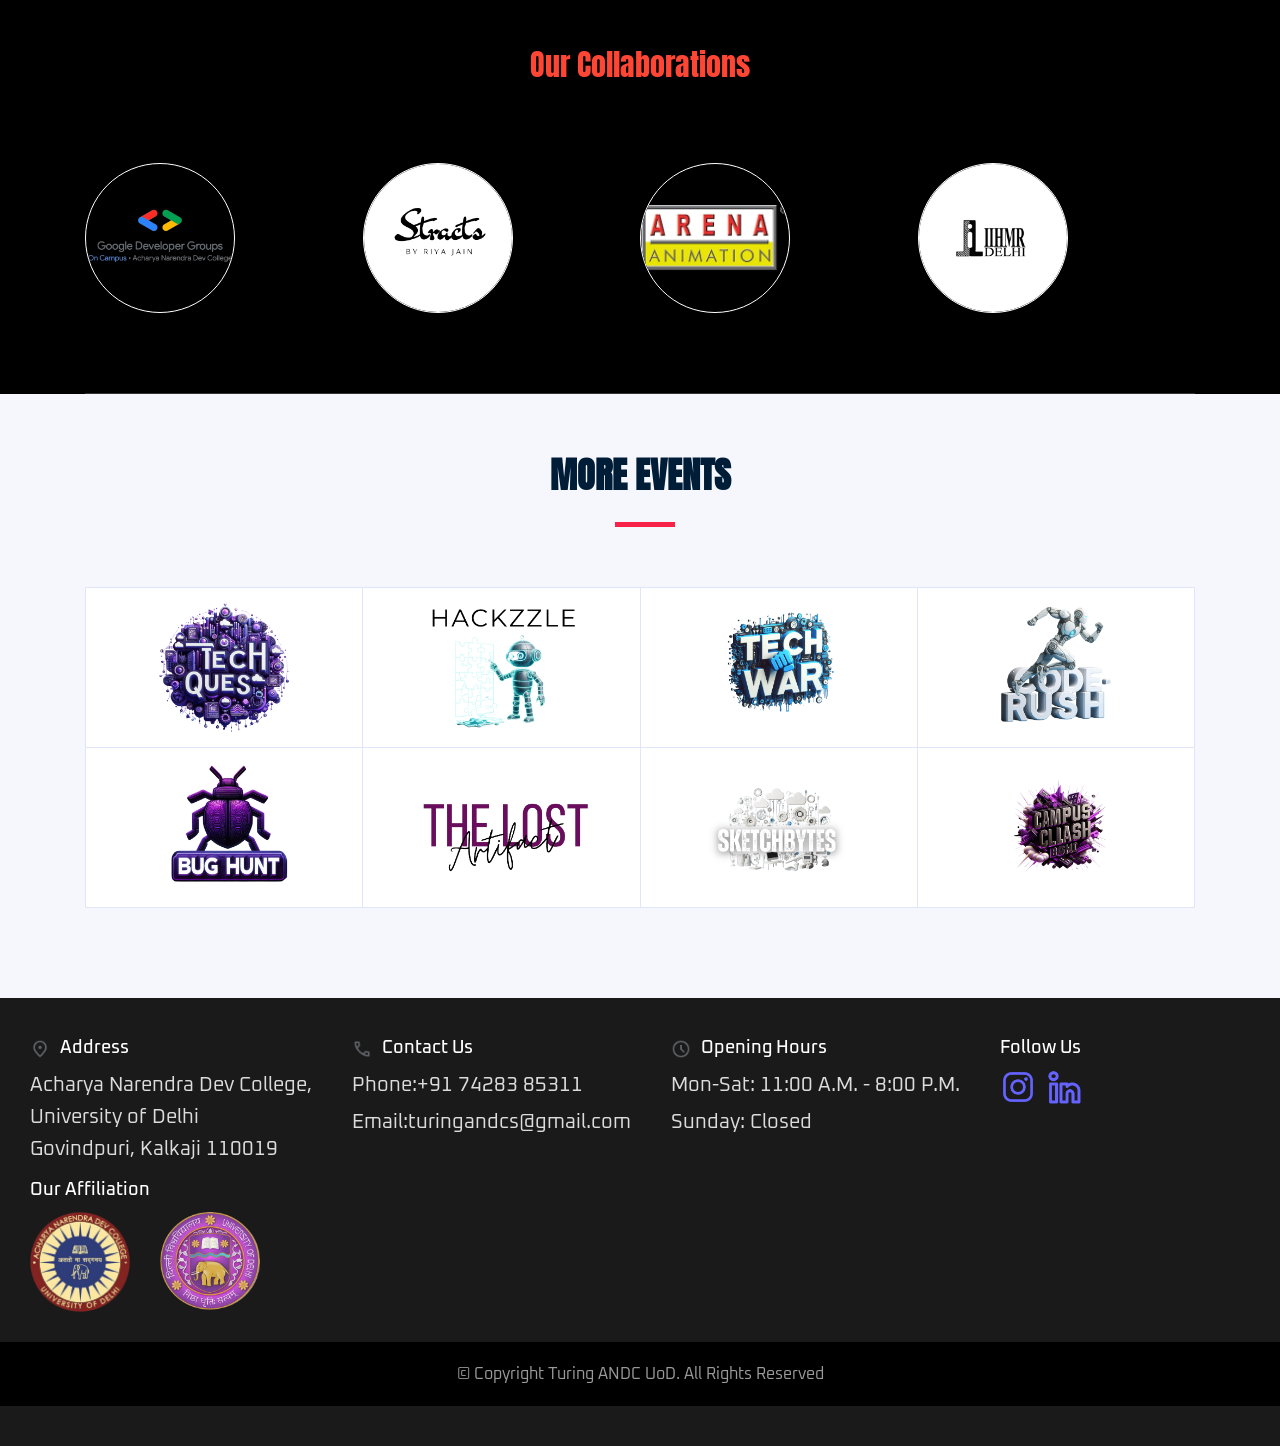
<file: Tekken.html>
<!doctype html>
<html class="no-js" lang="zxx">

<head>
    <meta charset="utf-8">
    <meta http-equiv="x-ua-compatible" content="ie=edge">
    <title>Tekken Showdown | Overload++ 2025</title>
    <meta name="description" content="">
    <meta name="viewport" content="width=device-width, initial-scale=1">

    <!-- <link rel="manifest" href="site.webmanifest"> -->
    <link rel="apple-touch-icon" sizes="180x180" href="img/favicon_io/apple-touch-icon.png" />
    <link rel="icon" type="image/png" sizes="32x32" href="img/favicon_io/favicon-32x32.png" />
    <link rel="icon" type="image/png" sizes="16x16" href="img/favicon_io/favicon-16x16.png" />
    <link rel="icon" type="image/png" sizes="16x16" href="img/favicon_io/favicon.ico" />
    <link rel="manifest" href="img/favicon_io/site.webmanifest" />
    <!-- Place favicon.ico in the root directory -->

    <!-- CSS here -->
    <link rel="stylesheet" href="css/bootstrap.min.css">
    <link rel="stylesheet" href="css/owl.carousel.min.css">
    <link rel="stylesheet" href="css/magnific-popup.css">
    <link rel="stylesheet" href="css/font-awesome.min.css">
    <link rel="stylesheet" href="css/themify-icons.css">
    <link rel="stylesheet" href="css/gijgo.css">
    <link rel="stylesheet" href="css/nice-select.css">
    <link rel="stylesheet" href="css/animate.css">
    <link rel="stylesheet" href="css/flaticon.css">
    <link rel="stylesheet" href="css/slicknav.css">
    <link rel="stylesheet" href="css/footer.css">

    <style>
        .event-details-area {
            padding: 60px 0;
        }

        .single_event_detail {
            background: rgba(255, 255, 255, 0.1);
            padding: 15px;
            border-radius: 10px;
            margin-bottom: 15px;
        }

        .single_event_detail h4 {
            font-size: 18px;
            margin-bottom: 5px;
        }

        .single_event_detail p {
            margin: 0;
            font-size: 16px;
        }

        ul {
            list-style-type: none;
            padding-left: 0;
        }

        ul li {
            padding: 5px 0;
        }
    </style>

    <link rel="stylesheet" href="css/style.css">
    <!-- <link rel="stylesheet" href="css/responsive.css"> -->
</head>

<!-- Google tag (gtag.js) -->
<script async src="https://www.googletagmanager.com/gtag/js?id=G-7VES1HDSSF"></script>
<script>
  window.dataLayer = window.dataLayer || [];
  function gtag(){dataLayer.push(arguments);}
  gtag('js', new Date());

  gtag('config', 'G-7VES1HDSSF');
</script>

<body>
    <!--[if lte IE 9]>
            <p class="browserupgrade">You are using an <strong>outdated</strong> browser. Please <a href="https://browsehappy.com/">upgrade your browser</a> to improve your experience and security.</p>
        <![endif]-->

          <!-- Full-Screen Loader -->
  <div class="loader-overlay">
    <div class="loader"></div>
</div>

    <!-- header-start -->
    <header>
        <div class="header-area ">
            <div id="sticky-header" class="main-header-area">
                <div class="container">
                    <div class="header_bottom_border">
                        <div class="row align-items-center">
                            <div class="col-xl-4 col-lg-4">
                                <div class="logo">
                                    <a href="index.html">
                                        <img src="img/Turing logo.png" alt="" style="width: 117px;">
                                    </a>
                                </div>
                            </div>
                            <div class="col-xl-8 col-lg-8">
                                <div class="main-menu  d-none d-lg-block">
                                    <nav>
                                        <ul id="navigation">
                                            <li><a href="index.html">home</a></li>
                                            <li><a href="Events.html">Events</a></li>
                                            <li><a href="about.html">About</a></li>
                                            <li><a href="teams.html">Teams</a></li>
                                            <li><a href="overloadpp.html">Overload++</a></li>
                                            <li><a href="Gallerycard.html">Gallery</a></li>
                                        </ul>
                                    </nav>
                                </div>
                            </div>
                            <div class="col-12">
                                <div class="mobile_menu d-block d-lg-none"></div>
                            </div>
                        </div>
                    </div>

                </div>
            </div>
        </div>
    </header>
    <!-- header-end -->

    <!-- slider_area_start -->
    <div class="slider_area">
        <div class="single_slider  d-flex align-items-center slider_bg_tekken overlay">
            <div class="container">
                <div class="row align-items-center justify-content-center">
                    <div class="col-xl-12">
                        <div class="slider_text text-center">
                            <h3 class="wow fadeInLeft" data-wow-duration="1s" data-wow-delay=".4s">Tekken Showdown</h3>
                        </div>
                    </div>
                </div>
            </div>
        </div>
    </div>
    <!-- slider_area_end -->

    <!-- about_area_start  -->
    <div class="about_area black_bg">
        <div class="container">
            <div class="row justify-content-center">
                <div class="col-lg-8">
                    <div class="section_title text-center mb-80">
                        <h3 class="wow fadeInRight" data-wow-duration="1s" data-wow-delay=".3s">About Tekken Showdown
                        </h3>
                        <p class="wow fadeInRight" data-wow-duration="1s" data-wow-delay=".4s">A high-energy Tekken 7
                            tournament where students battle it out in intense 1v1 matches to claim the title of the
                            ultimate fighter. Participants will showcase their skills, strategy, and reflexes in a
                            competitive setting.

                        </p>
                    </div>
                </div>
            </div>
            <div class="container event-details-area black_bg">
                <div class="row justify-content-center">
                    <div class="col-lg-8">
                        <div class="section_title text-center mb-5">
                            <h3 class="text-white">Event Details</h3>
                        </div>
                    </div>
                </div>

                <div class="row justify-content-center">
                    <!-- Event Info -->
                    <div class="col-md-6">
                        <div class="single_event_detail">
                            <h4 class="text-white"><i class="fa fa-calendar"></i> Date</h4>
                            <p class="text-muted">20 March 2025</p>
                        </div>
                        <div class="single_event_detail">
                            <h4 class="text-white"><i class="fa fa-clock-o"></i> Time</h4>
                            <p class="text-muted">1:30 PM - 2:30 PM</p>
                        </div>
                        <div class="single_event_detail">
                            <h4 class="text-white"><i class="fa fa-map-marker"></i> Venue</h4>
                            <p class="text-muted">Room 9, ANDC</p>
                        </div>
                        <div class="single_event_detail">
                            <h4 class="text-white"><i class="fa fa-trophy"></i> Cash Prize</h4>
                            <p class="text-muted">₹1.5K</p>
                        </div>
                    </div>

                    <!-- Rules -->
                    <div class="col-md-6">
                        <h4 class="text-white"><i class="fa fa-list"></i> Rules</h4>
                        <ul class="text-muted">
                            <li>External controllers or macros are allowed.</li>
                            <li>Matches will be best of 3 rounds.</li>
                            <li>Any form of cheating will result in disqualification.</li>
                            <li>Players must report 15 minutes before their match.</li>
                            <li>Participants shall be solely responsible for their personal belongings and any
                                liabilities arising during the event. The organizing committee shall not be held
                                accountable for any loss, damage, or unforeseen circumstances affecting participants
                            </li>
                        </ul>
                    </div>
                </div>

                <!-- Coordinators -->
                <div class="row justify-content-center mt-4">
                    <div class="col-lg-8">
                        <h4 class="text-white text-center"><i class="fa fa-user"></i> Coordinators</h4>
                        <div class="row text-center text-muted">
                            <div class="col-md-4">
                                <p>Aditya Gautam</p>
                                <p><i class="fa fa-phone"></i> 7678378455</p>
                            </div>
                            <div class="col-md-4">
                                <p>Yashvardhan Rai</p>
                                <p><i class="fa fa-phone"></i> 6392518287</p>
                            </div>
                            <div class="col-md-4">
                                <p>Devvrat Mahato</p>
                                <p><i class="fa fa-phone"></i> 9958220310</p>
                            </div>
                        </div>
                    </div>
                </div>

                <!-- Register Button -->
                <div class="row justify-content-center mt-5">
                    <div class="col-lg-6 text-center">
                        <a href="https://linktr.ee/Turing_Society?utm_source=linktree_profile_share&ltsid=f14a1b6a-6d64-4dab-b6c0-368ab4116e5e"
                            class="btn btn-primary btn-lg">Register Now</a>
                    </div>
                </div>


            </div>

            <div class="container event-details-area black_bg">
                <div class="row justify-content-center">
                    <div class="col-lg-10">
                        <div class="section_title text-center mb-5">
                            <h3 class="text-white">Format & Winning Criteria</h3>
                        </div>
                    </div>

                    <div class="col-md-6">
                        <h4 class="text-white">Tournament Format</h4>
                        <ul class="text-muted">
                            <li>Single Elimination Tournament.</li>
                            <li>Once a player loses a match, they are eliminated.</li>
                            <li>The winner of each match advances to the next round until the final match determines the
                                champion.</li>
                        </ul>
                    </div>


                    <div class="col-md-6">
                        <h4 class="text-white">Match Structure</h4>
                        <ul class="text-muted">
                            <li>Each match consists of multiple rounds.</li>
                            <li>Standard matches: Best of 3 rounds (First to win 2 rounds wins the match).</li>
                            <li>Final match: Best of 5 rounds (First to win 3 rounds wins the match).</li>
                            <li>Each round has a 99-second timer.</li>
                        </ul>
                    </div>


                    <div class="col-md-6">
                        <h4 class="text-white">How to Win a Round</h4>
                        <ul class="text-muted">
                            <li>Completely deplete the opponent’s health bar before time runs out.</li>
                            <li>If the timer reaches zero, the player with the higher remaining health wins the round.
                            </li>
                            <li>If a Draw occurs (both players have equal health when time expires), an additional
                                single round is played to decide the winner.</li>
                        </ul>
                    </div>

                    <div class="col-md-6">
                        <h4 class="text-white">How to Win a Match</h4>
                        <ul class="text-muted">
                            <li>Win 2 out of 3 rounds in standard matches.</li>
                            <li>Win 3 out of 5 rounds in the Final match.</li>
                        </ul>

                        <br>

                        <h4 class="text-white">How to Win the Tournament</h4>
                        <ul class="text-muted">
                            <li>The tournament follows a knockout bracket format.</li>
                            <li>Each match winner advances to the next stage.</li>
                            <li>The last player remaining in the bracket is crowned the Tekken Showdown Champion.</li>
                        </ul>
                    </div>

                </div>

                <!-- Tournament Format -->

                <!-- Match Structure -->

                <!-- Winning Criteria -->

            </div>


        </div>
    </div>
    <!-- about_area_end  -->












    <!-- brand_area_start  -->
    <div class="brand_area black_bg">
        <div class="container">
            <div class="row">
                <div class="col-lg-12">
                    <div class="section_title text-center mb-80">
                        <h4 class="wow fadeInRight" data-wow-duration="1s" data-wow-delay=".3s">Our Collaborations</h4>
                    </div>
                </div>
            </div>
            <div class="row">
                <div class="col-lg-12">
                    <div class="brand_wrap">
                        <div class="brand_active owl-carousel">
                            <div class="single_brand text-center">
                                <a href="https://gdg-andc.vercel.app/"><img src="img/brand/1.png" alt=""></a>
                            </div>
                            <div class="single_brand text-center">
                                <a href="https://stractsbyriya.com/"><img src="img/brand/2.png" alt=""></a>
                            </div>
                            <div class="single_brand text-center">
                                <a href="https://arenakalkaji.com/"><img src="img/brand/3.png" alt=""></a>
                            </div>
                            <div class="single_brand text-center">
                                <a href="https://www.iihmrdelhi.edu.in/"><img src="img/brand/4.png" alt=""></a>
                            </div>
                            <div class="single_brand text-center">
                                <a href="https://www.instagram.com/du_campus_diary/"><img src="img/brand/5.jpg"
                                        alt=""></a>
                            </div>
                            <div class="single_brand text-center">
                                <a href="https://www.theeducationtree.com/"><img src="img/brand/6.jpg" alt=""></a>
                            </div>
                            <div class="single_brand text-center">
                                <a href="https://www.instagram.com/du.fest/"><img src="img/brand/7.jpg" alt=""></a>
                            </div>
                            <div class="single_brand text-center">
                                <a href="https://www.instagram.com/du_fest_/"><img src="img/brand/8.jpg" alt=""></a>
                            </div>
                            <div class="single_brand text-center">
                                <a href="https://www.instagram.com/duconnection/"><img src="img/brand/9.jpg" alt=""></a>
                            </div>
                            <div class="single_brand text-center">
                                <a href="https://www.instagram.com/andcians.du/"><img src="img/brand/10.jpg" alt=""></a>
                            </div>
                            <div class="single_brand text-center">
                                <a href="https://interviewbuddy.net/"><img src="img/brand/11.png" alt=""></a>
                            </div>
                        </div>
                    </div>
                </div>
            </div>
        </div>
    </div>
    <!-- brand_area_end  -->




    <section id="sponsors" class="section-with-bg wow fadeInUp">

        <div class="container">
            <div class="section-header">
                <h2>More Events</h2>
            </div>

            <div class="row no-gutters sponsors-wrap clearfix">

                <div class="col-lg-3 col-md-4 col-xs-6">
                    <a href="Techquest.html">
                        <div class="sponsor-logo">
                            <img src="img/sponsors/1.png" class="img-fluid" alt="">
                        </div>
                    </a>
                </div>

                <div class="col-lg-3 col-md-4 col-xs-6">
                    <a href="Hackzzle.html">
                        <div class="sponsor-logo">
                            <img src="img/sponsors/2.png" class="img-fluid" alt="">
                        </div>
                    </a>
                </div>

                <div class="col-lg-3 col-md-4 col-xs-6">
                    <a href="TechWar.html">
                        <div class="sponsor-logo">
                            <img src="img/sponsors/3.png" class="img-fluid" alt="">
                        </div>
                    </a>
                </div>

                <div class="col-lg-3 col-md-4 col-xs-6">
                    <a href="Coderush.html">
                        <div class="sponsor-logo">
                            <img src="img/sponsors/4.png" class="img-fluid" alt="">
                        </div>
                    </a>
                </div>

                <div class="col-lg-3 col-md-4 col-xs-6">
                    <a href="BugHunt.html">
                        <div class="sponsor-logo">
                            <img src="img/sponsors/5.png" class="img-fluid" alt="">
                        </div>
                    </a>
                </div>

                <div class="col-lg-3 col-md-4 col-xs-6">
                    <a href="The lost Artifact.html">
                        <div class="sponsor-logo">
                            <img src="img/sponsors/7.png" class="img-fluid" alt="">
                        </div>
                    </a>
                </div>

                <div class="col-lg-3 col-md-4 col-xs-6">
                    <a href="Sketchbytes.html">
                        <div class="sponsor-logo">
                            <img src="img/sponsors/8.png" class="img-fluid" alt="">
                        </div>
                    </a>
                </div>

                <div class="col-lg-3 col-md-4 col-xs-6">
                    <a href="BGMI.html">
                        <div class="sponsor-logo">
                            <img src="img/sponsors/9.png" class="img-fluid" alt="">
                        </div>
                    </a>
                </div>

            </div>

        </div>

    </section>



    <!-- footer_start  -->
    <footer class="footer">
        <div class="footer-container">
            <!-- Address -->
            <div class="footer-column">
                <h3>
                    <img src="img/Footer/location.png" class="icon" alt="Address" />
                    Address
                </h3>
                <p>
                    Acharya Narendra Dev College,<br />University of Delhi<br />Govindpuri,
                    Kalkaji 110019
                </p>
            </div>

            <!-- Contact Us -->
            <div class="footer-column">
                <h3>
                    <img src="img/Footer/Call.png" class="icon" alt="Address" />Contact
                    Us
                </h3>
                <p>Phone:<a href="tel:+91 74283 85311">+91 74283 85311</a></p>
                <p>Email:<a href="mailto:turingandcs@gmail.com.com">turingandcs@gmail.com</a></p>
            </div>

            <!-- Opening Hours -->
            <div class="footer-column">
                <h3>
                    <img src="img/Footer/clock.png" class="icon" alt="Address" />Opening
                    Hours
                </h3>
                <p>Mon-Sat: 11:00 A.M. - 8:00 P.M.</p>
                <p>Sunday: Closed</p>
            </div>

            <!-- Follow Us -->
            <div class="footer-column">
                <h3>Follow Us</h3>
                <div class="social-icons-footer">
                    <a href="https://www.instagram.com/turing.andc?igsh=Z2dqNzlydWR1MjR2"><img
                            src="img/Footer/Instagram.png" class="fa fa-instagram" alt="Address" />
                    </a>
                    <a href="#"><img src="img/Footer/Linkedin.png" class="fa fa-linkedin" alt="Address" /></a>
                </div>
            </div>

            <!-- College and University Logos Section -->
            <div class="footer-column">
                <h3>Our Affiliation</h3>
                <div class="logo-container">
                    <a href="https://www.andcollege.du.ac.in/#"><img src="img/Footer/ANDC.png"
                            alt="Acharya Narendra Dev College Logo" class="footer-logo" /></a>
                    <a href="https://www.du.ac.in/"><img src="img/Footer/DU.png" alt="University of Delhi Logo"
                            class="footer-logo" /></a>
                </div>
            </div>
        </div>

        <!-- Bottom Footer -->
        <div class="footer-bottom">
            &copy; Copyright Turing ANDC UoD. All Rights Reserved
        </div>
    </footer>
    <!-- footer_end  -->

    <!-- JS here -->
    <script src="js/vendor/modernizr-3.5.0.min.js"></script>
    <script src="js/vendor/jquery-1.12.4.min.js"></script>
    <script src="js/popper.min.js"></script>
    <script src="js/bootstrap.min.js"></script>
    <script src="js/owl.carousel.min.js"></script>
    <script src="js/isotope.pkgd.min.js"></script>
    <script src="js/ajax-form.js"></script>
    <script src="js/waypoints.min.js"></script>
    <script src="js/jquery.counterup.min.js"></script>
    <script src="js/imagesloaded.pkgd.min.js"></script>
    <script src="js/scrollIt.js"></script>
    <script src="js/jquery.scrollUp.min.js"></script>
    <script src="js/wow.min.js"></script>
    <script src="js/gijgo.min.js"></script>
    <script src="js/nice-select.min.js"></script>
    <script src="js/jquery.slicknav.min.js"></script>
    <script src="js/jquery.magnific-popup.min.js"></script>
    <script src="js/tilt.jquery.js"></script>
    <script src="js/plugins.js"></script>



    <!--contact js-->
    <script src="js/contact.js"></script>
    <script src="js/jquery.ajaxchimp.min.js"></script>
    <script src="js/jquery.form.js"></script>
    <script src="js/jquery.validate.min.js"></script>
    <script src="js/mail-script.js"></script>



    <script src="js/main.js"></script>
</body>

</html>
</file>
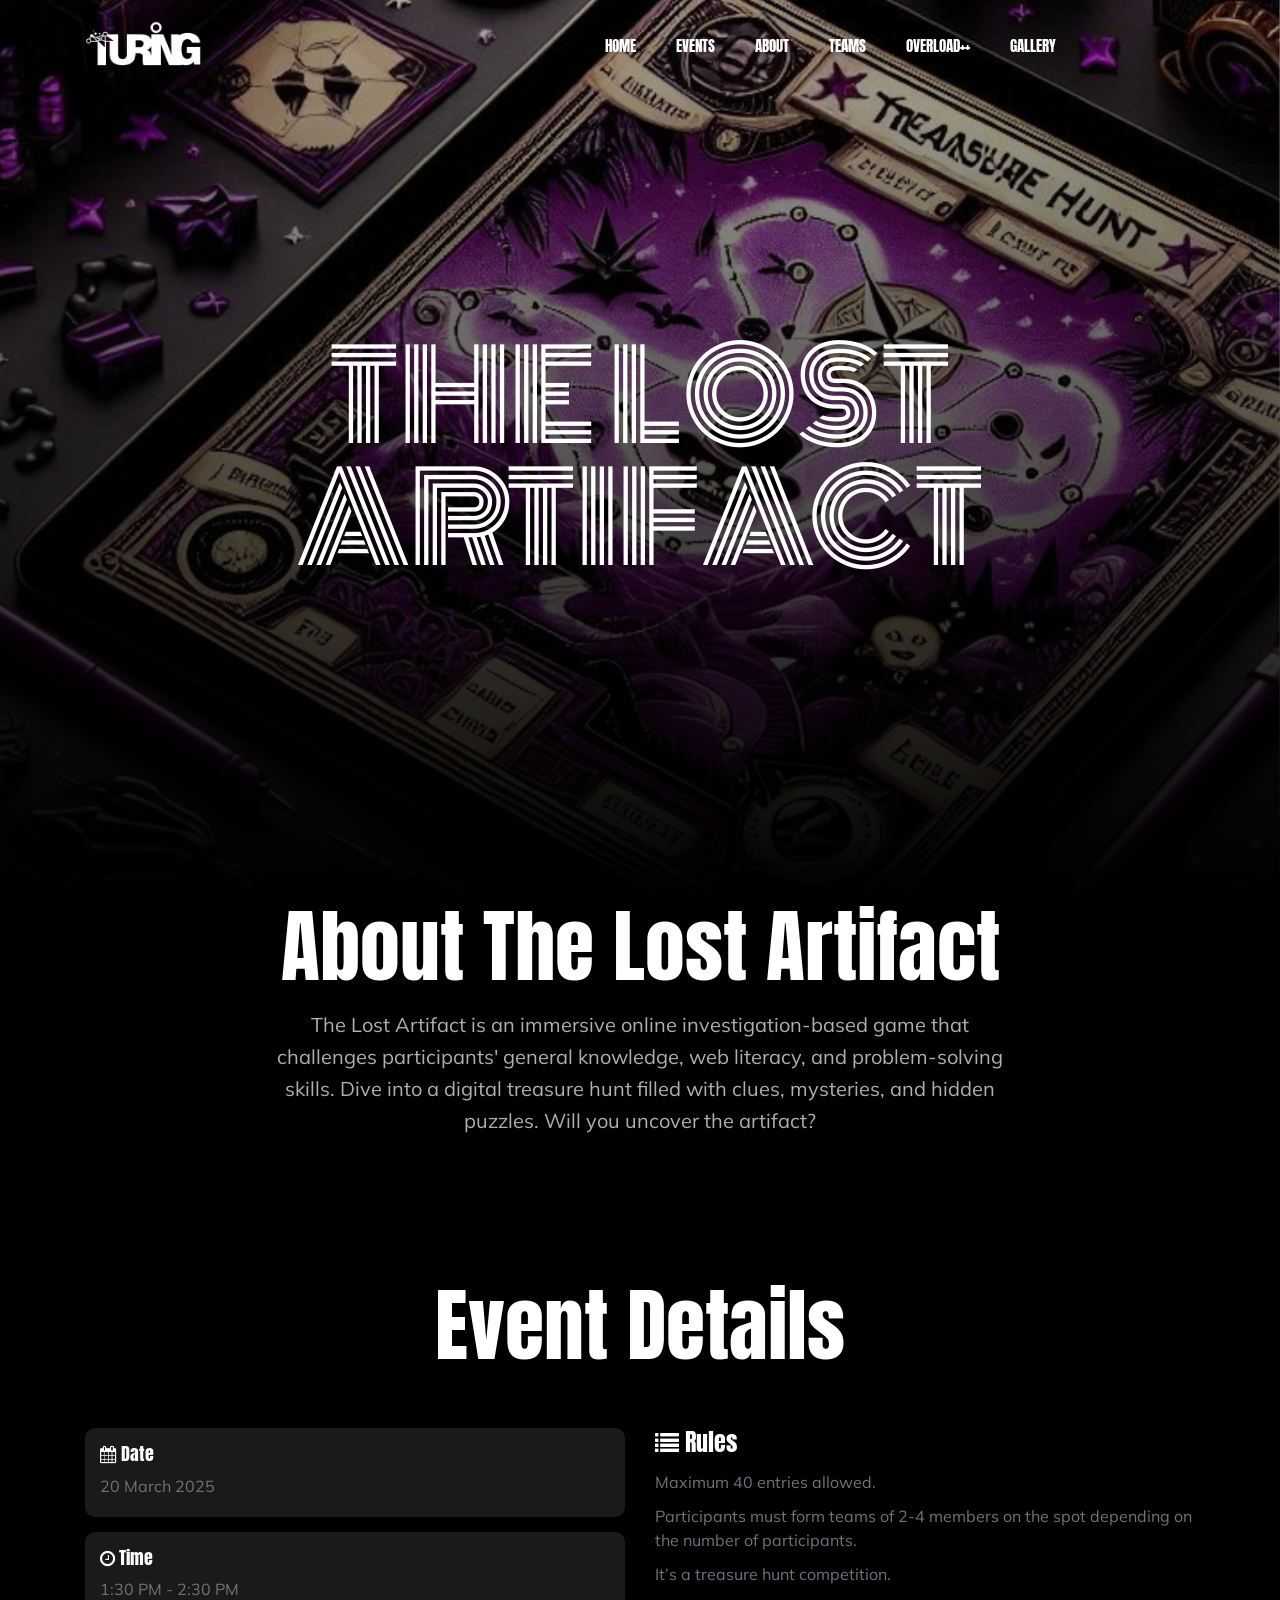
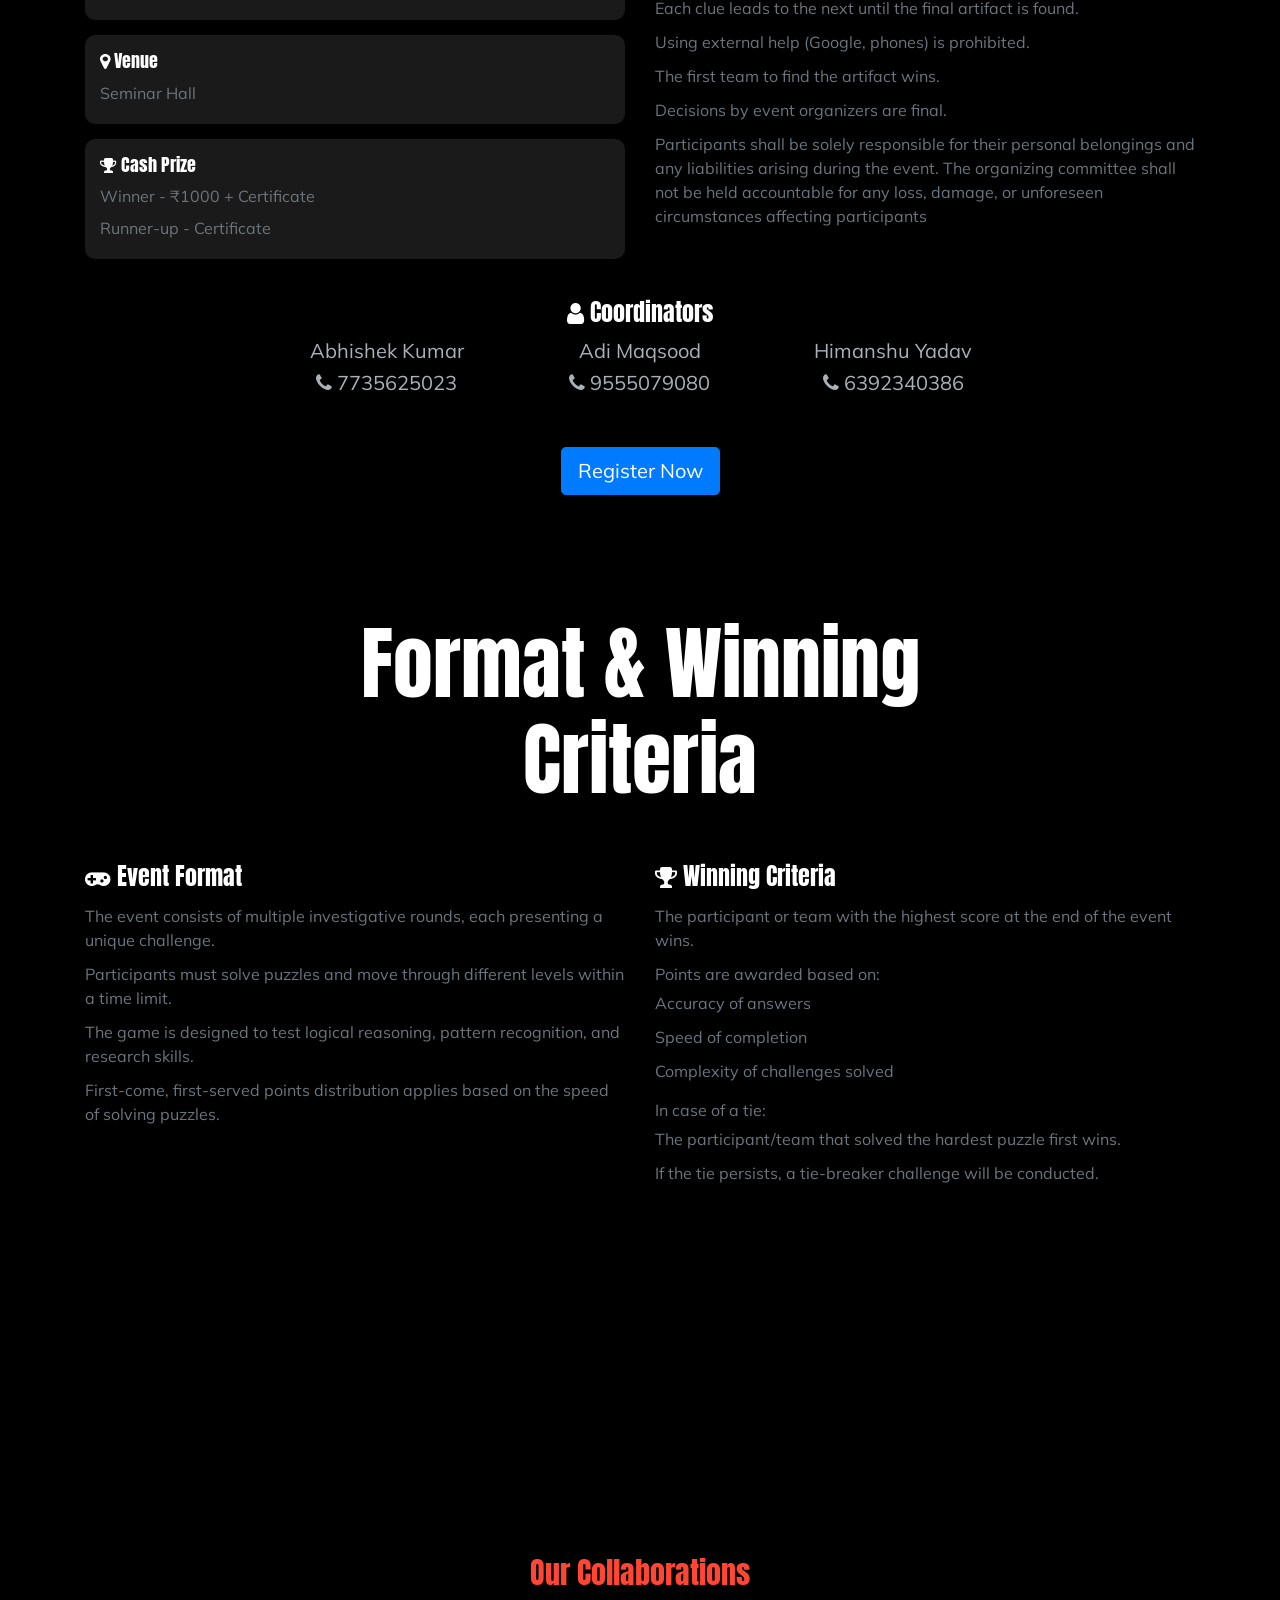
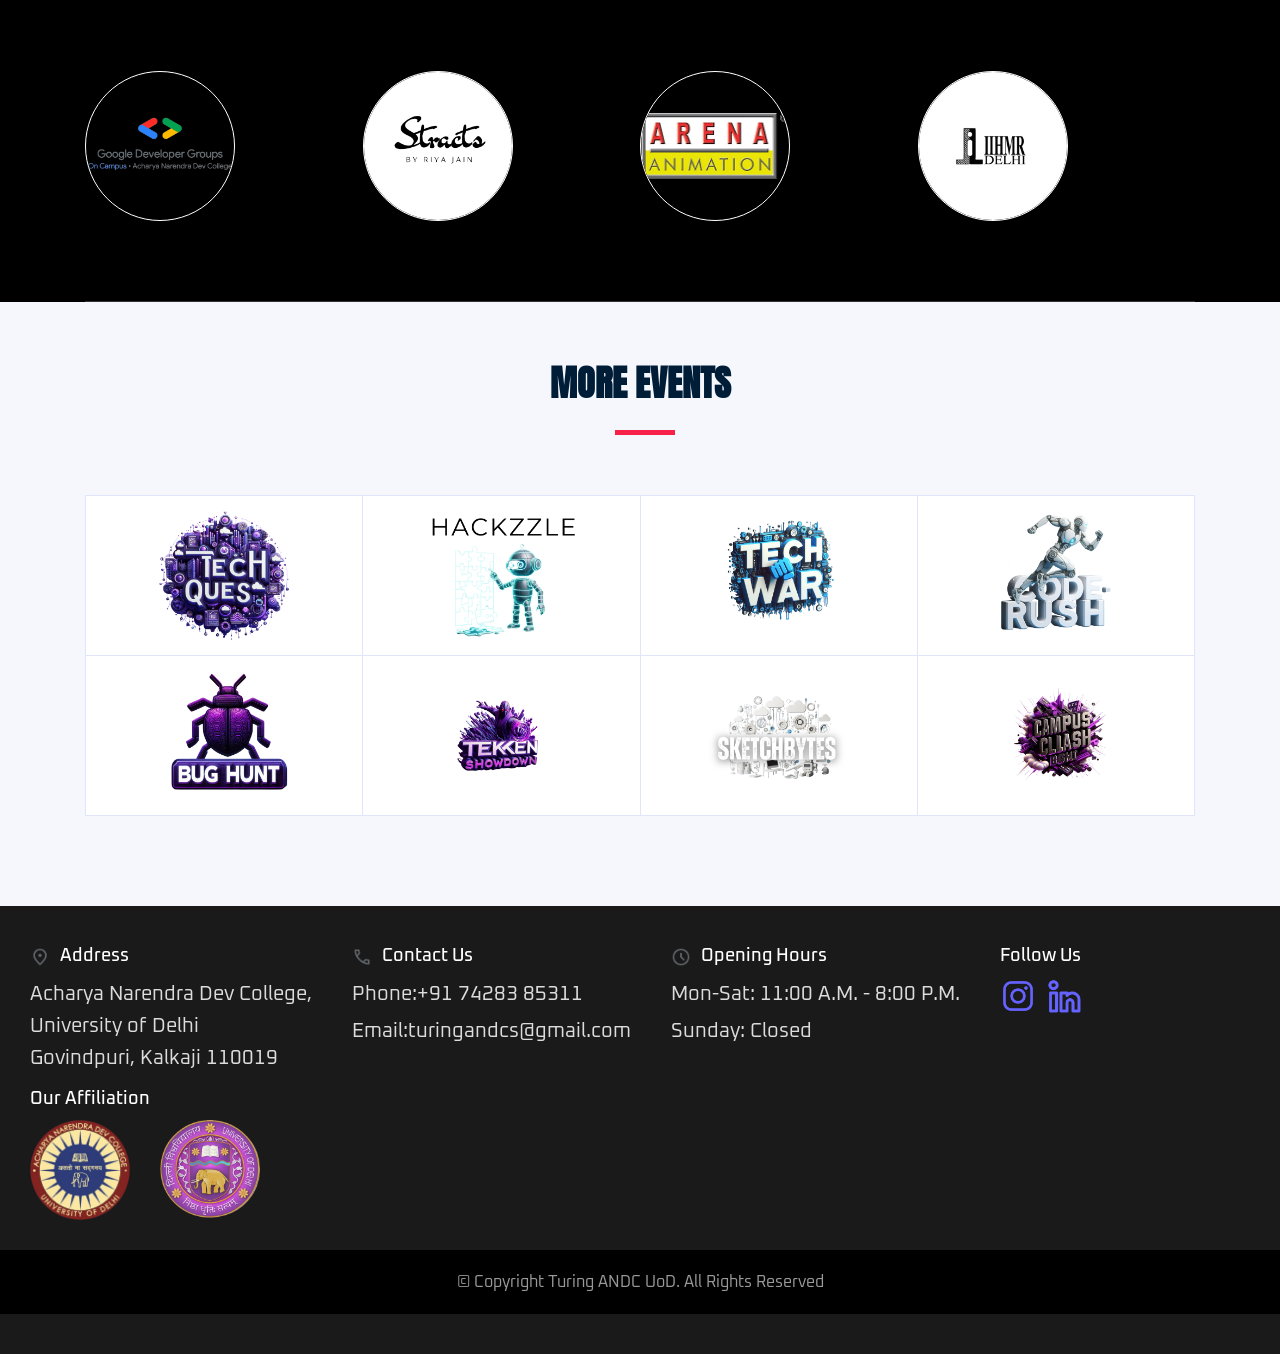
<file: The lost Artifact.html>
<!doctype html>
<html class="no-js" lang="zxx">

<head>
    <meta charset="utf-8">
    <meta http-equiv="x-ua-compatible" content="ie=edge">
    <title>The Lost Artifact | Overload++ 2025</title>
    <meta name="description" content="">
    <meta name="viewport" content="width=device-width, initial-scale=1">

    <!-- <link rel="manifest" href="site.webmanifest"> -->
    <link rel="apple-touch-icon" sizes="180x180" href="img/favicon_io/apple-touch-icon.png" />
    <link rel="icon" type="image/png" sizes="32x32" href="img/favicon_io/favicon-32x32.png" />
    <link rel="icon" type="image/png" sizes="16x16" href="img/favicon_io/favicon-16x16.png" />
    <link rel="icon" type="image/png" sizes="16x16" href="img/favicon_io/favicon.ico" />
    <link rel="manifest" href="img/favicon_io/site.webmanifest" />
    <!-- Place favicon.ico in the root directory -->

    <!-- CSS here -->
    <link rel="stylesheet" href="css/bootstrap.min.css">
    <link rel="stylesheet" href="css/owl.carousel.min.css">
    <link rel="stylesheet" href="css/magnific-popup.css">
    <link rel="stylesheet" href="css/font-awesome.min.css">
    <link rel="stylesheet" href="css/themify-icons.css">
    <link rel="stylesheet" href="css/gijgo.css">
    <link rel="stylesheet" href="css/nice-select.css">
    <link rel="stylesheet" href="css/animate.css">
    <link rel="stylesheet" href="css/flaticon.css">
    <link rel="stylesheet" href="css/slicknav.css">
    <link rel="stylesheet" href="css/footer.css">


    <style>
        .event-details-area {
            padding: 60px 0;
        }

        .single_event_detail {
            background: rgba(255, 255, 255, 0.1);
            padding: 15px;
            border-radius: 10px;
            margin-bottom: 15px;
        }

        .single_event_detail h4 {
            font-size: 18px;
            margin-bottom: 5px;
        }

        .single_event_detail p {
            margin: 0;
            font-size: 16px;
        }

        ul {
            list-style-type: none;
            padding-left: 0;
        }

        ul li {
            padding: 5px 0;
        }
    </style>

    <link rel="stylesheet" href="css/style.css">
    <!-- <link rel="stylesheet" href="css/responsive.css"> -->
</head>

<!-- Google tag (gtag.js) -->
<script async src="https://www.googletagmanager.com/gtag/js?id=G-7VES1HDSSF"></script>
<script>
  window.dataLayer = window.dataLayer || [];
  function gtag(){dataLayer.push(arguments);}
  gtag('js', new Date());

  gtag('config', 'G-7VES1HDSSF');
</script>

<body>
    <!--[if lte IE 9]>
            <p class="browserupgrade">You are using an <strong>outdated</strong> browser. Please <a href="https://browsehappy.com/">upgrade your browser</a> to improve your experience and security.</p>
        <![endif]-->

          <!-- Full-Screen Loader -->
  <div class="loader-overlay">
    <div class="loader"></div>
</div>

    <!-- header-start -->
    <header>
        <div class="header-area ">
            <div id="sticky-header" class="main-header-area">
                <div class="container">
                    <div class="header_bottom_border">
                        <div class="row align-items-center">
                            <div class="col-xl-4 col-lg-4">
                                <div class="logo">
                                    <a href="index.html">
                                        <img src="img/Turing logo.png" alt="" style="width: 117px;">
                                    </a>
                                </div>
                            </div>
                            <div class="col-xl-8 col-lg-8">
                                <div class="main-menu  d-none d-lg-block">
                                    <nav>
                                        <ul id="navigation">
                                            <li><a href="index.html">home</a></li>
                                            <li><a href="Events.html">Events</a></li>
                                            <li><a href="about.html">About</a></li>
                                            <li><a href="teams.html">Teams</a></li>
                                            <li><a href="overloadpp.html">Overload++</a></li>
                                            <li><a href="Gallerycard.html">Gallery</a></li>
                                        </ul>
                                    </nav>
                                </div>
                            </div>
                            <div class="col-12">
                                <div class="mobile_menu d-block d-lg-none"></div>
                            </div>
                        </div>
                    </div>

                </div>
            </div>
        </div>
    </header>
    <!-- header-end -->

    <!-- slider_area_start -->
    <div class="slider_area">
        <div class="single_slider  d-flex align-items-center slider_bg_thelostartifact overlay">
            <div class="container">
                <div class="row align-items-center justify-content-center">
                    <div class="col-xl-12">
                        <div class="slider_text text-center">
                            <h3 class="wow fadeInLeft" data-wow-duration="1s" data-wow-delay=".4s">The Lost Artifact
                            </h3>
                        </div>
                    </div>
                </div>
            </div>
        </div>
    </div>
    <!-- slider_area_end -->

    <!-- about_area_start  -->
    <div class="about_area black_bg">
        <div class="container">
            <div class="row justify-content-center">
                <div class="col-lg-8">
                    <div class="section_title text-center mb-80">
                        <h3 class="wow fadeInRight" data-wow-duration="1s" data-wow-delay=".3s">About The Lost Artifact
                        </h3>
                        <p class="wow fadeInRight" data-wow-duration="1s" data-wow-delay=".4s">The Lost Artifact is an
                            immersive online investigation-based game that challenges participants' general knowledge,
                            web literacy, and problem-solving skills. Dive into a digital treasure hunt filled with
                            clues, mysteries, and hidden puzzles. Will you uncover the artifact?</p>
                    </div>
                </div>
            </div>
            <!-- The Lost Artifact -->
            <div class="container event-details-area black_bg">
                <div class="row justify-content-center">
                    <div class="col-lg-8">
                        <div class="section_title text-center mb-5">
                            <h3 class="text-white">Event Details</h3>
                        </div>
                    </div>
                </div>

                <div class="row justify-content-center">
                    <div class="col-md-6">
                        <div class="single_event_detail">
                            <h4 class="text-white"><i class="fa fa-calendar"></i> Date</h4>
                            <p class="text-muted">20 March 2025</p>
                        </div>
                        <div class="single_event_detail">
                            <h4 class="text-white"><i class="fa fa-clock-o"></i> Time</h4>
                            <p class="text-muted">1:30 PM - 2:30 PM</p>
                        </div>
                        <div class="single_event_detail">
                            <h4 class="text-white"><i class="fa fa-map-marker"></i> Venue</h4>
                            <p class="text-muted">Seminar Hall</p>
                        </div>
                        <div class="single_event_detail">
                            <h4 class="text-white"><i class="fa fa-trophy"></i> Cash Prize</h4>
                            <p class="text-muted">Winner - ₹1000 + Certificate<br>Runner-up - Certificate</p>
                        </div>
                    </div>

                    <div class="col-md-6">
                        <h4 class="text-white"><i class="fa fa-list"></i> Rules</h4>
                        <ul class="text-muted">
                            <li>Maximum 40 entries allowed.</li>
                            <li>Participants must form teams of 2-4 members on the spot depending on the number of
                                participants.</li>
                            <li>It’s a treasure hunt competition.</li>
                            <li>Each clue leads to the next until the final artifact is found.</li>
                            <li>Using external help (Google, phones) is prohibited.</li>
                            <li>The first team to find the artifact wins.</li>
                            <li>Decisions by event organizers are final.</li>
                            <li>Participants shall be solely responsible for their personal belongings and any
                                liabilities arising during the event. The organizing committee shall not be held
                                accountable for any loss, damage, or unforeseen circumstances affecting participants
                            </li>
                        </ul>
                    </div>
                </div>

                <div class="row justify-content-center mt-4">
                    <div class="col-lg-8">
                        <h4 class="text-white text-center"><i class="fa fa-user"></i> Coordinators</h4>
                        <div class="row text-center text-muted">
                            <div class="col-md-4">
                                <p>Abhishek Kumar</p>
                                <p><i class="fa fa-phone"></i> 7735625023</p>
                            </div>
                            <div class="col-md-4">
                                <p>Adi Maqsood</p>
                                <p><i class="fa fa-phone"></i> 9555079080</p>
                            </div>
                            <div class="col-md-4">
                                <p>Himanshu Yadav</p>
                                <p><i class="fa fa-phone"></i> 6392340386</p>
                            </div>
                        </div>
                    </div>
                </div>

                <div class="row justify-content-center mt-5">
                    <div class="col-lg-6 text-center">
                        <a href="https://linktr.ee/Turing_Society?utm_source=linktree_profile_share&ltsid=f14a1b6a-6d64-4dab-b6c0-368ab4116e5e"
                            class="btn btn-primary btn-lg">Register Now</a>
                    </div>
                </div>
            </div>

            <div class="container event-details-area black_bg text-white">
                <div class="row justify-content-center">
                    <div class="col-lg-8">
                        <div class="section_title text-center mb-5">
                            <h3 class="text-white">Format & Winning Criteria</h3>
                        </div>
                    </div>
                </div>

                <div class="row">
                    <div class="col-md-6">
                        <h4 class="text-white"><i class="fa fa-gamepad"></i> Event Format</h4>
                        <ul class="text-muted">
                            <li>The event consists of multiple investigative rounds, each presenting a unique challenge.
                            </li>
                            <li>Participants must solve puzzles and move through different levels within a time limit.
                            </li>
                            <li>The game is designed to test logical reasoning, pattern recognition, and research
                                skills.</li>
                            <li>First-come, first-served points distribution applies based on the speed of solving
                                puzzles.</li>
                        </ul>
                    </div>

                    <div class="col-md-6">
                        <h4 class="text-white"><i class="fa fa-trophy"></i> Winning Criteria</h4>
                        <ul class="text-muted">
                            <li>The participant or team with the highest score at the end of the event wins.</li>
                            <li>Points are awarded based on:
                                <ul>
                                    <li>Accuracy of answers</li>
                                    <li>Speed of completion</li>
                                    <li>Complexity of challenges solved</li>
                                </ul>
                            </li>
                            <li>In case of a tie:
                                <ul>
                                    <li>The participant/team that solved the hardest puzzle first wins.</li>
                                    <li>If the tie persists, a tie-breaker challenge will be conducted.</li>
                                </ul>
                            </li>
                        </ul>
                    </div>
                </div>
            </div>

        </div>
    </div>
    <!-- about_area_end  -->











    <!-- brand_area_start  -->
    <div class="brand_area black_bg">
        <div class="container">
            <div class="row">
                <div class="col-lg-12">
                    <div class="section_title text-center mb-80">
                        <h4 class="wow fadeInRight" data-wow-duration="1s" data-wow-delay=".3s">Our Collaborations</h4>
                    </div>
                </div>
            </div>
            <div class="row">
                <div class="col-lg-12">
                    <div class="brand_wrap">
                        <div class="brand_active owl-carousel">
                            <div class="single_brand text-center">
                                <a href="https://gdg-andc.vercel.app/"><img src="img/brand/1.png" alt=""></a>
                            </div>
                            <div class="single_brand text-center">
                                <a href="https://stractsbyriya.com/"><img src="img/brand/2.png" alt=""></a>
                            </div>
                            <div class="single_brand text-center">
                                <a href="https://arenakalkaji.com/"><img src="img/brand/3.png" alt=""></a>
                            </div>
                            <div class="single_brand text-center">
                                <a href="https://www.iihmrdelhi.edu.in/"><img src="img/brand/4.png" alt=""></a>
                            </div>
                            <div class="single_brand text-center">
                                <a href="https://www.instagram.com/du_campus_diary/"><img src="img/brand/5.jpg"
                                        alt=""></a>
                            </div>
                            <div class="single_brand text-center">
                                <a href="https://www.theeducationtree.com/"><img src="img/brand/6.jpg" alt=""></a>
                            </div>
                            <div class="single_brand text-center">
                                <a href="https://www.instagram.com/du.fest/"><img src="img/brand/7.jpg" alt=""></a>
                            </div>
                            <div class="single_brand text-center">
                                <a href="https://www.instagram.com/du_fest_/"><img src="img/brand/8.jpg" alt=""></a>
                            </div>
                            <div class="single_brand text-center">
                                <a href="https://www.instagram.com/duconnection/"><img src="img/brand/9.jpg" alt=""></a>
                            </div>

                            <div class="single_brand text-center">
                                <a href="https://www.instagram.com/andcians.du/"><img src="img/brand/10.jpg" alt=""></a>
                            </div>
                            <div class="single_brand text-center">
                                <a href="https://interviewbuddy.net/"><img src="img/brand/11.png" alt=""></a>
                            </div>

                        </div>
                    </div>
                </div>
            </div>
        </div>
    </div>
    <!-- brand_area_end  -->

    <section id="sponsors" class="section-with-bg wow fadeInUp">

        <div class="container">
            <div class="section-header">
                <h2>More Events</h2>
            </div>

            <div class="row no-gutters sponsors-wrap clearfix">

                <div class="col-lg-3 col-md-4 col-xs-6">
                    <a href="Techquest.html">
                        <div class="sponsor-logo">
                            <img src="img/sponsors/1.png" class="img-fluid" alt="">
                        </div>
                    </a>
                </div>

                <div class="col-lg-3 col-md-4 col-xs-6">
                    <a href="Hackzzle.html">
                        <div class="sponsor-logo">
                            <img src="img/sponsors/2.png" class="img-fluid" alt="">
                        </div>
                    </a>
                </div>

                <div class="col-lg-3 col-md-4 col-xs-6">
                    <a href="TechWar.html">
                        <div class="sponsor-logo">
                            <img src="img/sponsors/3.png" class="img-fluid" alt="">
                        </div>
                    </a>
                </div>

                <div class="col-lg-3 col-md-4 col-xs-6">
                    <a href="Coderush.html">
                        <div class="sponsor-logo">
                            <img src="img/sponsors/4.png" class="img-fluid" alt="">
                        </div>
                    </a>
                </div>

                <div class="col-lg-3 col-md-4 col-xs-6">
                    <a href="BugHunt.html">
                        <div class="sponsor-logo">
                            <img src="img/sponsors/5.png" class="img-fluid" alt="">
                        </div>
                    </a>
                </div>

                <div class="col-lg-3 col-md-4 col-xs-6">
                    <a href="Tekken.html">
                        <div class="sponsor-logo">
                            <img src="img/sponsors/6.png" class="img-fluid" alt="">
                        </div>
                    </a>
                </div>

                <div class="col-lg-3 col-md-4 col-xs-6">
                    <a href="Sketchbytes.html">
                        <div class="sponsor-logo">
                            <img src="img/sponsors/8.png" class="img-fluid" alt="">
                        </div>
                    </a>
                </div>

                <div class="col-lg-3 col-md-4 col-xs-6">
                    <a href="BGMI.html">
                        <div class="sponsor-logo">
                            <img src="img/sponsors/9.png" class="img-fluid" alt="">
                        </div>
                    </a>
                </div>

            </div>

        </div>

    </section>

    <!-- footer_start  -->
    <footer class="footer">
        <div class="footer-container">
            <!-- Address -->
            <div class="footer-column">
                <h3>
                    <img src="img/Footer/location.png" class="icon" alt="Address" />
                    Address
                </h3>
                <p>
                    Acharya Narendra Dev College,<br />University of Delhi<br />Govindpuri,
                    Kalkaji 110019
                </p>
            </div>

            <!-- Contact Us -->
            <div class="footer-column">
                <h3>
                    <img src="img/Footer/Call.png" class="icon" alt="Address" />Contact
                    Us
                </h3>
                <p>Phone:<a href="tel:+91 74283 85311">+91 74283 85311</a></p>
                <p>Email:<a href="mailto:turingandcs@gmail.com.com">turingandcs@gmail.com</a></p>
            </div>

            <!-- Opening Hours -->
            <div class="footer-column">
                <h3>
                    <img src="img/Footer/clock.png" class="icon" alt="Address" />Opening
                    Hours
                </h3>
                <p>Mon-Sat: 11:00 A.M. - 8:00 P.M.</p>
                <p>Sunday: Closed</p>
            </div>

            <!-- Follow Us -->
            <div class="footer-column">
                <h3>Follow Us</h3>
                <div class="social-icons-footer">
                    <a href="https://www.instagram.com/turing.andc?igsh=Z2dqNzlydWR1MjR2"><img
                            src="img/Footer/Instagram.png" class="fa fa-instagram" alt="Address" />
                    </a>
                    <a href="#"><img src="img/Footer/Linkedin.png" class="fa fa-linkedin" alt="Address" /></a>
                </div>
            </div>

            <!-- College and University Logos Section -->
            <div class="footer-column">
                <h3>Our Affiliation</h3>
                <div class="logo-container">
                    <a href="https://www.andcollege.du.ac.in/#"><img src="img/Footer/ANDC.png"
                            alt="Acharya Narendra Dev College Logo" class="footer-logo" /></a>
                    <a href="https://www.du.ac.in/"><img src="img/Footer/DU.png" alt="University of Delhi Logo"
                            class="footer-logo" /></a>
                </div>
            </div>
        </div>

        <!-- Bottom Footer -->
        <div class="footer-bottom">
            &copy; Copyright Turing ANDC UoD. All Rights Reserved
        </div>
    </footer>
    <!-- footer_end  -->

    <!-- JS here -->
    <script src="js/vendor/modernizr-3.5.0.min.js"></script>
    <script src="js/vendor/jquery-1.12.4.min.js"></script>
    <script src="js/popper.min.js"></script>
    <script src="js/bootstrap.min.js"></script>
    <script src="js/owl.carousel.min.js"></script>
    <script src="js/isotope.pkgd.min.js"></script>
    <script src="js/ajax-form.js"></script>
    <script src="js/waypoints.min.js"></script>
    <script src="js/jquery.counterup.min.js"></script>
    <script src="js/imagesloaded.pkgd.min.js"></script>
    <script src="js/scrollIt.js"></script>
    <script src="js/jquery.scrollUp.min.js"></script>
    <script src="js/wow.min.js"></script>
    <script src="js/gijgo.min.js"></script>
    <script src="js/nice-select.min.js"></script>
    <script src="js/jquery.slicknav.min.js"></script>
    <script src="js/jquery.magnific-popup.min.js"></script>
    <script src="js/tilt.jquery.js"></script>
    <script src="js/plugins.js"></script>



    <!--contact js-->
    <script src="js/contact.js"></script>
    <script src="js/jquery.ajaxchimp.min.js"></script>
    <script src="js/jquery.form.js"></script>
    <script src="js/jquery.validate.min.js"></script>
    <script src="js/mail-script.js"></script>


    <script src="js/main.js"></script>
</body>

</html>
</file>
<file: css/style.css>
@import url("https://fonts.googleapis.com/css?family=Anton|Monoton|Muli:400,400i,500,500i,600&display=swap");
@import url("https://fonts.googleapis.com/css?family=Anton|Monoton|Muli:400,400i,500,500i,600&display=swap");
/* line 1, ../../Arafath/CL/December/236. Event-02/HTML/scss/_extend.scss */
.flex-center-start {
  display: -webkit-box;
  display: -ms-flexbox;
  display: flex;
  -webkit-box-align: center;
  -ms-flex-align: center;
  align-items: center;
  -webkit-box-pack: start;
  -ms-flex-pack: start;
  justify-content: start;
}

/* Normal desktop :1200px. */
/* Normal desktop :992px. */
/* Tablet desktop :768px. */
/* small mobile :320px. */
/* Large Mobile :480px. */
/* 1. Theme default css */
/* Normal desktop :1200px. */
/* Normal desktop :992px. */
/* Tablet desktop :768px. */
/* small mobile :320px. */
/* Large Mobile :480px. */
/* line 6, ../../Arafath/CL/December/236. Event-02/HTML/scss/theme-default.scss */
body {
  font-family: "Muli", sans-serif;
  font-weight: normal;
  font-style: normal;
}


/* Fullscreen Overlay */
.loader-overlay {
  position: fixed;
  top: 0;
  left: 0;
  width: 100%;
  height: 100%;
  background-color: white; /* Change if needed */
  display: flex;
  align-items: center;
  justify-content: center;
  z-index: 9999; /* Ensure it's above everything */
}

/* Loader Animation */
.loader {
  width: 100px;
  height: 60px;
  display: flex;
  animation: l12-0 2s infinite linear;
}

.loader::before,
.loader::after {
  content: "";
  flex: 4;
  background: 
    radial-gradient(at 50% 20%, #0000, #000a) bottom left/20px 20px repeat-x,
    linear-gradient(red 0 0) bottom/100% 20px no-repeat #ddd;
  -webkit-mask:
    repeating-linear-gradient(90deg, #000 0 4px, #0000 0 20px) 8px 0,
    radial-gradient(farthest-side, #000 90%, #0000) left bottom/20px 20px repeat-x;
}

.loader::after {
  flex: 1;
  transform-origin: top;
  animation: l12-1 1s cubic-bezier(0, 20, 1, 20) infinite;
}

@keyframes l12-0 { 
  0%, 49.9% { transform: scaleX(1); }
  50%, 100% { transform: scaleX(-1); }
}

@keyframes l12-1 { 
  100% { transform: rotate(-2deg); }
}



.section-header {
  margin-bottom: 60px;
  position: relative;
  padding-bottom: 20px;
}

.section-header::before {
  content: '';
  position: absolute;
  display: block;
  width: 60px;
  height: 5px;
  background: #f82249;
  bottom: 0;
  left: calc(50% - 25px);
}

.section-header h2 {
  font-size: 36px;
  text-transform: uppercase;
  text-align: center;
  font-weight: 700;
  margin-bottom: 10px;
}

.section-header p {
  text-align: center;
  padding: 0;
  margin: 0;
  font-size: 18px;
  font-weight: 500;
  color: #9195a2;
}

.section-with-bg {
  background-color: #f6f7fd;
}

/* line 25, ../../Arafath/CL/December/236. Event-02/HTML/scss/theme-default.scss */
.img {
  max-width: 100%;
  -webkit-transition: 0.3s;
  -moz-transition: 0.3s;
  -o-transition: 0.3s;
  transition: 0.3s;
}

/* line 29, ../../Arafath/CL/December/236. Event-02/HTML/scss/theme-default.scss */
a,
.button {
  -webkit-transition: 0.3s;
  -moz-transition: 0.3s;
  -o-transition: 0.3s;
  transition: 0.3s;
}

/* line 33, ../../Arafath/CL/December/236. Event-02/HTML/scss/theme-default.scss */
a:focus,
.button:focus, button:focus {
  text-decoration: none;
  outline: none;
}

/* line 38, ../../Arafath/CL/December/236. Event-02/HTML/scss/theme-default.scss */
a:focus {
  text-decoration: none;
}

/* line 41, ../../Arafath/CL/December/236. Event-02/HTML/scss/theme-default.scss */
a:focus,
a:hover,
.portfolio-cat a:hover,
.footer -menu li a:hover {
  text-decoration: none;
}

/* line 47, ../../Arafath/CL/December/236. Event-02/HTML/scss/theme-default.scss */
a,
button {
  color: #1F1F1F;
  outline: medium none;
}

/* line 52, ../../Arafath/CL/December/236. Event-02/HTML/scss/theme-default.scss */
h1, h2, h3, h4, h5 {
  font-family: "Anton", sans-serif;
  color: #001D38;
}

/* line 56, ../../Arafath/CL/December/236. Event-02/HTML/scss/theme-default.scss */
h1 a,
h2 a,
h3 a,
h4 a,
h5 a,
h6 a {
  color: inherit;
}

/* line 64, ../../Arafath/CL/December/236. Event-02/HTML/scss/theme-default.scss */
a {
  font-family: "Muli", sans-serif;
}

/* line 67, ../../Arafath/CL/December/236. Event-02/HTML/scss/theme-default.scss */
input::placeholder {
  font-family: "Muli", sans-serif;
}

/* line 70, ../../Arafath/CL/December/236. Event-02/HTML/scss/theme-default.scss */
textarea::placeholder {
  font-family: "Muli", sans-serif;
}

/* line 73, ../../Arafath/CL/December/236. Event-02/HTML/scss/theme-default.scss */
ul {
  margin: 0px;
  padding: 0px;
}

/* line 77, ../../Arafath/CL/December/236. Event-02/HTML/scss/theme-default.scss */
li {
  list-style: none;
}

/* line 80, ../../Arafath/CL/December/236. Event-02/HTML/scss/theme-default.scss */
p {
  font-size: 20px;
  color: #AAB1B7;
  line-height: 32px;
  margin-bottom: 0;
  font-weight: 400;
  margin-bottom: 0px;
  font-family: "Muli", sans-serif;
}

/* line 90, ../../Arafath/CL/December/236. Event-02/HTML/scss/theme-default.scss */
label {
  color: #7e7e7e;
  cursor: pointer;
  font-size: 14px;
  font-weight: 400;
}

/* line 96, ../../Arafath/CL/December/236. Event-02/HTML/scss/theme-default.scss */
*::-moz-selection {
  background: #444;
  color: #fff;
  text-shadow: none;
}

/* line 101, ../../Arafath/CL/December/236. Event-02/HTML/scss/theme-default.scss */
::-moz-selection {
  background: #444;
  color: #fff;
  text-shadow: none;
}

/* line 106, ../../Arafath/CL/December/236. Event-02/HTML/scss/theme-default.scss */
::selection {
  background: #444;
  color: #fff;
  text-shadow: none;
}

/* line 111, ../../Arafath/CL/December/236. Event-02/HTML/scss/theme-default.scss */
*::-webkit-input-placeholder {
  color: #cccccc;
  font-size: 14px;
  opacity: 1;
}

/* line 116, ../../Arafath/CL/December/236. Event-02/HTML/scss/theme-default.scss */
*:-ms-input-placeholder {
  color: #cccccc;
  font-size: 14px;
  opacity: 1;
}

/* line 121, ../../Arafath/CL/December/236. Event-02/HTML/scss/theme-default.scss */
*::-ms-input-placeholder {
  color: #cccccc;
  font-size: 14px;
  opacity: 1;
}

/* line 126, ../../Arafath/CL/December/236. Event-02/HTML/scss/theme-default.scss */
*::placeholder {
  color: #cccccc;
  font-size: 14px;
  opacity: 1;
}

/* line 132, ../../Arafath/CL/December/236. Event-02/HTML/scss/theme-default.scss */
h3 {
  font-size: 24px;
}

/* line 136, ../../Arafath/CL/December/236. Event-02/HTML/scss/theme-default.scss */
.black_bg {
  background: #000000;
}

/* line 139, ../../Arafath/CL/December/236. Event-02/HTML/scss/theme-default.scss */
.mb-65 {
  margin-bottom: 67px;
}

/* line 144, ../../Arafath/CL/December/236. Event-02/HTML/scss/theme-default.scss */
.white-bg {
  background: #ffffff;
}

/* line 147, ../../Arafath/CL/December/236. Event-02/HTML/scss/theme-default.scss */
.gray-bg {
  background: #f5f5f5;
}

/* line 152, ../../Arafath/CL/December/236. Event-02/HTML/scss/theme-default.scss */
.overlay {
  position: relative;
  z-index: 0;
}

/* line 156, ../../Arafath/CL/December/236. Event-02/HTML/scss/theme-default.scss */
.overlay::before {
  position: absolute;
  content: "";
  /* Permalink - use to edit and share this gradient: https://colorzilla.com/gradient-editor/#000000+0,000000+100&0.3+0,1+100 */
  background: -moz-linear-gradient(top, rgba(0, 0, 0, 0.3) 0%, black 100%);
  /* FF3.6-15 */
  background: -webkit-linear-gradient(top, rgba(0, 0, 0, 0.3) 0%, black 100%);
  /* Chrome10-25,Safari5.1-6 */
  background: linear-gradient(to bottom, rgba(0, 0, 0, 0.3) 0%, black 100%);
  /* W3C, IE10+, FF16+, Chrome26+, Opera12+, Safari7+ */
  filter: progid:DXImageTransform.Microsoft.gradient( startColorstr='#4d000000', endColorstr='#000000',GradientType=0 );
  /* IE6-9 */
  top: 0;
  left: 0;
  width: 100%;
  height: 100%;
  z-index: -1;
}

/* line 171, ../../Arafath/CL/December/236. Event-02/HTML/scss/theme-default.scss */
.overlay2 {
  position: relative;
  z-index: 0;
}

/* line 175, ../../Arafath/CL/December/236. Event-02/HTML/scss/theme-default.scss */
.overlay2::before {
  position: absolute;
  content: "";
  /* Permalink - use to edit and share this gradient: https://colorzilla.com/gradient-editor/#000000+0,000000+100&1+0,0.8+100 */
  background: -moz-linear-gradient(top, black 0%, rgba(0, 0, 0, 0.8) 100%);
  /* FF3.6-15 */
  background: -webkit-linear-gradient(top, black 0%, rgba(0, 0, 0, 0.8) 100%);
  /* Chrome10-25,Safari5.1-6 */
  background: linear-gradient(to bottom, black 0%, rgba(0, 0, 0, 0.8) 100%);
  /* W3C, IE10+, FF16+, Chrome26+, Opera12+, Safari7+ */
  filter: progid:DXImageTransform.Microsoft.gradient( startColorstr='#000000', endColorstr='#cc000000',GradientType=0 );
  /* IE6-9 */
  top: 0;
  left: 0;
  width: 100%;
  height: 100%;
  z-index: -1;
}

/* line 190, ../../Arafath/CL/December/236. Event-02/HTML/scss/theme-default.scss */
.overlay_03 {
  position: relative;
  z-index: 0;
}

/* line 194, ../../Arafath/CL/December/236. Event-02/HTML/scss/theme-default.scss */
.overlay_03::before {
  position: absolute;
  width: 100%;
  height: 100%;
  left: 0;
  top: 0;
  background: #001D38;
  opacity: .6;
  content: '';
  z-index: -1;
}

/* line 207, ../../Arafath/CL/December/236. Event-02/HTML/scss/theme-default.scss */
.bradcam_overlay {
  position: relative;
  z-index: 0;
}

/* line 211, ../../Arafath/CL/December/236. Event-02/HTML/scss/theme-default.scss */
.bradcam_overlay::before {
  position: absolute;
  content: "";
  /* Permalink - use to edit and share this gradient: https://colorzilla.com/gradient-editor/#5db2ff+0,7db9e8+100&1+24,0+96 */
  background: -moz-linear-gradient(left, #5db2ff 0%, #65b4f9 24%, rgba(124, 185, 233, 0) 96%, rgba(125, 185, 232, 0) 100%);
  /* FF3.6-15 */
  background: -webkit-linear-gradient(left, #5db2ff 0%, #65b4f9 24%, rgba(124, 185, 233, 0) 96%, rgba(125, 185, 232, 0) 100%);
  /* Chrome10-25,Safari5.1-6 */
  background: linear-gradient(to right, #5db2ff 0%, #65b4f9 24%, rgba(124, 185, 233, 0) 96%, rgba(125, 185, 232, 0) 100%);
  /* W3C, IE10+, FF16+, Chrome26+, Opera12+, Safari7+ */
  filter: progid:DXImageTransform.Microsoft.gradient( startColorstr='#5db2ff', endColorstr='#007db9e8',GradientType=1 );
  /* IE6-9 */
  top: 0;
  left: 0;
  width: 100%;
  height: 100%;
  z-index: -1;
  opacity: 1;
}

/* line 227, ../../Arafath/CL/December/236. Event-02/HTML/scss/theme-default.scss */
.section-padding {
  padding-top: 120px;
  padding-bottom: 120px;
}

/* line 231, ../../Arafath/CL/December/236. Event-02/HTML/scss/theme-default.scss */
.pt-120 {
  padding-top: 120px;
}

/* button style */
/* line 237, ../../Arafath/CL/December/236. Event-02/HTML/scss/theme-default.scss */
.owl-carousel .owl-nav div {
  background: transparent;
  height: 50px;
  left: 0px;
  position: absolute;
  text-align: center;
  top: 50%;
  -webkit-transform: translateY(-50%);
  -ms-transform: translateY(-50%);
  transform: translateY(-50%);
  -webkit-transition: all 0.3s ease 0s;
  -o-transition: all 0.3s ease 0s;
  transition: all 0.3s ease 0s;
  width: 50px;
  color: #707070;
  background-color: transparent;
  -webkit-border-radius: 50%;
  -moz-border-radius: 50%;
  border-radius: 50%;
  left: 50px;
  font-size: 15px;
  line-height: 50px;
  border: 1px solid #4D6174;
  left: 150px;
  color: #fff;
}

/* line 265, ../../Arafath/CL/December/236. Event-02/HTML/scss/theme-default.scss */
.owl-carousel .owl-nav div.owl-next {
  left: auto;
  right: 150px;
}

/* line 270, ../../Arafath/CL/December/236. Event-02/HTML/scss/theme-default.scss */
.owl-carousel .owl-nav div.owl-next i {
  position: relative;
  right: 0;
}

/* line 277, ../../Arafath/CL/December/236. Event-02/HTML/scss/theme-default.scss */
.owl-carousel .owl-nav div.owl-prev i {
  position: relative;
  top: 0px;
}

/* line 287, ../../Arafath/CL/December/236. Event-02/HTML/scss/theme-default.scss */
.owl-carousel:hover .owl-nav div {
  opacity: 1;
  visibility: visible;
}

/* line 290, ../../Arafath/CL/December/236. Event-02/HTML/scss/theme-default.scss */
.owl-carousel:hover .owl-nav div:hover {
  color: #fff;
  background: #001D38;
  border: 1px solid transparent;
}

/* line 300, ../../Arafath/CL/December/236. Event-02/HTML/scss/theme-default.scss */
.mb-20px {
  margin-bottom: 20px;
}

/* line 304, ../../Arafath/CL/December/236. Event-02/HTML/scss/theme-default.scss */
.mb-55 {
  margin-bottom: 55px;
}

/* line 307, ../../Arafath/CL/December/236. Event-02/HTML/scss/theme-default.scss */
.mb-75 {
  margin-bottom: 75px;
}

@media (max-width: 767px) {
  /* line 307, ../../Arafath/CL/December/236. Event-02/HTML/scss/theme-default.scss */
  .mb-75 {
    margin-bottom: 30px;
  }
}

@media (min-width: 768px) and (max-width: 991px) {
  /* line 307, ../../Arafath/CL/December/236. Event-02/HTML/scss/theme-default.scss */
  .mb-75 {
    margin-bottom: 30px;
  }
}

/* line 316, ../../Arafath/CL/December/236. Event-02/HTML/scss/theme-default.scss */
.mb-40 {
  margin-bottom: 40px;
}

/* line 319, ../../Arafath/CL/December/236. Event-02/HTML/scss/theme-default.scss */
.mb-20 {
  margin-bottom: 20px;
}

/* line 324, ../../Arafath/CL/December/236. Event-02/HTML/scss/theme-default.scss */
.mb-60 {
  margin-bottom: 50px !important;
}

/* line 327, ../../Arafath/CL/December/236. Event-02/HTML/scss/theme-default.scss */
.mb-80 {
  margin-bottom: 80px;
}

/* line 330, ../../Arafath/CL/December/236. Event-02/HTML/scss/theme-default.scss */
.pl-68 {
  padding-left: 68px;
}

@media (max-width: 767px) {
  /* line 330, ../../Arafath/CL/December/236. Event-02/HTML/scss/theme-default.scss */
  .pl-68 {
    padding-left: 0;
  }
}

@media (min-width: 768px) and (max-width: 991px) {
  /* line 330, ../../Arafath/CL/December/236. Event-02/HTML/scss/theme-default.scss */
  .pl-68 {
    padding-left: 0;
  }
}

@media (min-width: 992px) and (max-width: 1200px) {
  /* line 330, ../../Arafath/CL/December/236. Event-02/HTML/scss/theme-default.scss */
  .pl-68 {
    padding-left: 10px;
  }
}

/* line 343, ../../Arafath/CL/December/236. Event-02/HTML/scss/theme-default.scss */
#scrollUp {
  position: fixed;
  right: 20px;
  bottom: 20px;
  background: #FF4533;
  z-index: 99;
  width: 40px;
  height: 40px;
  text-align: center;
  line-height: 40px;
  font-size: 20px;
  color: #fff;
  -webkit-transition: 0.3s;
  -moz-transition: 0.3s;
  -o-transition: 0.3s;
  transition: 0.3s;
  -webkit-border-radius: 50%;
  -moz-border-radius: 50%;
  border-radius: 50%;
}

/* line 357, ../../Arafath/CL/December/236. Event-02/HTML/scss/theme-default.scss */
#scrollUp:hover {
  bottom: 25px;
}

/* line 1, ../../Arafath/CL/December/236. Event-02/HTML/scss/_btn.scss */
.boxed-btn {
  background: #fff;
  color: #FF4533;
  display: inline-block;
  padding: 12px 44px;
  font-family: "Anton", sans-serif;
  font-size: 16px;
  font-weight: 400;
  border: 0;
  border: 1px solid #FF4533;
  text-align: center;
  color: #FF4533 !important;
  text-transform: capitalize;
  cursor: pointer;
}

/* line 15, ../../Arafath/CL/December/236. Event-02/HTML/scss/_btn.scss */
.boxed-btn:hover {
  background: #FF4533;
  color: #fff !important;
  border: 1px solid #FF4533;
}

/* line 20, ../../Arafath/CL/December/236. Event-02/HTML/scss/_btn.scss */
.boxed-btn:focus {
  outline: none;
}

/* line 23, ../../Arafath/CL/December/236. Event-02/HTML/scss/_btn.scss */
.boxed-btn.large-width {
  width: 220px;
}

/* line 27, ../../Arafath/CL/December/236. Event-02/HTML/scss/_btn.scss */
.boxed-btn3 {
  background: #FF4533;
  /* IE6-9 */
  color: #fff;
  display: inline-block;
  padding: 14px 35px;
  font-family: "Anton", sans-serif;
  font-size: 20px;
  font-weight: 500;
  border: 0;
  border: 1px solid transparent;
  -webkit-border-radius: 0px;
  -moz-border-radius: 0px;
  border-radius: 0px;
  text-align: center;
  color: #fff;
  text-transform: capitalize;
  -webkit-transition: 0.3s;
  -moz-transition: 0.3s;
  -o-transition: 0.3s;
  transition: 0.3s;
  cursor: pointer;
  letter-spacing: 2px;
}

/* line 46, ../../Arafath/CL/December/236. Event-02/HTML/scss/_btn.scss */
.boxed-btn3:hover {
  background: transparent;
  /* IE6-9 */
  color: #FF4533 !important;
  border: 1px solid #FF4533;
}

/* line 51, ../../Arafath/CL/December/236. Event-02/HTML/scss/_btn.scss */
.boxed-btn3:focus {
  outline: none;
}

/* line 54, ../../Arafath/CL/December/236. Event-02/HTML/scss/_btn.scss */
.boxed-btn3.large-width {
  width: 220px;
}

/* line 59, ../../Arafath/CL/December/236. Event-02/HTML/scss/_btn.scss */
.boxed-btn3-white {
  color: #fff;
  display: inline-block;
  padding: 13px 27px;
  font-family: "Anton", sans-serif;
  font-size: 16px;
  font-weight: 600;
  border: 0;
  border: 1px solid #fff;
  -webkit-border-radius: 5px;
  -moz-border-radius: 5px;
  border-radius: 5px;
  text-align: center;
  color: #fff !important;
  text-transform: uppercase;
  -webkit-transition: 0.5s;
  -moz-transition: 0.5s;
  -o-transition: 0.5s;
  transition: 0.5s;
  cursor: pointer;
  letter-spacing: 2px;
}

/* line 76, ../../Arafath/CL/December/236. Event-02/HTML/scss/_btn.scss */
.boxed-btn3-white:hover {
  background: #28AE61;
  color: #fff !important;
  border: 1px solid transparent;
}

/* line 81, ../../Arafath/CL/December/236. Event-02/HTML/scss/_btn.scss */
.boxed-btn3-white i {
  margin-right: 2px;
}

/* line 84, ../../Arafath/CL/December/236. Event-02/HTML/scss/_btn.scss */
.boxed-btn3-white:focus {
  outline: none;
}

/* line 87, ../../Arafath/CL/December/236. Event-02/HTML/scss/_btn.scss */
.boxed-btn3-white.large-width {
  width: 220px;
}

/* line 92, ../../Arafath/CL/December/236. Event-02/HTML/scss/_btn.scss */
.boxed-btn3-line {
  color: #fff !important;
  display: inline-block;
  padding: 14px 47px;
  font-family: "Anton", sans-serif;
  font-size: 16px;
  font-weight: 500;
  border: 0;
  border: 1px solid #001D38;
  -webkit-border-radius: 0px;
  -moz-border-radius: 0px;
  border-radius: 0px;
  text-align: center;
  text-transform: uppercase;
  -webkit-transition: 0.5s;
  -moz-transition: 0.5s;
  -o-transition: 0.5s;
  transition: 0.5s;
  background: #001D38;
  cursor: pointer;
  letter-spacing: 2px;
}

/* line 109, ../../Arafath/CL/December/236. Event-02/HTML/scss/_btn.scss */
.boxed-btn3-line:hover {
  color: #001D38 !important;
  border: 1px solid #001D38;
  /* Permalink - use to edit and share this gradient: https://colorzilla.com/gradient-editor/#001D38+0,fd8e5e+100 */
  background: #fff;
}

/* line 115, ../../Arafath/CL/December/236. Event-02/HTML/scss/_btn.scss */
.boxed-btn3-line:focus {
  outline: none;
}

/* line 118, ../../Arafath/CL/December/236. Event-02/HTML/scss/_btn.scss */
.boxed-btn3-line.large-width {
  width: 220px;
}

/* line 122, ../../Arafath/CL/December/236. Event-02/HTML/scss/_btn.scss */
.boxed-btn2 {
  background: transparent;
  color: #fff;
  display: inline-block;
  padding: 18px 24px;
  font-family: "Anton", sans-serif;
  font-size: 16px;
  font-weight: 600;
  border: 0;
  border: 1px solid #fff;
  letter-spacing: 2px;
  text-transform: uppercase;
}

/* line 134, ../../Arafath/CL/December/236. Event-02/HTML/scss/_btn.scss */
.boxed-btn2:hover {
  background: #fff;
  color: #131313 !important;
}

/* line 138, ../../Arafath/CL/December/236. Event-02/HTML/scss/_btn.scss */
.boxed-btn2:focus {
  outline: none;
}

/* line 142, ../../Arafath/CL/December/236. Event-02/HTML/scss/_btn.scss */
.line-button {
  color: #919191;
  font-size: 16px;
  font-weight: 600;
  display: inline-block;
  position: relative;
  padding-right: 5px;
  padding-bottom: 2px;
}

/* line 150, ../../Arafath/CL/December/236. Event-02/HTML/scss/_btn.scss */
.line-button::before {
  position: absolute;
  content: "";
  background: #919191;
  width: 100%;
  height: 1px;
  bottom: 0;
  left: 0;
}

/* line 159, ../../Arafath/CL/December/236. Event-02/HTML/scss/_btn.scss */
.line-button:hover {
  color: #009DFF;
}

/* line 162, ../../Arafath/CL/December/236. Event-02/HTML/scss/_btn.scss */
.line-button:hover::before {
  background: #009DFF;
}

/* line 166, ../../Arafath/CL/December/236. Event-02/HTML/scss/_btn.scss */
.book_now {
  display: inline-block;
  font-size: 16px;
  color: #009DFF;
  border: 1px solid #009DFF;
  text-transform: uppercase;
  padding: 10px 25px;
}

/* line 173, ../../Arafath/CL/December/236. Event-02/HTML/scss/_btn.scss */
.book_now:hover {
  background: #009DFF;
  color: #fff;
}

/* line 2, ../../Arafath/CL/December/236. Event-02/HTML/scss/_section_title.scss */
.section_title h3 {
  font-size: 80px;
  font-weight: 400;
  color: #fff;
  position: relative;
  z-index: 0;
  padding-bottom: 7px;
}

@media (max-width: 767px) {
  /* line 2, ../../Arafath/CL/December/236. Event-02/HTML/scss/_section_title.scss */
  .section_title h3 {
    font-size: 30px;
    line-height: 36px;
  }
}

@media (min-width: 768px) and (max-width: 991px) {
  /* line 2, ../../Arafath/CL/December/236. Event-02/HTML/scss/_section_title.scss */
  .section_title h3 {
    font-size: 36px;
    line-height: 42px;
  }
}

@media (min-width: 992px) and (max-width: 1200px) {
  /* line 2, ../../Arafath/CL/December/236. Event-02/HTML/scss/_section_title.scss */
  .section_title h3 {
    font-size: 35px;
    line-height: 42px;
  }
}

@media (max-width: 767px) {
  /* line 22, ../../Arafath/CL/December/236. Event-02/HTML/scss/_section_title.scss */
  .section_title h3 br {
    display: none;
  }
}

@media (min-width: 768px) and (max-width: 991px) {
  /* line 22, ../../Arafath/CL/December/236. Event-02/HTML/scss/_section_title.scss */
  .section_title h3 br {
    display: none;
  }
}

@media (min-width: 992px) and (max-width: 1200px) {
  /* line 22, ../../Arafath/CL/December/236. Event-02/HTML/scss/_section_title.scss */
  .section_title h3 br {
    display: none;
  }
}

/* line 34, ../../Arafath/CL/December/236. Event-02/HTML/scss/_section_title.scss */
.section_title p {
  font-size: 20px;
  color: #AAB1B7;
  line-height: 32px;
  margin-bottom: 0;
  font-weight: 400;
  margin-bottom: 0px;
  font-family: "Muli", sans-serif;
}

@media (max-width: 767px) {
  /* line 42, ../../Arafath/CL/December/236. Event-02/HTML/scss/_section_title.scss */
  .section_title p br {
    display: none;
  }
}

/* line 50, ../../Arafath/CL/December/236. Event-02/HTML/scss/_section_title.scss */
.section_title h4 {
  font-size: 30px;
  font-weight: 400;
  color: #FF4533;
  font-family: "Anton", sans-serif;
  margin-bottom: 0;
}

/* line 57, ../../Arafath/CL/December/236. Event-02/HTML/scss/_section_title.scss */
.mb-50 {
  margin-bottom: 50px;
}

@media (max-width: 767px) {
  /* line 57, ../../Arafath/CL/December/236. Event-02/HTML/scss/_section_title.scss */
  .mb-50 {
    margin-bottom: 40px;
  }
}

/* line 64, ../../Arafath/CL/December/236. Event-02/HTML/scss/_section_title.scss */
.mb-73 {
  margin-bottom: 73px;
}

@media (max-width: 767px) {
  /* line 64, ../../Arafath/CL/December/236. Event-02/HTML/scss/_section_title.scss */
  .mb-73 {
    margin-bottom: 40px;
  }
}

@media (min-width: 768px) and (max-width: 991px) {
  /* line 64, ../../Arafath/CL/December/236. Event-02/HTML/scss/_section_title.scss */
  .mb-73 {
    margin-bottom: 40px;
  }
}

@media (max-width: 767px) {
  /* line 4, ../../Arafath/CL/December/236. Event-02/HTML/scss/_slick-nav.scss */
  .mobile_menu {
    position: absolute;
    right: 0px;
    width: 100%;
    z-index: 9;
  }
}

/* line 13, ../../Arafath/CL/December/236. Event-02/HTML/scss/_slick-nav.scss */
.slicknav_menu .slicknav_nav {
  background: #fff;
  float: right;
  margin-top: 0;
  padding: 0;
  width: 95%;
  padding: 0;
  border-radius: 0px;
  margin-top: 5px;
  position: absolute;
  left: 0;
  right: 0;
  margin: auto;
  top: 11px;
}

/* line 28, ../../Arafath/CL/December/236. Event-02/HTML/scss/_slick-nav.scss */
.slicknav_menu .slicknav_nav a:hover {
  background: transparent;
  color: #FF4533;
}

/* line 32, ../../Arafath/CL/December/236. Event-02/HTML/scss/_slick-nav.scss */
.slicknav_menu .slicknav_nav a.active {
  color: #FF4533;
}

@media (max-width: 767px) {
  /* line 35, ../../Arafath/CL/December/236. Event-02/HTML/scss/_slick-nav.scss */
  .slicknav_menu .slicknav_nav a i {
    display: none;
  }
}

@media (min-width: 768px) and (max-width: 991px) {
  /* line 35, ../../Arafath/CL/December/236. Event-02/HTML/scss/_slick-nav.scss */
  .slicknav_menu .slicknav_nav a i {
    display: none;
  }
}

/* line 44, ../../Arafath/CL/December/236. Event-02/HTML/scss/_slick-nav.scss */
.slicknav_menu .slicknav_nav .slicknav_btn {
  background-color: transparent;
  cursor: pointer;
  margin-bottom: 10px;
  margin-top: -40px;
  position: relative;
  z-index: 99;
  border: 1px solid #ddd;
  top: 3px;
  right: 5px;
  top: -36px;
}

/* line 55, ../../Arafath/CL/December/236. Event-02/HTML/scss/_slick-nav.scss */
.slicknav_menu .slicknav_nav .slicknav_btn .slicknav_icon {
  margin-right: 6px;
  margin-top: 3px;
  position: relative;
  padding-bottom: 3px;
  top: -11px;
  right: -5px;
}

@media (max-width: 767px) {
  /* line 12, ../../Arafath/CL/December/236. Event-02/HTML/scss/_slick-nav.scss */
  .slicknav_menu {
    margin-right: 0px;
  }
}

/* line 72, ../../Arafath/CL/December/236. Event-02/HTML/scss/_slick-nav.scss */
.slicknav_nav .slicknav_arrow {
  float: right;
  font-size: 22px;
  position: relative;
  top: -9px;
}

/* line 78, ../../Arafath/CL/December/236. Event-02/HTML/scss/_slick-nav.scss */
.slicknav_btn {
  background-color: transparent;
  cursor: pointer;
  margin-bottom: 10px;
  position: relative;
  z-index: 99;
  border: none;
  border-radius: 3px;
  top: 5px;
  padding: 5px;
  right: 5px;
  margin-top: -5px;
  top: -31px;
}

/* line 92, ../../Arafath/CL/December/236. Event-02/HTML/scss/_slick-nav.scss */
.slicknav_btn {
  background-color: transparent;
  cursor: pointer;
  margin-bottom: 10px;
  position: relative;
  z-index: 99;
  border: none;
  border-radius: 3px;
  top: 5px;
  padding: 5px;
  right: 0;
  margin-top: -5px;
  top: -36px;
}

/* line 106, ../../Arafath/CL/December/236. Event-02/HTML/scss/_slick-nav.scss */
.slicknav_menu .slicknav_nav {
  top: -1px;
}

/* line 1, ../../Arafath/CL/December/236. Event-02/HTML/scss/_header.scss */
.header-area {
  left: 0;
  right: 0;
  width: 100%;
  top: 0;
  z-index: 99;
  position: absolute;
}

@media (max-width: 767px) {
  /* line 1, ../../Arafath/CL/December/236. Event-02/HTML/scss/_header.scss */
  .header-area {
    padding-top: 0;
  }
}

@media (min-width: 768px) and (max-width: 991px) {
  /* line 1, ../../Arafath/CL/December/236. Event-02/HTML/scss/_header.scss */
  .header-area {
    padding-top: 0;
  }
}

/* line 16, ../../Arafath/CL/December/236. Event-02/HTML/scss/_header.scss */
.header-area .main-header-area {
  background: transparent;
  padding-top: 28px;
}

@media (max-width: 767px) {
  /* line 16, ../../Arafath/CL/December/236. Event-02/HTML/scss/_header.scss */
  .header-area .main-header-area {
    padding: 10px 10px;
  }
}

@media (min-width: 768px) and (max-width: 991px) {
  /* line 16, ../../Arafath/CL/December/236. Event-02/HTML/scss/_header.scss */
  .header-area .main-header-area {
    padding: 10px 10px;
  }
}

@media (min-width: 992px) and (max-width: 1200px) {
  /* line 16, ../../Arafath/CL/December/236. Event-02/HTML/scss/_header.scss */
  .header-area .main-header-area {
    padding-top: 0px;
  }
}

@media (min-width: 1200px) and (max-width: 1500px) {
  /* line 16, ../../Arafath/CL/December/236. Event-02/HTML/scss/_header.scss */
  .header-area .main-header-area {
    padding-top: 0px;
  }
}

/* line 32, ../../Arafath/CL/December/236. Event-02/HTML/scss/_header.scss */
.header-area .main-header-area .logo-img {
  text-align: center;
}

@media (max-width: 767px) {
  /* line 32, ../../Arafath/CL/December/236. Event-02/HTML/scss/_header.scss */
  .header-area .main-header-area .logo-img {
    text-align: left;
  }
}

@media (min-width: 768px) and (max-width: 991px) {
  /* line 32, ../../Arafath/CL/December/236. Event-02/HTML/scss/_header.scss */
  .header-area .main-header-area .logo-img {
    text-align: left;
  }
}

@media (min-width: 992px) and (max-width: 1200px) {
  /* line 32, ../../Arafath/CL/December/236. Event-02/HTML/scss/_header.scss */
  .header-area .main-header-area .logo-img {
    text-align: left;
  }
}

@media (max-width: 767px) {
  /* line 46, ../../Arafath/CL/December/236. Event-02/HTML/scss/_header.scss */
  .header-area .main-header-area .logo-img img {
    width: 70px;
  }
}

@media (min-width: 768px) and (max-width: 991px) {
  /* line 46, ../../Arafath/CL/December/236. Event-02/HTML/scss/_header.scss */
  .header-area .main-header-area .logo-img img {
    width: 70px;
  }
}

/* line 58, ../../Arafath/CL/December/236. Event-02/HTML/scss/_header.scss */
.header-area .main-header-area .buy_tkt {
  display: -webkit-box;
  display: -moz-box;
  display: -ms-flexbox;
  display: -webkit-flex;
  display: flex;
  -webkit-align-items: center;
  -moz-align-items: center;
  -ms-align-items: center;
  align-items: center;
  -webkit-justify-content: flex-end;
  -moz-justify-content: flex-end;
  -ms-justify-content: flex-end;
  justify-content: flex-end;
  -ms-flex-pack: flex-end;
}

@media (min-width: 992px) and (max-width: 1200px) {
  /* line 62, ../../Arafath/CL/December/236. Event-02/HTML/scss/_header.scss */
  .header-area .main-header-area .buy_tkt .search_button {
    margin-right: 15px;
  }
}

@media (min-width: 1200px) and (max-width: 1500px) {
  /* line 62, ../../Arafath/CL/December/236. Event-02/HTML/scss/_header.scss */
  .header-area .main-header-area .buy_tkt .search_button {
    margin-right: 15px;
  }
}

/* line 71, ../../Arafath/CL/December/236. Event-02/HTML/scss/_header.scss */
.header-area .main-header-area .buy_tkt .search_button a i {
  color: #E8E8E8;
}

/* line 78, ../../Arafath/CL/December/236. Event-02/HTML/scss/_header.scss */
.header-area .main-header-area .buy_tkt .socail_links ul li {
  display: inline-block;
}

/* line 81, ../../Arafath/CL/December/236. Event-02/HTML/scss/_header.scss */
.header-area .main-header-area .buy_tkt .socail_links ul li a {
  color: #A8A7A0;
  margin: 0 10px;
  font-size: 15px;
}

/* line 85, ../../Arafath/CL/December/236. Event-02/HTML/scss/_header.scss */
.header-area .main-header-area .buy_tkt .socail_links ul li a:hover {
  color: #fff;
}

/* line 92, ../../Arafath/CL/December/236. Event-02/HTML/scss/_header.scss */
.header-area .main-header-area .buy_tkt .book_btn {
  margin-left: 30px;
}

@media (min-width: 992px) and (max-width: 1200px) {
  /* line 92, ../../Arafath/CL/December/236. Event-02/HTML/scss/_header.scss */
  .header-area .main-header-area .buy_tkt .book_btn {
    margin-left: 0;
  }
}

@media (min-width: 1200px) and (max-width: 1500px) {
  /* line 92, ../../Arafath/CL/December/236. Event-02/HTML/scss/_header.scss */
  .header-area .main-header-area .buy_tkt .book_btn {
    margin-left: 0;
  }
}

/* line 100, ../../Arafath/CL/December/236. Event-02/HTML/scss/_header.scss */
.header-area .main-header-area .buy_tkt .book_btn a {
  background: #FF4533;
  font-family: "Anton", sans-serif;
  padding: 12px 46px;
  font-size: 16px;
  font-weight: 400;
  border: 1px solid transparent;
  color: #fff;
  -webkit-border-radius: 0px;
  -moz-border-radius: 0px;
  border-radius: 0px;
  text-transform: capitalize;
}

@media (min-width: 992px) and (max-width: 1200px) {
  /* line 100, ../../Arafath/CL/December/236. Event-02/HTML/scss/_header.scss */
  .header-area .main-header-area .buy_tkt .book_btn a {
    padding: 12px 20px;
  }
}

/* line 113, ../../Arafath/CL/December/236. Event-02/HTML/scss/_header.scss */
.header-area .main-header-area .buy_tkt .book_btn a:hover {
  border-color: #FF4533;
  color: #FF4533;
  background: transparent;
}

/* line 122, ../../Arafath/CL/December/236. Event-02/HTML/scss/_header.scss */
.header-area .main-header-area .main-menu {
  text-align: center;
}

/* line 126, ../../Arafath/CL/December/236. Event-02/HTML/scss/_header.scss */
.header-area .main-header-area .main-menu ul li {
  display: inline-block;
  position: relative;
  margin: 0 20px;
}

@media (min-width: 992px) and (max-width: 1200px) {
  /* line 126, ../../Arafath/CL/December/236. Event-02/HTML/scss/_header.scss */
  .header-area .main-header-area .main-menu ul li {
    margin: 0 18px;
  }
}

@media (min-width: 1200px) and (max-width: 1500px) {
  /* line 126, ../../Arafath/CL/December/236. Event-02/HTML/scss/_header.scss */
  .header-area .main-header-area .main-menu ul li {
    margin: 0 18px;
  }
}

/* line 139, ../../Arafath/CL/December/236. Event-02/HTML/scss/_header.scss */
.header-area .main-header-area .main-menu ul li a {
  color: #fff;
  font-size: 20px;
  text-transform: capitalize;
  font-weight: 400;
  display: inline-block;
  padding: 30px 0 30px  0;
  font-family: "Anton", sans-serif;
  position: relative;
  text-transform: uppercase;
}

@media (min-width: 992px) and (max-width: 1200px) {
  /* line 139, ../../Arafath/CL/December/236. Event-02/HTML/scss/_header.scss */
  .header-area .main-header-area .main-menu ul li a {
    font-size: 15px;
  }
}

@media (min-width: 1200px) and (max-width: 1500px) {
  /* line 139, ../../Arafath/CL/December/236. Event-02/HTML/scss/_header.scss */
  .header-area .main-header-area .main-menu ul li a {
    font-size: 15px;
  }
}

/* line 158, ../../Arafath/CL/December/236. Event-02/HTML/scss/_header.scss */
.header-area .main-header-area .main-menu ul li a i {
  font-size: 11px;
  position: relative;
  top: -3px;
}

@media (max-width: 767px) {
  /* line 158, ../../Arafath/CL/December/236. Event-02/HTML/scss/_header.scss */
  .header-area .main-header-area .main-menu ul li a i {
    display: none !important;
  }
}

@media (min-width: 768px) and (max-width: 991px) {
  /* line 158, ../../Arafath/CL/December/236. Event-02/HTML/scss/_header.scss */
  .header-area .main-header-area .main-menu ul li a i {
    display: none !important;
  }
}

/* line 185, ../../Arafath/CL/December/236. Event-02/HTML/scss/_header.scss */
.header-area .main-header-area .main-menu ul li a.active {
  color: #FF4533;
}

/* line 187, ../../Arafath/CL/December/236. Event-02/HTML/scss/_header.scss */
.header-area .main-header-area .main-menu ul li a.active::before {
  opacity: 1;
  transform: scaleX(1);
}

/* line 192, ../../Arafath/CL/December/236. Event-02/HTML/scss/_header.scss */
.header-area .main-header-area .main-menu ul li a:hover {
  color: #FF4533;
}

/* line 196, ../../Arafath/CL/December/236. Event-02/HTML/scss/_header.scss */
.header-area .main-header-area .main-menu ul li .submenu {
  position: absolute;
  left: 0;
  top: 120%;
  background: #fff;
  width: 200px;
  z-index: 2;
  box-shadow: 0 0 10px rgba(0, 0, 0, 0.02);
  opacity: 0;
  visibility: hidden;
  text-align: left;
  -webkit-transition: 0.6s;
  -moz-transition: 0.6s;
  -o-transition: 0.6s;
  transition: 0.6s;
}

/* line 208, ../../Arafath/CL/December/236. Event-02/HTML/scss/_header.scss */
.header-area .main-header-area .main-menu ul li .submenu li {
  display: block;
  margin: 0;
}

/* line 211, ../../Arafath/CL/December/236. Event-02/HTML/scss/_header.scss */
.header-area .main-header-area .main-menu ul li .submenu li a {
  padding: 10px 15px;
  position: inherit;
  -webkit-transition: 0.3s;
  -moz-transition: 0.3s;
  -o-transition: 0.3s;
  transition: 0.3s;
  display: block;
  color: #000;
}

/* line 217, ../../Arafath/CL/December/236. Event-02/HTML/scss/_header.scss */
.header-area .main-header-area .main-menu ul li .submenu li a::before {
  display: none;
}

/* line 221, ../../Arafath/CL/December/236. Event-02/HTML/scss/_header.scss */
.header-area .main-header-area .main-menu ul li .submenu li:hover a {
  color: #000;
}

/* line 226, ../../Arafath/CL/December/236. Event-02/HTML/scss/_header.scss */
.header-area .main-header-area .main-menu ul li:hover > .submenu {
  opacity: 1;
  visibility: visible;
  top: 100%;
}

/* line 231, ../../Arafath/CL/December/236. Event-02/HTML/scss/_header.scss */
.header-area .main-header-area .main-menu ul li:hover > a::before {
  opacity: 1;
  transform: scaleX(1);
}

/* line 235, ../../Arafath/CL/December/236. Event-02/HTML/scss/_header.scss */
.header-area .main-header-area .main-menu ul li:first-child a {
  padding-left: 0;
}

/* line 241, ../../Arafath/CL/December/236. Event-02/HTML/scss/_header.scss */
.header-area .main-header-area.sticky {
  box-shadow: 0px 3px 16px 0px rgba(0, 0, 0, 0.1);
  position: fixed;
  width: 100%;
  top: -70px;
  left: 0;
  right: 0;
  z-index: 990;
  transform: translateY(70px);
  transition: transform 500ms ease, background 500ms ease;
  -webkit-transition: transform 500ms ease, background 500ms ease;
  box-shadow: 0px 3px 16px 0px rgba(0, 0, 0, 0.1);
  padding: 0px 0px;
  background: #000;
}

@media (max-width: 767px) {
  /* line 241, ../../Arafath/CL/December/236. Event-02/HTML/scss/_header.scss */
  .header-area .main-header-area.sticky {
    padding: 10px 10px;
  }
}

@media (min-width: 768px) and (max-width: 991px) {
  /* line 241, ../../Arafath/CL/December/236. Event-02/HTML/scss/_header.scss */
  .header-area .main-header-area.sticky {
    padding: 10px 10px;
  }
}

@media (min-width: 992px) and (max-width: 1200px) {
  /* line 241, ../../Arafath/CL/December/236. Event-02/HTML/scss/_header.scss */
  .header-area .main-header-area.sticky {
    padding-top: 0px;
  }
}

@media (min-width: 1200px) and (max-width: 1500px) {
  /* line 241, ../../Arafath/CL/December/236. Event-02/HTML/scss/_header.scss */
  .header-area .main-header-area.sticky {
    padding-top: 0px;
  }
}

/* line 268, ../../Arafath/CL/December/236. Event-02/HTML/scss/_header.scss */
.header-area .main-header-area.sticky .main-menu {
  padding: 0;
}

/* line 271, ../../Arafath/CL/December/236. Event-02/HTML/scss/_header.scss */
.header-area .main-header-area.sticky .header_bottom_border {
  border-bottom: none;
}

/* line 274, ../../Arafath/CL/December/236. Event-02/HTML/scss/_header.scss */
.header-area .main-header-area.sticky .header_bottom_border.white_border {
  border-bottom: none !important;
}

/* line 280, ../../Arafath/CL/December/236. Event-02/HTML/scss/_header.scss */
.header-area .header-top_area {
  padding: 12px 0;
  background: #001D38;
}

@media (max-width: 767px) {
  /* line 283, ../../Arafath/CL/December/236. Event-02/HTML/scss/_header.scss */
  .header-area .header-top_area .social_media_links {
    text-align: center;
  }
}

/* line 287, ../../Arafath/CL/December/236. Event-02/HTML/scss/_header.scss */
.header-area .header-top_area .social_media_links a {
  font-size: 15px;
  color: #C7C7C7;
  margin-right: 12px;
}

/* line 291, ../../Arafath/CL/December/236. Event-02/HTML/scss/_header.scss */
.header-area .header-top_area .social_media_links a:hover {
  color: #FF4533;
}

/* line 297, ../../Arafath/CL/December/236. Event-02/HTML/scss/_header.scss */
.header-area .header-top_area .header_left p {
  color: #727272;
  font-weight: 400;
  font-size: 13px;
  margin-bottom: 0;
}

/* line 304, ../../Arafath/CL/December/236. Event-02/HTML/scss/_header.scss */
.header-area .header-top_area .short_contact_list {
  text-align: right;
}

@media (max-width: 767px) {
  /* line 304, ../../Arafath/CL/December/236. Event-02/HTML/scss/_header.scss */
  .header-area .header-top_area .short_contact_list {
    text-align: center;
  }
}

/* line 310, ../../Arafath/CL/December/236. Event-02/HTML/scss/_header.scss */
.header-area .header-top_area .short_contact_list ul li {
  display: inline-block;
}

/* line 312, ../../Arafath/CL/December/236. Event-02/HTML/scss/_header.scss */
.header-area .header-top_area .short_contact_list ul li a {
  font-size: 13px;
  color: #919191;
  margin-right: 50px;
}

@media (max-width: 767px) {
  /* line 312, ../../Arafath/CL/December/236. Event-02/HTML/scss/_header.scss */
  .header-area .header-top_area .short_contact_list ul li a {
    margin-left: 0;
    margin: 0 5px;
  }
}

/* line 321, ../../Arafath/CL/December/236. Event-02/HTML/scss/_header.scss */
.header-area .header-top_area .short_contact_list ul li a i {
  color: #FF4533;
  margin-right: 7px;
}

/* line 329, ../../Arafath/CL/December/236. Event-02/HTML/scss/_header.scss */
.header-area .header-top_area .header_right.d-flex {
  display: flex;
  justify-content: flex-end;
}

/* line 334, ../../Arafath/CL/December/236. Event-02/HTML/scss/_header.scss */
.header-area .search_btn i {
  color: #fff;
  font-size: 15px;
}

@media (min-width: 992px) and (max-width: 1200px) {
  /* line 338, ../../Arafath/CL/December/236. Event-02/HTML/scss/_header.scss */
  .header-area .search_btn {
    position: relative;
    right: 10px;
  }
}

@media (min-width: 1200px) and (max-width: 1500px) {
  /* line 338, ../../Arafath/CL/December/236. Event-02/HTML/scss/_header.scss */
  .header-area .search_btn {
    position: relative;
    right: 10px;
  }
}

/* line 1, ../../Arafath/CL/December/236. Event-02/HTML/scss/_slider.scss */
.slider_bg_1 {
  background-image: url(../img/banner/banner.png);
}

/* line 4, ../../Arafath/CL/December/236. Event-02/HTML/scss/_slider.scss */
.slider_bg_2 {
  background-image: url(../img/banner/banner2.png);
}
.slider_bg_sketchbytes {
  background-image: url(../img/banner/sketchbytes.png);
}
.slider_bg_Hackzzle{
  background-image: url(../img/banner/Hackzzle.png);
}
.slider_bg_coderush{
  background-image: url(../img/banner/coderush.png);
}
.slider_bg_bughunt{
  background-image: url(../img/banner/bughunt.png);
}
.slider_bg_bgmi{
  background-image: url(../img/banner/bgmi.png);
}
.slider_bg_thelostartifact{
  background-image: url(../img/banner/thelostartifact.png);
}
.slider_bg_techquest{
  background-image: url(../img/banner/techquest.png);
}
.slider_bg_techwar{
  background-image: url(../img/banner/techwar.png);
}
.slider_bg_tekken{
  background-image: url(../img/banner/tekken.png);
}

/* line 7, ../../Arafath/CL/December/236. Event-02/HTML/scss/_slider.scss */
.slider_area {
  position: relative;
  z-index: 0;
}

/* line 10, ../../Arafath/CL/December/236. Event-02/HTML/scss/_slider.scss */
.slider_area .single_slider {
  height: 900px;
  background-size: cover;
  background-repeat: no-repeat;
  background-position: center center;
}

@media (max-width: 767px) {
  /* line 10, ../../Arafath/CL/December/236. Event-02/HTML/scss/_slider.scss */
  .slider_area .single_slider {
    height: auto;
  }
}

@media (min-width: 768px) and (max-width: 991px) {
  /* line 10, ../../Arafath/CL/December/236. Event-02/HTML/scss/_slider.scss */
  .slider_area .single_slider {
    height: 600px;
  }
}

/* line 21, ../../Arafath/CL/December/236. Event-02/HTML/scss/_slider.scss */
.slider_area .single_slider .slider_text {
  position: relative;
}

@media (max-width: 767px) {
  /* line 21, ../../Arafath/CL/December/236. Event-02/HTML/scss/_slider.scss */
  .slider_area .single_slider .slider_text {
    margin: 150px 0 80px 0;
  }
}

/* line 26, ../../Arafath/CL/December/236. Event-02/HTML/scss/_slider.scss */
.slider_area .single_slider .slider_text .shape_2 {
  position: absolute;
  left: 0;
  bottom: 0;
  z-index: -1;
}

@media (max-width: 767px) {
  /* line 26, ../../Arafath/CL/December/236. Event-02/HTML/scss/_slider.scss */
  .slider_area .single_slider .slider_text .shape_2 {
    width: 100px;
    height: 100px;
  }
}

@media (max-width: 767px) {
  /* line 35, ../../Arafath/CL/December/236. Event-02/HTML/scss/_slider.scss */
  .slider_area .single_slider .slider_text .shape_2 img {
    width: 100%;
  }
}

/* line 41, ../../Arafath/CL/December/236. Event-02/HTML/scss/_slider.scss */
.slider_area .single_slider .slider_text .shape_1 {
  position: absolute;
  right: 0;
  top: 0;
  z-index: -1;
}

@media (max-width: 767px) {
  /* line 41, ../../Arafath/CL/December/236. Event-02/HTML/scss/_slider.scss */
  .slider_area .single_slider .slider_text .shape_1 {
    width: 100px;
    height: 100px;
  }
}

@media (max-width: 767px) {
  /* line 50, ../../Arafath/CL/December/236. Event-02/HTML/scss/_slider.scss */
  .slider_area .single_slider .slider_text .shape_1 img {
    width: 100%;
  }
}

/* line 56, ../../Arafath/CL/December/236. Event-02/HTML/scss/_slider.scss */
.slider_area .single_slider .slider_text span {
  font-size: 30px;
  font-weight: 400;
  color: #FF4533;
  font-family: "Anton", sans-serif;
}

@media (max-width: 767px) {
  /* line 56, ../../Arafath/CL/December/236. Event-02/HTML/scss/_slider.scss */
  .slider_area .single_slider .slider_text span {
    font-size: 20px;
  }
}

/* line 65, ../../Arafath/CL/December/236. Event-02/HTML/scss/_slider.scss */
.slider_area .single_slider .slider_text h3 {
  font-family: "Monoton", cursive;
  font-size: 122px;
  text-transform: uppercase;
  font-weight: 400;
  color: #fff;
  line-height: 1;
  margin-top: 55px;
  margin-bottom: 40px;
}

@media (max-width: 767px) {
  /* line 65, ../../Arafath/CL/December/236. Event-02/HTML/scss/_slider.scss */
  .slider_area .single_slider .slider_text h3 {
    font-size: 30px;
    line-height: 1.2;
    margin: 20px 0;
  }
}

@media (min-width: 768px) and (max-width: 991px) {
  /* line 65, ../../Arafath/CL/December/236. Event-02/HTML/scss/_slider.scss */
  .slider_area .single_slider .slider_text h3 {
    font-size: 54px;
  }
}

@media (min-width: 992px) and (max-width: 1200px) {
  /* line 65, ../../Arafath/CL/December/236. Event-02/HTML/scss/_slider.scss */
  .slider_area .single_slider .slider_text h3 {
    font-size: 100px;
  }
}

/* line 86, ../../Arafath/CL/December/236. Event-02/HTML/scss/_slider.scss */
.slider_area .single_slider .slider_text p {
  font-size: 30px;
  font-weight: 400;
  color: #FFF;
  margin-bottom: 34px;
  margin-top: 10px;
  font-family: "Anton", sans-serif;
}

@media (min-width: 992px) and (max-width: 1200px) {
  /* line 86, ../../Arafath/CL/December/236. Event-02/HTML/scss/_slider.scss */
  .slider_area .single_slider .slider_text p {
    font-size: 16px;
  }
}

@media (max-width: 767px) {
  /* line 86, ../../Arafath/CL/December/236. Event-02/HTML/scss/_slider.scss */
  .slider_area .single_slider .slider_text p {
    font-size: 16px;
  }
}

/* line 100, ../../Arafath/CL/December/236. Event-02/HTML/scss/_slider.scss */
.slider_area .single_slider .slider_text .video_service_btn > a {
  margin-right: 15px;
}

@media (max-width: 767px) {
  /* line 100, ../../Arafath/CL/December/236. Event-02/HTML/scss/_slider.scss */
  .slider_area .single_slider .slider_text .video_service_btn > a {
    margin-bottom: 20px;
  }
}

/* line 107, ../../Arafath/CL/December/236. Event-02/HTML/scss/_slider.scss */
.slider_area .single_slider .property_form {
  padding: 30px;
  background: rgba(0, 28, 56, 0.6);
  -webkit-border-radius: 10px;
  -moz-border-radius: 10px;
  border-radius: 10px;
}

@media (max-width: 767px) {
  /* line 107, ../../Arafath/CL/December/236. Event-02/HTML/scss/_slider.scss */
  .slider_area .single_slider .property_form {
    margin-bottom: 30px;
  }
}

@media (max-width: 767px) {
  /* line 114, ../../Arafath/CL/December/236. Event-02/HTML/scss/_slider.scss */
  .slider_area .single_slider .property_form .form_wrap {
    display: block !important;
  }
}

@media (min-width: 768px) and (max-width: 991px) {
  /* line 114, ../../Arafath/CL/December/236. Event-02/HTML/scss/_slider.scss */
  .slider_area .single_slider .property_form .form_wrap {
    -ms-flex-wrap: wrap;
    flex-wrap: wrap;
  }
}

/* line 125, ../../Arafath/CL/December/236. Event-02/HTML/scss/_slider.scss */
.slider_area .serach_icon a {
  width: 45px;
  height: 45px;
  background: #FD8E5E;
  text-align: center;
  line-height: 45px;
  color: #fff;
  border-radius: 5px;
  display: inline-block;
}

@media (max-width: 767px) {
  /* line 125, ../../Arafath/CL/December/236. Event-02/HTML/scss/_slider.scss */
  .slider_area .serach_icon a {
    width: 100%;
    margin-bottom: 15px;
  }
}

@media (min-width: 768px) and (max-width: 991px) {
  /* line 125, ../../Arafath/CL/December/236. Event-02/HTML/scss/_slider.scss */
  .slider_area .serach_icon a {
    width: 50%;
  }
}

/* line 142, ../../Arafath/CL/December/236. Event-02/HTML/scss/_slider.scss */
.slider_area .serach_icon {
  display: -webkit-box;
  display: -moz-box;
  display: -ms-flexbox;
  display: -webkit-flex;
  display: flex;
  -webkit-align-items: end;
  -moz-align-items: end;
  -ms-align-items: end;
  align-items: end;
}

@media (max-width: 767px) {
  /* line 142, ../../Arafath/CL/December/236. Event-02/HTML/scss/_slider.scss */
  .slider_area .serach_icon {
    display: block;
  }
}

@media (min-width: 768px) and (max-width: 991px) {
  /* line 142, ../../Arafath/CL/December/236. Event-02/HTML/scss/_slider.scss */
  .slider_area .serach_icon {
    width: 50%;
    align-items: center;
    margin-top: 12px;
  }
}

@media (min-width: 768px) and (max-width: 991px) {
  /* line 154, ../../Arafath/CL/December/236. Event-02/HTML/scss/_slider.scss */
  .slider_area .single-field {
    margin-bottom: 20px;
  }
}

/* line 158, ../../Arafath/CL/December/236. Event-02/HTML/scss/_slider.scss */
.slider_area .single-field.range_slider {
  width: 100%;
}

/* line 160, ../../Arafath/CL/December/236. Event-02/HTML/scss/_slider.scss */
.slider_area .single-field.range_slider #slider {
  margin: 0;
}

/* line 166, ../../Arafath/CL/December/236. Event-02/HTML/scss/_slider.scss */
.slider_area .single-field .nice-select .list {
  color: #000;
  border-radius: 0;
}

/* line 170, ../../Arafath/CL/December/236. Event-02/HTML/scss/_slider.scss */
.slider_area .single-field.max_width {
  margin-right: 24px;
}

@media (max-width: 767px) {
  /* line 170, ../../Arafath/CL/December/236. Event-02/HTML/scss/_slider.scss */
  .slider_area .single-field.max_width {
    margin-right: 0;
  }
}

/* line 175, ../../Arafath/CL/December/236. Event-02/HTML/scss/_slider.scss */
.slider_area .single-field.max_width label {
  display: block;
  font-size: 15px;
  color: #FDAE5C;
}

/* line 181, ../../Arafath/CL/December/236. Event-02/HTML/scss/_slider.scss */
.slider_area .single-field.max_width .nice-select.wide {
  width: 166px;
  background: transparent;
  color: #C7C7C7;
  font-size: 15px;
  font-weight: 400;
  border: 1px solid rgba(255, 255, 255, 0.4);
  height: 45px;
  line-height: 45px;
}

@media (max-width: 767px) {
  /* line 181, ../../Arafath/CL/December/236. Event-02/HTML/scss/_slider.scss */
  .slider_area .single-field.max_width .nice-select.wide {
    width: 100%;
    margin-bottom: 15px;
  }
}

/* line 195, ../../Arafath/CL/December/236. Event-02/HTML/scss/_slider.scss */
.slider_area .single-field.max_width .nice-select::after {
  content: "\e64b";
  display: block;
  height: 5px;
  margin-top: -5px;
  pointer-events: none;
  position: absolute;
  right: 30px;
  top: 8px;
  transition: all 0.15s ease-in-out;
  width: 5px;
  font-family: 'themify';
  color: #ddd;
  color: #FFFFFF;
  top: 5px;
  font-size: 12px;
}

/* line 213, ../../Arafath/CL/December/236. Event-02/HTML/scss/_slider.scss */
.slider_area .single-field.min_width {
  margin-right: 24px;
}

@media (max-width: 767px) {
  /* line 213, ../../Arafath/CL/December/236. Event-02/HTML/scss/_slider.scss */
  .slider_area .single-field.min_width {
    margin-right: 0;
    margin-bottom: 20px;
  }
}

/* line 219, ../../Arafath/CL/December/236. Event-02/HTML/scss/_slider.scss */
.slider_area .single-field.min_width label {
  display: block;
  font-size: 15px;
  color: #FDAE5C;
}

/* line 225, ../../Arafath/CL/December/236. Event-02/HTML/scss/_slider.scss */
.slider_area .single-field.min_width .nice-select.wide {
  width: 110px;
  background: transparent;
  color: #C7C7C7;
  font-size: 15px;
  font-weight: 400;
  border: 1px solid rgba(255, 255, 255, 0.4);
  height: 45px;
  line-height: 45px;
}

@media (max-width: 767px) {
  /* line 225, ../../Arafath/CL/December/236. Event-02/HTML/scss/_slider.scss */
  .slider_area .single-field.min_width .nice-select.wide {
    width: 100%;
    margin-bottom: 15px;
  }
}

/* line 239, ../../Arafath/CL/December/236. Event-02/HTML/scss/_slider.scss */
.slider_area .single-field.min_width .nice-select::after {
  content: "\e64b";
  display: block;
  height: 5px;
  margin-top: -5px;
  pointer-events: none;
  position: absolute;
  right: 30px;
  top: 8px;
  transition: all 0.15s ease-in-out;
  width: 5px;
  font-family: 'themify';
  color: #ddd;
  color: #FFFFFF;
  top: 5px;
  font-size: 12px;
}

/* line 258, ../../Arafath/CL/December/236. Event-02/HTML/scss/_slider.scss */
.slider_area .owl-carousel .owl-nav div {
  height: 120px;
  left: 0px;
  width: 50px;
  color: #fff;
  background-color: transparent;
  -webkit-border-radius: 0;
  -moz-border-radius: 0;
  border-radius: 0;
  left: 50px;
  font-size: 14px;
  border: none;
  left: 150px;
  line-height: 120px;
  background: rgba(255, 255, 255, 0.2);
  left: 0;
  border: none !important;
}

/* line 273, ../../Arafath/CL/December/236. Event-02/HTML/scss/_slider.scss */
.slider_area .owl-carousel .owl-nav div.owl-next {
  right: 0;
  left: auto;
}

/* line 277, ../../Arafath/CL/December/236. Event-02/HTML/scss/_slider.scss */
.slider_area .owl-carousel .owl-nav div:hover {
  background: white;
  color: #001D38;
  border: none;
}

/* line 1, ../../Arafath/CL/December/236. Event-02/HTML/scss/_about.scss */
.about_area {
  padding-bottom: 150px;
  position: relative;
  margin-top: -2px;
}

@media (min-width: 768px) and (max-width: 991px) {
  /* line 1, ../../Arafath/CL/December/236. Event-02/HTML/scss/_about.scss */
  .about_area {
    padding-bottom: 50px;
  }
}

/* line 8, ../../Arafath/CL/December/236. Event-02/HTML/scss/_about.scss */
.about_area.extra_padd {
  padding-top: 143px;
}

@media (max-width: 767px) {
  /* line 8, ../../Arafath/CL/December/236. Event-02/HTML/scss/_about.scss */
  .about_area.extra_padd {
    padding-top: 40px;
  }
}

@media (min-width: 768px) and (max-width: 991px) {
  /* line 8, ../../Arafath/CL/December/236. Event-02/HTML/scss/_about.scss */
  .about_area.extra_padd {
    padding-top: 60px;
  }
}

/* line 17, ../../Arafath/CL/December/236. Event-02/HTML/scss/_about.scss */
.about_area .about_thumb {
  position: relative;
  z-index: 10;
}

@media (max-width: 767px) {
  /* line 17, ../../Arafath/CL/December/236. Event-02/HTML/scss/_about.scss */
  .about_area .about_thumb {
    margin-bottom: 30px;
  }
}

/* line 23, ../../Arafath/CL/December/236. Event-02/HTML/scss/_about.scss */
.about_area .about_thumb .shap_3 {
  position: absolute;
  left: -90px;
  z-index: 9;
  bottom: -40px;
}

@media (min-width: 768px) and (max-width: 991px) {
  /* line 23, ../../Arafath/CL/December/236. Event-02/HTML/scss/_about.scss */
  .about_area .about_thumb .shap_3 {
    left: -38px;
  }
}

@media (max-width: 767px) {
  /* line 23, ../../Arafath/CL/December/236. Event-02/HTML/scss/_about.scss */
  .about_area .about_thumb .shap_3 {
    display: none;
  }
}

@media (min-width: 992px) and (max-width: 1200px) {
  /* line 23, ../../Arafath/CL/December/236. Event-02/HTML/scss/_about.scss */
  .about_area .about_thumb .shap_3 {
    left: -18px;
  }
}

/* line 38, ../../Arafath/CL/December/236. Event-02/HTML/scss/_about.scss */
.about_area .about_thumb .thumb_inner {
  position: relative;
  z-index: 11;
}

/* line 41, ../../Arafath/CL/December/236. Event-02/HTML/scss/_about.scss */
.about_area .about_thumb .thumb_inner img {
  width: 100%;
}

/* line 48, ../../Arafath/CL/December/236. Event-02/HTML/scss/_about.scss */
.about_area .about_info h4 {
  font-family: "Anton", sans-serif;
  font-size: 30px;
  font-weight: 400;
  color: #FF4533;
}

/* line 54, ../../Arafath/CL/December/236. Event-02/HTML/scss/_about.scss */
.about_area .about_info p {
  margin-top: 40px;
  margin-bottom: 50px;
}

/* line 1, ../../Arafath/CL/December/236. Event-02/HTML/scss/_bradcam.scss */
.bradcam_bg_1 {
  background-image: url(../img/banner/bradcam_1.png);
}

/* line 4, ../../Arafath/CL/December/236. Event-02/HTML/scss/_bradcam.scss */
.bradcam_bg_2 {
  background-image: url(../img/banner/bradcam_2.png);
}

/* line 7, ../../Arafath/CL/December/236. Event-02/HTML/scss/_bradcam.scss */
.bradcam_bg_3 {
  background-image: url(../img/banner/bradcam_3.png);
}

/* line 10, ../../Arafath/CL/December/236. Event-02/HTML/scss/_bradcam.scss */
.bradcam_bg_4 {
  background-image: url(../img/banner/details.png);
}

/* line 14, ../../Arafath/CL/December/236. Event-02/HTML/scss/_bradcam.scss */
.bradcam_area {
  position: relative;
  z-index: 0;
}

/* line 17, ../../Arafath/CL/December/236. Event-02/HTML/scss/_bradcam.scss */
.bradcam_area .single_bradcam {
  background-size: cover;
  background-repeat: no-repeat;
  background-position: center center;
  padding-bottom: 142px;
  padding-top: 250px;
}

@media (max-width: 767px) {
  /* line 17, ../../Arafath/CL/December/236. Event-02/HTML/scss/_bradcam.scss */
  .bradcam_area .single_bradcam {
    padding: 150px 0;
  }
}

@media (min-width: 768px) and (max-width: 991px) {
  /* line 17, ../../Arafath/CL/December/236. Event-02/HTML/scss/_bradcam.scss */
  .bradcam_area .single_bradcam {
    padding: 200px 0;
  }
}

/* line 29, ../../Arafath/CL/December/236. Event-02/HTML/scss/_bradcam.scss */
.bradcam_area .single_bradcam .bradcam_text {
  position: relative;
}

@media (max-width: 767px) {
  /* line 29, ../../Arafath/CL/December/236. Event-02/HTML/scss/_bradcam.scss */
  .bradcam_area .single_bradcam .bradcam_text {
    margin: 0;
  }
}

/* line 34, ../../Arafath/CL/December/236. Event-02/HTML/scss/_bradcam.scss */
.bradcam_area .single_bradcam .bradcam_text .shape_1 {
  position: absolute;
  bottom: 0;
  right: 0;
}

@media (max-width: 767px) {
  /* line 34, ../../Arafath/CL/December/236. Event-02/HTML/scss/_bradcam.scss */
  .bradcam_area .single_bradcam .bradcam_text .shape_1 {
    width: 100px;
    height: 100px;
  }
}

@media (max-width: 767px) {
  /* line 42, ../../Arafath/CL/December/236. Event-02/HTML/scss/_bradcam.scss */
  .bradcam_area .single_bradcam .bradcam_text .shape_1 img {
    width: 100%;
  }
}

/* line 48, ../../Arafath/CL/December/236. Event-02/HTML/scss/_bradcam.scss */
.bradcam_area .single_bradcam .bradcam_text .shape_2 {
  position: absolute;
  bottom: -50px;
  left: 0;
}

@media (max-width: 767px) {
  /* line 48, ../../Arafath/CL/December/236. Event-02/HTML/scss/_bradcam.scss */
  .bradcam_area .single_bradcam .bradcam_text .shape_2 {
    width: 100px;
    height: 100px;
  }
}

@media (max-width: 767px) {
  /* line 56, ../../Arafath/CL/December/236. Event-02/HTML/scss/_bradcam.scss */
  .bradcam_area .single_bradcam .bradcam_text .shape_2 img {
    width: 100%;
  }
}

/* line 62, ../../Arafath/CL/December/236. Event-02/HTML/scss/_bradcam.scss */
.bradcam_area .single_bradcam .bradcam_text span {
  font-size: 40px;
  font-weight: 400;
  color: #FFFFFF;
  text-transform: uppercase;
  font-family: "Anton", sans-serif;
}

/* line 69, ../../Arafath/CL/December/236. Event-02/HTML/scss/_bradcam.scss */
.bradcam_area .single_bradcam .bradcam_text h3 {
  font-family: "Anton", sans-serif;
  font-size: 80px;
  text-transform: capitalize;
  font-weight: 400;
  color: #fff;
  line-height: 1;
  margin-top: 5px;
  margin-bottom: 23px;
  font-family: "Monoton", cursive;
  position: relative;
  z-index: 9;
}

/* line 81, ../../Arafath/CL/December/236. Event-02/HTML/scss/_bradcam.scss */
.bradcam_area .single_bradcam .bradcam_text h3 span {
  font-weight: 700;
}

@media (max-width: 767px) {
  /* line 69, ../../Arafath/CL/December/236. Event-02/HTML/scss/_bradcam.scss */
  .bradcam_area .single_bradcam .bradcam_text h3 {
    font-size: 30px;
    line-height: 45px;
  }
}

@media (min-width: 768px) and (max-width: 991px) {
  /* line 69, ../../Arafath/CL/December/236. Event-02/HTML/scss/_bradcam.scss */
  .bradcam_area .single_bradcam .bradcam_text h3 {
    font-size: 54px;
  }
}

@media (min-width: 992px) and (max-width: 1200px) {
  /* line 69, ../../Arafath/CL/December/236. Event-02/HTML/scss/_bradcam.scss */
  .bradcam_area .single_bradcam .bradcam_text h3 {
    font-size: 100px;
  }
}

/* line 96, ../../Arafath/CL/December/236. Event-02/HTML/scss/_bradcam.scss */
.bradcam_area .single_bradcam .bradcam_text p {
  font-size: 20px;
  font-weight: 600;
  color: #FFF;
  margin-bottom: 34px;
  margin-top: 10px;
  font-family: "Monoton", cursive;
}

@media (min-width: 992px) and (max-width: 1200px) {
  /* line 96, ../../Arafath/CL/December/236. Event-02/HTML/scss/_bradcam.scss */
  .bradcam_area .single_bradcam .bradcam_text p {
    font-size: 16px;
  }
}

@media (max-width: 767px) {
  /* line 96, ../../Arafath/CL/December/236. Event-02/HTML/scss/_bradcam.scss */
  .bradcam_area .single_bradcam .bradcam_text p {
    font-size: 16px;
  }
}

/* line 1, ../../Arafath/CL/December/236. Event-02/HTML/scss/_performer.scss */
.performar_area {
  padding-top: 135px;
  padding-bottom: 63px;
}

@media (max-width: 767px) {
  /* line 1, ../../Arafath/CL/December/236. Event-02/HTML/scss/_performer.scss */
  .performar_area {
    padding-top: 50px;
    padding-bottom: 20px;
  }
}

@media (min-width: 768px) and (max-width: 991px) {
  /* line 1, ../../Arafath/CL/December/236. Event-02/HTML/scss/_performer.scss */
  .performar_area {
    padding-top: 80px;
    padding-bottom: 60px;
  }
}

/* line 12, ../../Arafath/CL/December/236. Event-02/HTML/scss/_performer.scss */
.performar_area .single_performer {
  margin-bottom: 80px;
}

@media (max-width: 767px) {
  /* line 12, ../../Arafath/CL/December/236. Event-02/HTML/scss/_performer.scss */
  .performar_area .single_performer {
    margin-bottom: 30px;
  }
}

@media (min-width: 768px) and (max-width: 991px) {
  /* line 12, ../../Arafath/CL/December/236. Event-02/HTML/scss/_performer.scss */
  .performar_area .single_performer {
    margin-bottom: 50px;
  }
}

@media (min-width: 768px) and (max-width: 991px) {
  /* line 12, ../../Arafath/CL/December/236. Event-02/HTML/scss/_performer.scss */
  .performar_area .single_performer {
    margin-bottom: 40px;
  }
}

/* line 24, ../../Arafath/CL/December/236. Event-02/HTML/scss/_performer.scss */
.performar_area .single_performer .thumb img {
  width: 100%;
}

/* line 28, ../../Arafath/CL/December/236. Event-02/HTML/scss/_performer.scss */
.performar_area .single_performer .performer_heading {
  margin-top: 35px;
}

/* line 30, ../../Arafath/CL/December/236. Event-02/HTML/scss/_performer.scss */
.performar_area .single_performer .performer_heading h4 {
  font-size: 30px;
  font-family: "Anton", sans-serif;
  color: #fff;
  font-weight: 400;
  margin-bottom: 14px;
}

/* line 37, ../../Arafath/CL/December/236. Event-02/HTML/scss/_performer.scss */
.performar_area .single_performer .performer_heading span {
  color: #FF4533;
  font-weight: 400;
  font-size: 20px;
}

/* line 2, ../../Arafath/CL/December/236. Event-02/HTML/scss/_brand.scss */
.brand_area {
  padding-top: 150px;
}

@media (max-width: 767px) {
  /* line 2, ../../Arafath/CL/December/236. Event-02/HTML/scss/_brand.scss */
  .brand_area {
    padding-top: 60px;
    
  }
  
}

/* line 7, ../../Arafath/CL/December/236. Event-02/HTML/scss/_brand.scss */
.brand_area .brand_wrap {
  border-bottom: 1px solid rgba(255, 255, 255, 0.2);
  padding-bottom: 80px;

}




.brand_area .brand_wrap img {
  width: 150px;
  height: 150px;
  object-fit: contain;
  border: 1px solid #fff;
  border-radius: 100px;
}


/* sponsors area or more events area */

#sponsors {
  padding: 60px 0;
}

#sponsors .sponsors-wrap {
  border-top: 1px solid #e0e5fa;
  border-left: 1px solid #e0e5fa;
  margin-bottom: 30px;
}

#sponsors .sponsor-logo {
  padding: 30px;
  display: -webkit-box;
  display: -ms-flexbox;
  display: flex;
  background-color: #fff;
  -webkit-box-pack: center;
  -ms-flex-pack: center;
  justify-content: center;
  -webkit-box-align: center;
  -ms-flex-align: center;
  align-items: center;
  border-right: 1px solid #e0e5fa;
  border-bottom: 1px solid #e0e5fa;
  overflow: hidden;
  height: 160px;
}

#sponsors .sponsor-logo:hover img {
  -webkit-transform: scale(1.2);
  transform: scale(1.2);
}

#sponsors img {
  
  transition: all 0.4s ease-in-out;
}


/* line 1, ../../Arafath/CL/December/236. Event-02/HTML/scss/_program_details.scss */
.detials_bg_1 {
  background-image: url(../img/program_details/detailsbanner.jpeg);
  
}

/* line 4, ../../Arafath/CL/December/236. Event-02/HTML/scss/_program_details.scss */
.program_details_area {
  background-size: cover;
  background-position: bottom center;
  padding: 150px 0;
}

/* line 11, ../../Arafath/CL/December/236. Event-02/HTML/scss/_program_details.scss */
.program_details_area .program_detail_wrap {
  position: relative;
  display: block;
  overflow: hidden;
}

/* line 15, ../../Arafath/CL/December/236. Event-02/HTML/scss/_program_details.scss */
.program_details_area .program_detail_wrap::before {
  position: absolute;
  left: 50%;
  transform: translateX(-50%);
  content: '';
  background: rgba(255, 255, 255, 0.2);
  height: 100%;
  width: 1px;
  top: 0;
  bottom: 0;
}

@media (max-width: 767px) {
  /* line 15, ../../Arafath/CL/December/236. Event-02/HTML/scss/_program_details.scss */
  .program_details_area .program_detail_wrap::before {
    left: 13px;
    transform: translateX(0);
    height: 75%;
  }
}

/* line 31, ../../Arafath/CL/December/236. Event-02/HTML/scss/_program_details.scss */
.program_details_area .program_detail_wrap .single_propram {
  display: block;
  position: relative;
  margin-bottom: 13px;
  width: 100%;
}

/* line 36, ../../Arafath/CL/December/236. Event-02/HTML/scss/_program_details.scss */
.program_details_area .program_detail_wrap .single_propram .inner_wrap {
  width: 40%;
}

@media (max-width: 767px) {
  /* line 36, ../../Arafath/CL/December/236. Event-02/HTML/scss/_program_details.scss */
  .program_details_area .program_detail_wrap .single_propram .inner_wrap {
    width: 100%;
    padding-left: 35px;
    margin-top: 20px;
  }
}

/* line 44, ../../Arafath/CL/December/236. Event-02/HTML/scss/_program_details.scss */
.program_details_area .program_detail_wrap .single_propram .circle_img {
  position: absolute;
  left: 50%;
  transform: translateX(-50%);
  background: #1EC6B6;
  width: 26px;
  height: 26px;
  -webkit-border-radius: 50%;
  -moz-border-radius: 50%;
  border-radius: 50%;
}

@media (max-width: 767px) {
  /* line 44, ../../Arafath/CL/December/236. Event-02/HTML/scss/_program_details.scss */
  .program_details_area .program_detail_wrap .single_propram .circle_img {
    transform: translateX(0);
    left: 0;
  }
}

/* line 57, ../../Arafath/CL/December/236. Event-02/HTML/scss/_program_details.scss */
.program_details_area .program_detail_wrap .single_propram:nth-child(2n+1) {
  float: right;
  width: 100%;
}

/* line 60, ../../Arafath/CL/December/236. Event-02/HTML/scss/_program_details.scss */
.program_details_area .program_detail_wrap .single_propram:nth-child(2n+1) .inner_wrap {
  float: right;
  float: right;
  text-align: left;
}

/* line 66, ../../Arafath/CL/December/236. Event-02/HTML/scss/_program_details.scss */
.program_details_area .program_detail_wrap .single_propram:nth-child(2n) {
  width: 100%;
  float: left;
  margin-top: -110px;
}

@media (max-width: 767px) {
  /* line 66, ../../Arafath/CL/December/236. Event-02/HTML/scss/_program_details.scss */
  .program_details_area .program_detail_wrap .single_propram:nth-child(2n) {
    margin-top: 0;
  }
}

/* line 73, ../../Arafath/CL/December/236. Event-02/HTML/scss/_program_details.scss */
.program_details_area .program_detail_wrap .single_propram:nth-child(2n) .inner_wrap {
  text-align: right;
}

@media (max-width: 767px) {
  /* line 73, ../../Arafath/CL/December/236. Event-02/HTML/scss/_program_details.scss */
  .program_details_area .program_detail_wrap .single_propram:nth-child(2n) .inner_wrap {
    text-align: left;
  }
}

/* line 79, ../../Arafath/CL/December/236. Event-02/HTML/scss/_program_details.scss */
.program_details_area .program_detail_wrap .single_propram:nth-child(2n)::before {
  left: auto;
  right: 48%;
  margin-left: -13px !important;
}

@media (max-width: 767px) {
  /* line 79, ../../Arafath/CL/December/236. Event-02/HTML/scss/_program_details.scss */
  .program_details_area .program_detail_wrap .single_propram:nth-child(2n)::before {
    width: 100%;
  }
}

/* line 88, ../../Arafath/CL/December/236. Event-02/HTML/scss/_program_details.scss */
.program_details_area .program_detail_wrap .single_propram .porgram_top {
  margin-bottom: 41px;
}

/* line 90, ../../Arafath/CL/December/236. Event-02/HTML/scss/_program_details.scss */
.program_details_area .program_detail_wrap .single_propram .porgram_top span {
  color: #FF4533;
  font-size: 30px;
  font-family: "Anton", sans-serif;
  display: block;
  margin-bottom: 8px;
}

/* line 97, ../../Arafath/CL/December/236. Event-02/HTML/scss/_program_details.scss */
.program_details_area .program_detail_wrap .single_propram .porgram_top h4 {
  font-size: 20px;
  font-weight: 400;
  color: #fff;
}

/* line 103, ../../Arafath/CL/December/236. Event-02/HTML/scss/_program_details.scss */
.program_details_area .program_detail_wrap .single_propram .thumb {
  margin-bottom: 23px;
}

/* line 105, ../../Arafath/CL/December/236. Event-02/HTML/scss/_program_details.scss */
.program_details_area .program_detail_wrap .single_propram .thumb img {
  width: 100%;
}

/* line 109, ../../Arafath/CL/December/236. Event-02/HTML/scss/_program_details.scss */
.program_details_area .program_detail_wrap .single_propram h4 {
  font-size: 20px;
  font-weight: 400;
  color: #fff;
}
</file>
<file: turingcss/newindexstyle.css>
@import url("https://fonts.googleapis.com/css2?family=Oxanium:wght@200..800&display=swap");

* {
  margin: 0;
  padding: 0;
  box-sizing: border-box;
}

body {
  font-family: "Oxanium";
  background-color: #000;
overflow-x: hidden;
}




@keyframes zoomIn {
  0% { transform: scale(0); }
  100% { transform: scale(1.1); }
}
@keyframes slideInLeft {
  0% { transform: translateX(-100%); opacity: 0; }
  100% { transform: translateX(0); opacity: 1; }
}
@keyframes slideInBottom {
  0% { transform: translateY(100%); opacity: 0; }
  100% { transform: translateY(0); opacity: 1; }
}
@keyframes fadeIn {
  0% { opacity: 0; }
  100% { opacity: 1; }
}
@keyframes drop {
  0% { top: 5px; opacity: 0; }
  30% { top: 10px; opacity: 1; }
  100% { top: 20px; opacity: 0; }
}

/* .section:nth-child(even) {
    background: #f5f8fc;
} */
.section-title {
  font-size: 4rem;
  font-weight: 600;
  color: #ffffff;
}
.section-subtitle {
  font-size: 1.5rem;
  font-weight: 500;
  opacity: 0.9;
  color: #d3d3d3;
}
.card {
  background-color: #1c1c1c;
  border: 1px solid #d3d3d3;
}
.card-title {
  font-size: 1.25rem;
  font-weight: 500;
  color: #4869df;
}
.text-primary {
  color: #4869df !important;
}

/* Main Section Styling */
.combined {
  display: flex;
  text-align: center;
  min-height: 100vh;
  background-color: #000;
  flex-direction: column;
  padding: 40px;
  color: #eae6ff;
}

.combined-heading {
  width: 100%;
}

.combined-heading h1 {
  font-size: 4rem;
  font-family: "Oxanium";
  text-transform: uppercase;
  font-weight: 500;
  margin-top: 5px;
}

@media screen and (max-width: 1025px) {
  .combined-heading h1 {
    font-size: 2.7rem;
  }
}

@media screen and (max-width: 426px) {
  .combined-heading h1 {
    font-size: 1.7rem;
  }
}

.red {
  font-family: "Oxanium";
  text-transform: uppercase;
  font-weight: bold;
  color: #9113ff;
}

.sections {
  color: #fff;
  display: flex;
  flex-direction: column;
  width: 100%;
  padding: 20px;
  background-color: rgba(0, 0, 0, 0.85);
  border-radius: 10px;
  gap: 40px;
}

.boxes {
  display: flex;
  justify-content: space-between;
  flex-direction: row;
  gap: 20px;
  width: 100%;
  height: fit-content;
  margin-bottom: 40px;
  /* Space between boxes */
  border-radius: 8px;
  /* Rounded corners for a softer appearance */
  overflow: hidden;
  /* Ensure content stays within the border radius */
  transition: transform 0.3s ease, background-color 0.3s ease;
  /* Smooth transition for hover effects */
}

.event-img {
  width: 50%;
  height: 400px;
  background-size: cover;
  background-position: center;
  border-radius: 8px 0 0 8px;
  /* Rounded corners on the left side */
  transition: transform 0.5s ease;

  /* Smooth image hover effect */
}

@media screen and (max-width: 768px) {
  .event-img {
    width: 100%;
    background-size: contain;
    background-repeat: no-repeat;
    background-position: center;
  }
}

@media screen and (max-width: 426px) {
  .event-img {
    height: 220px;
  }
}

.event-img:hover {
  transform: scale(1.05);
  /* Slight zoom effect on hover */
}

.event-img.Conference {
  background-image: url(../Assets/Workshop.jpg);
}

.event-img.workshop {
  background-image: url(../Assets/IMG_8674.jpg);
}

.event-img.freshers {
  background-image: url(../Assets/Freshers1.webp);
}

.event-img.fest {
  background-image: url(../Assets/bck_para.jpg);
}

.event-name {
  width: 50%;
  padding: 30px;
  /* Add more space for a luxurious feel */
  display: flex;
  flex-direction: column;
  justify-content: center;
  text-align: left;
  background: linear-gradient(
    135deg,
    rgba(255, 255, 255, 0.05),
    rgba(255, 255, 255, 0.02)
  );
  /* Subtle gradient */
  border-radius: 0 8px 8px 0;
  /* Rounded corners on the right side */
}

.event-name:hover {
  transform: translateY(-5px);
  /* Subtle lift on hover */
  background-color: rgba(255, 255, 255, 0.05);
  /* Light overlay on hover */
}

.event-title {
  font-size: 2.2rem;
  font-weight: bold;
  color: #4869df;
  /* Softer pink for a more elegant look */
  letter-spacing: 1px;
  margin-bottom: 5px;
}

.event-subtitle {
  color: #e0e0e0;
  font-size: 1.4rem;
  font-weight: 300;
  margin-bottom: 15px;
}

.event-name p {
  margin-top: 10px;
  color: #f1f1f1;
  line-height: 1.6;
  /* Increased line height for better readability */
  word-wrap: break-word;
  word-spacing: 2px;
  font-size: 1.1rem;
  text-align: justify;
}

.event-name p::first-letter {
  font-size: 1.3rem;
  /* Larger first letter for a classic touch */
  font-weight: bold;
}

.left {
  margin-left: 0;
  transform: translateX(-100px);
  animation: appear-left 1s ease-in-out;
  animation-timeline: view();
  animation-range: entry 0% cover 30%;
}

.right {
  margin-right: 0;
  transform: translateX(100px);
  animation: appear-right 1s ease-in-out;
  animation-timeline: view();
  animation-range: entry 0% cover 30%;
}

@keyframes appear-left {
  from {
    opacity: 0;
    transform: translateX(-400px);
  }

  to {
    opacity: 1;
    transform: translateX(-100px);
  }
}

@keyframes appear-right {
  from {
    opacity: 0;
    transform: translateX(400px);
  }

  to {
    opacity: 1;
    transform: translateX(100px);
  }
}

@media screen and (max-width: 1025px) {
  .boxes .event-title {
    font-size: 1.4rem;
  }

  .boxes .event-subtitle {
    font-size: 1rem;
  }

  .event-name p {
    font-size: 0.8rem !important;
  }
}

@media screen and (max-width: 768px) {
  .boxes {
    flex-direction: column;
    align-items: center;
    margin-bottom: 10px;
  }

  .boxes.reverse-layout {
    flex-direction: column-reverse;
  }

  .boxes .event-title {
    font-size: 1.1rem;
  }

  .boxes .event-subtitle {
    font-size: 0.8rem;
  }

  .event-name {
    width: auto;
  }

  .event-name p {
    font-size: 0.7rem !important;
  }
}

.upcoming-events {
  min-height: 100vh;
  padding: 40px;
  text-align: center;
  text-transform: uppercase;
}

.upcoming-events h2 {
  font-size: 4rem;
  margin-bottom: 20px;
  color: #fff;
}



.upcoming-event-card {
  background-color: transparent;
  border: 1px solid #ddd;
  border-radius: 10px;
  overflow: hidden;
  box-shadow: 0 2px 5px rgba(0, 0, 0, 0.1);
  transition: transform 0.3s ease;
}

.upcoming-event-card:hover {
  transform: scale(1.05);
}

.upcoming-event-img {
  width: 100%;
  height: 400px;
  background-size: cover;
  background-position: top;
}


.btn {
  display: inline-block;
  padding: 10px 20px;
  margin: 15px 0;
  background-color: #007bff;
  color: #fff;
  text-decoration: none;
  border-radius: 5px;
  transition: background-color 0.3s ease;
}

.btn:hover {
  background-color: #9113ff;
  box-shadow: #fff;
  color: #fff;
  font-weight: bolder;
}

/* ============ MEDIA QUERIES ============ */

/* Large screens (Desktops & Laptops) */
@media screen and (max-width: 1200px) {
  .upcoming-events h2 {
    font-size: 3rem;
  }

  

  .upcoming-event-img {
    height: 380px;
  }
}

/* Tablets (Portrait & Landscape) */
@media screen and (max-width: 992px) {
  .upcoming-events h2 {
    font-size: 2.7rem;
  }


  .upcoming-event-card {
    max-width: 300px;
    margin: 0 auto;
  }

  .upcoming-event-img {
    height: 350px;
    background-size: cover;
  }

  .btn {
    font-size: 0.9rem;
    padding: 10px 18px;
  }
}

/* Mobile devices (small tablets & large phones) */
@media screen and (max-width: 768px) {
  .upcoming-events h2 {
    font-size: 2.3rem;
  }



  .upcoming-event-card {
    width: 80%;
    max-width: 280px;
    margin: 0 auto;
  }

  .upcoming-event-img {
    height: 320px;
  }

  .btn {
    font-size: 0.85rem;
    padding: 8px 16px;
  }
}

/* Small phones (extra small screens) */
@media screen and (max-width: 480px) {
  .upcoming-events {
    padding: 30px 15px;
  }

  .upcoming-events h2 {
    font-size: 1.8rem;
  }



  .upcoming-event-card {
    width: 90%;
    max-width: 260px;
    margin: 0 auto;
  }

  .upcoming-event-img {
    height: 280px;
  }

  .btn {
    font-size: 0.75rem;
    padding: 6px 14px;
  }
}
</file>
<file: css/themify-icons.css>
@font-face {
	font-family: 'themify';
	src:url('../fonts/themify.eot?-fvbane');
	src:url('../fonts/themify.eot?#iefix-fvbane') format('embedded-opentype'),
		url('../fonts/themify.woff?-fvbane') format('woff'),
		url('../fonts/themify.ttf?-fvbane') format('truetype'),
		url('../fonts/themify.svg?-fvbane#themify') format('svg');
	font-weight: normal;
	font-style: normal;
}

[class^="ti-"], [class*=" ti-"] {
	font-family: 'themify';
	/* speak: none; */
	font-style: normal;
	font-weight: normal;
	font-variant: normal;
	text-transform: none;
	line-height: 1;

	/* Better Font Rendering =========== */
	-webkit-font-smoothing: antialiased;
	-moz-osx-font-smoothing: grayscale;
}

.ti-wand:before {
	content: "\e600";
}
.ti-volume:before {
	content: "\e601";
}
.ti-user:before {
	content: "\e602";
}
.ti-unlock:before {
	content: "\e603";
}
.ti-unlink:before {
	content: "\e604";
}
.ti-trash:before {
	content: "\e605";
}
.ti-thought:before {
	content: "\e606";
}
.ti-target:before {
	content: "\e607";
}
.ti-tag:before {
	content: "\e608";
}
.ti-tablet:before {
	content: "\e609";
}
.ti-star:before {
	content: "\e60a";
}
.ti-spray:before {
	content: "\e60b";
}
.ti-signal:before {
	content: "\e60c";
}
.ti-shopping-cart:before {
	content: "\e60d";
}
.ti-shopping-cart-full:before {
	content: "\e60e";
}
.ti-settings:before {
	content: "\e60f";
}
.ti-search:before {
	content: "\e610";
}
.ti-zoom-in:before {
	content: "\e611";
}
.ti-zoom-out:before {
	content: "\e612";
}
.ti-cut:before {
	content: "\e613";
}
.ti-ruler:before {
	content: "\e614";
}
.ti-ruler-pencil:before {
	content: "\e615";
}
.ti-ruler-alt:before {
	content: "\e616";
}
.ti-bookmark:before {
	content: "\e617";
}
.ti-bookmark-alt:before {
	content: "\e618";
}
.ti-reload:before {
	content: "\e619";
}
.ti-plus:before {
	content: "\e61a";
}
.ti-pin:before {
	content: "\e61b";
}
.ti-pencil:before {
	content: "\e61c";
}
.ti-pencil-alt:before {
	content: "\e61d";
}
.ti-paint-roller:before {
	content: "\e61e";
}
.ti-paint-bucket:before {
	content: "\e61f";
}
.ti-na:before {
	content: "\e620";
}
.ti-mobile:before {
	content: "\e621";
}
.ti-minus:before {
	content: "\e622";
}
.ti-medall:before {
	content: "\e623";
}
.ti-medall-alt:before {
	content: "\e624";
}
.ti-marker:before {
	content: "\e625";
}
.ti-marker-alt:before {
	content: "\e626";
}
.ti-arrow-up:before {
	content: "\e627";
}
.ti-arrow-right:before {
	content: "\e628";
}
.ti-arrow-left:before {
	content: "\e629";
}
.ti-arrow-down:before {
	content: "\e62a";
}
.ti-lock:before {
	content: "\e62b";
}
.ti-location-arrow:before {
	content: "\e62c";
}
.ti-link:before {
	content: "\e62d";
}
.ti-layout:before {
	content: "\e62e";
}
.ti-layers:before {
	content: "\e62f";
}
.ti-layers-alt:before {
	content: "\e630";
}
.ti-key:before {
	content: "\e631";
}
.ti-import:before {
	content: "\e632";
}
.ti-image:before {
	content: "\e633";
}
.ti-heart:before {
	content: "\e634";
}
.ti-heart-broken:before {
	content: "\e635";
}
.ti-hand-stop:before {
	content: "\e636";
}
.ti-hand-open:before {
	content: "\e637";
}
.ti-hand-drag:before {
	content: "\e638";
}
.ti-folder:before {
	content: "\e639";
}
.ti-flag:before {
	content: "\e63a";
}
.ti-flag-alt:before {
	content: "\e63b";
}
.ti-flag-alt-2:before {
	content: "\e63c";
}
.ti-eye:before {
	content: "\e63d";
}
.ti-export:before {
	content: "\e63e";
}
.ti-exchange-vertical:before {
	content: "\e63f";
}
.ti-desktop:before {
	content: "\e640";
}
.ti-cup:before {
	content: "\e641";
}
.ti-crown:before {
	content: "\e642";
}
.ti-comments:before {
	content: "\e643";
}
.ti-comment:before {
	content: "\e644";
}
.ti-comment-alt:before {
	content: "\e645";
}
.ti-close:before {
	content: "\e646";
}
.ti-clip:before {
	content: "\e647";
}
.ti-angle-up:before {
	content: "\e648";
}
.ti-angle-right:before {
	content: "\e649";
}
.ti-angle-left:before {
	content: "\e64a";
}
.ti-angle-down:before {
	content: "\e64b";
}
.ti-check:before {
	content: "\e64c";
}
.ti-check-box:before {
	content: "\e64d";
}
.ti-camera:before {
	content: "\e64e";
}
.ti-announcement:before {
	content: "\e64f";
}
.ti-brush:before {
	content: "\e650";
}
.ti-briefcase:before {
	content: "\e651";
}
.ti-bolt:before {
	content: "\e652";
}
.ti-bolt-alt:before {
	content: "\e653";
}
.ti-blackboard:before {
	content: "\e654";
}
.ti-bag:before {
	content: "\e655";
}
.ti-move:before {
	content: "\e656";
}
.ti-arrows-vertical:before {
	content: "\e657";
}
.ti-arrows-horizontal:before {
	content: "\e658";
}
.ti-fullscreen:before {
	content: "\e659";
}
.ti-arrow-top-right:before {
	content: "\e65a";
}
.ti-arrow-top-left:before {
	content: "\e65b";
}
.ti-arrow-circle-up:before {
	content: "\e65c";
}
.ti-arrow-circle-right:before {
	content: "\e65d";
}
.ti-arrow-circle-left:before {
	content: "\e65e";
}
.ti-arrow-circle-down:before {
	content: "\e65f";
}
.ti-angle-double-up:before {
	content: "\e660";
}
.ti-angle-double-right:before {
	content: "\e661";
}
.ti-angle-double-left:before {
	content: "\e662";
}
.ti-angle-double-down:before {
	content: "\e663";
}
.ti-zip:before {
	content: "\e664";
}
.ti-world:before {
	content: "\e665";
}
.ti-wheelchair:before {
	content: "\e666";
}
.ti-view-list:before {
	content: "\e667";
}
.ti-view-list-alt:before {
	content: "\e668";
}
.ti-view-grid:before {
	content: "\e669";
}
.ti-uppercase:before {
	content: "\e66a";
}
.ti-upload:before {
	content: "\e66b";
}
.ti-underline:before {
	content: "\e66c";
}
.ti-truck:before {
	content: "\e66d";
}
.ti-timer:before {
	content: "\e66e";
}
.ti-ticket:before {
	content: "\e66f";
}
.ti-thumb-up:before {
	content: "\e670";
}
.ti-thumb-down:before {
	content: "\e671";
}
.ti-text:before {
	content: "\e672";
}
.ti-stats-up:before {
	content: "\e673";
}
.ti-stats-down:before {
	content: "\e674";
}
.ti-split-v:before {
	content: "\e675";
}
.ti-split-h:before {
	content: "\e676";
}
.ti-smallcap:before {
	content: "\e677";
}
.ti-shine:before {
	content: "\e678";
}
.ti-shift-right:before {
	content: "\e679";
}
.ti-shift-left:before {
	content: "\e67a";
}
.ti-shield:before {
	content: "\e67b";
}
.ti-notepad:before {
	content: "\e67c";
}
.ti-server:before {
	content: "\e67d";
}
.ti-quote-right:before {
	content: "\e67e";
}
.ti-quote-left:before {
	content: "\e67f";
}
.ti-pulse:before {
	content: "\e680";
}
.ti-printer:before {
	content: "\e681";
}
.ti-power-off:before {
	content: "\e682";
}
.ti-plug:before {
	content: "\e683";
}
.ti-pie-chart:before {
	content: "\e684";
}
.ti-paragraph:before {
	content: "\e685";
}
.ti-panel:before {
	content: "\e686";
}
.ti-package:before {
	content: "\e687";
}
.ti-music:before {
	content: "\e688";
}
.ti-music-alt:before {
	content: "\e689";
}
.ti-mouse:before {
	content: "\e68a";
}
.ti-mouse-alt:before {
	content: "\e68b";
}
.ti-money:before {
	content: "\e68c";
}
.ti-microphone:before {
	content: "\e68d";
}
.ti-menu:before {
	content: "\e68e";
}
.ti-menu-alt:before {
	content: "\e68f";
}
.ti-map:before {
	content: "\e690";
}
.ti-map-alt:before {
	content: "\e691";
}
.ti-loop:before {
	content: "\e692";
}
.ti-location-pin:before {
	content: "\e693";
}
.ti-list:before {
	content: "\e694";
}
.ti-light-bulb:before {
	content: "\e695";
}
.ti-Italic:before {
	content: "\e696";
}
.ti-info:before {
	content: "\e697";
}
.ti-infinite:before {
	content: "\e698";
}
.ti-id-badge:before {
	content: "\e699";
}
.ti-hummer:before {
	content: "\e69a";
}
.ti-home:before {
	content: "\e69b";
}
.ti-help:before {
	content: "\e69c";
}
.ti-headphone:before {
	content: "\e69d";
}
.ti-harddrives:before {
	content: "\e69e";
}
.ti-harddrive:before {
	content: "\e69f";
}
.ti-gift:before {
	content: "\e6a0";
}
.ti-game:before {
	content: "\e6a1";
}
.ti-filter:before {
	content: "\e6a2";
}
.ti-files:before {
	content: "\e6a3";
}
.ti-file:before {
	content: "\e6a4";
}
.ti-eraser:before {
	content: "\e6a5";
}
.ti-envelope:before {
	content: "\e6a6";
}
.ti-download:before {
	content: "\e6a7";
}
.ti-direction:before {
	content: "\e6a8";
}
.ti-direction-alt:before {
	content: "\e6a9";
}
.ti-dashboard:before {
	content: "\e6aa";
}
.ti-control-stop:before {
	content: "\e6ab";
}
.ti-control-shuffle:before {
	content: "\e6ac";
}
.ti-control-play:before {
	content: "\e6ad";
}
.ti-control-pause:before {
	content: "\e6ae";
}
.ti-control-forward:before {
	content: "\e6af";
}
.ti-control-backward:before {
	content: "\e6b0";
}
.ti-cloud:before {
	content: "\e6b1";
}
.ti-cloud-up:before {
	content: "\e6b2";
}
.ti-cloud-down:before {
	content: "\e6b3";
}
.ti-clipboard:before {
	content: "\e6b4";
}
.ti-car:before {
	content: "\e6b5";
}
.ti-calendar:before {
	content: "\e6b6";
}
.ti-book:before {
	content: "\e6b7";
}
.ti-bell:before {
	content: "\e6b8";
}
.ti-basketball:before {
	content: "\e6b9";
}
.ti-bar-chart:before {
	content: "\e6ba";
}
.ti-bar-chart-alt:before {
	content: "\e6bb";
}
.ti-back-right:before {
	content: "\e6bc";
}
.ti-back-left:before {
	content: "\e6bd";
}
.ti-arrows-corner:before {
	content: "\e6be";
}
.ti-archive:before {
	content: "\e6bf";
}
.ti-anchor:before {
	content: "\e6c0";
}
.ti-align-right:before {
	content: "\e6c1";
}
.ti-align-left:before {
	content: "\e6c2";
}
.ti-align-justify:before {
	content: "\e6c3";
}
.ti-align-center:before {
	content: "\e6c4";
}
.ti-alert:before {
	content: "\e6c5";
}
.ti-alarm-clock:before {
	content: "\e6c6";
}
.ti-agenda:before {
	content: "\e6c7";
}
.ti-write:before {
	content: "\e6c8";
}
.ti-window:before {
	content: "\e6c9";
}
.ti-widgetized:before {
	content: "\e6ca";
}
.ti-widget:before {
	content: "\e6cb";
}
.ti-widget-alt:before {
	content: "\e6cc";
}
.ti-wallet:before {
	content: "\e6cd";
}
.ti-video-clapper:before {
	content: "\e6ce";
}
.ti-video-camera:before {
	content: "\e6cf";
}
.ti-vector:before {
	content: "\e6d0";
}
.ti-themify-logo:before {
	content: "\e6d1";
}
.ti-themify-favicon:before {
	content: "\e6d2";
}
.ti-themify-favicon-alt:before {
	content: "\e6d3";
}
.ti-support:before {
	content: "\e6d4";
}
.ti-stamp:before {
	content: "\e6d5";
}
.ti-split-v-alt:before {
	content: "\e6d6";
}
.ti-slice:before {
	content: "\e6d7";
}
.ti-shortcode:before {
	content: "\e6d8";
}
.ti-shift-right-alt:before {
	content: "\e6d9";
}
.ti-shift-left-alt:before {
	content: "\e6da";
}
.ti-ruler-alt-2:before {
	content: "\e6db";
}
.ti-receipt:before {
	content: "\e6dc";
}
.ti-pin2:before {
	content: "\e6dd";
}
.ti-pin-alt:before {
	content: "\e6de";
}
.ti-pencil-alt2:before {
	content: "\e6df";
}
.ti-palette:before {
	content: "\e6e0";
}
.ti-more:before {
	content: "\e6e1";
}
.ti-more-alt:before {
	content: "\e6e2";
}
.ti-microphone-alt:before {
	content: "\e6e3";
}
.ti-magnet:before {
	content: "\e6e4";
}
.ti-line-double:before {
	content: "\e6e5";
}
.ti-line-dotted:before {
	content: "\e6e6";
}
.ti-line-dashed:before {
	content: "\e6e7";
}
.ti-layout-width-full:before {
	content: "\e6e8";
}
.ti-layout-width-default:before {
	content: "\e6e9";
}
.ti-layout-width-default-alt:before {
	content: "\e6ea";
}
.ti-layout-tab:before {
	content: "\e6eb";
}
.ti-layout-tab-window:before {
	content: "\e6ec";
}
.ti-layout-tab-v:before {
	content: "\e6ed";
}
.ti-layout-tab-min:before {
	content: "\e6ee";
}
.ti-layout-slider:before {
	content: "\e6ef";
}
.ti-layout-slider-alt:before {
	content: "\e6f0";
}
.ti-layout-sidebar-right:before {
	content: "\e6f1";
}
.ti-layout-sidebar-none:before {
	content: "\e6f2";
}
.ti-layout-sidebar-left:before {
	content: "\e6f3";
}
.ti-layout-placeholder:before {
	content: "\e6f4";
}
.ti-layout-menu:before {
	content: "\e6f5";
}
.ti-layout-menu-v:before {
	content: "\e6f6";
}
.ti-layout-menu-separated:before {
	content: "\e6f7";
}
.ti-layout-menu-full:before {
	content: "\e6f8";
}
.ti-layout-media-right-alt:before {
	content: "\e6f9";
}
.ti-layout-media-right:before {
	content: "\e6fa";
}
.ti-layout-media-overlay:before {
	content: "\e6fb";
}
.ti-layout-media-overlay-alt:before {
	content: "\e6fc";
}
.ti-layout-media-overlay-alt-2:before {
	content: "\e6fd";
}
.ti-layout-media-left-alt:before {
	content: "\e6fe";
}
.ti-layout-media-left:before {
	content: "\e6ff";
}
.ti-layout-media-center-alt:before {
	content: "\e700";
}
.ti-layout-media-center:before {
	content: "\e701";
}
.ti-layout-list-thumb:before {
	content: "\e702";
}
.ti-layout-list-thumb-alt:before {
	content: "\e703";
}
.ti-layout-list-post:before {
	content: "\e704";
}
.ti-layout-list-large-image:before {
	content: "\e705";
}
.ti-layout-line-solid:before {
	content: "\e706";
}
.ti-layout-grid4:before {
	content: "\e707";
}
.ti-layout-grid3:before {
	content: "\e708";
}
.ti-layout-grid2:before {
	content: "\e709";
}
.ti-layout-grid2-thumb:before {
	content: "\e70a";
}
.ti-layout-cta-right:before {
	content: "\e70b";
}
.ti-layout-cta-left:before {
	content: "\e70c";
}
.ti-layout-cta-center:before {
	content: "\e70d";
}
.ti-layout-cta-btn-right:before {
	content: "\e70e";
}
.ti-layout-cta-btn-left:before {
	content: "\e70f";
}
.ti-layout-column4:before {
	content: "\e710";
}
.ti-layout-column3:before {
	content: "\e711";
}
.ti-layout-column2:before {
	content: "\e712";
}
.ti-layout-accordion-separated:before {
	content: "\e713";
}
.ti-layout-accordion-merged:before {
	content: "\e714";
}
.ti-layout-accordion-list:before {
	content: "\e715";
}
.ti-ink-pen:before {
	content: "\e716";
}
.ti-info-alt:before {
	content: "\e717";
}
.ti-help-alt:before {
	content: "\e718";
}
.ti-headphone-alt:before {
	content: "\e719";
}
.ti-hand-point-up:before {
	content: "\e71a";
}
.ti-hand-point-right:before {
	content: "\e71b";
}
.ti-hand-point-left:before {
	content: "\e71c";
}
.ti-hand-point-down:before {
	content: "\e71d";
}
.ti-gallery:before {
	content: "\e71e";
}
.ti-face-smile:before {
	content: "\e71f";
}
.ti-face-sad:before {
	content: "\e720";
}
.ti-credit-card:before {
	content: "\e721";
}
.ti-control-skip-forward:before {
	content: "\e722";
}
.ti-control-skip-backward:before {
	content: "\e723";
}
.ti-control-record:before {
	content: "\e724";
}
.ti-control-eject:before {
	content: "\e725";
}
.ti-comments-smiley:before {
	content: "\e726";
}
.ti-brush-alt:before {
	content: "\e727";
}
.ti-youtube:before {
	content: "\e728";
}
.ti-vimeo:before {
	content: "\e729";
}
.ti-twitter:before {
	content: "\e72a";
}
.ti-time:before {
	content: "\e72b";
}
.ti-tumblr:before {
	content: "\e72c";
}
.ti-skype:before {
	content: "\e72d";
}
.ti-share:before {
	content: "\e72e";
}
.ti-share-alt:before {
	content: "\e72f";
}
.ti-rocket:before {
	content: "\e730";
}
.ti-pinterest:before {
	content: "\e731";
}
.ti-new-window:before {
	content: "\e732";
}
.ti-microsoft:before {
	content: "\e733";
}
.ti-list-ol:before {
	content: "\e734";
}
.ti-linkedin:before {
	content: "\e735";
}
.ti-layout-sidebar-2:before {
	content: "\e736";
}
.ti-layout-grid4-alt:before {
	content: "\e737";
}
.ti-layout-grid3-alt:before {
	content: "\e738";
}
.ti-layout-grid2-alt:before {
	content: "\e739";
}
.ti-layout-column4-alt:before {
	content: "\e73a";
}
.ti-layout-column3-alt:before {
	content: "\e73b";
}
.ti-layout-column2-alt:before {
	content: "\e73c";
}
.ti-instagram:before {
	content: "\e73d";
}
.ti-google:before {
	content: "\e73e";
}
.ti-github:before {
	content: "\e73f";
}
.ti-flickr:before {
	content: "\e740";
}
.ti-facebook:before {
	content: "\e741";
}
.ti-dropbox:before {
	content: "\e742";
}
.ti-dribbble:before {
	content: "\e743";
}
.ti-apple:before {
	content: "\e744";
}
.ti-android:before {
	content: "\e745";
}
.ti-save:before {
	content: "\e746";
}
.ti-save-alt:before {
	content: "\e747";
}
.ti-yahoo:before {
	content: "\e748";
}
.ti-wordpress:before {
	content: "\e749";
}
.ti-vimeo-alt:before {
	content: "\e74a";
}
.ti-twitter-alt:before {
	content: "\e74b";
}
.ti-tumblr-alt:before {
	content: "\e74c";
}
.ti-trello:before {
	content: "\e74d";
}
.ti-stack-overflow:before {
	content: "\e74e";
}
.ti-soundcloud:before {
	content: "\e74f";
}
.ti-sharethis:before {
	content: "\e750";
}
.ti-sharethis-alt:before {
	content: "\e751";
}
.ti-reddit:before {
	content: "\e752";
}
.ti-pinterest-alt:before {
	content: "\e753";
}
.ti-microsoft-alt:before {
	content: "\e754";
}
.ti-linux:before {
	content: "\e755";
}
.ti-jsfiddle:before {
	content: "\e756";
}
.ti-joomla:before {
	content: "\e757";
}
.ti-html5:before {
	content: "\e758";
}
.ti-flickr-alt:before {
	content: "\e759";
}
.ti-email:before {
	content: "\e75a";
}
.ti-drupal:before {
	content: "\e75b";
}
.ti-dropbox-alt:before {
	content: "\e75c";
}
.ti-css3:before {
	content: "\e75d";
}
.ti-rss:before {
	content: "\e75e";
}
.ti-rss-alt:before {
	content: "\e75f";
}
</file>
<file: css/gijgo.css>
.gj-button {
    background-color: #f5f5f5;
    border: 1px solid #ddd;
    color: #000;
    border-radius: 3px;
    padding: 6px 10px;
    cursor: pointer;
}

.gj-unselectable {
    -webkit-touch-callout: none;
    -webkit-user-select: none;
    -khtml-user-select: none;
    -moz-user-select: none;
    -ms-user-select: none;
    user-select: none;
}

.gj-row {
    display: -webkit-box;
    display: -ms-flexbox;
    display: flex;
    -ms-flex-wrap: wrap;
    flex-wrap: wrap;
}

.gj-margin-left-5 {
    margin-left: 5px;
}

.gj-margin-left-10 {
    margin-left: 10px;
}

.gj-width-full {
    width: 100%;
}

.gj-cursor-pointer {
    cursor: pointer;
}

.gj-text-align-center {
    text-align: center;
}

.gj-font-size-16 {
    font-size: 16px;
}

.gj-hidden {
    display: none;
}

/** Material Design */
.gj-button-md {
    background: 0 0;
    border: none;
    border-radius: 2px;
    color: rgba(0, 0, 0, 0.87);
    position: relative;
    height: 36px;
    margin: 0;
    min-width: 64px;
    padding: 0 16px;
    display: inline-block;
    font-family: "Roboto","Helvetica","Arial",sans-serif;
    font-size: 1rem;
    font-weight: 500;
    text-transform: uppercase;
    letter-spacing: 0;
    overflow: hidden;
    will-change: box-shadow;
    transition: box-shadow .2s cubic-bezier(.4,0,1,1),background-color .2s cubic-bezier(.4,0,.2,1),color .2s cubic-bezier(.4,0,.2,1);
    outline: none;
    cursor: pointer;
    text-decoration: none;
    text-align: center;
    line-height: 36px;
    vertical-align: middle;
    overflow: hidden;
    -webkit-user-select: none;
    -moz-user-select: none;
    -ms-user-select: none;
    user-select: none;
}

.gj-button-md:hover {
    background-color: rgba(158,158,158,.2);
}

.gj-button-md:disabled {
    color: rgba(0,0,0,.26);
    background: 0 0;
}

.gj-button-md .material-icons,
.gj-button-md .gj-icon {
    vertical-align: middle;
    /*font-size: 1.3rem;
    margin-right: 4px;*/
}

.gj-button-md.gj-button-md-icon {
    width: 24px;
    height: 31px;
    min-width: 24px;
    padding: 0px;
    display: table;
}

.gj-button-md.gj-button-md-icon .material-icons,
.gj-button-md.gj-button-md-icon .gj-icon {
    display: table-cell;
    margin-right: 0px;
    width: 24px;
    height: 24px;
}

.gj-button-md.active {
    background-color: rgba(158,158,158,.4);
}

.gj-button-md-group {
    position: relative;
    display: inline-block;
    vertical-align: middle;
}

.gj-textbox-md {
    border: none;
    border-bottom: 1px solid rgba(0,0,0,.42);
    display: block;
    font-family: "Helvetica","Arial",sans-serif;
    font-size: 16px;
    line-height: 16px;
    padding: 4px 0px;
    margin: 0;
    width: 100%;
    background: 0 0;
    text-align: left;
    color: rgba(0,0,0,.87);
}

.gj-textbox-md:focus,
.gj-textbox-md:active {
    border-bottom: 2px solid rgba(0,0,0,.42);
    outline: none;
}

.gj-textbox-md::placeholder {
    color: #8e8e8e;
}

.gj-textbox-md:-ms-input-placeholder {
    color: #8e8e8e;
}

.gj-textbox-md::-ms-input-placeholder {
    color: #8e8e8e;
}

.gj-md-spacer-24 {
    min-width: 24px;
    width: 24px;
    display: inline-block;
}

.gj-md-spacer-32 {
    min-width: 32px;
    width: 32px;
    display: inline-block;
}

.gj-modal {
    position: fixed;
    top: 0;
    right: 0;
    bottom: 0;
    left: 0;
    z-index: 1203;
    display: none;
    overflow: hidden;
    -webkit-overflow-scrolling: touch;
    outline: 0;
    background-color: rgba(0, 0, 0, 0.54118);
    transition: 200ms ease opacity;
    will-change: opacity;
}

/* List */
ul.gj-list li [data-role="wrapper"] {
    display: table;
    width: 100%;
}

ul.gj-list li [data-role="checkbox"] {
    display: table-cell;
    vertical-align:middle;
    text-align:center;
}

ul.gj-list li [data-role="image"] {
    display: table-cell;
    vertical-align:middle;
    text-align:center;
}

ul.gj-list li [data-role="display"] {
    display: table-cell;
    vertical-align:middle;
    cursor: pointer;
}

ul.gj-list li [data-role="display"]:empty:before {
  content: "\200b"; /* unicode zero width space character */
}

/* List - Bootstrap */
ul.gj-list-bootstrap {
    padding-left: 0px;
    margin-bottom: 0px;
}

ul.gj-list-bootstrap li {
    padding: 0px;
}

ul.gj-list-bootstrap li [data-role="wrapper"] {
    padding: 0px 10px;
}

ul.gj-list-bootstrap li [data-role="checkbox"] {
    width: 24px;
    padding: 3px;
}

ul.gj-list-bootstrap li [data-role="image"] {
    width: 24px;
    height: 24px;
}

ul.gj-list-bootstrap li [data-role="display"] {
    padding: 8px 0px 8px 4px;
}

.list-group-item.active ul li, .list-group-item.active:focus ul li, .list-group-item.active:hover ul li {
    text-shadow: none;
    color:initial;
}

/* List - Material Design */
ul.gj-list-md {
    padding: 0px;
    list-style: none;
    list-style-type: none;
    line-height: 24px;
    letter-spacing: 0;
    color: #616161; /* Gray 700 */
}

ul.gj-list-md li {
    display: list-item;
    list-style-type: none;
    padding: 0px;
    min-height: unset;
    box-sizing: border-box;
    align-items: center;
    cursor: default;
    overflow: hidden;

    font-family: "Roboto","Helvetica","Arial",sans-serif;
    font-size: 16px;
    font-weight: 400;
    letter-spacing: .04em;
    line-height: 1;
    
    -webkit-flex-direction: row;
    -ms-flex-direction: row;
    flex-direction: row;
    -webkit-flex-wrap: nowrap;
    -ms-flex-wrap: nowrap;
    flex-wrap: nowrap;
}

ul.gj-list-md li [data-role="checkbox"] {
    height: 24px;
    width: 24px;
}

ul.gj-list-md li [data-role="image"] {
    height: 24px;
    width: 24px;
}

ul.gj-list-md li [data-role="display"] {
    padding: 8px 0px 8px 5px;
    order: 0;
    flex-grow: 2;
    text-decoration: none;
    box-sizing: border-box;
    align-items: center;
    text-align: left;
    color: rgba(0,0,0,.87);
}

ul.gj-list-md li.disabled>[data-role="wrapper"]>[data-role="display"] {
    color: #9E9E9E; /* Gray 500 */
}

.gj-list-md-active {
    background: #e0e0e0;
    color: #3f51b5;
}


/* Picker */
.gj-picker {
    position: absolute;
    z-index: 1203;
    background-color: #fff;
}

.gj-picker .selected {
    color: #fff;
}

/* Material Design */
.gj-picker-md {
    font-family: "Roboto","Helvetica","Arial",sans-serif;
    font-size: 16px;
    font-weight: 400;
    letter-spacing: .04em;
    line-height: 1;
    color: rgba(0,0,0,.87);
    border: 1px solid #E0E0E0;
}

.gj-modal .gj-picker-md {
    border: 0px;
}

.gj-picker-md [role="header"] {
    color: rgba(255, 255, 255, 0.54);
    display: flex;
    background: #2196f3;
    align-items: baseline;
    user-select: none;
    justify-content: center;
}

.gj-picker-md [role="footer"] {
    float: right;
    padding: 10px;
}

.gj-picker-md [role="footer"] button.gj-button-md {
    color: #2196f3;
    font-weight: bold;
    font-size: 13px;
}

/* Bootstrap */
.gj-picker-bootstrap {
    border-radius: 4px;
    border: 1px solid #E0E0E0;
}

.gj-picker-bootstrap .selected {
    color: #888;
}

.gj-picker-bootstrap [role="header"] {
    background: #eee;
    color: #AAA;
}
@font-face {
    font-family: 'gijgo-material';
    src: url('../fonts/gijgo-material.eot?235541');
    src: url('../fonts/gijgo-material.eot?235541#iefix') format('embedded-opentype'), url('../fonts/gijgo-material.ttf?235541') format('truetype'), url('../fonts/gijgo-material.woff?235541') format('woff'), url('../fonts/gijgo-material.svg?235541#gijgo-material') format('svg');
    font-weight: normal;
    font-style: normal;
}

.gj-icon {
    /* use !important to prevent issues with browser extensions that change fonts */
    font-family: 'gijgo-material' !important;
    font-size: 24px;
    speak: none;
    font-style: normal;
    font-weight: normal;
    font-variant: normal;
    text-transform: none;
    line-height: 1;
    /* Enable Ligatures ================ */
    letter-spacing: 0;
    -webkit-font-feature-settings: "liga";
    -moz-font-feature-settings: "liga=1";
    -moz-font-feature-settings: "liga";
    -ms-font-feature-settings: "liga" 1;
    font-feature-settings: "liga";
    -webkit-font-variant-ligatures: discretionary-ligatures;
    font-variant-ligatures: discretionary-ligatures;
    /* Better Font Rendering =========== */
    -webkit-font-smoothing: antialiased;
    -moz-osx-font-smoothing: grayscale;
}

.gj-icon.undo:before {
    content: "\e900";
}

.gj-icon.vertical-align-top:before {
    content: "\e901";
}

.gj-icon.vertical-align-center:before {
    content: "\e902";
}

.gj-icon.vertical-align-bottom:before {
    content: "\e903";
}

.gj-icon.arrow-dropup:before {
    content: "\e904";
}

.gj-icon.clock:before {
    content: "\e905";
}

.gj-icon.refresh:before {
    content: "\e906";
}

.gj-icon.last-page:before {
    content: "\e907";
}

.gj-icon.first-page:before {
    content: "\e908";
}

.gj-icon.cancel:before {
    content: "\e909";
}

.gj-icon.clear:before {
    content: "\e90a";
}

.gj-icon.check-circle:before {
    content: "\e90b";
}

.gj-icon.delete:before {
    content: "\e90c";
}

.gj-icon.arrow-upward:before {
    content: "\e90d";
}

.gj-icon.arrow-forward:before {
    content: "\e90e";
}

.gj-icon.arrow-downward:before {
    content: "\e90f";
}

.gj-icon.arrow-back:before {
    content: "\e910";
}

.gj-icon.list-numbered:before {
    content: "\e911";
}

.gj-icon.list-bulleted:before {
    content: "\e912";
}

.gj-icon.indent-increase:before {
    content: "\e913";
}

.gj-icon.indent-decrease:before {
    content: "\e914";
}

.gj-icon.redo:before {
    content: "\e915";
}

.gj-icon.align-right:before {
    content: "\e916";
}

.gj-icon.align-left:before {
    content: "\e917";
}

.gj-icon.align-justify:before {
    content: "\e918";
}

.gj-icon.align-center:before {
    content: "\e919";
}

.gj-icon.strikethrough:before {
    content: "\e91a";
}

.gj-icon.italic:before {
    content: "\e91b";
}

.gj-icon.underlined:before {
    content: "\e91c";
}

.gj-icon.bold:before {
    content: "\e91d";
}

.gj-icon.arrow-dropdown:before {
    content: "\e91e";
}

.gj-icon.done:before {
    content: "\e91f";
}

.gj-icon.pencil:before {
    content: "\e920";
}

.gj-icon.minus:before {
    content: "\e921";
}

.gj-icon.plus:before {
    content: "\e922";
}

.gj-icon.chevron-up:before {
    content: "\e923";
}

.gj-icon.chevron-right:before {
    content: "\e924";
}

.gj-icon.chevron-down:before {
    content: "\e925";
}

.gj-icon.chevron-left:before {
    content: "\e926";
}

.gj-icon.event:before {
    content: "\e927";
}
.gj-draggable {
    cursor: move;
}
.gj-resizable-handle {
    position: absolute;
    font-size: 0.1px;
    display: block;
    -ms-touch-action: none;
    touch-action: none;
    z-index: 1203;
}

.gj-resizable-n {
    cursor: n-resize;
    height: 7px;
    width: 100%;
    top: -5px;
    left: 0;
}
.gj-resizable-e {
    cursor: e-resize;
    width: 7px;
    right: -5px;
    top: 0;
    height: 100%;
}
.gj-resizable-s {
    cursor: s-resize;
    height: 7px;
    width: 100%;
    bottom: -5px;
    left: 0;
}
.gj-resizable-w {
	cursor: w-resize;
	width: 7px;
	left: -5px;
	top: 0;
	height: 100%;
}
.gj-resizable-se {
	cursor: se-resize;
	width: 12px;
	height: 12px;
	right: 1px;
	bottom: 1px;
}
.gj-resizable-sw {
	cursor: sw-resize;
	width: 9px;
	height: 9px;
	left: -5px;
	bottom: -5px;
}
.gj-resizable-nw {
	cursor: nw-resize;
	width: 9px;
	height: 9px;
	left: -5px;
	top: -5px;
}
.gj-resizable-ne {
	cursor: ne-resize;
	width: 9px;
	height: 9px;
	right: -5px;
	top: -5px;
}

.gj-dialog-footer {
    position: absolute;
    bottom: 0px;
    width: 100%;
    margin-top: 0px;
}

.gj-dialog-scrollable [data-role="body"] {
    overflow-x: hidden;
    overflow-y: scroll;
}

/** Bootstrap 3 **/
.gj-dialog-bootstrap {
    overflow: hidden;
    z-index: 1202;
}

.gj-dialog-bootstrap [data-role="title"] {
    display: inline;
}
.gj-dialog-bootstrap [data-role="close"] {
    line-height: 1.42857143;
}

/** Bootstrap 4 **/
.gj-dialog-bootstrap4 {
    overflow: hidden;
    z-index: 1202;
}

.gj-dialog-bootstrap4 [data-role="title"] {
    display: inline;
}
.gj-dialog-bootstrap4 [data-role="close"] {
    line-height: 1.5;
}

/** Material Design **/
.gj-dialog-md {
    background-color: #FFF;
    overflow: hidden;
    border: none;
    box-shadow: 0 11px 15px -7px rgba(0,0,0,.2), 0 24px 38px 3px rgba(0,0,0,.14), 0 9px 46px 8px rgba(0,0,0,.12);
    box-sizing: border-box;
    position: relative;
    display: -webkit-box;
    display: -webkit-flex;
    display: -ms-flexbox;
    display: flex;
    -webkit-box-orient: vertical;
    -webkit-box-direction: normal;
    -webkit-flex-direction: column;
    -ms-flex-direction: column;
    flex-direction: column;
    -webkit-background-clip: padding-box;
    background-clip: padding-box;
    outline: 0;
    z-index: 1202;
}

.gj-dialog-md-header {
    padding: 24px 24px 0px 24px;
    font-family: "Roboto","Helvetica","Arial",sans-serif;
}

.gj-dialog-md-title {
    margin: 0;
    font-weight: 400;
    display: inline;
    line-height: 28px;
    font-size: 20px;
}

.gj-dialog-md-close {
    -webkit-appearance: none;
    padding: 0;
    cursor: pointer;
    background: 0 0;
    border: 0;
    float: right;
    line-height: 28px;
    font-size: 28px;
}

.gj-dialog-md-body {
    padding: 20px 24px 24px 24px;
    color: rgba(0,0,0,.54);
    font-family: "Helvetica","Arial",sans-serif;
    font-size: 14px;
    font-weight: 400;
    line-height: 20px;
}

.gj-dialog-md-footer {
    padding: 8px 8px 8px 24px;
    display: -webkit-flex;
    display: -ms-flexbox;
    display: flex;
    -webkit-flex-direction: row-reverse;
    -ms-flex-direction: row-reverse;
    flex-direction: row-reverse;
    -webkit-flex-wrap: wrap;
    -ms-flex-wrap: wrap;
    flex-wrap: wrap;

    box-sizing: border-box;
}

.gj-dialog-md-footer>*:first-child {
    margin-right: 0;
}

.gj-dialog-md-footer>* {
    margin-right: 8px;
    height: 36px;
}
DIV.gj-grid-wrapper {
    margin: auto;
    position: relative;
    clear:both;
    z-index: 1;
}

TABLE.gj-grid {
    margin: auto;    
    border-collapse: collapse;
    width: 100%;
    table-layout: fixed;
}

TABLE.gj-grid THEAD TH [data-role="selectAll"] {
    margin: auto;
}

TABLE.gj-grid THEAD TH [data-role="title"] {
    display: inline-block;
}

TABLE.gj-grid THEAD TH [data-role="sorticon"] {
    display: inline-block;
}

TABLE.gj-grid THEAD TH {
    overflow: hidden;
    text-overflow: ellipsis;
}

TABLE.gj-grid.autogrow-header-row THEAD TH {
    overflow: auto;
    text-overflow: initial;
    white-space: pre-wrap;
    -ms-word-break: break-word;
    word-break: break-word;
}

TABLE.gj-grid > tbody > tr > td {
    overflow: hidden;
    position: relative;
}

table.gj-grid tbody div[data-role="display"] {
    vertical-align: middle;
    text-indent: 0;
    white-space: pre-wrap;
    -ms-word-break: break-word;
    word-break: break-word;
}

table.gj-grid.fixed-body-rows tbody div[data-role="display"] {
    overflow: hidden;
    text-overflow: ellipsis;
    white-space: nowrap;
    -ms-word-break: initial;
    word-break: initial;
}

table.gj-grid tfoot DIV[data-role="display"] {
    vertical-align: middle;
    text-indent: 0;
    display: flex;
}

TABLE.gj-grid .fa {
    padding: 2px;
}

TABLE.gj-grid > tbody > tr > td > div {
    padding: 2px;
    overflow: hidden;
}

DIV.gj-grid-wrapper DIV.gj-grid-loading-cover
{
    background: #BBBBBB;
    opacity: 0.5;
    position: absolute;
    vertical-align: middle;
}

DIV.gj-grid-wrapper DIV.gj-grid-loading-text
{
    position: absolute;
    font-weight: bold;
}

/* Bootstrap Theme */
table.gj-grid-bootstrap thead th {
    background-color: #f5f5f5;
    vertical-align:middle;
}

table.gj-grid-bootstrap thead th [data-role="sorticon"] {
    margin-left: 5px;
}

table.gj-grid-bootstrap thead th [data-role="sorticon"] i.gj-icon,
table.gj-grid-bootstrap thead th [data-role="sorticon"] i.material-icons {
    position: absolute;
    font-size: 20px;
    top: 15px;
}

table.gj-grid-bootstrap tbody tr td div[data-role="display"] {
    padding: 0px;
}

.gj-grid-bootstrap-4 .gj-checkbox-bootstrap {
    display: inline-block;
    padding-top: 2px;
}

.gj-grid-bootstrap-4 tbody tr.active {
    background-color: rgba(0,0,0,.075);
}

/* Material Design Theme */
.gj-grid-md {
    position: relative;
    border: 1px solid #e0e0e0;
    border-collapse: collapse;
    white-space: nowrap;
    font-size: 13px;
    font-family: "Roboto","Helvetica","Arial",sans-serif;
    background-color: #fff;
}

.gj-grid-md td:first-of-type, .gj-grid-md th:first-of-type {
    padding-left: 24px;
}

.gj-grid-md th {
    position: relative;
    vertical-align: bottom;
    font-weight: 700;
    line-height: 31px;
    letter-spacing: 0;
    height: 56px;
    font-size: 12px;
    color: rgba(0,0,0,.54);
    padding-bottom: 8px;
    box-sizing: border-box;
    padding: 12px 18px;
    text-align: right;
}

.gj-grid-md td {
    position: relative;
    height: 48px;
    border-top: 1px solid #e0e0e0;
    border-bottom: 1px solid #e0e0e0;
    padding: 12px 18px;
    box-sizing: border-box;
    text-align: left;
    color: rgba(0,0,0,.87);
}

.gj-grid-md tbody tr {
    position: relative;
    height: 48px;
    transition-duration: .28s;
    transition-timing-function: cubic-bezier(.4,0,.2,1);
    transition-property: background-color;
}

.gj-grid-md tbody tr:hover {
    background-color: #EEEEEE; /* Gray 200 */
}

.gj-grid-md tbody tr.gj-grid-md-select {
    background-color: #F5F5F5; /* Grey 100 */
}


table.gj-grid-md thead th [data-role="sorticon"] {
    margin-left: 5px;
}

table.gj-grid-md thead th [data-role="sorticon"] i.gj-icon,
table.gj-grid-md thead th [data-role="sorticon"] i.material-icons {
    position: absolute;
    font-size: 16px;
    top: 19px;
}

table.gj-grid-md thead th.gj-grid-select-all {
    padding-bottom: 3px;
}
/* Hide all prioritized columns by default */
@media only all {
	th.display-1120,
	td.display-1120,
	th.display-960,
	td.display-960,
	th.display-800,
	td.display-800,
	th.display-640,
	td.display-640,
	th.display-480,
	td.display-480,
	th.display-320,
	td.display-320 {
		display: none;
	}
}

/* Show at 320px (20em x 16px) */
@media screen and (min-width: 20em) {
	TABLE.gj-grid-bootstrap th.display-320,
	TABLE.gj-grid-bootstrap td.display-320 {
		display: table-cell;
	}
}
/* Show at 480px (30em x 16px) */
@media screen and (min-width: 30em) {
	TABLE.gj-grid-bootstrap th.display-480,
	TABLE.gj-grid-bootstrap td.display-480 {
		display: table-cell;
	}
}
/* Show at 640px (40em x 16px) */
@media screen and (min-width: 40em) {
	TABLE.gj-grid-bootstrap th.display-640,
	TABLE.gj-grid-bootstrap td.display-640 {
		display: table-cell;
	}
}
/* Show at 800px (50em x 16px) */
@media screen and (min-width: 50em) {
	TABLE.gj-grid-bootstrap th.display-800,
	TABLE.gj-grid-bootstrap td.display-800 {
		display: table-cell;
	}
}
/* Show at 960px (60em x 16px) */
@media screen and (min-width: 60em) {
	TABLE.gj-grid-bootstrap th.display-960,
	TABLE.gj-grid-bootstrap td.display-960 {
		display: table-cell;
	}
}
/* Show at 1,120px (70em x 16px) */
@media screen and (min-width: 70em) {
	TABLE.gj-grid-bootstrap th.display-1120,
	TABLE.gj-grid-bootstrap td.display-1120 {
		display: table-cell;
	}
}

/* Material Design Theme */
.gj-grid-md tfoot tr th {
    padding-right: 14px;
}

.gj-grid-md tfoot tr[data-role="pager"] .gj-grid-mdl-pager-label {
    padding-left: 5px;
    padding-right: 5px;
}

.gj-grid-md tfoot tr[data-role="pager"] .gj-dropdown-md {
    margin-left: 12px;
}

.gj-grid-md tfoot tr[data-role="pager"] .gj-dropdown-md [role="presenter"] {
    font-size: 12px;
    font-weight: bold;
    color: rgba(0,0,0,.54);
}

.gj-grid-md tfoot tr[data-role="pager"] .gj-dropdown-md [role="presenter"] [role="display"] {
    text-align: right;
}

.gj-grid-md tfoot tr[data-role="pager"] .gj-grid-md-limit-select {
    margin-left: 10px;
    font-size: 12px;
    font-weight: bold;
    color: rgba(0,0,0,.54);
}

/* Bootstrap */
.gj-grid-bootstrap tfoot tr[data-role="pager"] th {
    line-height: 30px;
    background-color: #f5f5f5;
}

.gj-grid-bootstrap tfoot tr[data-role="pager"] th > div > div {
    margin-right: 5px;
}

.gj-grid-bootstrap tfoot tr[data-role="pager"] th > div > button {
    margin-right: 5px;
}

.gj-grid-bootstrap-4 tfoot tr[data-role="pager"] th > div button {
    height: 34px;
}

.gj-grid-bootstrap-4 tfoot tr[data-role="pager"] th div .gj-dropdown-bootstrap-4 .gj-dropdown-expander-mi .gj-icon {
    top: 5px;
}

.gj-grid-bootstrap-3 tfoot tr[data-role="pager"] th > div > input {
    margin-right: 5px;
    width: 40px;
    text-align: right;
    display: inline-block;
    font-weight: bold;
}

.gj-grid-bootstrap-4 tfoot tr[data-role="pager"] th > div > div.input-group {
    width: 40px;
}

.gj-grid-bootstrap-4 tfoot tr[data-role="pager"] th > div > div.input-group input {
    text-align: right;
    font-weight: bold;
    height: 34px;
    padding-top: 2px;
    padding-bottom: 6px;
}

.gj-grid-bootstrap tfoot tr[data-role="pager"] th > div > select {
    display: inline-block;
    margin-right: 5px;
    width: 60px;
}

.gj-grid-bootstrap tfoot tr[data-role="pager"] th .gj-dropdown-bootstrap .gj-list-bootstrap [data-role="display"] {
    line-height: 14px;
}

.gj-grid-bootstrap tfoot tr[data-role="pager"] th .gj-dropdown-bootstrap [role="presenter"] [role="display"] {
    font-weight: bold;
}

.gj-grid-bootstrap tfoot tr[data-role="pager"] th .gj-dropdown-bootstrap-3 [role="presenter"] {
    padding: 2px 8px;
}

.gj-grid-bootstrap tfoot tr[data-role="pager"] th .gj-dropdown-bootstrap-4 [role="presenter"] {
    padding: 1px 8px;
}
.gj-grid thead tr th div.gj-grid-column-resizer-wrapper {
    position: relative;
    width: 100%;
    height: 0px; 
    top: 0px; 
    left: 0px; 
    padding: 0px;
}

span.gj-grid-column-resizer {
    position: absolute;
    right: 0px;
    width: 10px;
    top: -100px;
    height: 300px;
    z-index: 1203;
    cursor: e-resize;
}

.gj-grid-resize-cursor {
    cursor: e-resize;
}
.gj-grid-md tbody tr.gj-grid-top-border td {
  border-top: 2px solid #777;
}
.gj-grid-md tbody tr.gj-grid-bottom-border td {
  border-bottom: 2px solid #777;
}

.gj-grid-bootstrap tbody tr.gj-grid-top-border td {
  border-top: 2px solid #777;
}
.gj-grid-bootstrap tbody tr.gj-grid-bottom-border td {
  border-bottom: 2px solid #777;
}
.gj-grid-md thead tr th.gj-grid-left-border,
.gj-grid-md tbody tr td.gj-grid-left-border
{
    border-left: 3px solid #777;
}
.gj-grid-md thead tr th.gj-grid-right-border,
.gj-grid-md tbody tr td.gj-grid-right-border
{
    border-right: 3px solid #777;
}

.gj-grid-bootstrap thead tr th.gj-grid-left-border,
.gj-grid-bootstrap tbody tr td.gj-grid-left-border
{
    border-left: 5px solid #ddd;
}
.gj-grid-bootstrap thead tr th.gj-grid-right-border,
.gj-grid-bootstrap tbody tr td.gj-grid-right-border
{
    border-right: 5px solid #ddd;
}
.gj-dirty {
    position: absolute;
    top: 0px;
    left: 0px;
    border-style: solid;
    border-width: 3px;
    border-color: #f00 transparent transparent #f00;
    padding: 0;
    overflow: hidden;
    vertical-align: top;
}

/* Material Design */
.gj-grid-md tbody tr td.gj-grid-management-column {
    padding: 3px;
}

.gj-grid-md tbody tr td[data-mode="edit"] {
    padding: 0px 18px;
}

.gj-grid-md tbody .gj-dropdown-md [role="presenter"] [role="display"] {
    padding: 0px;
}

/* Bootstrap */
.gj-grid-bootstrap tbody tr td[data-mode="edit"] {
    padding: 0px;
}

.gj-grid-bootstrap tbody tr td[data-mode="edit"] [data-role="edit"] {
    padding: 0px;
}

/* Bootstrap 3 */
.gj-grid-bootstrap-3 tbody tr td.gj-grid-management-column {
    padding: 3px;
}

.gj-grid-bootstrap-3 tbody tr td[data-mode="edit"] {
    height: 38px;
}

.gj-grid-bootstrap-3 tbody tr td[data-mode="edit"] [data-role="edit"] input[type="text"] {
    height: 37px;
    padding: 8px;
}

.gj-grid-bootstrap-3 tbody tr td[data-mode="edit"] .gj-dropdown-bootstrap [role="presenter"] {
    border: 0px;
    border-radius: 0px;
    height: 37px;
    padding-left: 8px;
}

.gj-grid-bootstrap-3 tbody tr td[data-mode="edit"] .gj-datepicker-bootstrap {
    height: 37px;
}

.gj-grid-bootstrap-3 tbody tr td[data-mode="edit"] .gj-datepicker-bootstrap [role="input"] {
    height: 37px;
    border:0px;
    border-radius: 0px;
}

.gj-grid-bootstrap-3 tbody tr td[data-mode="edit"] .gj-datepicker-bootstrap [role="right-icon"] {
    border:0px;
    border-radius: 0px;
}

.gj-grid-bootstrap-3 tbody tr td[data-mode="edit"] .gj-checkbox-bootstrap {
    display: inline-block;
    padding-top: 10px;
    height: 32px;
}

/* Bootstrap 4 */
.gj-grid-bootstrap-4 tbody tr td.gj-grid-management-column {
    padding: 6px;
}

.gj-grid-bootstrap-4 tbody tr td[data-mode="edit"] [data-role="edit"] input[type="text"] {
    height: 48px;
    padding-left: 12px;
}

.gj-grid-bootstrap-4 tbody tr td[data-mode="edit"] .gj-dropdown-bootstrap [role="presenter"] {
    border: 0px;
    border-radius: 0px;
    height: 48px;
    padding-left: 12px;
    font-family: -apple-system,system-ui,BlinkMacSystemFont,"Segoe UI",Roboto,"Helvetica Neue",Arial,sans-serif;
}

.gj-grid-bootstrap-4 tbody tr td[data-mode="edit"] .gj-dropdown-bootstrap-4 [role="expander"].gj-dropdown-expander-mi .gj-icon,
.gj-grid-bootstrap-4 tbody tr td[data-mode="edit"] .gj-dropdown-bootstrap-4 [role="expander"].gj-dropdown-expander-mi .material-icons {
    top: 13px;
}

.gj-grid-bootstrap-4 tbody tr td[data-mode="edit"] .gj-datepicker-bootstrap {
    height: 48px;
}

.gj-grid-bootstrap-4 tbody tr td[data-mode="edit"] .gj-datepicker-bootstrap [role="input"] {
    height: 48px;
    border:0px;
    border-radius: 0px;
}

.gj-grid-bootstrap-4 tbody tr td[data-mode="edit"] .gj-datepicker-bootstrap [role="right-icon"] {
    background-color: #fff;
}

.gj-grid-bootstrap-4 tbody tr td[data-mode="edit"] .gj-datepicker-bootstrap [role="right-icon"] button {
    border: 0px;
    border-radius: 0px;
    width: 43px;
    position: relative;
}

.gj-grid-bootstrap-4 tbody tr td[data-mode="edit"] .gj-datepicker-bootstrap [role="right-icon"] .gj-icon,
.gj-grid-bootstrap-4 tbody tr td[data-mode="edit"] .gj-datepicker-bootstrap [role="right-icon"] .material-icons {
    top: 13px;
    left: 10px;
    font-size: 24px;
}

.gj-grid-bootstrap-4 tbody tr td[data-mode="edit"] .gj-checkbox-bootstrap {
    display: inline-block;
    padding-top: 15px;
    height: 42px;
}
.gj-grid-md thead tr[data-role="filter"] th {
    border-top: 1px solid #e0e0e0;
}

div.gj-grid-wrapper div.gj-grid-bootstrap-toolbar {
    background-color: #f5f5f5;
    padding: 8px;
    font-weight: bold;
    border: 1px solid #ddd;
}

div.gj-grid-wrapper div.gj-grid-bootstrap-4-toolbar {
    background-color: #f5f5f5;
    padding: 12px;
    font-weight: bold;
    border: 1px solid #ddd;
}

div.gj-grid-wrapper div.gj-grid-md-toolbar {
    font-weight: bold;
    font-size: 24px;
    font-family: "Helvetica","Arial",sans-serif;
    background-color: rgb(255, 255, 255);
    
    border-top: 1px solid #e0e0e0;
    border-left: 1px solid #e0e0e0;
    border-right: 1px solid #e0e0e0;
    border-bottom: 0px;
    border-collapse: collapse;

    padding: 0 18px 0px 18px;
    line-height: 56px;
}
table.gj-grid-scrollable tbody {
    overflow-y: auto;
    overflow-x: hidden;
    display: block;
}

/* Material Design */
table.gj-grid-md.gj-grid-scrollable {
    border-bottom: 0px;
}

table.gj-grid-md.gj-grid-scrollable tbody {
    border-right: 1px solid #e0e0e0;
    border-bottom: 1px solid #e0e0e0;
}

table.gj-grid-md.gj-grid-scrollable tfoot {
    border-bottom: 1px solid #e0e0e0;
}

/* Bootstrap 3 */
table.gj-grid-bootstrap.gj-grid-scrollable {
    border-bottom: 0px;
}

table.gj-grid-bootstrap.gj-grid-scrollable tbody {
    border-right: 1px solid #ddd;
    border-bottom: 1px solid #ddd;
}

table.gj-grid-bootstrap.gj-grid-scrollable tbody tr[data-role="row"]:first-child td {
    border-top: 0px;
}

table.gj-grid-bootstrap.gj-grid-scrollable tbody tr[data-role="row"] td:first-child {
    border-left: 0px;
}

table.gj-grid-bootstrap.gj-grid-scrollable tbody tr[data-role="row"] td:last-child {
    border-right: 0px;
}

table.gj-grid-bootstrap.gj-grid-scrollable tfoot {
    border-bottom: 1px solid #ddd;
}

ul.gj-list li [data-role="spacer"] {
    display: table-cell;
}

ul.gj-list li [data-role="expander"] {
    display: table-cell;
    vertical-align:middle;
    text-align:center;
    cursor: pointer;
}

[data-type="tree"] ul li [data-role="expander"].gj-tree-material-icons-expander {
    width: 24px;
}

[data-type="tree"] ul li [data-role="expander"].gj-tree-font-awesome-expander {
    width: 24px;
}

[data-type="tree"] ul li [data-role="expander"].gj-tree-glyphicons-expander {
    width: 24px;
}

[data-type="tree"] ul li [data-role="expander"].gj-tree-glyphicons-expander .glyphicon {
    top: 4px;
    height: 24px;
}

/* Bootstrap Theme */
.gj-tree-bootstrap-3 ul.gj-list-bootstrap li {
    border: 0px;
    border-radius: 0px;
    color: #333;
}

.gj-tree-bootstrap-3 ul.gj-list-bootstrap li.active {
    color: #fff;
}

.gj-tree-bootstrap-3 ul.gj-list-bootstrap li.disabled {
    color: #777;
    background-color: #eee;
}

.gj-tree-bootstrap-4 ul.gj-list-bootstrap li {
    border: 0px;
    border-radius: 0px;
    color: #212529;
}

.gj-tree-bootstrap-4 ul.gj-list-bootstrap li.active {
    color: #fff;
}

.gj-tree-bootstrap-4 ul.gj-list-bootstrap li.disabled {
    color: #868e96;
}

.gj-tree-bootstrap-4 ul.gj-list-bootstrap li ul.gj-list-bootstrap {
    width: 100%;
}

.gj-tree-bootstrap-border ul.gj-list-bootstrap li {
    border: 1px solid #ddd;
}

.gj-tree-bootstrap-border ul.gj-list-bootstrap li ul.gj-list-bootstrap li {
    border-left: 0px;
    border-right: 0px;
}

.gj-tree-bootstrap-border ul.gj-list-bootstrap li:first-child {
    border-top-left-radius: 4px;
    border-top-right-radius: 4px;
}

.gj-tree-bootstrap-border ul.gj-list-bootstrap li:last-child {
    border-bottom-left-radius: 4px;
    border-bottom-right-radius: 4px;
}

.gj-tree-bootstrap-border ul.gj-list-bootstrap li ul.gj-list-bootstrap li:first-child {
    border-top-left-radius: 0px;
    border-top-right-radius: 0px;
}

.gj-tree-bootstrap-border ul.gj-list-bootstrap li ul.gj-list-bootstrap li:last-child {
    border-bottom: 0px;
    border-bottom-left-radius: 0px;
    border-bottom-right-radius: 0px;
}

ul.gj-list-bootstrap li [data-role="expander"].gj-tree-material-icons-expander {
    padding-top: 8px;
    padding-bottom: 4px;
}

ul.gj-list-bootstrap li [data-role="expander"].gj-tree-material-icons-expander .gj-icon {
    width: 24px;
    height: 24px;
}

/* Material Design Theme */
ul.gj-list-md li.disabled > [data-role="wrapper"] > [data-role="expander"] {
    color: #9E9E9E; /* Gray 500 */
}

.gj-tree-md-border ul.gj-list-md li {
    border: 1px solid #616161; /* Gray 700 */
    margin-bottom: -1px;
}

.gj-tree-md-border ul.gj-list-md li ul.gj-list-md li {
    border-left: 0px;
    border-right: 0px;
}

.gj-tree-md-border ul.gj-list-md li ul.gj-list-md li:last-child {
    border-bottom: 0px;
}
.gj-tree-drop-above {    
    border-top: 1px solid #000;
}

.gj-tree-drop-below {
    border-bottom: 1px solid #000;
}

.gj-tree-bootstrap-3 ul.gj-list-bootstrap li [data-role="wrapper"].drop-above {
    border-top: 2px solid #000;
}

.gj-tree-bootstrap-3 ul.gj-list-bootstrap li [data-role="wrapper"].drop-below {
    border-bottom: 2px solid #000;
}

.gj-tree-bootstrap-4 ul.gj-list-bootstrap li [data-role="wrapper"].drop-above {
    border-top: 2px solid #000;
}

.gj-tree-bootstrap-4 ul.gj-list-bootstrap li [data-role="wrapper"].drop-below {
    border-bottom: 2px solid #000;
}

.gj-tree-drag-el {
    padding: 0px;
    margin: 0px;
    z-index: 1203;
}

.gj-tree-drag-el li {
    padding: 0px;
    margin: 0px;
}

.gj-tree-drag-el [data-role="wrapper"] {
    cursor: move;
    display: table;
}

.gj-tree-drag-el [data-role="indicator"] {
    width: 14px;
    padding: 0px 3px;
    display: table-cell;
    vertical-align: middle;
    text-align: center;
}

.gj-tree-bootstrap-drag-el li.list-group-item {
    border: 0px;
    background: unset;
}

.gj-tree-bootstrap-drag-el [data-role="indicator"] {
    width: 24px;
    height: 24px;
    padding: 0px;
}

.gj-tree-md-drag-el [data-role="indicator"] {
    width: 24px;
    height: 24px;
    padding: 0px;
}
/* Bootstrap */
.gj-checkbox-bootstrap {
    min-width: 0;
    font-size: 0;
    font-weight: normal;
    margin: 0px;
    text-align: center;
    width: 18px;
    height: 18px;
    position: relative;
    display: inline;
}

.gj-checkbox-bootstrap input[type="checkbox"] {
    display: none;
    margin-bottom: -12px;
}

.gj-checkbox-bootstrap span {
    background: #fff;
    display: block;
    content: " ";
    width: 18px;
    height: 18px;
    line-height: 11px;
    font-size: 11px;
    padding: 2px;
    color: #555555;
    border: 1px solid #CCCCCC;
    border-radius: 3px;
    transition: box-shadow 0.2s linear, border-color 0.2s linear;
    cursor: pointer;
    margin: auto;
}

.gj-checkbox-bootstrap input[type="checkbox"]:focus + span:before {
    outline: 0;
    box-shadow: 0 0 0 0 #66afe9, 0 0 6px rgba(102, 175, 233, .6);
    border-color: #66afe9;
}

.gj-checkbox-bootstrap input[type="checkbox"][disabled] + span {
    opacity: 0.6;
    cursor: not-allowed;
}

/* Bootstrap 4 */
.gj-checkbox-bootstrap.gj-checkbox-bootstrap-4 span {
    line-height: 16px;
    padding: 0px;
}

.gj-checkbox-bootstrap-4.gj-checkbox-material-icons input[type="checkbox"]:checked + span:after {
    font-size: 16px;
}

.gj-checkbox-bootstrap-4.gj-checkbox-material-icons input[type="checkbox"]:indeterminate + span:after {
    font-size: 16px;
}

/* Material Design */
.gj-checkbox-md {
    min-width: 0;
    font-size: 0;
    font-weight: normal;
    margin: 0px;
    text-align: center;
    width: 16px;
    height: 16px;
    position: relative;
}

.gj-checkbox-md input[type="checkbox"] {
    display: none;
    margin-bottom: -12px;
}

.gj-checkbox-md span {
    display: inline-block;
    box-sizing: border-box;
    width: 16px;
    height: 16px;
    margin: 0;
    cursor: pointer;
    overflow: hidden;
    border: 2px solid #616161; /* Gray 700 */
    border-radius: 2px;
    z-index: 2;
}

.gj-checkbox-md input[type="checkbox"]:checked + span {
    border: 2px solid #536DFE; /* Indigo A200 */
}

.gj-checkbox-md input[type="checkbox"]:checked + span:after {
    color: #FFF;
    background-color: #536DFE; /* Indigo A200 */
    position: absolute;
    left: 1px;
    top: -15px;
}

.gj-checkbox-md input[type="checkbox"]:indeterminate + span {
    border: 2px solid #616161; /* Gray 700 */
}

.gj-checkbox-md input[type="checkbox"]:indeterminate + span:after {    
    color: #616161;/*color: rgba(0, 0, 0, 1);*/
    position: absolute;
    left: 1px;
    top: -15px;
}

.gj-checkbox-md input[type="checkbox"][disabled] + span {
    border: 2px solid #9E9E9E;
}

.gj-checkbox-md input[type="checkbox"][disabled] + span:after {
    background-color: #9E9E9E;
}

.gj-checkbox-md input[type="checkbox"][disabled]:indeterminate + span:after {
    color: #FFFFFF;
}

/* Material Icons */
.gj-checkbox-material-icons input[type="checkbox"]:checked + span:after {
    content: "\e91f";
    font-size: 14px;
    font-weight: bold;
    white-space: pre;
}

.gj-checkbox-material-icons input[type="checkbox"]:indeterminate + span:after {
    content: "\e921";
    font-size: 14px;
    font-weight: bold;
    white-space: pre;
}

/* Glyphicons */
.gj-checkbox-glyphicons input[type="checkbox"]:checked + span:after {
    display: inline-block;
    font-family: 'Glyphicons Halflings';
    content: "\e013 ";
}

.gj-checkbox-glyphicons input[type="checkbox"]:indeterminate + span:after {
    display: inline-block;
    font-family: 'Glyphicons Halflings';
    content: "\2212 ";
    padding-right: 1px;
}

/* fontawesome */
.gj-checkbox-fontawesome .fa {
    font-size: 14px;
}
.gj-checkbox-bootstrap.gj-checkbox-fontawesome .fa {
    line-height: 18px;
}

.gj-checkbox-fontawesome input[type="checkbox"]:checked + span:before {
    content: "\f00c ";
}

.gj-checkbox-fontawesome input[type="checkbox"]:indeterminate + span:before {
    content: "\f068 ";
}
.gj-editor [role="body"] {
    overflow: auto;
    outline: 0px solid transparent;
    box-sizing: border-box;
}

/* Material Design */
.gj-editor-md {
    padding: 7px;
    font-family: "Roboto","Helvetica","Arial",sans-serif;
    font-size: 14px;
    font-weight: 500;
    letter-spacing: 0;
    border: 1px solid rgba(158,158,158,.2);
}

.gj-editor-md [role="toolbar"] {
    margin-bottom: 7px;
}

.gj-editor-md [role="toolbar"] .gj-button-md {
    min-width: 54px;
    margin-right: 5px;
}

.gj-editor-md [role="toolbar"] .gj-button-md .gj-icon {
    width: 24px;
    height: 24px;
}

.gj-editor-md [role="body"] {
    border: 1px solid rgba(158,158,158,.2);
}

.gj-editor-md p {
    margin: 0;
    padding: 0;
}

.gj-editor-md blockquote {
    font-size: 14px;
}

/* Bootstrap */
.gj-editor-bootstrap {
    padding: 7px;
    border: 1px solid #eceeef;
}

.gj-editor-bootstrap [role="toolbar"] {
    margin-bottom: 7px;
}

.gj-editor-bootstrap [role="toolbar"] .btn-group {
    margin-right: 10px;
}

.gj-editor-bootstrap [role="toolbar"] button {
    height: 36px;
}

.gj-editor-bootstrap [role="body"] {
    border: 1px solid #eceeef;
}

.gj-editor-bootstrap p {
    margin: 0;
    padding: 0;
}

.gj-editor-bootstrap blockquote {
    font-size: 14px;
}
.gj-dropdown {
    position: relative;
    border-collapse: separate;
}

.gj-dropdown [role="presenter"] {
    display: table;
    cursor: pointer;
    outline: none;
    position: relative;
}

.gj-dropdown [role="presenter"] [role="display"] {
    display: table-cell;
    text-align: left;
    width: 100%;
}

.gj-dropdown [role="presenter"] [role="expander"] {
    display: table-cell;
    vertical-align:middle;
    text-align:center;
    width: 24px;
    height: 24px;
}

/* Material Design */
.gj-dropdown-md [role="presenter"] {
    font-family: "Roboto","Helvetica","Arial",sans-serif;
    font-size: 16px;
    font-weight: 400;
    letter-spacing: .04em;
    line-height: 1;
    color: rgba(0,0,0,.87);
    padding: 0px;
    border: 0px;
    border-bottom: 1px solid rgba(0,0,0,.42);
    background: transparent;
}

.gj-dropdown-md [role="presenter"]:focus,
.gj-dropdown-md [role="presenter"]:active {
    border-bottom: 2px solid rgba(0,0,0,.42);
}

.gj-dropdown-md [role="presenter"] [role="display"] {
    padding: 4px 0px;
    line-height: 18px;
}

.gj-dropdown-md [role="presenter"] [role="display"] .placeholder {
    color: #8e8e8e;
}

.gj-dropdown-list-md {
    position: absolute;
    top: 0px;
    left: 0px;
    background-color: #f5f5f5;
    color: #000;
    margin: 0px;
    z-index: 1203;
}

.gj-dropdown-list-md li:hover, .gj-dropdown-list-md li.active {
    background-color: #eee;
}

/* Bootstrap */
.gj-dropdown-bootstrap [role="presenter"] [role="display"] {
    padding-right: 5px;
}

.gj-dropdown-bootstrap [role="presenter"] [role="expander"] {
    padding-left: 5px;
}

.gj-dropdown-bootstrap [role="presenter"] [role="expander"].gj-dropdown-expander-mi {
    width: 24px;
}

.gj-dropdown-bootstrap-3 [role="presenter"] [role="display"] {
    line-height: 20px;
}

.gj-dropdown-bootstrap-3 [role="presenter"] [role="display"] .placeholder {
    color: #9999b3;
}

.gj-dropdown-bootstrap-3 [role="presenter"] [role="expander"] {
    width: 20px;
    height: 20px;
}

.gj-dropdown-bootstrap-3 [role="presenter"] [role="expander"].gj-dropdown-expander-mi .gj-icon,
.gj-dropdown-bootstrap-3 [role="presenter"] [role="expander"].gj-dropdown-expander-mi .material-icons {
    top: 5px;
    right: 10px;
    position: absolute;
}

.gj-dropdown-bootstrap-4 [role="presenter"] {
    border: 1px solid #ced4da;
}

.gj-dropdown-bootstrap-4 [role="presenter"] [role="display"] {
    line-height: 24px;
}

.gj-dropdown-bootstrap-4 [role="presenter"] [role="expander"].gj-dropdown-expander-mi .gj-icon,
.gj-dropdown-bootstrap-4 [role="presenter"] [role="expander"].gj-dropdown-expander-mi .material-icons {
    top: 7px;
    right: 10px;
    position: absolute;
}

.gj-dropdown-list-bootstrap {
    position: absolute;
    top: 32px;
    left: 0px;
    margin: 0px;
    z-index: 1203;
}
.gj-datepicker [role="input"]::-ms-clear {
    display: none;
}

.gj-datepicker [role="right-icon"] {
    cursor: pointer;
}

.gj-picker div[role="navigator"] {
    display: -webkit-box;
    display: -ms-flexbox;
    display: flex;
    -ms-flex-wrap: wrap;
    flex-wrap: wrap;
}

.gj-picker div[role="navigator"] div {
    cursor: pointer;
    position: relative;
    flex-basis: 0;
    -webkit-box-flex: 1;
    -ms-flex-positive: 1;
    flex-grow: 1;
    max-width: 100%;
}

.gj-picker div[role="navigator"] div[role="period"] {
    width: 100%;
    text-align: center;
}

/* Material Design */
.gj-datepicker-md {
    font-family: "Roboto","Helvetica","Arial",sans-serif;
    font-size: 16px;
    font-weight: 400;
    letter-spacing: .04em;
    line-height: 1;
    color: rgba(0,0,0,.87);
    position: relative;
}

.gj-datepicker-md [role="right-icon"] {
    position: absolute;
    right: 0px;
    top: 0px;
    font-size: 24px;
}

.gj-datepicker-md.small .gj-textbox-md {
    font-size: 14px;
}

.gj-datepicker-md.small .gj-icon {
    font-size: 22px;
}

.gj-datepicker-md.large .gj-textbox-md {
    font-size: 18px;
}

.gj-datepicker-md.large .gj-icon {
    font-size: 28px;
}

.gj-picker-md.datepicker [role="header"] {
    padding: 20px 20px;
    display: block;
}

.gj-picker-md.datepicker [role="header"] [role="year"] {
    font-size: 17px;
    padding-bottom: 5px;
    cursor: pointer;
}

.gj-picker-md.datepicker [role="header"] [role="date"] {
    font-size: 36px;
    cursor: pointer;
}

.gj-picker-md div[role="navigator"] {
    height: 42px;
    line-height: 42px;
}

.gj-picker div[role="navigator"] div[role="period"] {
    font-weight: bold;
    font-size: 15px;
}

.gj-picker-md div[role="navigator"] div:first-child {
    max-width: 42px;
}

.gj-picker-md div[role="navigator"] div:last-child {
    max-width: 42px;
}

.gj-picker-md div[role="navigator"] div i.gj-icon,
.gj-picker-md div[role="navigator"] div i.material-icons {
    position: absolute;
    top: 8px;
}

.gj-picker-md div[role="navigator"] div:first-child i.gj-icon,
.gj-picker-md div[role="navigator"] div:first-child i.material-icons {
    left: 10px;
}

.gj-picker-md div[role="navigator"] div:last-child i.gj-icon,
.gj-picker-md div[role="navigator"] div:last-child i.material-icons {
    right: 11px;
}

.gj-picker-md table thead {
    color: #9E9E9E; /* Gray 500 */
}

.gj-picker-md table tr th div,
.gj-picker-md table tr td div {
    display: block;
    width: 40px;
    height: 40px;
    line-height: 40px;
    font-size: 13px;
    text-align: center;
    vertical-align: middle;
}

[type="year"].gj-picker-md table tr td div,
[type="decade"].gj-picker-md table tr td div,
[type="century"].gj-picker-md table tr td div {
    width: 73px;
    height: 73px;
    line-height: 73px;
    cursor: pointer;
}

.gj-picker-md table tr td.gj-cursor-pointer div:hover {
    background: #EEEEEE;
    border-radius: 50%;
    color: rgba(0,0,0,.87);
}

.gj-picker-md table tr td.other-month div,
.gj-picker-md table tr td.disabled div {
    color: #BDBDBD; /* Gray 400 */
}

.gj-picker-md table tr td.focused div {
    background: #E0E0E0; /* Gray 300 */
    border-radius: 50%;
}

.gj-picker-md table tr td.today div {
    color: #1976D2;
}

.gj-picker-md table tr td.selected.gj-cursor-pointer div {
    color: #FFFFFF;
    background: #1976D2; /* Blue 700 */
    border-radius: 50%;
}

.gj-picker-md table tr td.calendar-week div {
    font-weight: bold;
}

/* Bootstrap */
.gj-datepicker-bootstrap :focus,
.gj-datepicker-bootstrap :active {
    box-shadow: none;
}

.gj-picker-bootstrap {
    border: 1px solid rgba(0,0,0,0.15);
    border-radius: 4px;
    padding: 4px;
}

.gj-modal .gj-picker-bootstrap {
    padding: 0px;
}

.gj-picker-bootstrap.datepicker [role="header"] {
    padding: 10px 20px;
    display: block;
}

.gj-picker-bootstrap.datepicker [role="header"] [role="year"] {
    font-size: 15px;
    cursor: pointer;
}

.gj-picker-bootstrap [role="header"] [role="date"] {
    font-size: 24px;
    cursor: pointer;
}

.gj-modal .gj-picker-bootstrap.datepicker [role="body"] {
    padding: 15px;
}

.gj-picker-bootstrap div[role="navigator"] {
    height: 30px;
    line-height: 30px;
    text-align: center;
}

.gj-picker-bootstrap div[role="navigator"] div:first-child {
    max-width: 30px;
}

.gj-picker-bootstrap div[role="navigator"] div:last-child {
    max-width: 30px;
}

.gj-picker-bootstrap table tr td div,
.gj-picker-bootstrap table tr th div {
    display: block;
    width: 30px;
    height: 30px;
    line-height: 30px;
    text-align: center;
    vertical-align: middle;
}

[type="year"].gj-picker-bootstrap table tr td div,
[type="decade"].gj-picker-bootstrap table tr td div,
[type="century"].gj-picker-bootstrap table tr td div {
    width: 53px;
    height: 53px;
    line-height: 53px;
    cursor: pointer;
}

.gj-picker-bootstrap table tr th div i,
.gj-picker-bootstrap table tr th div span {
    line-height: 30px;
}

.gj-picker-bootstrap div[role="navigator"] .gj-icon,
.gj-picker-bootstrap div[role="navigator"] .material-icons {
    margin: 3px;
}

.gj-picker-bootstrap table tr td.focused div,
.gj-picker-bootstrap table tr td.gj-cursor-pointer div:hover {
    background: #EEEEEE;
    border-radius: 4px;
    color: #212529;
}

.gj-picker-bootstrap table tr td.today div {
    color: #204d74;
    font-weight: bold;
}

.gj-picker-bootstrap table tr td.selected.gj-cursor-pointer div {
    color: #fff;
    background-color: #204d74;
    border-color: #122b40;
    border-radius: 4px;
}

.gj-picker-bootstrap table tr td.other-month div,
.gj-picker-bootstrap table tr td.disabled div {
    color: #777;
}

/* Bootstrap 3 */
.gj-datepicker-bootstrap span[role="right-icon"].input-group-addon {
    border-top-left-radius: 0px;
    border-bottom-left-radius: 0px;
    border-top-right-radius: 4px;
    border-bottom-right-radius: 4px;
    border-left: 0px;
    position: relative;
    /*width: 38px;*/
}

.gj-datepicker-bootstrap span[role="right-icon"].input-group-addon .gj-icon,
.gj-datepicker-bootstrap span[role="right-icon"].input-group-addon .material-icons {
    position: absolute;
    top: 7px;
    left: 7px;
}

/* Bootstrap 4 */
.gj-datepicker-bootstrap [role="right-icon"] button {
    width: 38px;
    position: relative;
    border: 1px solid #ced4da;
}

.gj-datepicker-bootstrap [role="right-icon"] button:hover {
    color: #6c757d;
    background-color: transparent;
}

.gj-datepicker-bootstrap.input-group-sm [role="right-icon"] button {
    width: 30px;
}

.gj-datepicker-bootstrap.input-group-lg [role="right-icon"] button {
    width: 48px;
}

.gj-datepicker-bootstrap [role="right-icon"] button .gj-icon,
.gj-datepicker-bootstrap [role="right-icon"] button .material-icons {
    position: absolute;
    font-size: 21px;
    top: 9px;
    left: 9px;
}

.gj-datepicker-bootstrap.input-group-sm [role="right-icon"] button .gj-icon,
.gj-datepicker-bootstrap.input-group-sm [role="right-icon"] button .material-icons {
    top: 6px;
    left: 6px;
    font-size: 19px;
}

.gj-datepicker-bootstrap.input-group-lg [role="right-icon"] button .gj-icon,
.gj-datepicker-bootstrap.input-group-lg [role="right-icon"] button .material-icons {
    font-size: 27px;
    top: 10px;
    left: 10px;
}
.gj-timepicker [role="input"]::-ms-clear {
    display: none;
}

.gj-timepicker [role="right-icon"] {
    cursor: pointer;
}

.gj-picker.timepicker [role="header"] {
    font-size: 58px;
    padding: 20px 0;
    line-height: 58px;

    display: flex;
    align-items: baseline;
    user-select: none;
    justify-content: center;
}

.gj-picker.timepicker [role="header"] div {
    cursor: pointer;
    width: 66px;
    text-align: right;
}

.gj-picker [role="header"] [role="mode"] {
    position: relative;
    width: 0px;
}

.gj-picker [role="header"] [role="mode"] span {
    position: absolute;
    left: 7px;
    line-height: 18px;
    font-size: 18px;
}

.gj-picker [role="header"] [role="mode"] span[role="am"] {
    top: 7px;
}

.gj-picker [role="header"] [role="mode"] span[role="pm"] {
    bottom: 7px;
}

.gj-picker [role="body"] [role="dial"] {
    width: 256px;
    color: rgba(0, 0, 0, 0.87);
    height: 256px;
    position: relative;
    background: #eeeeee;
    border-radius: 50%;
    margin: 10px;
}

.gj-picker [role="body"] [role="hour"] {
    top: calc(50% - 16px);
    left: calc(50% - 16px);
    width: 32px;
    height: 32px;
    cursor: pointer;
    position: absolute;
    font-size: 14px;
    text-align: center;
    line-height: 32px;
    user-select: none;
    pointer-events: none;
}

.gj-picker [role="body"] [role="hour"].selected {
    color: rgba(255, 255, 255, 1);
}

.gj-picker [role="body"] [role="arrow"] {
    top: calc(50% - 1px);
    left: 50%;
    width: calc(50% - 20px);
    height: 2px;
    position: absolute;
    pointer-events: none;
    transform-origin: left center;
    transition: all 250ms cubic-bezier(0.4, 0, 0.2, 1);
    width: calc(50% - 52px);
}

.gj-picker .arrow-begin {
    top: -3px;
    left: -4px;
    width: 8px;
    height: 8px;
    position: absolute;
    border-radius: 50%;
}

.gj-picker .arrow-end {
    top: -15px;
    right: -16px;
    width: 0;
    height: 0;
    position: absolute;
    box-sizing: content-box;
    border-width: 16px;
    border-radius: 50%;
}

/* Material Design */
.gj-timepicker-md {
    font-family: "Roboto","Helvetica","Arial",sans-serif;
    font-size: 16px;
    font-weight: 400;
    letter-spacing: .04em;
    line-height: 1;
    color: rgba(0,0,0,.87);
    position: relative;
}

.gj-timepicker-md.small .gj-textbox-md {
    font-size: 14px;
}

.gj-timepicker-md.small .gj-icon {
    font-size: 22px;
}

.gj-timepicker-md.large .gj-textbox-md {
    font-size: 18px;
}

.gj-timepicker-md.large .gj-icon {
    font-size: 28px;
}

.gj-timepicker-md [role="right-icon"] {
    cursor: pointer;
    position: absolute;
    right: 0px;
    top: 0px;
    font-size: 24px;
}

.gj-picker-md .arrow-begin {
    background-color: #2196f3;
}
.gj-picker-md .arrow-end {
    border: 16px solid #2196f3;
}

.gj-picker-md [role="body"] [role="arrow"] {
    background-color: #2196f3;
}

/* Bootstrap */
.gj-timepicker-bootstrap :focus,
.gj-timepicker-bootstrap :active {
    box-shadow: none;
}

.gj-picker-bootstrap [role="body"] [role="arrow"] {
    background-color: #888;
}

.gj-picker-bootstrap .arrow-begin {
    background-color: #888;
}

.gj-picker-bootstrap .arrow-end {
    border: 16px solid #888;
}

/* Bootstrap 3 */
.gj-timepicker-bootstrap .input-group-addon {
    border-top-left-radius: 0px;
    border-bottom-left-radius: 0px;
    border-top-right-radius: 4px;
    border-bottom-right-radius: 4px;
    border-left: 0px;
    position: relative;
    width: 38px;
}

.gj-timepicker-bootstrap.input-group-sm .input-group-addon {
    width: 30px;
}

.gj-timepicker-bootstrap.input-group-lg .input-group-addon {
    width: 46px;
}

.gj-timepicker-bootstrap .input-group-addon .gj-icon,
.gj-timepicker-bootstrap .input-group-addon .material-icons {
    position: absolute;
    font-size: 21px;
    top: 6px;
    left: 8px;
}

.gj-timepicker-bootstrap.input-group-sm .input-group-addon .gj-icon,
.gj-timepicker-bootstrap.input-group-sm .input-group-addon .material-icons {
    font-size: 19px;
    top: 5px;
    left: 5px;
}

.gj-timepicker-bootstrap.input-group-lg .input-group-addon .gj-icon,
.gj-timepicker-bootstrap.input-group-lg .input-group-addon .material-icons {
    font-size: 27px;
    top: 10px;
    left: 10px;
}

/* Bootstrap 4 */
.gj-timepicker-bootstrap [role="right-icon"] button {
    width: 38px;
    position: relative;
}

.gj-timepicker-bootstrap.input-group-sm [role="right-icon"] button {
    width: 30px;
}

.gj-timepicker-bootstrap.input-group-lg [role="right-icon"] button {
    width: 48px;
}

.gj-timepicker-bootstrap [role="right-icon"] button .gj-icon,
.gj-timepicker-bootstrap [role="right-icon"] button .material-icons {
    position: absolute;
    font-size: 21px;
    top: 7px;
    left: 9px;
}

.gj-timepicker-bootstrap.input-group-sm [role="right-icon"] button .gj-icon,
.gj-timepicker-bootstrap.input-group-sm [role="right-icon"] button .material-icons {
    top: 4px;
    left: 6px;
    font-size: 19px;
}

.gj-timepicker-bootstrap.input-group-lg [role="right-icon"] button .gj-icon,
.gj-timepicker-bootstrap.input-group-lg [role="right-icon"] button .material-icons {
    font-size: 27px;
    top: 8px;
    left: 10px;
}
.gj-picker.datetimepicker [role="header"] [role="date"] {
    padding-bottom: 5px;
    text-align: center;
    cursor: pointer;
}

.gj-picker [role="switch"] {
    align-items: baseline;
    user-select: none;
    position: relative;
}

.gj-picker [role="switch"] [role="calendarMode"] {
    cursor: pointer;
    position: absolute;
    bottom: 2px;
    left: 0px;
}

.gj-picker [role="switch"] [role="time"] {
    width: 100%;
    text-align: center;
}

.gj-picker [role="switch"] [role="time"] div {
    display: inline;
    cursor: pointer;
}

.gj-picker [role="switch"] [role="calendarMode"] {
    cursor: pointer;
}

.gj-picker [role="switch"] [role="clockMode"] {
    position: absolute;
    right: 0px;
    bottom: 3px;
    cursor: pointer;
}

/* Material Design */
.gj-picker-md.datetimepicker [role="header"] {
    font-size: 36px;
    padding: 10px 20px;
    display: block;
}

.gj-picker-md [role="switch"] {
    color: rgba(255, 255, 255, 0.54);
    background: #2196f3;
    font-size: 32px;
}

/* Bootstrap */
.gj-picker-bootstrap.datetimepicker [role="header"] {
    font-size: 36px;
    padding: 10px 20px;
    display: block;
}

.gj-picker-bootstrap.datetimepicker [role="header"] [role="time"] {
    font-size: 22px;
}

.gj-slider {
    position: relative;
    padding: 8px 6px;
}

.gj-slider [role="track"] {
    width: 100%;
}

.gj-slider [role="progress"] {
    position: absolute;
    z-index: 1203;
}

.gj-slider [role="handle"] {
    position: absolute;
}

.gj-slider-md [role="track"] {
    display: -webkit-box;
    display: -ms-flexbox;
    display: flex;
    -webkit-box-orient: vertical;
    -webkit-box-direction: normal;
    -ms-flex-direction: column;
    flex-direction: column;
    -webkit-box-pack: center;
    -ms-flex-pack: center;
    justify-content: center;
    color: #fff;
    text-align: center;
    background-color: #e9ecef;
    height: 2px;
    background-color: rgba(0,0,0,.26);
}

.gj-slider-md [role="progress"] {
    display: -webkit-box;
    display: -ms-flexbox;
    display: flex;
    -webkit-box-orient: vertical;
    -webkit-box-direction: normal;
    -ms-flex-direction: column;
    flex-direction: column;
    -webkit-box-pack: center;
    -ms-flex-pack: center;
    justify-content: center;
    color: #fff;
    text-align: center;
    height: 2px;
    background-color: #536DFE; /* Indigo A200 */
    top: 8px;
    left: 6px;
}

.gj-slider-md [role="handle"] {
    top: 3px;
    left: 0px;
    width: 12px;
    height: 12px;
    background-color: #536DFE; /* Indigo A200 */
    filter: progid:DXImageTransform.Microsoft.gradient(startColorstr='#ff337ab7', endColorstr='#ff2e6da4', GradientType=0);
    filter: none;
    -webkit-box-shadow: inset 0 1px 0 rgba(255,255,255,.2), 0 1px 2px rgba(0,0,0,.05);
    box-shadow: inset 0 1px 0 rgba(255,255,255,.2), 0 1px 2px rgba(0,0,0,.05);
    border: 0px solid transparent;
    border-radius: 50%;
    cursor: pointer;
    z-index: 1204;
}

/* Bootstrap */
.gj-slider-bootstrap [role="track"] {
    border-radius: 4px;
    height: 10px;
}

.gj-slider-bootstrap [role="progress"] {
    height: 10px;
    border-radius: 4px;
    top: 8px;
    left: 6px;
    transition: none;
}

.gj-slider-bootstrap [role="handle"] {
    top: 2px;
    left: 0px;
    width: 20px;
    height: 20px;
    filter: progid:DXImageTransform.Microsoft.gradient(startColorstr='#ff337ab7', endColorstr='#ff2e6da4', GradientType=0);
    filter: none;
    -webkit-box-shadow: inset 0 1px 0 rgba(255,255,255,.2), 0 1px 2px rgba(0,0,0,.05);
    box-shadow: inset 0 1px 0 rgba(255,255,255,.2), 0 1px 2px rgba(0,0,0,.05);
    border: 0px solid transparent;
    border-radius: 50%;
    cursor: pointer;
    z-index: 1204;
}

.gj-slider-bootstrap-3 [role="handle"] {
    background-color: #337ab7;
    background-image: -webkit-linear-gradient(top, #337ab7 0%, #2e6da4 100%);
    background-image: -o-linear-gradient(top, #337ab7 0%, #2e6da4 100%);
    background-image: linear-gradient(to bottom, #337ab7 0%, #2e6da4 100%);
    background-repeat: repeat-x;
}

.gj-slider-bootstrap-4 [role="handle"] {
    background-color: #007bff;
    background-image: -webkit-linear-gradient(top, #007bff 0%, #2e6da4 100%);
    background-image: -o-linear-gradient(top, #007bff 0%, #2e6da4 100%);
    background-image: linear-gradient(to bottom, #007bff 0%, #2e6da4 100%);
    background-repeat: repeat-x;
}


.gj-colorpicker [role="right-icon"] {
    cursor: pointer;
}


/* Material Design */
.gj-colorpicker-md {
    font-family: "Roboto","Helvetica","Arial",sans-serif;
    font-size: 16px;
    font-weight: 400;
    letter-spacing: .04em;
    line-height: 1;
    color: rgba(0,0,0,.87);
    position: relative;
}

.gj-colorpicker-md [role="right-icon"] {
    position: absolute;
    right: 0px;
    top: 0px;
    font-size: 24px;
}

/* ...........
 */
 .gj-datepicker-md [role="right-icon"] {
    position: absolute;
    right: 0px;
    top: 0px;
    font-size: 16px;
    color: #919191;
    margin-right: 15px;
}
</file>
<file: css/nice-select.css>
.nice-select {
  -webkit-tap-highlight-color: transparent;
  background-color: #fff;
  border-radius: 5px;
  border: solid 1px #e8e8e8;
  box-sizing: border-box;
  clear: both;
  cursor: pointer;
  display: block;
  float: left;
  font-family: inherit;
  font-size: 14px;
  font-weight: normal;
  height: 42px;
  line-height: 40px;
  outline: none;
  padding-left: 18px;
  padding-right: 30px;
  position: relative;
  text-align: left !important;
  -webkit-transition: all 0.2s ease-in-out;
  transition: all 0.2s ease-in-out;
  -webkit-user-select: none;
     -moz-user-select: none;
      -ms-user-select: none;
          user-select: none;
  white-space: nowrap;
  width: auto; }
  .nice-select:hover {
    border-color: #dbdbdb; }
  .nice-select:active, .nice-select.open, .nice-select:focus {
    border-color: #999; }


  .nice-select.disabled {
    border-color: #ededed;
    color: #999;
    pointer-events: none; }
    .nice-select.disabled:after {
      border-color: #cccccc; }
  .nice-select.wide {
    width: 100%; }
    .nice-select.wide .list {
      left: 0 !important;
      right: 0 !important; }
  .nice-select.right {
    float: right; }
    .nice-select.right .list {
      left: auto;
      right: 0; }
  .nice-select.small {
    font-size: 12px;
    height: 36px;
    line-height: 34px; }
    .nice-select.small:after {
      height: 4px;
      width: 4px; }
    .nice-select.small .option {
      line-height: 34px;
      min-height: 34px; }
  .nice-select .list {
    background-color: #fff;
    border-radius: 5px;
    box-shadow: 0 0 0 1px rgba(68, 68, 68, 0.11);
    box-sizing: border-box;
    margin-top: 4px;
    opacity: 0;
    overflow: hidden;
    padding: 0;
    pointer-events: none;
    position: absolute;
    top: 100%;
    left: 0;
    -webkit-transform-origin: 50% 0;
        -ms-transform-origin: 50% 0;
            transform-origin: 50% 0;
    -webkit-transform: scale(0.75) translateY(-21px);
        -ms-transform: scale(0.75) translateY(-21px);
            transform: scale(0.75) translateY(-21px);
    -webkit-transition: all 0.2s cubic-bezier(0.5, 0, 0, 1.25), opacity 0.15s ease-out;
    transition: all 0.2s cubic-bezier(0.5, 0, 0, 1.25), opacity 0.15s ease-out;
    z-index: 9; }
    .nice-select .list:hover .option:not(:hover) {
      background-color: transparent !important; }
  .nice-select .option {
    cursor: pointer;
    font-weight: 400;
    line-height: 40px;
    list-style: none;
    min-height: 40px;
    outline: none;
    padding-left: 18px;
    padding-right: 29px;
    text-align: left;
    -webkit-transition: all 0.2s;
    transition: all 0.2s; }
    .nice-select .option:hover, .nice-select .option.focus, .nice-select .option.selected.focus {
      background-color: #f6f6f6; }
    .nice-select .option.selected {
      font-weight: bold; }
    .nice-select .option.disabled {
      background-color: transparent;
      color: #999;
      cursor: default; }

.no-csspointerevents .nice-select .list {
  display: none; }

.no-csspointerevents .nice-select.open .list {
  display: block; }





  /* ,,,,,,,,,,,,,,,, */


  .nice-select:after {
    content: "\e64b";
    display: block;
    height: 5px;
    margin-top: -5px;
    pointer-events: none;
    position: absolute;
    right: 30px;
    top: 8px;
    transition: all 0.15s ease-in-out;
    width: 5px;
    font-family: 'themify';
    color: #ddd; }

    .nice-select.open:after {
 }
    .nice-select.open .list {
      opacity: 1;
      pointer-events: auto;
      -webkit-transform: scale(1) translateY(0);
          -ms-transform: scale(1) translateY(0);
              transform: scale(1) translateY(0); }
</file>
<file: css/flaticon.css>
/*
  	Flaticon icon font: Flaticon
  	Creation date: 18/11/2019 09:49
  	*/

@font-face {
  font-family: "Flaticon";
  src: url("../fonts/Flaticon.eot");
  src: url("../fonts/Flaticon.eot?#iefix") format("embedded-opentype"),
       url("../fonts/Flaticon.woff2") format("woff2"),
       url("../fonts/Flaticon.woff") format("woff"),
       url("../fonts/Flaticon.ttf") format("truetype"),
       url("../fonts/Flaticon.svg#Flaticon") format("svg");
  font-weight: normal;
  font-style: normal;
}

@media screen and (-webkit-min-device-pixel-ratio:0) {
  @font-face {
    font-family: "Flaticon";
    src: url("../fonts/Flaticon.svg#Flaticon") format("svg");
  }
}

[class^="flaticon-"]:before, [class*=" flaticon-"]:before,
[class^="flaticon-"]:after, [class*=" flaticon-"]:after {   
  font-family: Flaticon;
font-style: normal;
}

.flaticon-food:before { content: "\f100"; }
.flaticon-kitchen:before { content: "\f101"; }
.flaticon-lunch:before { content: "\f102"; }
</file>
<file: css/venobox.css>
/* ------ venobox.css --------*/
.vbox-overlay *, .vbox-overlay *:before, .vbox-overlay *:after{
    -webkit-backface-visibility: hidden;
    -webkit-box-sizing:border-box;
    -moz-box-sizing:border-box;
    box-sizing:border-box;
}
.vbox-overlay * { 
    -webkit-backface-visibility: visible;
    backface-visibility: visible;
}
.vbox-overlay{
    display: -webkit-flex;
    display: flex;
    -webkit-flex-direction: column;
    flex-direction: column;
    -webkit-justify-content: center;
    justify-content: center;
    -webkit-align-items: center;
    align-items: center;
    position: fixed;
    left: 0;
    top: 0;
    bottom: 0;
    right: 0;
    z-index: 1040;
    -webkit-transform:translateZ(1000px);
    transform: translateZ(1000px);
    transform-style: preserve-3d;
}

/* ----- navigation ----- */
.vbox-title{
    width: 100%;
    height: 40px;
    float: left;
    text-align: center;
    line-height: 28px;
    font-size: 12px;
    padding: 6px 40px;
    overflow: hidden;
    position: fixed;
    display: none;
    left: 0;
    z-index: 1050;
}
.vbox-close{
    cursor: pointer;
    position: fixed;
    top: 15px;
    right: 15px;
    width: 48px;
    height: 48px;
    display: block;
    background-position:10px center;
    overflow: hidden;
    font-size: 48px;
    line-height: 1;
    text-align: center;
    z-index: 1050;
}
.vbox-num{
    cursor: pointer;
    position: fixed;
    left: 0;
    height: 40px;
    display: block;
    overflow: hidden;
    line-height: 28px;
    font-size: 12px;
    padding: 6px 10px;
    display: none;
    z-index: 1050;
}
/* ----- navigation ARROWS ----- */
.vbox-next, .vbox-prev{
    position: fixed;
    top: 50%;
    margin-top: -15px;
    overflow: hidden;
    cursor: pointer;
    display: block;
    width: 45px;
    height: 45px;
    z-index: 1050;
}
.vbox-next span, .vbox-prev span{
    position: relative;
    width: 20px;
    height: 20px;
    border: 2px solid transparent;
    border-top-color: #B6B6B6;
    border-right-color: #B6B6B6;
    text-indent: -100px;
    position: absolute;
    top: 8px;
    display: block;
}
.vbox-prev{
    left: 15px;
}
.vbox-next{
    right: 30px;
}
.vbox-prev span{
    left: 10px;
    -ms-transform: rotate(-135deg);
    -webkit-transform: rotate(-135deg);
    transform: rotate(-135deg);
}
.vbox-next span{
    -ms-transform: rotate(45deg);
    -webkit-transform: rotate(45deg);
    transform: rotate(45deg);
    right: 10px;
}
/* ------- inline window ------ */
.vbox-inline{
    width: 420px;
    height: 315px;
    height: 70vh;
    padding: 10px;
    background: #fff;
    margin: 0 auto;
    overflow: auto;
    text-align: left;
}
/* ------- Video & iFrames window ------ */
.venoframe{
    max-width: 100%;
    width: 100%;
    border: none;
    width: 100%;
    height: 260px;
    height: 70vh;
}
.venoframe.vbvid{
    height: 260px;
}
@media (min-width: 768px) {
    .venoframe, .vbox-inline{
        width: 90%;
        height: 360px;
        height: 70vh;
    }
    .venoframe.vbvid{
        width: 640px;
        height: 360px;
    }
}
@media (min-width: 992px) {
    .venoframe, .vbox-inline{
        max-width: 1200px;
        width: 80%;
        height: 540px;
        height: 70vh;
    }
    .venoframe.vbvid{
        width: 960px;
        height: 540px;
    }
}
/* 
Please do NOT edit this part! 
or at least read this note: http://i.imgur.com/7C0ws9e.gif
*/
.vbox-open{
    overflow: hidden;
}
.vbox-container{
    position: absolute;
    left: 0;
    right: 0;
    top: 0;
    bottom: 0;
    overflow-x: hidden;
    overflow-y: auto;
    overflow-scrolling: touch;
    -webkit-overflow-scrolling: touch;
    z-index: 20;
    max-height: 100%;

}

.vbox-content{
    text-align: center;
    float: left;
    width: 100%;
    position: relative;
    overflow: hidden;
    padding: 20px 10px;
}
.vbox-container img{
    max-width: 100%;
    height: auto;
}
.figlio{
    max-width: 100%;
    text-align: initial;
    border: 8px solid rgba(255, 255, 255, 0.4);
}
img.figlio{
    -webkit-user-select: none;
-khtml-user-select: none;
-moz-user-select: none;
-o-user-select: none;
user-select: none;
}
.vbox-content.swipe-left{
    margin-left: -200px !important;
}
.vbox-content.swipe-right{
    margin-left: 200px !important;
}
.animated{
    webkit-transition: margin 300ms ease-out;
    transition: margin 300ms ease-out;
}
.animate-in{
    opacity: 1;
}
.animate-out{
    opacity: 0;
}
/* ---------- preloader ----------
 * SPINKIT 
 * http://tobiasahlin.com/spinkit/
-------------------------------- */
.sk-double-bounce,.sk-rotating-plane{width:40px;height:40px;margin:40px auto}.sk-rotating-plane{background-color:#333;-webkit-animation:sk-rotatePlane 1.2s infinite ease-in-out;animation:sk-rotatePlane 1.2s infinite ease-in-out}@-webkit-keyframes sk-rotatePlane{0%{-webkit-transform:perspective(120px) rotateX(0) rotateY(0);transform:perspective(120px) rotateX(0) rotateY(0)}50%{-webkit-transform:perspective(120px) rotateX(-180.1deg) rotateY(0);transform:perspective(120px) rotateX(-180.1deg) rotateY(0)}100%{-webkit-transform:perspective(120px) rotateX(-180deg) rotateY(-179.9deg);transform:perspective(120px) rotateX(-180deg) rotateY(-179.9deg)}}@keyframes sk-rotatePlane{0%{-webkit-transform:perspective(120px) rotateX(0) rotateY(0);transform:perspective(120px) rotateX(0) rotateY(0)}50%{-webkit-transform:perspective(120px) rotateX(-180.1deg) rotateY(0);transform:perspective(120px) rotateX(-180.1deg) rotateY(0)}100%{-webkit-transform:perspective(120px) rotateX(-180deg) rotateY(-179.9deg);transform:perspective(120px) rotateX(-180deg) rotateY(-179.9deg)}}.sk-double-bounce{position:relative}.sk-double-bounce .sk-child{width:100%;height:100%;border-radius:50%;background-color:#333;opacity:.6;position:absolute;top:0;left:0;-webkit-animation:sk-doubleBounce 2s infinite ease-in-out;animation:sk-doubleBounce 2s infinite ease-in-out}.sk-chasing-dots .sk-child,.sk-spinner-pulse,.sk-three-bounce .sk-child{background-color:#333;border-radius:100%}.sk-double-bounce .sk-double-bounce2{-webkit-animation-delay:-1s;animation-delay:-1s}@-webkit-keyframes sk-doubleBounce{0%,100%{-webkit-transform:scale(0);transform:scale(0)}50%{-webkit-transform:scale(1);transform:scale(1)}}@keyframes sk-doubleBounce{0%,100%{-webkit-transform:scale(0);transform:scale(0)}50%{-webkit-transform:scale(1);transform:scale(1)}}.sk-wave{margin:40px auto;width:50px;height:40px;text-align:center;font-size:10px}.sk-wave .sk-rect{background-color:#333;height:100%;width:6px;display:inline-block;-webkit-animation:sk-waveStretchDelay 1.2s infinite ease-in-out;animation:sk-waveStretchDelay 1.2s infinite ease-in-out}.sk-wave .sk-rect1{-webkit-animation-delay:-1.2s;animation-delay:-1.2s}.sk-wave .sk-rect2{-webkit-animation-delay:-1.1s;animation-delay:-1.1s}.sk-wave .sk-rect3{-webkit-animation-delay:-1s;animation-delay:-1s}.sk-wave .sk-rect4{-webkit-animation-delay:-.9s;animation-delay:-.9s}.sk-wave .sk-rect5{-webkit-animation-delay:-.8s;animation-delay:-.8s}@-webkit-keyframes sk-waveStretchDelay{0%,100%,40%{-webkit-transform:scaleY(.4);transform:scaleY(.4)}20%{-webkit-transform:scaleY(1);transform:scaleY(1)}}@keyframes sk-waveStretchDelay{0%,100%,40%{-webkit-transform:scaleY(.4);transform:scaleY(.4)}20%{-webkit-transform:scaleY(1);transform:scaleY(1)}}.sk-wandering-cubes{margin:40px auto;width:40px;height:40px;position:relative}.sk-wandering-cubes .sk-cube{background-color:#333;width:10px;height:10px;position:absolute;top:0;left:0;-webkit-animation:sk-wanderingCube 1.8s ease-in-out -1.8s infinite both;animation:sk-wanderingCube 1.8s ease-in-out -1.8s infinite both}.sk-chasing-dots,.sk-spinner-pulse{width:40px;height:40px;margin:40px auto}.sk-wandering-cubes .sk-cube2{-webkit-animation-delay:-.9s;animation-delay:-.9s}@-webkit-keyframes sk-wanderingCube{0%{-webkit-transform:rotate(0);transform:rotate(0)}25%{-webkit-transform:translateX(30px) rotate(-90deg) scale(.5);transform:translateX(30px) rotate(-90deg) scale(.5)}50%{-webkit-transform:translateX(30px) translateY(30px) rotate(-179deg);transform:translateX(30px) translateY(30px) rotate(-179deg)}50.1%{-webkit-transform:translateX(30px) translateY(30px) rotate(-180deg);transform:translateX(30px) translateY(30px) rotate(-180deg)}75%{-webkit-transform:translateX(0) translateY(30px) rotate(-270deg) scale(.5);transform:translateX(0) translateY(30px) rotate(-270deg) scale(.5)}100%{-webkit-transform:rotate(-360deg);transform:rotate(-360deg)}}@keyframes sk-wanderingCube{0%{-webkit-transform:rotate(0);transform:rotate(0)}25%{-webkit-transform:translateX(30px) rotate(-90deg) scale(.5);transform:translateX(30px) rotate(-90deg) scale(.5)}50%{-webkit-transform:translateX(30px) translateY(30px) rotate(-179deg);transform:translateX(30px) translateY(30px) rotate(-179deg)}50.1%{-webkit-transform:translateX(30px) translateY(30px) rotate(-180deg);transform:translateX(30px) translateY(30px) rotate(-180deg)}75%{-webkit-transform:translateX(0) translateY(30px) rotate(-270deg) scale(.5);transform:translateX(0) translateY(30px) rotate(-270deg) scale(.5)}100%{-webkit-transform:rotate(-360deg);transform:rotate(-360deg)}}.sk-spinner-pulse{-webkit-animation:sk-pulseScaleOut 1s infinite ease-in-out;animation:sk-pulseScaleOut 1s infinite ease-in-out}@-webkit-keyframes sk-pulseScaleOut{0%{-webkit-transform:scale(0);transform:scale(0)}100%{-webkit-transform:scale(1);transform:scale(1);opacity:0}}@keyframes sk-pulseScaleOut{0%{-webkit-transform:scale(0);transform:scale(0)}100%{-webkit-transform:scale(1);transform:scale(1);opacity:0}}.sk-chasing-dots{position:relative;text-align:center;-webkit-animation:sk-chasingDotsRotate 2s infinite linear;animation:sk-chasingDotsRotate 2s infinite linear}.sk-chasing-dots .sk-child{width:60%;height:60%;display:inline-block;position:absolute;top:0;-webkit-animation:sk-chasingDotsBounce 2s infinite ease-in-out;animation:sk-chasingDotsBounce 2s infinite ease-in-out}.sk-chasing-dots .sk-dot2{top:auto;bottom:0;-webkit-animation-delay:-1s;animation-delay:-1s}@-webkit-keyframes sk-chasingDotsRotate{100%{-webkit-transform:rotate(360deg);transform:rotate(360deg)}}@keyframes sk-chasingDotsRotate{100%{-webkit-transform:rotate(360deg);transform:rotate(360deg)}}@-webkit-keyframes sk-chasingDotsBounce{0%,100%{-webkit-transform:scale(0);transform:scale(0)}50%{-webkit-transform:scale(1);transform:scale(1)}}@keyframes sk-chasingDotsBounce{0%,100%{-webkit-transform:scale(0);transform:scale(0)}50%{-webkit-transform:scale(1);transform:scale(1)}}.sk-three-bounce{margin:40px auto;width:80px;text-align:center}.sk-three-bounce .sk-child{width:20px;height:20px;display:inline-block;-webkit-animation:sk-three-bounce 1.4s ease-in-out 0s infinite both;animation:sk-three-bounce 1.4s ease-in-out 0s infinite both}.sk-circle .sk-child:before,.sk-fading-circle .sk-circle:before{display:block;border-radius:100%;content:'';background-color:#333}.sk-three-bounce .sk-bounce1{-webkit-animation-delay:-.32s;animation-delay:-.32s}.sk-three-bounce .sk-bounce2{-webkit-animation-delay:-.16s;animation-delay:-.16s}@-webkit-keyframes sk-three-bounce{0%,100%,80%{-webkit-transform:scale(0);transform:scale(0)}40%{-webkit-transform:scale(1);transform:scale(1)}}@keyframes sk-three-bounce{0%,100%,80%{-webkit-transform:scale(0);transform:scale(0)}40%{-webkit-transform:scale(1);transform:scale(1)}}.sk-circle{margin:40px auto;width:40px;height:40px;position:relative}.sk-circle .sk-child{width:100%;height:100%;position:absolute;left:0;top:0}.sk-circle .sk-child:before{margin:0 auto;width:15%;height:15%;-webkit-animation:sk-circleBounceDelay 1.2s infinite ease-in-out both;animation:sk-circleBounceDelay 1.2s infinite ease-in-out both}.sk-circle .sk-circle2{-webkit-transform:rotate(30deg);-ms-transform:rotate(30deg);transform:rotate(30deg)}.sk-circle .sk-circle3{-webkit-transform:rotate(60deg);-ms-transform:rotate(60deg);transform:rotate(60deg)}.sk-circle .sk-circle4{-webkit-transform:rotate(90deg);-ms-transform:rotate(90deg);transform:rotate(90deg)}.sk-circle .sk-circle5{-webkit-transform:rotate(120deg);-ms-transform:rotate(120deg);transform:rotate(120deg)}.sk-circle .sk-circle6{-webkit-transform:rotate(150deg);-ms-transform:rotate(150deg);transform:rotate(150deg)}.sk-circle .sk-circle7{-webkit-transform:rotate(180deg);-ms-transform:rotate(180deg);transform:rotate(180deg)}.sk-circle .sk-circle8{-webkit-transform:rotate(210deg);-ms-transform:rotate(210deg);transform:rotate(210deg)}.sk-circle .sk-circle9{-webkit-transform:rotate(240deg);-ms-transform:rotate(240deg);transform:rotate(240deg)}.sk-circle .sk-circle10{-webkit-transform:rotate(270deg);-ms-transform:rotate(270deg);transform:rotate(270deg)}.sk-circle .sk-circle11{-webkit-transform:rotate(300deg);-ms-transform:rotate(300deg);transform:rotate(300deg)}.sk-circle .sk-circle12{-webkit-transform:rotate(330deg);-ms-transform:rotate(330deg);transform:rotate(330deg)}.sk-circle .sk-circle2:before{-webkit-animation-delay:-1.1s;animation-delay:-1.1s}.sk-circle .sk-circle3:before{-webkit-animation-delay:-1s;animation-delay:-1s}.sk-circle .sk-circle4:before{-webkit-animation-delay:-.9s;animation-delay:-.9s}.sk-circle .sk-circle5:before{-webkit-animation-delay:-.8s;animation-delay:-.8s}.sk-circle .sk-circle6:before{-webkit-animation-delay:-.7s;animation-delay:-.7s}.sk-circle .sk-circle7:before{-webkit-animation-delay:-.6s;animation-delay:-.6s}.sk-circle .sk-circle8:before{-webkit-animation-delay:-.5s;animation-delay:-.5s}.sk-circle .sk-circle9:before{-webkit-animation-delay:-.4s;animation-delay:-.4s}.sk-circle .sk-circle10:before{-webkit-animation-delay:-.3s;animation-delay:-.3s}.sk-circle .sk-circle11:before{-webkit-animation-delay:-.2s;animation-delay:-.2s}.sk-circle .sk-circle12:before{-webkit-animation-delay:-.1s;animation-delay:-.1s}@-webkit-keyframes sk-circleBounceDelay{0%,100%,80%{-webkit-transform:scale(0);transform:scale(0)}40%{-webkit-transform:scale(1);transform:scale(1)}}@keyframes sk-circleBounceDelay{0%,100%,80%{-webkit-transform:scale(0);transform:scale(0)}40%{-webkit-transform:scale(1);transform:scale(1)}}.sk-cube-grid{width:40px;height:40px;margin:40px auto}.sk-cube-grid .sk-cube{width:33.33%;height:33.33%;background-color:#333;float:left;-webkit-animation:sk-cubeGridScaleDelay 1.3s infinite ease-in-out;animation:sk-cubeGridScaleDelay 1.3s infinite ease-in-out}.sk-cube-grid .sk-cube1{-webkit-animation-delay:.2s;animation-delay:.2s}.sk-cube-grid .sk-cube2{-webkit-animation-delay:.3s;animation-delay:.3s}.sk-cube-grid .sk-cube3{-webkit-animation-delay:.4s;animation-delay:.4s}.sk-cube-grid .sk-cube4{-webkit-animation-delay:.1s;animation-delay:.1s}.sk-cube-grid .sk-cube5{-webkit-animation-delay:.2s;animation-delay:.2s}.sk-cube-grid .sk-cube6{-webkit-animation-delay:.3s;animation-delay:.3s}.sk-cube-grid .sk-cube7{-webkit-animation-delay:0ms;animation-delay:0ms}.sk-cube-grid .sk-cube8{-webkit-animation-delay:.1s;animation-delay:.1s}.sk-cube-grid .sk-cube9{-webkit-animation-delay:.2s;animation-delay:.2s}@-webkit-keyframes sk-cubeGridScaleDelay{0%,100%,70%{-webkit-transform:scale3D(1,1,1);transform:scale3D(1,1,1)}35%{-webkit-transform:scale3D(0,0,1);transform:scale3D(0,0,1)}}@keyframes sk-cubeGridScaleDelay{0%,100%,70%{-webkit-transform:scale3D(1,1,1);transform:scale3D(1,1,1)}35%{-webkit-transform:scale3D(0,0,1);transform:scale3D(0,0,1)}}.sk-fading-circle{margin:40px auto;width:40px;height:40px;position:relative}.sk-fading-circle .sk-circle{width:100%;height:100%;position:absolute;left:0;top:0}.sk-fading-circle .sk-circle:before{margin:0 auto;width:15%;height:15%;-webkit-animation:sk-circleFadeDelay 1.2s infinite ease-in-out both;animation:sk-circleFadeDelay 1.2s infinite ease-in-out both}.sk-fading-circle .sk-circle2{-webkit-transform:rotate(30deg);-ms-transform:rotate(30deg);transform:rotate(30deg)}.sk-fading-circle .sk-circle3{-webkit-transform:rotate(60deg);-ms-transform:rotate(60deg);transform:rotate(60deg)}.sk-fading-circle .sk-circle4{-webkit-transform:rotate(90deg);-ms-transform:rotate(90deg);transform:rotate(90deg)}.sk-fading-circle .sk-circle5{-webkit-transform:rotate(120deg);-ms-transform:rotate(120deg);transform:rotate(120deg)}.sk-fading-circle .sk-circle6{-webkit-transform:rotate(150deg);-ms-transform:rotate(150deg);transform:rotate(150deg)}.sk-fading-circle .sk-circle7{-webkit-transform:rotate(180deg);-ms-transform:rotate(180deg);transform:rotate(180deg)}.sk-fading-circle .sk-circle8{-webkit-transform:rotate(210deg);-ms-transform:rotate(210deg);transform:rotate(210deg)}.sk-fading-circle .sk-circle9{-webkit-transform:rotate(240deg);-ms-transform:rotate(240deg);transform:rotate(240deg)}.sk-fading-circle .sk-circle10{-webkit-transform:rotate(270deg);-ms-transform:rotate(270deg);transform:rotate(270deg)}.sk-fading-circle .sk-circle11{-webkit-transform:rotate(300deg);-ms-transform:rotate(300deg);transform:rotate(300deg)}.sk-fading-circle .sk-circle12{-webkit-transform:rotate(330deg);-ms-transform:rotate(330deg);transform:rotate(330deg)}.sk-fading-circle .sk-circle2:before{-webkit-animation-delay:-1.1s;animation-delay:-1.1s}.sk-fading-circle .sk-circle3:before{-webkit-animation-delay:-1s;animation-delay:-1s}.sk-fading-circle .sk-circle4:before{-webkit-animation-delay:-.9s;animation-delay:-.9s}.sk-fading-circle .sk-circle5:before{-webkit-animation-delay:-.8s;animation-delay:-.8s}.sk-fading-circle .sk-circle6:before{-webkit-animation-delay:-.7s;animation-delay:-.7s}.sk-fading-circle .sk-circle7:before{-webkit-animation-delay:-.6s;animation-delay:-.6s}.sk-fading-circle .sk-circle8:before{-webkit-animation-delay:-.5s;animation-delay:-.5s}.sk-fading-circle .sk-circle9:before{-webkit-animation-delay:-.4s;animation-delay:-.4s}.sk-fading-circle .sk-circle10:before{-webkit-animation-delay:-.3s;animation-delay:-.3s}.sk-fading-circle .sk-circle11:before{-webkit-animation-delay:-.2s;animation-delay:-.2s}.sk-fading-circle .sk-circle12:before{-webkit-animation-delay:-.1s;animation-delay:-.1s}@-webkit-keyframes sk-circleFadeDelay{0%,100%,39%{opacity:0}40%{opacity:1}}@keyframes sk-circleFadeDelay{0%,100%,39%{opacity:0}40%{opacity:1}}.sk-folding-cube{margin:40px auto;width:40px;height:40px;position:relative;-webkit-transform:rotateZ(45deg);transform:rotateZ(45deg)}.sk-folding-cube .sk-cube{float:left;width:50%;height:50%;position:relative;-webkit-transform:scale(1.1);-ms-transform:scale(1.1);transform:scale(1.1)}.sk-folding-cube .sk-cube:before{content:'';position:absolute;top:0;left:0;width:100%;height:100%;background-color:#333;-webkit-animation:sk-foldCubeAngle 2.4s infinite linear both;animation:sk-foldCubeAngle 2.4s infinite linear both;-webkit-transform-origin:100% 100%;-ms-transform-origin:100% 100%;transform-origin:100% 100%}.sk-folding-cube .sk-cube2{-webkit-transform:scale(1.1) rotateZ(90deg);transform:scale(1.1) rotateZ(90deg)}.sk-folding-cube .sk-cube3{-webkit-transform:scale(1.1) rotateZ(180deg);transform:scale(1.1) rotateZ(180deg)}.sk-folding-cube .sk-cube4{-webkit-transform:scale(1.1) rotateZ(270deg);transform:scale(1.1) rotateZ(270deg)}.sk-folding-cube .sk-cube2:before{-webkit-animation-delay:.3s;animation-delay:.3s}.sk-folding-cube .sk-cube3:before{-webkit-animation-delay:.6s;animation-delay:.6s}.sk-folding-cube .sk-cube4:before{-webkit-animation-delay:.9s;animation-delay:.9s}@-webkit-keyframes sk-foldCubeAngle{0%,10%{-webkit-transform:perspective(140px) rotateX(-180deg);transform:perspective(140px) rotateX(-180deg);opacity:0}25%,75%{-webkit-transform:perspective(140px) rotateX(0);transform:perspective(140px) rotateX(0);opacity:1}100%,90%{-webkit-transform:perspective(140px) rotateY(180deg);transform:perspective(140px) rotateY(180deg);opacity:0}}@keyframes sk-foldCubeAngle{0%,10%{-webkit-transform:perspective(140px) rotateX(-180deg);transform:perspective(140px) rotateX(-180deg);opacity:0}25%,75%{-webkit-transform:perspective(140px) rotateX(0);transform:perspective(140px) rotateX(0);opacity:1}100%,90%{-webkit-transform:perspective(140px) rotateY(180deg);transform:perspective(140px) rotateY(180deg);opacity:0}}
</file>
<file: css/footer.css>
@import url("https://fonts.googleapis.com/css2?family=Oxanium:wght@200..800&display=swap");

.footer {
    background-color: #1a1a1a;
    color: #f1f1f1;
    padding: 40px 0;
    font-family: "Oxanium";
  }
  
  .footer-container {
    display: flex;
    flex-wrap: wrap;
    /* Allow wrapping for smaller screens */
    justify-content: space-between;
    padding: 0 10px;
    max-width: 1400px;
    margin: 0 auto;
    font-family: "Oxanium";
  }
  
  .footer-column {
    flex: 1;
    padding: 0 20px;
    margin-bottom: 10px;
    text-align: left;
    text-wrap: nowrap;
    font-family: "Oxanium";
    /* Reduced margin to decrease the gap between sections */
  }
  
  .footer-column h3 {
    margin-bottom: 10px;
    /* Reduced gap between heading and content */
    font-size: 18px;
    color: white;
    display: flex;
    align-items: center;
    font-family: "Oxanium";
    /* Align icons with text */
  }
  
  .footer-column p {
    margin: 5px 0;
    color: #dcdcdc;
    font-family: "Oxanium";
  }
  
  .footer-column a {
    color: #dcdcdc;
    text-decoration: none;
    font-family: "Oxanium";
  }
  
  .footer-column a:hover {
    color: #ffffff;
    text-decoration: underline;
  }
  
  .footer-bottom {
    text-align: center;
    padding: 20px;
    background-color: #000000;
    color: #999999;
    font-family: "Oxanium";
    margin-top: 20px;
  }
  
  .footer-bottom a {
    color: #999999;
    text-decoration: none;
    font-family: "Oxanium";
  }
  
  .social-icons-footer {
    display: flex;
    flex-direction: row;
    gap: 10px;
    line-height: 10px;
  }
  
  .social-icons-footer a {
    font-size: 24px;
    text-decoration: none;
  }
  
  .social-icons-footer a img {
    width: 36px;
    height: 36px;
    object-fit: contain;
  }
  
  .social-icons-footer a:hover {
    color: #ffffff;
  }
  
  /* Icons */
  .icon {
    width: 20px;
    height: 20px;
    margin-right: 10px;
    vertical-align: middle;
    /* Ensure icon aligns with text */
  }
  
  /* Responsive Design */
  @media (max-width: 768px) {
    .footer-container {
      /* flex-direction: column; */
      /* Stack the columns */
      padding: 0 20px;
    }
  
    .footer-column {
      margin-bottom: 20px;
      /* Add space between stacked columns */
    }
  
    .footer-column h3 {
      font-size: 0.8rem;
      /* Adjust font size for smaller screens */
    }
  }
  
  @media (max-width: 768px) {
    .footer-container {
      flex-direction: column;
      /* Stack the columns */
      padding: 0 20px;
      align-content: center;
    }
  
    .footer-column {
      margin-bottom: 20px;
      /* Add space between stacked columns */
    }
  
    .footer-column h3 {
      font-size: 0.8rem;
      /* Adjust font size for smaller screens */
    }
  }
  
  .footer-logo {
    width: 100px;
    /* Adjust size as needed */
    height: auto;
    margin-right: 15px;
    /* Reduced space between logos */
  }
  
  .logo-container {
    display: flex;
    gap: 15px;
    /* Reduced space between logos */
    justify-content: flex-start;
    /* Align logos to the left */
  }
</file>
<file: turingcss/Events.css>
/* Base Styles and Variables */
@import url("https://fonts.googleapis.com/css2?family=Oxanium:wght@200..800&display=swap");

/* Base Styles and Variables */
:root {
  --primary-color: #6c63ff;
  --secondary-color: #ff6584;
  --accent-color: #00d9ff;
  --dark-bg: #121212;
  --dark-card: #1e1e1e;
  --dark-text: #ffffff;
  --light-bg: #f5f5f5;
  --light-card: #ffffff;
  --light-text: #333333;
  --success-color: #4caf50;
  --warning-color: #ff9800;
  --error-color: #f44336;
  --border-radius: 8px;
  --box-shadow: 0 4px 20px rgba(0, 0, 0, 0.1);
  --transition: all 0.3s ease;
}

/* Reset and Base Styles */
* {
  margin: 0;
  padding: 0;
  box-sizing: border-box;
}

html {
  scroll-behavior: smooth;
}

body {
  font-family: "Oxanium";
  line-height: 1.6;
  background-color: var(--light-bg);
  color: var(--light-text);
  transition: var(--transition);
}

body.dark-mode {
  background-color: var(--dark-bg);
  color: var(--dark-text);
}

.container {
  width: 100%;
  max-width: 1200px;
  margin: 0 auto;
  padding: 0 20px;
}

a {
  text-decoration: none;
  color: inherit;
}

ul {
  list-style: none;
}

img {
  max-width: 100%;
  height: auto;
}

/* Typography */
h1,
h2,
h3,
h4,
h5,
h6 {
  font-weight: 700;
  line-height: 1.2;
  margin-bottom: 1rem;
  font-family: "Oxanium";
  color: #fff;
}

h1 {
  font-size: 3rem;
}

h2 {
  font-size: 2.5rem;
}

h3 {
  font-size: 1.75rem;
}

p {
  margin-bottom: 1rem;
}

.highlight {
  color: var(--primary-color);
  position: relative;
}

.section-header {
  text-align: center;
  margin-bottom: 3rem;
}

/* Buttons */
.btn {
  display: inline-block;
  padding: 12px 24px;
  border-radius: var(--border-radius);
  font-weight: 600;
  cursor: pointer;
  transition: var(--transition);
  border: none;
  font-size: 1rem;
}

.btn-primary {
  background-color: var(--primary-color);
  color: white;
}

.btn-primary:hover {
  background-color: #5a52e0;
  transform: translateY(-2px);
}

.btn-secondary {
  background-color: transparent;
  border: 2px solid var(--primary-color);
  color: var(--primary-color);
}

.btn-secondary:hover {
  background-color: var(--primary-color);
  color: white;
  transform: translateY(-2px);
}

/* Theme Toggle */
.theme-toggle {
  position: fixed;
  top: 20px;
  right: 20px;
  z-index: 1000;
  background-color: rgba(0, 0, 0, 0.1);
  border-radius: 50px;
  padding: 5px 10px;
  display: flex;
  align-items: center;
  justify-content: space-between;
  width: 70px;
  cursor: pointer;
}

.theme-toggle i {
  font-size: 1.2rem;
  padding: 5px;
  border-radius: 50%;
  transition: var(--transition);
}

.theme-toggle i.active {
  background-color: var(--primary-color);
  color: white;
}



/* Hero Section */
.hero {
  padding: 100px 0 50px;
  text-align: center;
  position: relative;
  overflow: hidden;
}
/* #hero{
  /* background-color: #00d9ff; 
    background-image: url("../Assets/banner.png");
    background-size: cover;
    background-position: center;
} */

.hero h1 {
  margin-bottom: 20px;
  font-size: 4rem;
}

.hero p {
  font-size: 1.2rem;
  max-width: 700px;
  margin: 0 auto 40px;
  opacity: 0.8;
}

.featured-event {
  margin-top: 50px;
  background: linear-gradient(135deg, rgba(108, 99, 255, 0.1) 0%, rgba(0, 217, 255, 0.1) 100%);
  border-radius: var(--border-radius);
  padding: 40px;
  max-width: 800px;
  margin-left: auto;
  margin-right: auto;
  box-shadow: var(--box-shadow);
  /* background-image: url("./Assets/1.jpg"); */
}

.event-countdown {
  text-align: center;
  
}

.event-countdown h3 {
  margin-bottom: 20px;
  font-size: 1.5rem;
}

.countdown-timer {
  display: flex;
  justify-content: center;
  gap: 20px;
  margin-bottom: 30px;
}

.countdown-item {
  display: flex;
  flex-direction: column;
  align-items: center;
  min-width: 80px;
}

.countdown-item span:first-child {
  font-size: 2.5rem;
  font-weight: 700;
  color: var(--primary-color);
  font-family: "Roboto Mono", monospace;
}

.countdown-item span:last-child {
  font-size: 0.9rem;
  opacity: 0.7;
}

/* Events Section */
.events-section {
  padding: 80px 0;
}

.search-filter {
  display: flex;
  flex-wrap: wrap;
  justify-content: center;
  gap: 20px;
  margin-bottom: 40px;
}

.search-box {
  position: relative;
  width: 100%;
  max-width: 400px;
}

.search-box input {
  width: 100%;
  padding: 12px 20px;
  padding-right: 40px;
  border-radius: var(--border-radius);
  border: 1px solid #ddd;
  font-size: 1rem;
  background-color: var(--light-card);
  color: var(--light-text);
  transition: var(--transition);
}

.dark-mode .search-box input {
  background-color: var(--dark-card);
  color: var(--dark-text);
  border-color: #444;
}

.search-box i {
  position: absolute;
  right: 15px;
  top: 50%;
  transform: translateY(-50%);
  color: #999;
}
.separator {
  flex: 0 0 2px; /* Fix width */
  height: 30px; /* Adjust height to match buttons */
  background-color: #cc2424; /* Color of separator */
  align-self: stretch;
}

.filter-options{
  display: flex;
  gap: 10px;
  flex-wrap: wrap;
  justify-content: center;
}

.time-filter{
  display: flex;
  gap: 10px;
  flex-wrap: wrap;
  justify-content: center;
  border:2px solid #0048ff;
  border-radius: 5px;
  padding: 5px 5px ;
}

.filter-btn{
  padding: 8px 16px;
  border-radius: 30px;
  background-color: transparent;
  border: 1px solid #ddd;
  cursor: pointer;
  transition: var(--transition);
  font-size: 0.9rem;
  color: #ffffff;
}
.time-btn {
  padding: 8px 16px;
  border-radius: 30px;
  background-color: transparent;
  border: 1px solid #ddd;
  cursor: pointer;
  transition: var(--transition);
  font-size: 0.9rem;
  color: #ffffff;
}

.dark-mode .filter-btn,
.dark-mode .time-btn {
  border-color: #444;
}

.filter-btn.active,
.time-btn.active {
  background-color: var(--primary-color);
  color: white;
  border-color: var(--primary-color);
}

.events-grid {
  display: grid;
  grid-template-columns: repeat(auto-fill, minmax(300px, 1fr));
  gap: 30px;
}

.event-card {
  background-color: var(--light-card);
  border-radius: var(--border-radius);
  overflow: hidden;
  box-shadow: var(--box-shadow);
  transition: var(--transition);
  position: relative;
}

.dark-mode .event-card {
  background-color: var(--dark-card);
}

.event-card:hover {
  transform: translateY(-5px);
  box-shadow: 0 10px 30px rgba(0, 0, 0, 0.15);
}

.event-image {
  height: 200px;
  overflow: hidden;
}

.event-image img {
  width: 100%;
  height: 100%;
  object-fit: cover;
  transition: transform 0.5s ease;
}

.event-card:hover .event-image img {
  transform: scale(1.05);
}

.event-type {
  position: absolute;
  top: 15px;
  right: 15px;
  background-color: var(--primary-color);
  color: white;
  padding: 5px 10px;
  border-radius: 20px;
  font-size: 0.8rem;
  font-weight: 500;
}

.event-content {
  padding: 20px;
}

.event-date {
  display: flex;
  align-items: center;
  gap: 5px;
  color: var(--primary-color);
  font-size: 0.9rem;
  margin-bottom: 10px;
}

.event-title {
  font-size: 1.3rem;
  margin-bottom: 10px;
}

.event-details {
  display: flex;
  flex-direction: column;
  gap: 8px;
  margin-bottom: 15px;
}

.event-detail {
  display: flex;
  align-items: center;
  gap: 8px;
  font-size: 0.9rem;
}

.event-detail i {
  color: var(--primary-color);
  width: 16px;
}

.event-actions {
  display: flex;
  justify-content: space-between;
  margin-top: 20px;
}

.event-actions button {
  padding: 8px 16px;
  border-radius: var(--border-radius);
  cursor: pointer;
  transition: var(--transition);
  font-weight: 500;
}

.view-details {
  background-color: transparent;
  border: 1px solid var(--primary-color);
  color: var(--primary-color);
}

.view-details:hover {
  background-color: var(--primary-color);
  color: white;
}

.register-btn {
  background-color: var(--primary-color);
  color: white;
  border: none;
}

.register-btn:hover {
  background-color: #5a52e0;
}

/* About Section */
.about-section {
  padding: 80px 0;
  background-color: var(--light-bg);
}

.dark-mode .about-section {
  background-color: var(--dark-bg);
}

.about-content {
  display: grid;
  grid-template-columns: 1fr 1fr;
  gap: 50px;
  align-items: center;
}

.about-text p {
  margin-bottom: 20px;
  font-size: 1.1rem;
}

.about-stats {
  display: grid;
  grid-template-columns: repeat(3, 1fr);
  gap: 20px;
}


.stat-item {
  text-align: center;
  padding: 30px 20px;
  background-color: var(--light-card);
  border-radius: var(--border-radius);
  box-shadow: var(--box-shadow);
  transition: var(--transition);
}

.dark-mode .stat-item {
  background-color: var(--dark-card);
}

.stat-item:hover {
  transform: translateY(-5px);
}

.stat-number {
  display: block;
  font-size: 2.5rem;
  font-weight: 700;
  color: var(--primary-color);
  margin-bottom: 10px;
}

.stat-label {
  font-size: 1rem;
}

/* Gallery Section */
.gallery-section {
  padding: 80px 0;
}

.gallery-grid {
  display: grid;
  grid-template-columns: repeat(auto-fill, minmax(250px, 1fr));
  gap: 20px;
}

.gallery-item {
  border-radius: var(--border-radius);
  overflow: hidden;
  height: 200px;
  box-shadow: var(--box-shadow);
  transition: var(--transition);
}

.gallery-item:hover {
  transform: scale(1.03);
}

.gallery-item img {
  width: 100%;
  height: 100%;
  object-fit: cover;
}

/* Speakers Section */
.speakers-section {
  padding: 80px 0;
  background-color: var(--light-bg);
}

.dark-mode .speakers-section {
  background-color: var(--dark-bg);
}

.speakers-grid {
  display: grid;
  grid-template-columns: repeat(auto-fill, minmax(300px, 1fr));
  gap: 30px;
}

.speaker-card {
  background-color: var(--light-card);
  border-radius: var(--border-radius);
  overflow: hidden;
  box-shadow: var(--box-shadow);
  transition: var(--transition);
}

.dark-mode .speaker-card {
  background-color: var(--dark-card);
}

.speaker-card:hover {
  transform: translateY(-5px);
}

.speaker-img {
  height: 200px;
  overflow: hidden;
}

.speaker-img img {
  width: 100%;
  height: 100%;
  object-fit: cover;
}

.speaker-info {
  padding: 20px;
}

.speaker-role {
  color: var(--primary-color);
  font-size: 0.9rem;
  margin-bottom: 10px;
}

.speaker-bio {
  font-size: 0.9rem;
  margin-bottom: 15px;
}

.speaker-social {
  display: flex;
  gap: 10px;
}

.speaker-social a {
  width: 35px;
  height: 35px;
  border-radius: 50%;
  background-color: #f5f5f5;
  display: flex;
  align-items: center;
  justify-content: center;
  transition: var(--transition);
}

.dark-mode .speaker-social a {
  background-color: #333;
}

.speaker-social a:hover {
  background-color: var(--primary-color);
  color: white;
}

/* FAQ Section */
.faq-section {
  padding: 80px 0;
}

.faq-container {
  max-width: 800px;
  margin: 0 auto;
}

.faq-item {
  margin-bottom: 20px;
  border-radius: var(--border-radius);
  overflow: hidden;
  box-shadow: var(--box-shadow);
  background-color: var(--light-card);
  transition: var(--transition);
}

.dark-mode .faq-item {
  background-color: var(--dark-card);
}

.faq-question {
  padding: 20px;
  display: flex;
  justify-content: space-between;
  align-items: center;
  cursor: pointer;
}

.faq-question h3 {
  margin: 0;
  font-size: 1.2rem;
}

.faq-toggle {
  transition: var(--transition);
}

.faq-item.active .faq-toggle {
  transform: rotate(45deg);
}

.faq-answer {
  padding: 0 20px;
  max-height: 0;
  overflow: hidden;
  transition: var(--transition);
}

.faq-item.active .faq-answer {
  padding: 0 20px 20px;
  max-height: 1000px;
}

/* Announcements Section */
.announcements-section {
  padding: 80px 0;
  background-color: var(--light-bg);
}

.dark-mode .announcements-section {
  background-color: var(--dark-bg);
}

.announcements-container {
  max-width: 800px;
  margin: 0 auto;
}

.announcement {
  display: flex;
  margin-bottom: 20px;
  padding: 20px;
  border-radius: var(--border-radius);
  background-color: var(--light-card);
  box-shadow: var(--box-shadow);
  transition: var(--transition);
}

.dark-mode .announcement {
  background-color: var(--dark-card);
}

.announcement:hover {
  transform: translateY(-3px);
}

.announcement-time {
  min-width: 100px;
  font-size: 0.8rem;
  color: var(--primary-color);
  padding-right: 20px;
}

.announcement-content p {
  margin: 0;
}

/* Footer */
footer {
  padding: 80px 0 20px;
  background-color: #0a0a0a;
  color: white;
}

.footer-content {
  display: grid;
  grid-template-columns: repeat(auto-fit, minmax(200px, 1fr));
  gap: 40px;
  margin-bottom: 40px;
}

.footer-logo p {
  margin-top: 15px;
  opacity: 0.7;
}

.footer-links h3,
.footer-contact h3,
.footer-social h3 {
  margin-bottom: 20px;
  font-size: 1.2rem;
}

.footer-links ul li {
  margin-bottom: 10px;
}

.footer-links ul li a {
  opacity: 0.7;
  transition: var(--transition);
}

.footer-links ul li a:hover {
  opacity: 1;
  color: var(--primary-color);
}

.footer-contact p {
  display: flex;
  align-items: center;
  gap: 10px;
  margin-bottom: 15px;
  opacity: 0.7;
}

.social-icons {
  display: flex;
  gap: 15px;
}

.social-icons a {
  width: 40px;
  height: 40px;
  border-radius: 50%;
  background-color: rgba(255, 255, 255, 0.1);
  display: flex;
  align-items: center;
  justify-content: center;
  transition: var(--transition);
}

.social-icons a:hover {
  background-color: var(--primary-color);
  transform: translateY(-3px);
}

.footer-bottom {
  text-align: center;
  padding-top: 20px;
  border-top: 1px solid rgba(255, 255, 255, 0.1);
  opacity: 0.7;
  font-size: 0.9rem;
}

/* Modal */
.modal {
  display: none;
  position: fixed;
  top: 0;
  left: 0;
  width: 100%;
  height: 100%;
  background-color: rgba(0, 0, 0, 0.7);
  z-index: 1000;
  overflow-y: auto;
  padding: 20px;
}

.modal-content {
  background-color: var(--light-card);
  border-radius: var(--border-radius);
  max-width: 800px;
  margin: 50px auto;
  position: relative;
  animation: modalFadeIn 0.3s;
}

.dark-mode .modal-content {
  background-color: var(--dark-card);
}

.close-modal {
  position: absolute;
  top: 20px;
  right: 20px;
  font-size: 1.5rem;
  cursor: pointer;
  transition: var(--transition);
}

.close-modal:hover {
  color: var(--primary-color);
}

.modal-body {
  padding: 30px;
}

@keyframes modalFadeIn {
  from {
    opacity: 0;
    transform: translateY(-50px);
  }
  to {
    opacity: 1;
    transform: translateY(0);
  }
}

/* Event Details in Modal */
.event-header {
  margin-bottom: 30px;
}

.event-header h2 {
  margin-bottom: 10px;
}

.event-meta {
  display: flex;
  flex-wrap: wrap;
  gap: 20px;
  margin-bottom: 20px;
}

.event-meta-item {
  display: flex;
  align-items: center;
  gap: 8px;
}

.event-meta-item i {
  color: var(--primary-color);
}

.event-description {
  margin-bottom: 30px;
}

.event-description h3 {
  margin-bottom: 15px;
}

.event-speakers {
  margin-bottom: 30px;
}

.event-speakers h3 {
  margin-bottom: 15px;
}

.speakers-list {
  display: flex;
  gap: 20px;
  flex-wrap: wrap;
}

.speaker-item {
  display: flex;
  align-items: center;
  gap: 10px;
}

.speaker-item img {
  width: 50px;
  height: 50px;
  border-radius: 50%;
  object-fit: cover;
}

.event-location {
  margin-bottom: 30px;
}

.event-location h3 {
  margin-bottom: 15px;
}

.location-map {
  height: 300px;
  border-radius: var(--border-radius);
  overflow: hidden;
  margin-bottom: 15px;
}

.location-map iframe {
  width: 100%;
  height: 100%;
  border: none;
}

.event-actions-modal {
  display: flex;
  gap: 15px;
  margin-top: 30px;
}

/* Registration Form */
.form-group {
  margin-bottom: 20px;
}

.form-group label {
  display: block;
  margin-bottom: 8px;
  font-weight: 500;
}

.form-group input,
.form-group select,
.form-group textarea {
  width: 100%;
  padding: 12px;
  border-radius: var(--border-radius);
  border: 1px solid #ddd;
  font-size: 1rem;
  background-color: var(--light-card);
  color: var(--light-text);
  transition: var(--transition);
}

.dark-mode .form-group input,
.dark-mode .form-group select,
.dark-mode .form-group textarea {
  background-color: var(--dark-card);
  color: var(--dark-text);
  border-color: #444;
}

.form-group input:focus,
.form-group select:focus,
.form-group textarea:focus {
  outline: none;
  border-color: var(--primary-color);
}

/* Success Modal */
.text-center {
  text-align: center;
}

.success-icon {
  font-size: 4rem;
  color: var(--success-color);
  margin-bottom: 20px;
}



/* Lightbox Container */
.lightbox {
display: none; 
position: fixed;
z-index: 1000;
left: 0;
top: 0;
width: 100%;
height: 100%;
background-color: rgba(0, 0, 0, 0.8);
justify-content: center;
align-items: center;
padding: 20px; /* Prevents image from touching edges on small screens */
}


/*******************Lightbox : events box pop-up*************************/
/* Lightbox Image */
.lightbox-content {
max-width: 90%;
max-height: 80vh;
object-fit: contain;
border-radius: 10px;
box-shadow: 0 4px 10px rgba(255, 255, 255, 0.2);
transition: transform 0.2s ease-in-out;
}

/* Close Button */
.close {
position: absolute;
top: 15px;
right: 25px;
font-size: 30px;
font-weight: bold;
color: white;
cursor: pointer;
}

/* Mobile and Small Screens */
@media screen and (max-width: 768px) {
.lightbox-content {
    max-width: 95%;
    max-height: 75vh; /* Slightly smaller for mobile */
}
.close {
    top: 10px;
    right: 15px;
    font-size: 25px;
}
}

/* Very Small Screens (Phones) */
@media screen and (max-width: 480px) {
.lightbox-content {
    max-width: 98%;
    max-height: 70vh;
}
.close {
    font-size: 22px;
}
.time-filter{
  width: 50%;
}
}
/*******************Lightbox : events box pop-up*************************/


/* Responsive Styles */
@media (max-width: 992px) {
  h1 {
    font-size: 2.5rem;
  }

  h2 {
    font-size: 2rem;
  }

  .about-content {
    grid-template-columns: 1fr;
  }

  .about-stats {
    margin-top: 30px;
  }
}

@media (max-width: 768px) {
  nav ul {
    display: none;
  }

  .mobile-menu-toggle {
    display: flex;
  }

  nav.active ul {
    display: flex;
    flex-direction: column;
    position: absolute;
    top: 80px;
    left: 0;
    width: 100%;
    background-color: var(--light-bg);
    padding: 20px;
    box-shadow: 0 10px 20px rgba(0, 0, 0, 0.1);
  }

  .dark-mode nav.active ul {
    background-color: var(--dark-bg);
  }

  .hero h1 {
    font-size: 2.5rem;
  }

  .featured-event {
    padding: 20px;
  }

  .countdown-timer {
    gap: 10px;
  }

  .countdown-item {
    min-width: 60px;
  }

  .countdown-item span:first-child {
    font-size: 1.8rem;
  }

  .about-stats {
    grid-template-columns: 1fr;
  }

  .footer-content {
    grid-template-columns: 1fr;
  }
}

@media (max-width: 576px) {
  .search-filter {
    flex-direction: column;
    align-items: center;
  }

  .filter-options,
  .time-filter {
    width: 100%;
    justify-content: center;
  }

  .event-meta {
    flex-direction: column;
    gap: 10px;
  }

  .event-actions-modal {
    flex-direction: column;
  }

  .hero h1 {
    font-size: 2rem;
  }

  .countdown-timer {
    flex-wrap: wrap;
    justify-content: center;
  }
}
</file>
<file: turingcss/teams.css>
@import url("https://fonts.googleapis.com/css2?family=Oxanium:wght@200..800&display=swap");

* {
  margin: 0;
  padding: 0;
  box-sizing: border-box;
}

body {

  background-image: url(../img/Gallerybg.jpg);
  background-size: cover;
}



.core {
  color: #fff;
  font-size: 4rem;
  margin-top: 100px;
}

.team {
  background: transparent;
  background-size: cover;
  width: 100%;
  min-height: 100vh;
  margin-bottom: 20px;
  display: flex;
  justify-content: center;
  align-items: center;
  flex-direction: column;
}

.heading {
  font-size: 3rem;
  color: #fff;
  font-weight: 600;
  display: flex;
  flex-wrap: wrap;
  justify-content: center;
  align-items: center;
  margin: 25px;
  text-transform: uppercase;
}

.red {
  color: #ff0000;
  margin-left: 2px;
}



.team-container {
  width: 80%;
  display: flex;
  flex-wrap: wrap;
  justify-content: center;
  align-items: center;
}

.box {
  width: 300px;
  height: 350px;
  background-color: #fff;
  display: flex;
  flex-direction: column;
  align-items: center;
  justify-content: space-between;
  padding: 20px;
  border-radius: 10px;
  margin: 20px;
  position: relative;
}

.top-bar {
  width: 50%;
  height: 4px;
  position: absolute;
  left: 50%;
  top: 0;
  transform: translate(-50%);
  background-color: #333;
  border-radius: 0 0 10px 10px;
}

.verify {
  color: #333;
}

.nav {
  display: flex;
  justify-content: space-between;
  align-items: center;
  width: 100%;
}

.nav .heart {
  color: rgba(155, 155, 155);
}

.nav .heart:before {
  content: "\f004";
  font-family: fontAwesome;
  line-height: 30px;
  z-index: 1;
  cursor: pointer;
}

.nav .heart-btn {
  display: none;
}

.details {
  display: flex;
  justify-content: center;
  align-items: center;
  flex-direction: column;
}

.details img {
  width: 180px;
  height: 180px;
  border-radius: 50%;
  overflow: hidden;
  object-fit: cover;
  object-position: center;
  overscroll-behavior: inherit;
}


.details h3 {
  margin-top: 5px;
  font-size: 1.2rem;
}

.details p {
  font-size: 0.8rem;
  color: blue;
  font-weight: 500;
  margin: 5px 0;
}

.teams-btn {
  width: 60%;
  height: 100%;
  display: flex;
  justify-content: center;
  align-items: center;
  gap: 10px;
}

.teams-btn a {
  display: flex;
  justify-content: center;
  align-items: center;
  height: 35px;
  width: 35px;
  border-radius: 10px;
  font-size: 22px;
  color: #333;
  text-align: center;
  transition: all 0.3s ease-in-out;
}



.teams-btn a:hover {
  color: #fff;
  background-color: #333;
  transition: all ease 0.3s;
  
}

.box:hover {
  transform: scale(1.01);
  transition: all ease 0.1s;
}

@media (max-width: 612px) {
  .box {
    flex-grow: 0.7;
  }
}


.white {
  color: #fff;
  background-color: rgba(0, 0, 0, 0.2);
}



h1 {
  font-family: "Oxanium";
  /* Use your font */
  font-size: 2.5rem;
  /* Adjust size as needed */
}


.fade-out {
  opacity: 0;
  transition: opacity 0.6s ease-in-out;
}

.fade-in {
  opacity: 1;
  transition: opacity 0.6s ease-in-out;
}

html {
  scroll-behavior: smooth;
}

html, body {
  overflow-x: hidden;
  width: 100%;
}


/* responsiveness */

@media screen and (max-width: 426px) {
  .core {
    font-size: 2.5rem;
  }

  .heading {
    font-size: 1.5rem;
  }

  .team-container {
    width: 60%;
  }

  .box {
    height: fit-content;
  }

  .details img {
    width: 110px;
    height: 110px;
  }

  .details h3 {
    font-size: 0.9rem;
    margin-top: 10px;
  }

  .teams-btn a {
    font-size: 15px;
    width: 30px;
    height: 30px;
    line-height: 32px;
  }
}

@media screen and (max-width: 769px) {
  .core {
    font-size: 3rem;
  }

  .heading {
    font-size: 2rem;
  }

  .team-container {
    width: 70%;
  }

  .box {
    height: 300px;
    width: 200px;
  }

  .details img {
    width: 130px;
    height: 130px;
  }

  .details h3 {
    font-size: 1rem;
    margin-top: 10px;
  }

  .teams-btn a {
    font-size: 18px;
    width: 33px;
    height: 33px;
    line-height: 35px;
  }
}

/* Extra Small Devices (Phones, less than 426px) */
@media screen and (max-width: 425px) {
  .core {
    font-size: 2rem;
  }

  .heading {
    font-size: 1.5rem;
  }

  .team-container {
    width: 90%;
  }

  .box {
    width: 90%;
    height: auto;
    padding: 15px;
  }

  .details img {
    width: 100px;
    height: 100px;
  }

  .details h3 {
    font-size: 0.9rem;
    margin-top: 8px;
  }

  .teams-btn a {
    font-size: 14px;
    width: 28px;
    height: 28px;
    line-height: 30px;
  }
}

/* Small Devices (Tablets, 426px - 768px) */
@media screen and (max-width: 768px) {
  .core {
    font-size: 3rem;
  }

  .heading {
    font-size: 2rem;
  }

  .team-container {
    width: 80%;
  }

  .box {
    width: 220px;
    height: auto;
  }

  .details img {
    width: 130px;
    height: 130px;
  }

  .details h3 {
    font-size: 1rem;
    margin-top: 10px;
  }

  .teams-btn a {
    font-size: 18px;
    width: 35px;
    height: 35px;
    line-height: 37px;
  }
}

/* Medium Devices (Laptops, 769px - 1024px) */
@media screen and (max-width: 1024px) {
  .core {
    font-size: 3.5rem;
  }

  .heading {
    font-size: 2.5rem;
  }

  .team-container {
    width: 85%;
  }

  .box {
    width: 250px;
    height: auto;
  }

  .details img {
    width: 150px;
    height: 150px;
  }

  .teams-btn a {
    font-size: 20px;
    width: 40px;
    height: 40px;
    line-height: 42px;
  }
}

/* Large Devices (Desktops, 1025px - 1440px) */
@media screen and (max-width: 1440px) {
  .core {
    font-size: 4rem;
  }

  .heading {
    font-size: 3rem;
  }

  .team-container {
    width: 90%;
  }

  .box {
    width: 280px;
    height: auto;
  }

  .details img {
    width: 160px;
    height: 160px;
  }

  .teams-btn a {
    font-size: 22px;
    width: 45px;
    height: 45px;
    line-height: 47px;
  }
}

/* Extra Large Screens (More than 1440px) */
@media screen and (min-width: 1441px) {
  .core {
    font-size: 4.5rem;
  }

  .heading {
    font-size: 3.5rem;
  }

  .team-container {
    width: 100%;
  }

  .box {
    width: 300px;
    height: auto;
  }

  .details img {
    width: 180px;
    height: 180px;
  }

  .teams-btn a {
    font-size: 24px;
    width: 50px;
    height: 50px;
    line-height: 52px;
  }
}
</file>
